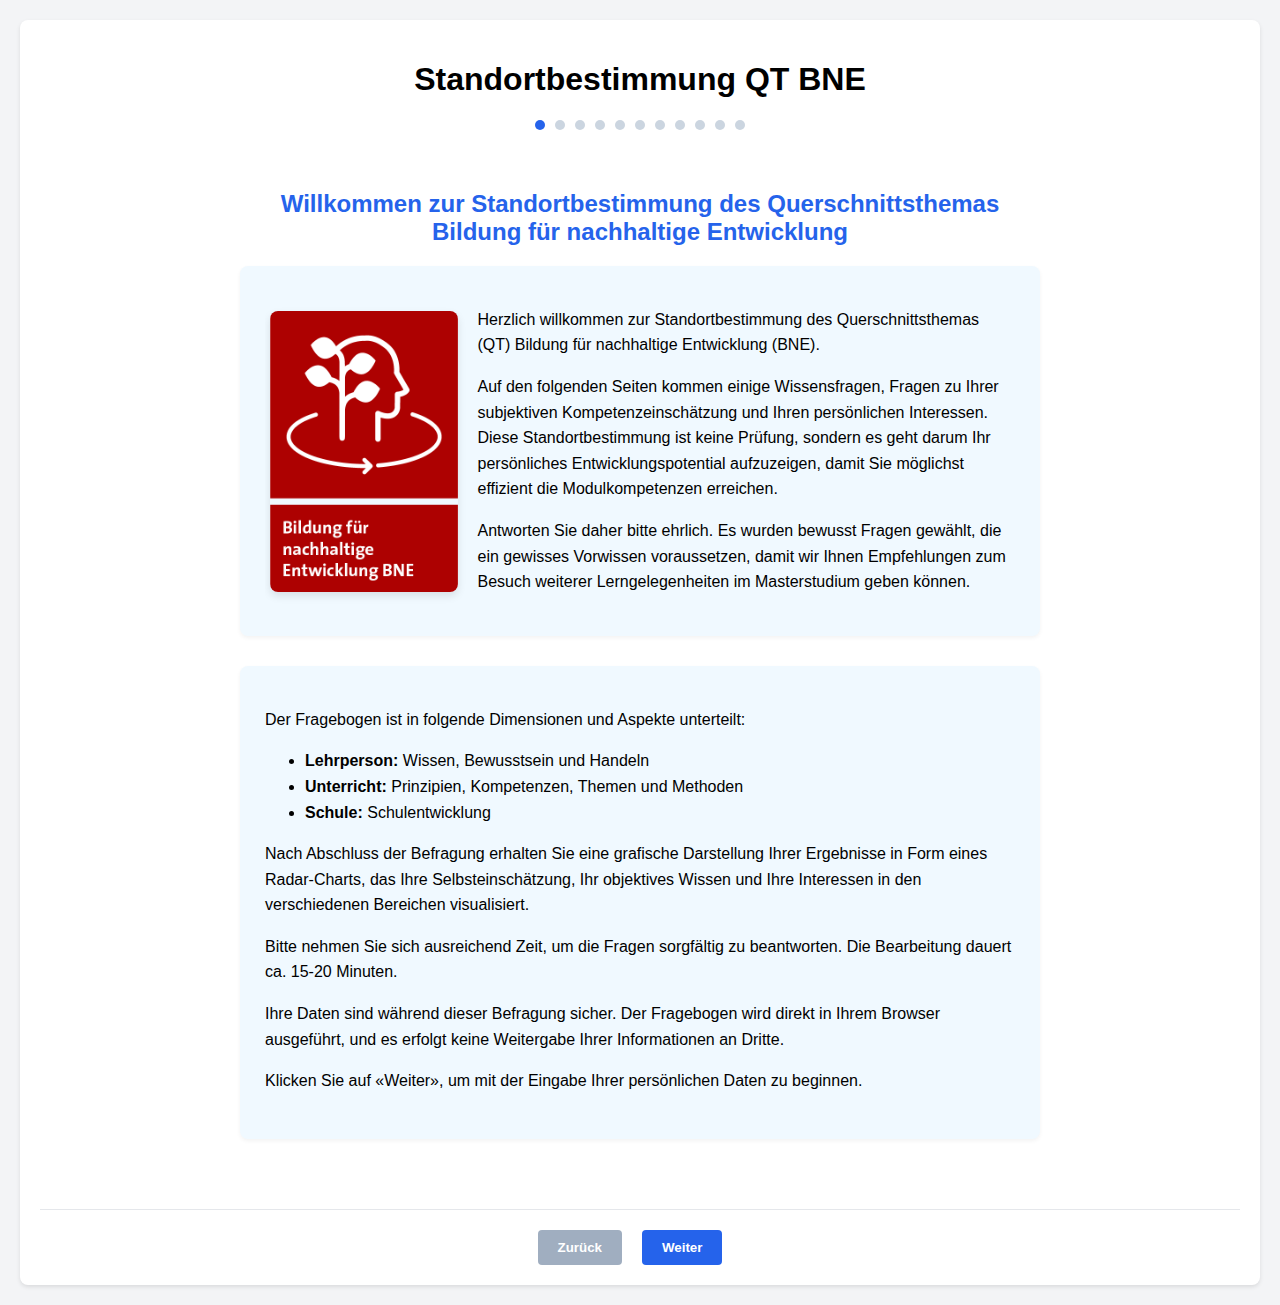
<file: index.html>
<!DOCTYPE html>
<html lang="de">
<head>
    <meta charset="UTF-8">
    <meta name="viewport" content="width=device-width, initial-scale=1.0">
    <title>Standortbestimmung QT BNE (C) ARI V1.1</title>
    <style>
        /* Grundlegende Seitengestaltung */
        body {
            font-family: Arial, sans-serif;
            margin: 0;
            padding: 20px;
            background-color: #f3f4f6;
        }
        .container {
            max-width: 1200px;
            margin: 0 auto;
            background: white;
            padding: 20px;
            border-radius: 8px;
            box-shadow: 0 2px 4px rgba(0,0,0,0.1);
        }
        
        /* Grid-Layout für verschiedene Seitenelemente */
        .grid {
            display: grid;
            grid-template-columns: 1fr;
            gap: 20px;
        }
        @media (min-width: 1500px) { /* Bei grossen Bildschirmen mehr Platz für Radar Chart */
            .results-grid {
                grid-template-columns: 1fr 2fr; 
            }
        }
        .results-columns {
            display: grid;
            grid-template-columns: 1fr 1fr;
            gap: 15px;
         }

        @media (max-width: 430px) {
            .results-columns {
                grid-template-columns: 1fr;
            }
        }
        
        /* Gestaltung der Frageelemente */
        .question-card {
            border: 1px solid #e5e7eb;
            padding: 15px;
            margin-bottom: 15px;
            border-radius: 6px;
        }
        .question-title {
            font-weight: bold;
            margin-bottom: 10px;
        }
        .meta-info {
            font-size: 0.9em;
            color: #666;
            margin-bottom: 10px;
        }
        
        /* Multiple-Choice Gestaltung */
        .mc-group {
            display: flex;
            flex-direction: column;
            gap: 8px;
        }
        .mc-option {
            display: flex;
            align-item: center;
            gap: 8px;
            padding: 8px;
            border-radius: 4px;
            cursor: pointer;
        }
        .mc-option:hover {
            background-color: #f3f4f6;
        }
        
        /* Slider-Gestaltung */
        .slider-container {
            padding: 20px 10px;
            position: relative;
        }
        .slider {
            width: 100%;
            height: 5px;
            background: #ddd;
            outline: none;
            -webkit-appearance: none;
            border-radius: 5px;
        }
        .slider::-webkit-slider-thumb {
            -webkit-appearance: none;
            width: 20px;
            height: 20px;
            background: #2563eb;
            border-radius: 50%;
            cursor: pointer;
        }
        .slider::-moz-range-thumb {
            width: 20px;
            height: 20px;
            background: #2563eb;
            border-radius: 50%;
            cursor: pointer;
            border: none;
        }
        .slider-labels {
            display: flex;
            justify-content: space-between;
            margin-top: 10px;
            font-size: 0.8em;
            color: #666;
        }
        .slider-value {
            text-align: center;
            margin-top: 10px;
            font-weight: bold;
            color: #2563eb;
        }
        
        /* Farbauswahl-Bereich für Radar-Chart */
        .color-picker-container {
            margin-top: 20px;
            margin-bottom: 20px;
            padding: 10px 15px;
            background-color: #f8fafc;
            border-radius: 8px;
            border: 1px solid #e2e8f0;
        }
        
        .color-picker-container h4 {
            margin-top: 0;
            margin-bottom: 10px;
            color: #4b5563;
            font-size: 14px;
        }
        
        .color-picker-row {
            display: flex;
            align-items: center;
            flex-wrap: wrap;
            gap: 15px;
        }
        
        .color-picker-row label {
            display: flex;
            align-items: center;
            gap: 8px;
            font-size: 12px;
            cursor: pointer;
        }
        
        .color-picker-row input[type="color"] {
            width: 30px;
            height: 30px;
            border: none;
            border-radius: 4px;
            cursor: pointer;
        }
        
        .reset-colors-btn {
            padding: 6px 12px;
            background-color: #f1f5f9;
            border: 1px solid #cbd5e1;
            border-radius: 4px;
            color: #475569;
            font-size: 14px;
            cursor: pointer;
            transition: all 0.2s;
        }
        
        .reset-colors-btn:hover {
            background-color: #e2e8f0;
        }
        #radarCanvas {
            width: 100%;
            max-width: 1000px;
            height: auto;
            image-rendering: -webkit-optimize-contrast;
            image-rendering: crisp-edges;
            -ms-interpolation-mode: nearest-neighbor;
            margin: 0 auto;
            display: block;
        }
        .legend {
            display: flex;
            justify-content: center;
            gap: 20px;
            margin-top: 16px;
        }
        .legend-item {
            display: flex;
            align-item: center;
            gap: 8px;
            font-size: 14px;
            font-weight: bold;
        }
        .legend-color {
            width: 20px;
            height: 10px;
            border-radius: 2px;
        }
        
        /* Seiten-Navigation */
        .page {
            opacity: 0;
            transition: opacity 0.3s ease-in-out;
            display: none;
        }
        .page.active {
            opacity: 1;
            display: block;
        }
        .navigation {
            display: flex;
            justify-content: center;
            gap: 20px;
            margin-top: 20px;
            padding-top: 20px;
            border-top: 1px solid #e5e7eb;
            transition: margin-top 0.3s ease; /* Sanfte Übergangsanimation */
        }
        .nav-button {
            padding: 10px 20px;
            background-color: #2563eb;
            color: white;
            border: none;
            border-radius: 4px;
            cursor: pointer;
            font-weight: bold;
        }
        .nav-button:disabled {
            background-color: #a0aec0;
            cursor: not-allowed;
        }
        
        /* Fortschrittsanzeige */
        .progress-indicator {
            display: flex;
            justify-content: center;
            margin-bottom: 20px;
        }
        .progress-dot {
            height: 10px;
            width: 10px;
            background-color: #cbd5e0;
            border-radius: 50%;
            margin: 0 5px;
        }
        .progress-dot.active {
            background-color: #2563eb;
        }
        
        /* Formularelemente */
        .form-group {
            margin-bottom: 15px;
        }
        .form-group label {
            display: block;
            margin-bottom: 5px;
            font-weight: bold;
        }
        .form-group input, .form-group select, .form-group textarea {
            width: 100%;
            padding: 8px;
            border: 1px solid #e2e8f0;
            border-radius: 4px;
            box-sizing: border-box;
        }
        
        /* Textformatierungen */
        .intro-text {
            margin-bottom: 20px;
            line-height: 1.6;
        }
        
        /* Zusammenfassungsbereiche */
        .summary-section {
            margin-bottom: 30px;
            padding: 15px;
            background-color: #f8fafc;
            border-radius: 6px;
        }
        .summary-section h3 {
            margin-top: 0;
            color: #2563eb;
        }
        .personal-data-section {
            margin-bottom: 30px;
            padding: 15px;
            background-color: #f0f9ff;
            border-radius: 6px;
        }
        .personal-data-section h3 {
            margin-top: 0;
            color: #0369a1;
        }
        .personal-data-item {
            margin-bottom: 8px;
        }
        .personal-data-label {
            font-weight: bold;
        }
        
        /* Fächerauswahl */
        .subjects-grid {
            display: grid;
            grid-template-columns: repeat(auto-fill, minmax(80px, 1fr));
            gap: 10px;
            margin-top: 10px;
        }
        .subject-item {
            display: flex;
            align-items: center;
            justify-content: center;
            background-color: #f0f9ff;
            padding: 10px 15px;
            border-radius: 6px;
            cursor: pointer;
            transition: all 0.3s ease;
            user-select: none;
            border: 1px solid #e2e8f0;
            text-align: center;
        }
        .subject-item:hover {
            background-color: #dbeafe;
            transform: translateY(-2px);
            box-shadow: 0 2px 4px rgba(0,0,0,0.1);
        }
        .subject-item.selected {
            background-color: #2563eb;
            color: white;
            border: 1px solid #1e40af;
            box-shadow: 0 2px 4px rgba(37, 99, 235, 0.3);
        }
        .subject-item.disabled {
            opacity: 0.5;
            cursor: not-allowed;
            transform: none;
            box-shadow: none;
        }
        
        /* Willkommensseite */
        .welcome-container {
            max-width: 800px;
            margin: 0 auto;
            padding: 20px;
        }
        h1 {
            text-align: center;
        }
        @media (max-width: 600px) {
            h1 {
                font-size: 1.2em;
            }
        }
        .welcome-header {
            color: #2563eb;
            margin-bottom: 20px;
            text-align: center;
        }
        @media (max-width: 600px) {
            .welcome-header {
                font-size: 1.2em;
            }
        }
        .welcome-card {
            background-color: #f0f9ff;
            border-radius: 8px;
            padding: 25px;
            box-shadow: 0 2px 4px rgba(0,0,0,0.05);
            margin-bottom: 30px;
        }
        .sdg-image {
            max-width: 100%;
            max-height: 400px;
            height: auto;
            margin: auto;
            display: block;
            padding-bottom: 20px;
        }

        /* Container für den ersten Teil des Begrüssungstextes */
        .first-intro-container {
            position: relative;
            overflow: hidden;
            line-height: 1.6; /* Verhindert Überlauf des Bildes */
        }
        
        /* Bild im Fliesstext der Begrüssungsseite */
        .welcome-image {
            float: left;
            margin: 20px 20px 8px 5px; /* Abstand oben, rechts, unten, links */
            width: 25%;
            object-fit: contain; /* Behält Seitenverhältnis bei */
            border-radius: 8px;
            box-shadow: 0 4px 8px rgba(0,0,0,0.1);
        }

        .selection-counter {
            margin-top: 10px;
            font-weight: bold;
            color: #2563eb;
        }
        
        /* Dropdown für Lerngelegenheiten */
        .custom-dropdown {
            position: relative;
            width: 100%;
            border: 1px solid #e2e8f0;
            border-radius: 4px;
            background-color: white;
        }
        .selected-options {
            padding: 10px;
            cursor: pointer;
            min-height: 24px;
            border-radius: 4px;
            display: flex;
            flex-wrap: wrap;
            gap: 5px;
        }
        .selected-options .placeholder {
            color: #a0aec0;
        }
        .selected-options:hover {
            background-color: #f8fafc;
        }
        .selected-tag {
            display: inline-flex;
            align-items: center;
            background-color: #e2e8f0;
            border-radius: 4px;
            padding: 2px 8px;
            margin-right: 2px;
            margin-bottom: 2px;
            font-size: 0.9em;
        }
        .remove-tag {
            margin-left: 5px;
            cursor: pointer;
            font-weight: bold;
            color: #718096;
        }
        .remove-tag:hover {
            color: #e53e3e;
        }
        .dropdown-options {
            position: absolute;
            width: 100%;
            max-height: 300px;
            overflow-y: auto;
            border: 1px solid #e2e8f0;
            border-top: none;
            border-radius: 0 0 4px 4px;
            background-color: white;
            z-index: 10;
            box-shadow: 0 4px 6px -1px rgba(0, 0, 0, 0.1);
            /* Dropdown standardmässig ausblenden */
            display: none;
        }
        .dropdown-option {
            padding: 10px;
            cursor: pointer;
            border-bottom: 1px solid #f7fafc;
            display: block;
            transition: all 0.2s ease;
        }
        .dropdown-option:hover {
            background-color: #f3f4f6;
        }
        .dropdown-option.selected {
            background-color: #e6f2ff;
            border-left: 3px solid #2563eb;
        }
        .dropdown-option-content {
            display: flex;
            flex-direction: column;
        }
        .dropdown-option-title {
            font-weight: bold;
            margin-bottom: 4px;
        }
        .dropdown-option-info {
            display: flex;
            justify-content: space-between;
            font-size: 0.85em;
        }
        .search-container {
            padding: 10px;
            border-bottom: 1px solid #e2e8f0;
            position: sticky;
            top: 0;
            background-color: white;
            z-index: 11;
        }
        .dropdown-search {
            width: 100%;
            padding: 8px 10px;
            border: 1px solid #e2e8f0;
            border-radius: 4px;
            font-size: 0.95em;
        }
        .option-category {
            font-size: 0.85em;
            color: #4a5568;
            display: block;
            margin-top: 2px;
        }
        .option-semester {
            font-size: 0.8em;
            color: #718096;
            display: inline-block;
            margin-top: 2px;
            background-color: #f0f9ff;
            padding: 1px 6px;
            border-radius: 4px;
        }
        .lerngelegenheiten-list {
            margin: 5px 0 0 20px;
            padding: 0;
        }
        .lerngelegenheiten-list li {
            margin-bottom: 5px;
        }
        .no-results {
            padding: 15px;
            color: #718096;
            text-align: center;
            font-style: italic;
        }
    </style>
</head>
<body>
    <div class="container">
        <h1>Standortbestimmung QT BNE</h1>
        <div class="progress-indicator" id="progressIndicator">
            <!-- Wird dynamisch gefüllt -->
        </div>
        
        <!-- Startseite -->
        <div class="page" id="page-start">
            <div class="welcome-container">
                <h2 class="welcome-header">Willkommen zur Standortbestimmung des Querschnittsthemas Bildung für nachhaltige Entwicklung</h2>                
                <div class="welcome-card">
                    <div class="first-intro-container">
                        <img src="[data-uri]" alt="BNE Logo" class="welcome-image">
                        <p>Herzlich willkommen zur Standortbestimmung des Querschnittsthemas (QT) Bildung für nachhaltige Entwicklung (BNE).</p>
                        <p>Auf den folgenden Seiten kommen einige Wissensfragen, Fragen zu Ihrer subjektiven Kompetenzeinschätzung und Ihren persönlichen Interessen. Diese Standortbestimmung ist keine Prüfung, sondern es geht darum Ihr persönliches Entwicklungspotential aufzuzeigen, damit Sie möglichst effizient die Modulkompetenzen erreichen. </p>
                        <p> Antworten Sie daher bitte ehrlich. Es wurden bewusst Fragen gewählt, die ein gewisses Vorwissen voraussetzen, damit wir Ihnen Empfehlungen zum Besuch weiterer Lerngelegenheiten im Masterstudium geben können.</p>                    
                    </div>
                </div>
                <div class="welcome-card">
                    <div class="intro-text">
                        <p>Der Fragebogen ist in folgende Dimensionen und Aspekte unterteilt:</p>                        <ul>
                            <li><strong>Lehrperson:</strong> Wissen, Bewusstsein und Handeln</li>
                            <li><strong>Unterricht:</strong> Prinzipien, Kompetenzen, Themen und Methoden</li>
                            <li><strong>Schule:</strong> Schulentwicklung</li>
                        </ul>
                        <p>Nach Abschluss der Befragung erhalten Sie eine grafische Darstellung Ihrer Ergebnisse in Form eines Radar-Charts, das Ihre Selbsteinschätzung, Ihr objektives Wissen und Ihre Interessen in den verschiedenen Bereichen visualisiert.</p>
                        <p>Bitte nehmen Sie sich ausreichend Zeit, um die Fragen sorgfältig zu beantworten. Die Bearbeitung dauert ca. 15-20 Minuten.</p>
                        <p>Ihre Daten sind während dieser Befragung sicher. Der Fragebogen wird direkt in Ihrem Browser ausgeführt, und es erfolgt keine Weitergabe Ihrer Informationen an Dritte.</p>
                        <p>Klicken Sie auf «Weiter», um mit der Eingabe Ihrer persönlichen Daten zu beginnen.</p>
                    </div>
                </div>
            </div>
        </div>
        
        <!-- Seite 1: Persönliche Daten -->
        <div class="page" id="page-0">
            <div class="intro-text">
                <p>Bitte füllen Sie zunächst Ihre persönlichen Daten aus und beantworten Sie dann die Fragen auf den folgenden Seiten.</p>
            </div>
            <div class="form-group">
                <label for="vorname">Vorname</label>
                <input type="text" id="vorname" name="vorname">
            </div>
            <div class="form-group">
                <label for="nachname">Nachname</label>
                <input type="text" id="nachname" name="nachname">
            </div>
            <div class="form-group">
                <label for="matrikelnummer">Matrikelnummer</label>
                <input type="text" id="matrikelnummer" name="matrikelnummer">
            </div>
            <div class="form-group">
                <label for="email">E-Mail-Adresse an PH</label>
                <input type="email" id="email" name="email">
            </div>
            <div class="form-group">
                <label>Studienfächer (maximal 4 Fächer auswählbar)</label>
                <div class="subjects-grid" id="subjects-container">
                    <!-- Wird dynamisch durch JavaScript gefüllt -->
                </div>
                <div class="selection-counter" id="selection-counter">Ausgewählte Fächer: 0/4</div>
            </div>
            <div class="form-group">
                <label>Besuchte Lerngelegenheiten mit QT Label BNE</label>
                <div class="custom-dropdown">
                    <div class="selected-options" id="selected-lerngelegenheiten-display" onclick="document.getElementById('lerngelegenheiten-options').style.display = document.getElementById('lerngelegenheiten-options').style.display === 'block' ? 'none' : 'block';">
                        <span class="placeholder">Bitte auswählen (Klicken zum Öffnen)...</span>
                    </div>
                    <div class="dropdown-options" id="lerngelegenheiten-options">
                        <div class="search-container">
                            <input type="text" id="lerngelegenheiten-search" placeholder="Suchen..." class="dropdown-search">
                        </div>
                        <div id="lerngelegenheiten-list">
                            <!-- Wird dynamisch mit JavaScript gefüllt -->
                        </div>
                    </div>
                </div>
            </div>
        </div>

        <!-- Fragen-Seiten werden dynamisch generiert -->
        <!-- Hier kommt pro Bereich eine eigene Seite -->
        
        <!-- Letzte Seite: Radar und Zusammenfassung -->
        <div class="page" id="page-final">
            <h2>Ihre Ergebnisse</h2>
            <p>
            Vielen Dank für die Beantwortung der Fragen. Hier ist die Zusammenfassung Ihrer Ergebnisse. Drücken Sie auf Abschliessen. Laden Sie diese bitte als pdf herunter und senden Sie das pdf bitte fristgerecht an: <mark>barbara.bamert@phbern.ch</mark><br></br>
            Fügen Sie die Ergebnisse Ihrer Standortbestimmung bitte noch in Ihr professionelles BNE-Konzept ein oder verlinken Sie es.<br></br>
            An der Standortbestimmung werden Rückmeldungen zu Spiderprofilen und Vorschläge gegeben, welche Lerngelegenheiten zu Ihrem Profil passen würden. Falls Sie eine individuelle Rückmeldung wünschen, können Sie gerne per Mail einen Beratungstermin vereinbaren.<br></br>
            </p>
            
            <div class="grid results-grid">
                <div>
                    <!-- Persönliche Daten Sektion -->
                    <div class="personal-data-section">
                        <h3>Persönliche Daten</h3>
                        <div id="personalDataSummary">
                            <!-- Wird dynamisch gefüllt -->
                        </div>
                    </div>
                    
                    <!-- Ergebnisse nach Bereichen -->
                    <div class="summary-section">
                        <h3>Ergebnisse nach Bereichen</h3>
                        <div id="resultsSummary">
                            <!-- Wird dynamisch gefüllt -->
                        </div>
                    </div>
                </div>
                
                <!-- Radar Graph Container -->
                <div class="radar-container">
                    <canvas id="radarCanvas" width="1000" height="1000"></canvas>
                    <div class="legend">
                        <div class="legend-item">
                            <svg width="30" height="15" viewBox="0 0 30 15">
                                <circle cx="15" cy="7.5" r="6" fill="rgba(37, 99, 235, 0.9)" stroke="rgba(37, 99, 235, 0.9)" stroke-width="2"/>
                            </svg>
                            <span>Subjektiv</span>
                        </div>
                        <div class="legend-item">
                            <svg width="30" height="15" viewBox="0 0 30 15">
                                <path d="M15,2 L21.9,14 L8.1,14 Z" fill="rgba(256, 256, 256, 0.9)" stroke="rgba(22, 163, 74, 0.9)" stroke-width="2"/>
                            </svg>
                            <span>Objektiv</span>
                        </div>
                        <div class="legend-item">
                            <svg width="30" height="15" viewBox="0 0 30 15">
                                <rect x="9" y="1.5" width="12" height="12" fill="rgba(220, 38, 38, 0.9)" stroke="rgba(220, 38, 38, 0.9)" stroke-width="2"/>
                            </svg>
                            <span>Interesse</span>
                        </div>
                    </div>
                    <div class="color-picker-container">
                        <h4>Farbgestaltung anpassen:</h4>
                        <div class="color-picker-row">
                            <label>
                                <input type="color" id="subjektiv-color" value="#2563eb" onchange="updateChartColors()">
                                Subjektiv
                            </label>
                            <label>
                                <input type="color" id="objektiv-color" value="#16a34a" onchange="updateChartColors()">
                                Objektiv
                            </label>
                            <label>
                                <input type="color" id="interesse-color" value="#dc2626" onchange="updateChartColors()">
                                Interesse
                            </label>
                            <button class="reset-colors-btn" onclick="resetChartColors()">Standardfarben</button>
                        </div>
                    </div>
                </div>
            </div>
        </div>

        <div class="navigation">
            <button id="prevButton" class="nav-button">Zurück</button>
            <button id="nextButton" class="nav-button">Weiter</button>
            <div class="progress-indicator" id="progressIndicator">
                <!-- Wird dynamisch gefüllt -->
            </div>
        </div>

    </div>

    <script>
        // =========================================================
        // FRAGENKATALOG - BEGINN
        // =========================================================
        // Grundlegende Konfiguration
        const MIN_WERT = 0;  // Minimaler Wert für Antworten
        const MAX_WERT = 3;  // Maximaler Wert für Antworten
        const MAX_SELECTED_SUBJECTS = 4;  // Maximale Anzahl auswählbarer Fächer
        
        // Definition der Bewertungsbereiche
        const BEREICHE = [
            "Lehrperson: Wissen", 
            "Lehrperson: Bewusstsein",
            "Lehrperson: Handeln",
            "Unterricht: Prinzipien",
            "Unterricht: Kompetenzen",
            "Unterricht: Themen",
            "Unterricht: Methoden",
            "Schule: Schulentwicklung",
        ];

        // Liste der Studienfächer (Kurzformen)
        const STUDIENFAECHER = [
            "D", "F", "M", "NT", "RZG", "WAH", "ERG", 
            "E", "BS", "BG", "TTG", "MU", "I", "RR", "L"
        ];

        // Fächerbeschreibungen für bessere Lesbarkeit
        const FACH_BESCHREIBUNGEN = {
            "D": "Deutsch",
            "F": "Französisch",
            "M": "Mathematik",
            "NT": "Natur & Technik",
            "RZG": "Räume, Zeiten, Gesellschaften",
            "WAH": "Wirtschaft, Arbeit, Haushalt",
            "ERG": "Ethik, Religionen, Gemeinschaft",
            "E": "Englisch",
            "BS": "Bewegung und Sport",
            "BG": "Bildnerisches Gestalten",
            "TTG": "Textiles und Technisches Gestalten",
            "MU": "Musik",
            "I": "Italienisch",
            "RR": "Rätoromanisch",
            "L": "Latein"
        };
        
        // Liste der verfügbaren Lerngelegenheiten
        const LERNGELEGENHEITEN = [
            {
                id: "bne_intro",
                semester: "HS",
                kategorie: "Persönliche und professionelle Entwicklung",
                titel: "Einführung BNE an der PHBern"
            },
            {
                id: "bne_lehrplan",
                semester: "HS & FS",
                kategorie: "Mikro- / Makroplanung",
                titel: "Bildung für Nachhaltige Entwicklung im Lehrplan"
            },
            {
                id: "zukunftskompetenzen",
                semester: "HS & FS",
                kategorie: "Beratung & Begleitung",
                titel: "Zukunftskompetenzen"
            },
            {
                id: "partizipativ",
                semester: "HS & FS",
                kategorie: "Zusammenarbeit & Kommunikation",
                titel: "Schule partizipativ gestalten"
            },
            {
                id: "bne_konzept",
                semester: "HS & FS",
                kategorie: "Persönliche und professionelle Entwicklung",
                titel: "Persönliches BNE-Konzept … hä?"
            },
            {
                id: "achtsamkeit",
                semester: "HS",
                kategorie: "Klassenführung",
                titel: "Sozio-emotionales Lernen & Beziehungsgestaltung – Achtsamkeit in der Schule"
            },
            {
                id: "heterogenitaet",
                semester: "HS",
                kategorie: "Klassenführung",
                titel: "Heterogenität im Klassenzimmer – mögliche Diagnosen und der Umgang damit"
            },
            {
                id: "wah_fachverstaendnis",
                semester: "HS & FS",
                kategorie: "Fachkompetenz & Mehrperspektivität WAH",
                titel: "Fach- und Bildungsverständnis WAH"
            },
            {
                id: "konsum_nachhaltigkeit",
                semester: "HS & FS",
                kategorie: "Fachkompetenz & Mehrperspektivität WAH",
                titel: "Lebensführung, Konsum und Nachhaltigkeit"
            },
            {
                id: "wirtschaft_gesellschaft",
                semester: "HS & FS",
                kategorie: "Fachkompetenz & Mehrperspektivität WAH",
                titel: "Wirtschaft und Gesellschaft"
            },
            {
                id: "rzg_fachverstaendnis",
                semester: "HS & FS",
                kategorie: "Fachkompetenz RZG",
                titel: "Fachverständnis RZG"
            },
            {
                id: "globale_herausforderungen",
                semester: "HS & FS",
                kategorie: "Fachkompetenz & Mehrperspektivität RZG",
                titel: "Globale Herausforderungen & lokal Brennpunkte"
            },
            {
                id: "alpen",
                semester: "HS & FS",
                kategorie: "Fachkompetenz & Mehrperspektivität RZG",
                titel: "Dynamische Alpen"
            },
            {
                id: "menschenrechte",
                semester: "HS & FS",
                kategorie: "Fachkompetenz & Mehrperspektivität RZG",
                titel: "Menschenrechte im Klassenzimmer"
            },
            {
                id: "kunst_zugaenge",
                semester: "FS",
                kategorie: "Mikroplanung BG / Klassenführung BG",
                titel: "Rezeptive Zugänge zur Bildenden Kunst und zu Bildwelten des Alltags"
            }
        ];

        // Definition aller Fragen des Fragebogens
        // Jede Frage hat: id, text, bereich, ebene, typ, antwortmöglichkeiten
        const FRAGEN = [
            // Lehrperson: Wissen (Nummerierung: 1x)
            {
                id: 11,
                text: "Wie gut kennen Sie sich mit den SDG aus?",
                bereich: "Lehrperson: Wissen",
                ebene: "subjektiv",
                typ: "slider",
                antworten: [
                    { text: "Keine Antwort", wert: 0 },
                    { text: "Wenig oder grundlegend", wert: 1 },
                    { text: "Fortgeschritten", wert: 2 },
                    { text: "Hohe Expertise", wert: 3 }
                ]
            },
            {
                id: 12,
                text: "Zu welcher Umsetzungsstrategie von Nachhaltigkeit passt die folgende Definition: «Weniger produzieren und konsumieren: Energie- und Materialverbrauch begrenzen. Beispiel: Vom Besitzen zum Teilen»",
                bereich: "Lehrperson: Wissen",
                ebene: "objektiv",
                typ: "mc",
                antworten: [
                    { text: "Suffizienz", wert: 3 }, // korrekte Antwort
                    { text: "Konsistenz", wert: 1 },
                    { text: "Effizienz", wert: 1 }, 
                ]
            },
            {
                id: 13,
                text: "Wie stark interessieren Sie sich für die SDG?",
                bereich: "Lehrperson: Wissen",
                ebene: "interesse",
                typ: "slider",
                antworten: [
                    { text: "Keine Antwort", wert: 0 },
                    { text: "Gering", wert: 1 },
                    { text: "Mittel", wert: 2 },
                    { text: "Hoch", wert: 3 }
                ]
            },
            {
                id: 14,
                text: "Um mein Unterricht zielorientierter gestalten zu können, möchte ich noch mehr über die Leitidee von Nachhaltiger Entwicklung und die Ziele einer BNE erfahren.",
                bereich: "Lehrperson: Wissen",
                ebene: "interesse",
                typ: "slider",
                antworten: [
                    { text: "Keine Antwort", wert: 0 },
                    { text: "Trifft eher nicht zu", wert: 1 },
                    { text: "Trifft eher zu", wert: 2 },
                    { text: "Trifft zu", wert: 3 }
                ]
            },
            {
                id: 15,
                text: "Der Lehrplan 21 bezieht sich auf das «Drei-Dimensionen-Modell der Nachhaltigen Entwicklung». Welche ist keine der drei Dimensionen?",
                bereich: "Lehrperson: Wissen",
                ebene: "objektiv",
                typ: "mc",
                antworten: [
                    { text: "Gesellschaft", wert: 1 },
                    { text: "Umwelt", wert: 1 },
                    { text: "Soziales", wert: 3 }, // korrekte Antwort
                    { text: "Wirtschaft", wert: 1 }
                ]
            },
            {
                id: 16,
                text: "Ist die Förderung einer Nachhaltigen Entwicklung in der Schweizerischen Bundesverfassung als Auftrag staatlichen Handelns festgeschrieben?",
                bereich: "Lehrperson: Wissen",
                ebene: "objektiv",
                typ: "mc",
                antworten: [
                    { text: "Ja", wert: 3 }, // korrekte Antwort
                    { text: "Nein", wert: 1 }
                ]
            },
            {
                id: 17,
                text: "Im BNE-Unterricht gibt es verschiedene normative Rahmen. Um welchen Ansatz handelt es sich bei: Vermittlung von Expertenwissen, Förderung nachhaltigen Verhaltens und Lernen für eine nachhaltige Entwicklung?",
                bereich: "Lehrperson: Wissen",
                ebene: "objektiv",
                typ: "mc",
                antworten: [
                    { text: "Instrumenteller Ansatz", wert: 3 }, // korrekte Antwort
                    { text: "Emanzipatorischer Ansatz", wert: 1 },
                    { text: "Transformativer Ansatz", wert: 1 }
                ]
            },
            {
                id: 18,
                text: "Im BNE-Unterricht gibt es verschiedene normative Rahmen. Um welchen Ansatz handelt es sich bei: Widersprüche (dialektisch) überwinden, nicht-Vorhersehbarkeit, Emotionen, Lernen durch nachhaltige Entwicklung?",
                bereich: "Lehrperson: Wissen",
                ebene: "objektiv",
                typ: "mc",
                antworten: [
                    { text: "Instrumenteller Ansatz", wert: 1 },
                    { text: "Emanzipatorischer Ansatz", wert: 1 },
                    { text: "Transformativer Ansatz", wert: 3 } // korrekte Antwort
                ]
            },
            {
                id: 19,
                text: "Welche Gefahr besteht primär bei einem emanzipatorischen Ansatz im BNE-Unterricht?",
                bereich: "Lehrperson: Wissen",
                ebene: "objektiv",
                typ: "mc",
                antworten: [
                    { text: "Gefahr der Indoktrination", wert: 1 },
                    { text: "Gefahr des Zeitmangels", wert: 3 } // korrekte Antwort
                ]
            },
            // Lehrperson: Bewusstsein (Nummerierung: 2x)
            {
                id: 21,
                text: "Ich fühle mich sicher, wie ich im BNE-Unterricht meinen Standpunkt und meine Meinung vertreten darf und kann.",
                bereich: "Lehrperson: Bewusstsein",
                ebene: "subjektiv",
                typ: "slider",
                antworten: [
                    { text: "Keine Antwort", wert: 0 },
                    { text: "Trifft nicht zu", wert: 1 },
                    { text: "Trifft eher zu", wert: 2 },
                    { text: "Trifft zu", wert: 3 }
                ]
            },
            {
                id: 22,
                text: "Ich möchte mehr über den Beutelsbacher Konsens erfahren und mich mit der Umsetzung von BNE im Unterricht auseinandersetzen",
                bereich: "Lehrperson: Bewusstsein",
                ebene: "interesse",
                typ: "slider",
                antworten: [
                    { text: "Keine Antwort", wert: 0 },
                    { text: "Trifft eher nicht zu", wert: 1 },
                    { text: "Trifft eher zu", wert: 2 },
                    { text: "Trifft sehr zu", wert: 3 }
                ]
            },
            {
                id: 23,
                text: "Der Beutelsbacher Konsens besagt, dass sich Lehrpersonen im Unterricht nicht zu politisch heiklen Themen äussern sollten.",
                bereich: "Lehrperson: Bewusstsein",
                ebene: "objektiv",
                typ: "mc",
                antworten: [
                    { text: "Richtig", wert: 1 },
                    { text: "Falsch", wert: 3 }, // korrekte Antwort
                    { text: "Teilweise richtig", wert: 1 },
                ]
            },
            {
                id: 24,
                text: "Ich kann mich gut zu den Zielen einer (B)NE positionieren und habe eine klare Haltung zu dem aktuellen Diskurs.",
                bereich: "Lehrperson: Bewusstsein",
                ebene: "subjektiv",
                typ: "slider",
                antworten: [
                    { text: "Keine Antwort", wert: 0 },
                    { text: "Trifft nicht zu", wert: 1 },
                    { text: "Trifft eher zu", wert: 2 },
                    { text: "Trifft zu", wert: 3 }
                ]
            },
            {
                id: 25,
                text: "Ich fühle mich noch nicht sicher, wie ich im BNE-Unterricht meinen Standpunkt und meine Meinung vertreten kann. Ich möchte deshalb noch mehr darüber erfahren, was im BNE-Unterricht erwünscht, und was verboten ist.",
                bereich: "Lehrperson: Bewusstsein",
                ebene: "interesse",
                typ: "slider",
                antworten: [
                    { text: "Keine Antwort", wert: 0 },
                    { text: "Trifft nicht zu", wert: 1 },
                    { text: "Trifft teilweise zu", wert: 2 },
                    { text: "Trifft zu", wert: 3 }
                ]
            },

            // Lehrperson: Handeln (Nummerierung: 3x)
            {
                id: 31,
                text: "Wie stark beschäftigt Sie die Frage, wie Ihr Handeln als Lehrperson das Lernen der Schüler*innen in Bezug auf BNE beeinflusst?",
                bereich: "Lehrperson: Handeln",
                ebene: "subjektiv",
                typ: "slider",
                antworten: [
                    { text: "Keine Antwort", wert: 0 },
                    { text: "Wenig", wert: 1 },
                    { text: "Mittel", wert: 2 },
                    { text: "Stark", wert: 3 }
                ]
            },
            {
                id: 32,
                text: "Die lernförderlichen Gelegenheiten werden im Rahmen der Agenda 2030 zusammen mit den Schlüsselkompetenzen einer BNE als wichtig erachtet.",
                bereich: "Lehrperson: Handeln",
                ebene: "objektiv",
                typ: "mc",
                antworten: [
                    { text: "Richtig", wert: 3 }, // korrekte Antwort
                    { text: "Falsch", wert: 1 }, 
                   
                ]
            },
            {
                id: 33,
                text: "Der Whole Institution Approach (WIA) zeigt Möglichkeiten auf, wie BNE in der Schule ohne Einbezug von ausserschulischen Akteur:innen umgesetzt werden kann.",
                bereich: "Lehrperson: Handeln",
                ebene: "objektiv",
                typ: "mc",
                antworten: [
                    { text: "Richtig", wert: 1 }, 
                    { text: "Falsch", wert: 3 }, // korrekte Antwort
                   
                ]
            },
            {
                id: 35,
                text: "Inwiefern haben Sie BNE bereits in Ihrem Unterricht / in Ihren Praktika integrieren können?",
                bereich: "Lehrperson: Handeln",
                ebene: "subjektiv",
                typ: "slider",
                antworten: [
                    { text: "Keine Antwort", wert: 0 },
                    { text: "Gar nicht", wert: 1 },
                    { text: "Ein bisschen", wert: 2 },
                    { text: "Stark", wert: 3 }
                ]
            },
            {
                id: 36,
                text: "Um mein eigenes Rollen- und Funktionsverständnis in Zusammenhang mit nachhaltiger Entwicklung und BNE als Lehrperson zu definieren, möchte ich mich mit entsprechenden Konzepten auseinandersetzen.",
                bereich: "Lehrperson: Handeln",
                ebene: "interesse",
                typ: "slider",
                antworten: [
                    { text: "Keine Antwort", wert: 0 },
                    { text: "Stimme eher nicht zu", wert: 1 },
                    { text: "Stimme teilweise zu", wert: 2 },
                    { text: "Stimme zu", wert: 3 }
                ]
            },

            // Unterricht: Prinzipien (Nummerierung: 4x)
            {
                id: 41,
                text: "Ich kenne bereits viele BNE-relevante Prinzipien, die ich im Unterricht umsetzen kann.",
                bereich: "Unterricht: Prinzipien",
                ebene: "subjektiv",
                typ: "slider",
                antworten: [
                    { text: "Keine Antwort", wert: 0 },
                    { text: "Trifft nicht zu", wert: 1 },
                    { text: "Trifft teilweise zu", wert: 2 },
                    { text: "Trifft zu", wert: 3 }
                ]
            },
            {
                id: 42,
                text: "Aktualitätsbezug ist als eines von drei didaktischen BNE-Prinzipen im Lehrplan 21 verankert. Ist die Aussage korrekt?",
                bereich: "Unterricht: Prinzipien",
                ebene: "objektiv",
                typ: "mc",
                antworten: [
                    { text: "Ja", wert: 1 },
                    { text: "Nein", wert: 3 } // korrekte Antwort
                ]
            },
            {
                id: 43,
                text: "«Im Unterricht werden eigene und kollektive Denkweisen und Werte aufgespürt und miteinander verglichen.» Um welches pädagogische Prinzip von éducation21 handelt es sich?",
                bereich: "Unterricht: Prinzipien",
                ebene: "objektiv",
                typ: "mc",
                antworten: [
                    { text: "Wertereflexion und Handlungsorientierung", wert: 3 }, // korrekte Antwort
                    { text: "Chancengerechtigkeit", wert: 1 },
                    { text: "Partizipation und Empowerment", wert: 1 }
                ]
            },
            {
                id: 44,
                text: "«Nachhaltige Entwicklung ist ein optimistischer Ansatz, der sich an einer positiven Zukunft orientiert.» Um welches pädagogische Prinzip von éducation21 handelt es sich?",
                bereich: "Unterricht: Prinzipien",
                ebene: "objektiv",
                typ: "mc",
                antworten: [
                    { text: "Visionsorientierung", wert: 3 }, // korrekte Antwort
                    { text: "Vernetztes Denken", wert: 1 },
                    { text: "Partizipation und Empowerment", wert: 1 }
                ]
            },
            {
                id: 45,
                text: "Um die BNE-Prinzipien noch besser verstehen zu können, möchte ich mich vertiefter mit diesen befassen.",
                bereich: "Unterricht: Prinzipien",
                ebene: "interesse",
                typ: "slider",
                antworten: [
                    { text: "Keine Antwort", wert: 0 },
                    { text: "Stimme eher nicht zu", wert: 1 },
                    { text: "Stimme teilweise zu", wert: 2 },
                    { text: "Stimme zu", wert: 3 }
                ]
            },

            // Unterricht: Kompetenzen (Nummerierung: 5x)
            {
                id: 51,
                text: "Wie gut können Sie BNE-Kompetenzen in Ihrem Unterricht fördern?",
                bereich: "Unterricht: Kompetenzen",
                ebene: "subjektiv",
                typ: "slider",
                antworten: [
                    { text: "Keine Antwort", wert: 0 },
                    { text: "Grundlegend", wert: 1 },
                    { text: "Gut", wert: 2 },
                    { text: "Sehr gut", wert: 3 }
                ]
            },
            {
                id: 52,
                text: "Die von éducation21 formulierten Kompetenzen können den DeSeCo-Schlüsselkompetenzen zugeordnet werden. Zu welcher Kategorie gehören Verantwortung, Werte und Handeln?",
                bereich: "Unterricht: Kompetenzen",
                ebene: "objektiv",
                typ: "mc",
                antworten: [
                    { text: "Interaktive Verwendung von Medien und Tools", wert: 1 },
                    { text: "Interagieren in heterogenen Gruppen", wert: 1 },
                    { text: "Eigenständiges Handeln", wert: 3 } // korrekte Antwort
                ]
            },
            {
                id: 53,
                text: "Im Lehrplan 21 sind spezifische BNE-Kompetenzen ausformuliert.",
                bereich: "Unterricht: Kompetenzen",
                ebene: "objektiv",
                typ: "mc",
                antworten: [
                    { text: "Ja", wert: 1 },
                    { text: "Nein, nur über fächerübergreifende Querverweise", wert: 3 }, // korrekte Antwort
                    { text: "Nein, überhaupt nicht", wert: 1 }
                ]
            },
            {
                id: 54,
                text: "Wie gut kennen Sie sich mit den BNE-Kompetenzen aus?",
                bereich: "Unterricht: Kompetenzen",
                ebene: "subjektiv",
                typ: "slider",
                antworten: [
                    { text: "Keine Antwort", wert: 0 },
                    { text: "Wenig Kenntnisse", wert: 1 },
                    { text: "Mittlere Kompetenzen", wert: 2 },
                    { text: "Hohe Kompetenzen", wert: 3 }
                ]
            },
            {
                id: 55,
                text: "Um welche BNE-Kompetenz nach éducation21 handelt es sich: «Sich als Teil der Welt erfahren (Sich selbst, die soziale und natürliche Umwelt ganzheitlich und im globalen Kontext wahrnehmen)»?",
                bereich: "Unterricht: Kompetenzen",
                ebene: "objektiv",
                typ: "mc",
                antworten: [
                    { text: "Verantwortung", wert: 3 }, // korrekte Antwort
                    { text: "Partizipation", wert: 1 },
                    { text: "Kooperation", wert: 1 }
                ]
            },
            {
                id: 56,
                text: "Um meinen Unterricht kompetenzorientiert gestalten zu können, möchte ich mich noch vertiefter mit den BNE-Kompetenzen auseinandersetzen.",
                bereich: "Unterricht: Kompetenzen",
                ebene: "interesse",
                typ: "slider",
                antworten: [
                    { text: "Keine Antwort", wert: 0 },
                    { text: "Stimme eher nicht zu", wert: 1 },
                    { text: "Stimme teilweise zu", wert: 2 },
                    { text: "Stimme zu", wert: 3 }
                ]
            },
            {
                id: 57,
                text: "Wie schätzen Sie Ihre Kompetenzen im Bereich der BNE im Unterricht ein?",
                bereich: "Unterricht: Kompetenzen",
                ebene: "subjektiv",
                typ: "slider",
                antworten: [
                    { text: "Keine Antwort", wert: 0 },
                    { text: "Wenig Kenntnisse", wert: 1 },
                    { text: "Mittlere Kompetenzen", wert: 2 },
                    { text: "Hohe Kompetenzen", wert: 3 }
                ]
            },
            {
                id: 58,
                text: "Die Kompetenz zur integrierten Problemlösung (Schlüsselkompetenzen für BNE im Rahmen der Agenda 2030) beinhaltet die Fähigkeit die eigenen Werte, Wahrnehmungen und Handlungen zu reflektieren.",
                bereich: "Unterricht: Kompetenzen",
                ebene: "objektiv",
                typ: "mc",
                antworten: [
                    { text: "Ja", wert: 1 }, 
                    { text: "Nein", wert: 3 }, // korrekte Antwort
                 
                ]
            },

            // Unterricht: Themen (Nummerierung: 6x)
            {
                id: 61,
                text: "Wie gut kennen Sie die fächerübergreifenden Themen zu nachhaltiger Entwicklung im Lehrplan 21?",
                bereich: "Unterricht: Themen",
                ebene: "subjektiv",
                typ: "slider",
                antworten: [
                    { text: "Keine Antwort", wert: 0 },
                    { text: "Wenig", wert: 1 },
                    { text: "Gut", wert: 2 },
                    { text: "Sehr gut", wert: 3 }
                ]
            },
            {
                id: 62,
                text: "Im Lehrplan 21 ist das Thema \"Geschlechter und Gleichstellung\" kein fächerübergreifendes Thema im Kontext Bildung für nachhaltige Entwicklung.",
                bereich: "Unterricht: Themen",
                ebene: "objektiv",
                typ: "mc",
                antworten: [
                    { text: "Richtig", wert: 1 },
                    { text: "Falsch", wert: 3 } // korrekte Antwort
                ]
            },
            {
                id: 63,
                text: "Im Lehrplan 21 werden sieben fächerübergreifende Themen unter der Leitidee Nachhaltiger Entwicklung aufgeführt.",
                bereich: "Unterricht: Themen",
                ebene: "objektiv",
                typ: "mc",
                antworten: [
                    { text: "Richtig", wert: 3 }, // korrekte Antwort
                    { text: "Falsch", wert: 1 }
                ]
            },
            {
                id: 64,
                text: "Wie interessiert sind Sie daran, sich mit fächerübergreifenden Themen zur nachhaltigen Entwicklung auseinanderzusetzen?",
                bereich: "Unterricht: Themen",
                ebene: "interesse",
                typ: "slider",
                antworten: [
                    { text: "Keine Antwort", wert: 0 },
                    { text: "Wenig interessiert", wert: 1 },
                    { text: "Interessiert", wert: 2 },
                    { text: "sehr interessiert", wert: 3 }
                ]
            },
            {
                id: 65,
                text: "Im Lehrplan 21 finden sich zusätzlich zu den fächerübergreifenden Themen bei den fachspezifischen Kompetenzen noch BNE-Verweise.",
                bereich: "Unterricht: Themen",
                ebene: "objektiv",
                typ: "mc",
                antworten: [
                    { text: "Nein", wert: 1 },
                    { text: "Ja", wert: 3 } // korrekte Antwort
                ]
            },
            {
                id: 66,
                text: "Ich kann mir vorstellen auch weitere Themen interdisziplinär in meinen Fächern zu behandeln.",
                bereich: "Unterricht: Themen",
                ebene: "subjektiv",
                typ: "slider",
                antworten: [
                    { text: "Keine Antwort", wert: 0 },
                    { text: "Wenig interessiert", wert: 1 },
                    { text: "Interessiert", wert: 2 },
                    { text: "Sehr interessiert", wert: 3 }
                ]
            },

            // Unterricht: Methoden (Nummerierung: 7x)
            {
                id: 71,
                text: "Wie gut beherrschen Sie unterschiedliche Methoden zur Förderung von BNE im Unterricht?",
                bereich: "Unterricht: Methoden",
                ebene: "subjektiv",
                typ: "slider",
                antworten: [
                    { text: "Keine Antwort", wert: 0 },
                    { text: "Grundlegend", wert: 1 },
                    { text: "Gut", wert: 2 },
                    { text: "Sehr gut", wert: 3 }
                ]
            },
            {
                id: 72,
                text: "Für die Förderung von kreativen Lösungsansätzen bei Nachhaltigkeitsproblemen eignet sich im Kontext von BNE die Methode Design Thinking.",
                bereich: "Unterricht: Methoden",
                ebene: "objektiv",
                typ: "mc",
                antworten: [
                    { text: "Ja", wert: 3 }, // korrekte Antwort
                    { text: "Nein", wert: 1 }
                ]
            },
            {
                id: 73,
                text: "Schüler*innen setzen sich mit einem moralischen Dilemma auseinander und beschreiben ihre Gefühle. Welcher Unterrichtszugang trifft am besten zu?",
                bereich: "Unterricht: Methoden",
                ebene: "objektiv",
                typ: "mc",
                antworten: [
                    { text: "Transformatives Lernen", wert: 3 }, // korrekte Antwort
                    { text: "Entdeckendes Lernen", wert: 1 },
                    { text: "Situatives Lernen", wert: 1 }
                ]
            },
            {
                id: 74,
                text: "Wie interessiert sind Sie daran, diese Unterrichtsmethoden für BNE in Ihrem Unterricht umzusetzen?",
                bereich: "Unterricht: Methoden",
                ebene: "interesse",
                typ: "slider",
                antworten: [
                    { text: "Keine Antwort", wert: 0 },
                    { text: "Wenig interessiert", wert: 1 },
                    { text: "Interessiert", wert: 2 },
                    { text: "sehr interessiert", wert: 3 }
                ]
            },
            {
                id: 75,
                text: "Das problembasierte Lernen ist eine Methode der Zukunftswerkstatt.",
                bereich: "Unterricht: Methoden",
                ebene: "objektiv",
                typ: "mc",
                antworten: [
                    { text: "Ja", wert: 1 }, 
                    { text: "Nein", wert: 3 }, // korrekte Antwort
                ]
            },

            // Schule: Schulentwicklung (Nummerierung: 8x)
            {
                id: 81,
                text: "Welche der untenstehenden Massnahmen ist für den Whole Institution Approach <mark> nicht </mark> von zentraler Bedeutung?",
                bereich: "Schule: Schulentwicklung",
                ebene: "objektiv",
                typ: "mc",
                antworten: [
                    { text: "Fächerübergreifende Projekte", wert: 1 },
                    { text: "Politische Einstellung von Lehrpersonen", wert: 3 }, // korrekte Antwort
                    { text: "Partizipative Schulkultur", wert: 1 },
                ]
            },
            {
                id: 82,
                text: "Das wichtigste Anliegen des Whole Institution Approaches ist es, dass alle Lehrpersonen BNE in ihrem Unterricht umsetzen.",
                bereich: "Schule: Schulentwicklung",
                ebene: "objektiv",
                typ: "mc",
                antworten: [
                    { text: "Ja", wert: 3 }, // korrekte Antwort
                    { text: "Nein", wert: 1 }
                ]
            },
            {
                id: 83,
                text: "Wie gut verstehen Sie das Konzept des Whole Institution Approach für die Umsetzung von BNE?",
                bereich: "Schule: Schulentwicklung",
                ebene: "subjektiv",
                typ: "slider",
                antworten: [
                    { text: "Keine Antwort", wert: 0 },
                    { text: "Grundlegend", wert: 1 },
                    { text: "Gut", wert: 2 },
                    { text: "Sehr gut", wert: 3 }
                ]
            },
            {
                id: 84,
                text: "Wie interessiert sind Sie an der Umsetzung von BNE im schulischen Kontext als angehende Lehrperson?",
                bereich: "Schule: Schulentwicklung",
                ebene: "interesse",
                typ: "slider",
                antworten: [
                    { text: "Keine Antwort", wert: 0 },
                    { text: "Wenig interessiert", wert: 1 },
                    { text: "Interessiert", wert: 2 },
                    { text: "sehr interessiert", wert: 3 }
                ]
            }
    
        ];
        // =========================================================
        // FRAGENKATALOG - ENDE
        // =========================================================

        // Globale Zustandsvariablen
        let antworten = {};  // Speichert alle Antworten
        let personalData = {};  // Speichert persönliche Daten
        let currentPage = 0;  // Aktuelle Seite
        let pages = [];  // Liste aller Seiten
        let selectedSubjects = [];  // Ausgewählte Studienfächer
        let selectedLerngelegenheiten = [];  // Ausgewählte Lerngelegenheiten
        
        // Handler für Lerngelegenheit-Auswahl
        function handleLerngelegenheitSelection(lgId) {
            // Toggle Auswahl: Hinzufügen falls nicht vorhanden, entfernen falls vorhanden
            if (selectedLerngelegenheiten.includes(lgId)) {
                selectedLerngelegenheiten = selectedLerngelegenheiten.filter(id => id !== lgId);
            } else {
                selectedLerngelegenheiten.push(lgId);
            }
            
            // Element-Stil aktualisieren
            const element = document.querySelector(`.dropdown-option[data-id="${lgId}"]`);
            if (element) {
                if (selectedLerngelegenheiten.includes(lgId)) {
                    element.classList.add('selected');
                } else {
                    element.classList.remove('selected');
                }
            }
            
            // Ausgewählte Elemente anzeigen
            updateSelectedLerngelegenheitenDisplay();
        }
        
        // Funktion zum Aktualisieren der Anzeige der ausgewählten Lerngelegenheiten
        function updateSelectedLerngelegenheitenDisplay() {
            const display = document.getElementById('selected-lerngelegenheiten-display');
            if (!display) return;
            
            // Zeige Platzhalter, wenn keine Lerngelegenheiten ausgewählt sind
            if (selectedLerngelegenheiten.length === 0) {
                display.innerHTML = '<span class="placeholder">Bitte auswählen (Klicken zum Öffnen)...</span>';
                return;
            }
            
            // Generiere Tags für ausgewählte Lerngelegenheiten
            display.innerHTML = selectedLerngelegenheiten.map(id => {
                const lg = LERNGELEGENHEITEN.find(item => item.id === id);
                if (!lg) return '';
                
                return `<span class="selected-tag">${lg.titel} <span class="remove-tag" onclick="removeLerngelegenheit('${id}')">×</span></span>`;
            }).join('');
        }
        
        // Funktion zum Entfernen einer Lerngelegenheit
        function removeLerngelegenheit(id) {
            event.stopPropagation(); // Verhindert, dass das Dropdown sich schliesst
            
            // Aus der Auswahl entfernen
            selectedLerngelegenheiten = selectedLerngelegenheiten.filter(item => item !== id);
            
            // Element-Stil aktualisieren
            const element = document.querySelector(`.dropdown-option[data-id="${id}"]`);
            if (element) {
                element.classList.remove('selected');
            }
            
            // Anzeige aktualisieren
            updateSelectedLerngelegenheitenDisplay();
        }
        
        // Seiten nach Bereichen erstellen
        function initPages() {
            // Startseite und persönliche Daten-Seite sind bereits im HTML vorhanden
            
            // Gruppiere Fragen nach Bereichen für bessere Organisation
            const bereicheFragen = BEREICHE.reduce((acc, bereich) => {
                acc[bereich] = FRAGEN.filter(frage => frage.bereich === bereich);
                return acc;
            }, {});
            
            // Erstelle für jeden Bereich eine eigene Fragensei
            let pageIndex = 1; // Start bei 1, weil 0 bereits persönliche Daten sind
            BEREICHE.forEach(bereich => {
                const pageId = `page-${pageIndex}`;
                pages.push(pageId);
                
                // Erstelle Container für diesen Bereich
                const pageDiv = document.createElement('div');
                pageDiv.className = 'page';
                pageDiv.id = pageId;
                
                // Titel für den Bereich
                const bereichTitel = document.createElement('h2');
                bereichTitel.textContent = bereich;
                pageDiv.appendChild(bereichTitel);
                
                // Fragen für diesen Bereich hinzufügen
                const bereichContainer = document.createElement('div');
                bereichContainer.id = `bereich-${pageIndex}`;
                pageDiv.appendChild(bereichContainer);
                
                // Füge die Seite zum Dokument hinzu
                document.querySelector('.container').insertBefore(pageDiv, document.getElementById('page-final'));
                
                pageIndex++;
            });
            
            // Final-Seite als letzte Seite hinzufügen
            pages.push('page-final');
            
            // Fortschrittsanzeige erstellen
            updateProgressIndicator();
        }

        // Fortschrittsanzeige aktualisieren
        function updateProgressIndicator() {
            const progressContainer = document.getElementById('progressIndicator');
            progressContainer.innerHTML = '';
            
            const totalPages = pages.length + 2; // +1 für Startseite, +1 für persönliche Daten
            
            // Erstelle einen Punkt für jede Seite im Fortschrittsbalken
            for (let i = 0; i < totalPages; i++) {
                const dot = document.createElement('div');
                dot.className = 'progress-dot';
                // Markiere den aktuellen Punkt
                if (i === currentPage) {
                    dot.classList.add('active');
                }
                progressContainer.appendChild(dot);
            }
        }

        // Fragen für den aktuellen Bereich rendern
        function renderFragen() {
            // Keine Fragen auf der Start-, persönlichen Daten- und Ergebnisseite
            if (currentPage === 0 || currentPage === 1 || currentPage === pages.length + 1) {
                return; 
            }
            
            const bereichIndex = currentPage - 2; // -2 wegen Start- und persönlicher Daten-Seite
            const bereich = BEREICHE[bereichIndex];
            const bereichContainer = document.getElementById(`bereich-${currentPage - 1}`);
            
            // Fragen für diesen Bereich filtern
            const bereichFragen = FRAGEN.filter(frage => frage.bereich === bereich);
            
            // HTML für alle Fragen des Bereichs erstellen
            bereichContainer.innerHTML = bereichFragen.map(frage => {
                if (frage.typ === 'slider') {
                    return `
                        <div class="question-card">
                            <div class="question-title">${frage.text}</div>
                            <div class="meta-info">
                                Ebene: ${frage.ebene}
                            </div>
                            <div class="slider-container">
                                <input 
                                    type="range" 
                                    min="${MIN_WERT}" 
                                    max="${MAX_WERT}" 
                                    step="1"
                                    value="${antworten[frage.id] || MIN_WERT}"
                                    onchange="handleAntwort(${frage.id}, parseInt(this.value))"
                                    oninput="this.nextElementSibling.nextElementSibling.textContent = this.value"
                                    class="slider"
                                >
                                <div class="slider-labels">
                                    ${frage.antworten.map(antwort => `
                                        <span>${antwort.text}</span>
                                    `).join('')}
                                </div>
                                <div class="slider-value">${antworten[frage.id] || MIN_WERT}</div>
                            </div>
                        </div>
                    `;
                } else {
                    return `
                        <div class="question-card">
                            <div class="question-title">${frage.text}</div>
                            <div class="meta-info">
                                Ebene: ${frage.ebene}
                            </div>
                            <div class="mc-group">
                                ${frage.antworten.map((antwort, idx) => `
                                    <label class="mc-option">
                                        <input 
                                            type="radio" 
                                            name="frage-${frage.id}" 
                                            value="${antwort.wert}"
                                            ${antworten[frage.id] === antwort.wert ? 'checked' : ''}
                                            onchange="handleAntwort(${frage.id}, ${antwort.wert})"
                                        >
                                        ${antwort.text}
                                    </label>
                                `).join('')}
                            </div>
                        </div>
                    `;
                }
            }).join('');
        }

        // Sammeln der persönlichen Daten aus dem Formular
        function collectPersonalData() {
            personalData = {
                vorname: document.getElementById('vorname').value,
                nachname: document.getElementById('nachname').value,
                matrikelnummer: document.getElementById('matrikelnummer').value,
                email: document.getElementById('email').value,
                studienfaecher: selectedSubjects,
                lerngelegenheiten: selectedLerngelegenheiten.map(id => {
                    const lg = LERNGELEGENHEITEN.find(item => item.id === id);
                    return lg ? `${lg.titel} (${lg.kategorie}, ${lg.semester})` : id;
                })
            };
        }

        // Anzeigen der persönlichen Daten auf der Ergebnisseite
        function renderPersonalData() {
            const container = document.getElementById('personalDataSummary');
            
            // Überprüfen, ob persönliche Daten vorhanden sind
            const hasData = Object.values(personalData).some(value => 
                Array.isArray(value) ? value.length > 0 : (value && value.trim && value.trim() !== '')
            );
            
            if (!hasData) {
                container.innerHTML = '<p>Keine persönlichen Daten angegeben.</p>';
                return;
            }
            
            // Beschriftungen für die persönlichen Daten
            const labels = {
                vorname: 'Vorname',
                nachname: 'Nachname',
                matrikelnummer: 'Matrikelnummer',
                email: 'E-Mail',
                studienfaecher: 'Studienfächer',
                lerngelegenheiten: 'Besuchte Lerngelegenheiten'
            };
            
            // HTML für die Datenfelder generieren
            let html = '';
            for (const [key, value] of Object.entries(personalData)) {
                // Spezialbehandlung für Studienfächer-Array
                if (key === 'studienfaecher' && Array.isArray(value) && value.length > 0) {
                    const faecherMitBeschreibung = value.map(fach => 
                        `${fach} (${FACH_BESCHREIBUNGEN[fach] || fach})`
                    );
                    html += `
                        <div class="personal-data-item">
                            <span class="personal-data-label">${labels[key]}:</span> 
                            ${faecherMitBeschreibung.join(', ')}
                        </div>
                    `;
                }
                // Spezialbehandlung für Lerngelegenheiten-Array
                else if (key === 'lerngelegenheiten' && Array.isArray(value) && value.length > 0) {
                    html += `
                        <div class="personal-data-item">
                            <span class="personal-data-label">${labels[key]}:</span>
                            <ul class="lerngelegenheiten-list">
                                ${value.map(item => `<li>${item}</li>`).join('')}
                            </ul>
                        </div>
                    `;
                }
                // Normale Textfelder
                else if (key !== 'studienfaecher' && key !== 'lerngelegenheiten' && 
                         value && (!Array.isArray(value) && value.trim !== undefined && value.trim() !== '')) {
                    html += `
                        <div class="personal-data-item">
                            <span class="personal-data-label">${labels[key]}:</span> 
                            ${value}
                        </div>
                    `;
                }
            }
            
            container.innerHTML = html;
        }

        // Ergebniszusammenfassung anzeigen
        function renderResultsSummary() {
            const resultContainer = document.getElementById('resultsSummary');
            
            // Ergebnisse für jeden Bereich berechnen
            const bereichErgebnisse = BEREICHE.map(bereich => {
                const bereichFragen = FRAGEN.filter(frage => frage.bereich === bereich);
                const ebenen = ['subjektiv', 'objektiv', 'interesse'];
                
                // Für jede Ebene Durchschnittswerte berechnen
                const ebenenWerte = ebenen.map(ebene => {
                    const ebenenFragen = bereichFragen.filter(frage => frage.ebene === ebene);
                    const beantworteteFragen = ebenenFragen.filter(frage => antworten[frage.id] !== undefined);
                    
                    if (beantworteteFragen.length === 0) return 0;
                    
                    const summe = beantworteteFragen.reduce((sum, frage) => sum + antworten[frage.id], 0);
                    return (summe / beantworteteFragen.length).toFixed(1);
                });
                
                // HTML für einen Bereich generieren
                return `
                    <div style="margin-bottom: 10px; font-size: 0.8em;">
                        <strong>${bereich}</strong>
                        <ul style="margin-top: 5px;">
                            <li>Subjektiv: ${ebenenWerte[0]}</li>
                            <li>Objektiv: ${ebenenWerte[1]}</li>
                            <li>Interesse: ${ebenenWerte[2]}</li>
                        </ul>
                    </div>
                `;
            });
            
            // Bereiche in zwei Spalten aufteilen für übersichtlicheres Layout
            const mitte = Math.ceil(bereichErgebnisse.length / 2);
            const ergebnisseLinks = bereichErgebnisse.slice(0, mitte).join('');
            const ergebnisseRechts = bereichErgebnisse.slice(mitte).join('');
            
            // HTML für zwei Spalten erzeugen
            const html = `
                <div class="results-columns">
                    <div class="results-column">${ergebnisseLinks}</div>
                    <div class="results-column">${ergebnisseRechts}</div>
                </div>
            `;
            
            resultContainer.innerHTML = bereichErgebnisse.length > 0 ? html : '<p>Keine Daten vorhanden.</p>';
        }

        // Canvas-Initialisierung für den Radar-Chart
        function setupCanvas(canvas) {
            // Setze Canvas auf Grösse mit guter Auflösung für scharfe Darstellung
            canvas.width = 1600;
            canvas.height = 1600;
            
            // Setze Display-Grösse via CSS für responsive Darstellung
            canvas.style.width = '100%';
            canvas.style.height = 'auto';
            canvas.style.maxWidth = '1000px';
            
            const ctx = canvas.getContext('2d');
            
            // Aktiviere Anti-Aliasing für glattere Linien
            ctx.imageSmoothingEnabled = true;
            ctx.imageSmoothingQuality = 'high';
            
            return ctx;
        }

        // Antwort-Handler für Fragebeantwortung
        function handleAntwort(fragenId, wert) {
            antworten[fragenId] = wert;
        }

        // Handler für Fachauswahl
        function handleSubjectSelection(event) {
            const subject = event.target.getAttribute('data-subject');
            const isSelected = selectedSubjects.includes(subject);
            
            if (isSelected) {
                // Entferne Fach aus der Auswahl
                selectedSubjects = selectedSubjects.filter(s => s !== subject);
                event.target.classList.remove('selected');
            } else {
                // Füge Fach zur Auswahl hinzu, wenn maximale Anzahl nicht erreicht
                if (selectedSubjects.length < MAX_SELECTED_SUBJECTS) {
                    selectedSubjects.push(subject);
                    event.target.classList.add('selected');
                }
            }
            
            // Zähler aktualisieren
            updateSubjectCounter();
            
            // Alle Fächer aktivieren/deaktivieren basierend auf der Auswahlanzahl
            updateSubjectAvailability();
        }

        // Zähler für ausgewählte Fächer aktualisieren
        function updateSubjectCounter() {
            const counter = document.getElementById('selection-counter');
            counter.textContent = `Ausgewählte Fächer: ${selectedSubjects.length}/${MAX_SELECTED_SUBJECTS}`;
        }

        // Verfügbarkeit der Fächer aktualisieren (Deaktivieren, wenn maximale Anzahl erreicht)
        function updateSubjectAvailability() {
            const maxReached = selectedSubjects.length >= MAX_SELECTED_SUBJECTS;
            
            document.querySelectorAll('.subject-item').forEach(item => {
                const subject = item.getAttribute('data-subject');
                const isSelected = selectedSubjects.includes(subject);
                
                if (maxReached && !isSelected) {
                    item.classList.add('disabled');
                } else {
                    item.classList.remove('disabled');
                }
            });
        }

        // Erstellen der Studienfächer-Buttons
        function renderSubjectsSelection() {
            const container = document.getElementById('subjects-container');
            if (!container) return;
            
            // Generiere HTML für alle verfügbaren Fächer
            container.innerHTML = STUDIENFAECHER.map(fach => `
                <div class="subject-item" data-subject="${fach}" onclick="handleSubjectSelection(event)">
                    ${fach}
                </div>
            `).join('');
            
            // Bereits ausgewählte Fächer markieren
            selectedSubjects.forEach(fach => {
                const element = container.querySelector(`[data-subject="${fach}"]`);
                if (element) {
                    element.classList.add('selected');
                }
            });
            
            // Verfügbarkeit aktualisieren
            updateSubjectAvailability();
            
            // Zähler aktualisieren
            updateSubjectCounter();
        }

        // Radar-Chart zeichnen 
        function drawRadar() {
            const canvas = document.getElementById('radarCanvas');
            const ctx = setupCanvas(canvas);

            // Aktuelle Farbeinstellungen auslesen
            const subjektivColor = document.getElementById('subjektiv-color').value;
            const objektivColor = document.getElementById('objektiv-color').value;
            const interesseColor = document.getElementById('interesse-color').value;
            
            // Alpha-Werte für Füllfarben erstellen (20% Deckkraft)
            const getTransparentColor = (hexColor) => {
                // Konvertiere hex zu rgb und füge Alpha-Wert hinzu
                const r = parseInt(hexColor.substring(1,3), 16);
                const g = parseInt(hexColor.substring(3,5), 16);
                const b = parseInt(hexColor.substring(5,7), 16);
                return `rgba(${r}, ${g}, ${b}, 0.2)`;
            };

            // Berechne das Zentrum und den Radius basierend auf den Canvas-Dimensionen
            const width = canvas.width;
            const height = canvas.height;
            const centerX = width / 2;
            const centerY = height / 2;
            const radius = Math.min(width, height) * 0.35; // 35% des Canvas-Radius verwenden
            
            // Canvas löschen für Neuzeichnung
            ctx.clearRect(0, 0, width, height);

            // Berechne Winkel zwischen Achsen basierend auf Anzahl der Bereiche
            const anzahlBereiche = BEREICHE.length;
            const winkel = (2 * Math.PI) / anzahlBereiche;

            // Hilfsfunktion zum Zeichnen der verschiedenen Marker
            function drawMarker(x, y, type, color) {
                ctx.fillStyle = color;
                ctx.strokeStyle = color;
                ctx.lineWidth = 4;
                
                switch(type) {
                    case 'circle': // Kreis für subjektive Werte
                        ctx.beginPath();
                        ctx.arc(x, y, 8, 0, 2 * Math.PI);
                        //ctx.fill();
                        ctx.stroke();
                        break;
                    case 'triangle': // Dreieck für objektive Werte
                        ctx.beginPath();
                        ctx.moveTo(x, y - 8);
                        ctx.lineTo(x + 9.2, y + 8);
                        ctx.lineTo(x - 9.2, y + 8);
                        ctx.closePath();
                        //ctx.fill();
                        ctx.stroke();
                        break;
                    case 'square': // Quadrat für Interesse-Werte
                        ctx.beginPath();
                        ctx.rect(x - 6, y - 6, 12, 12);
                        //ctx.fill();
                        ctx.stroke();
                        break;
                }
            }

            // Konzentrische Kreise für die Werteskala zeichnen
            for (let r = 1; r <= 3; r++) {
                ctx.beginPath();
                ctx.strokeStyle = '#d1d5db';
                ctx.lineWidth = 1;
                
                // Berechne den aktuellen Radius (von innen nach aussen)
                const currentRadius = radius * (r / 3);
                
                // Zeichne einen Kreis mit dem aktuellen Radius
                ctx.arc(centerX, centerY, currentRadius, 0, 2 * Math.PI);
                ctx.stroke();
            }

            // Achsenlinien vom Zentrum zu den äusseren Punkten
            ctx.beginPath();
            ctx.strokeStyle = '#d1d5db';
            ctx.lineWidth = 1;
            for (let i = 0; i < anzahlBereiche; i++) {
                const angle = i * winkel - Math.PI / 2; // Starte bei -90° (oben)
                const x = centerX + radius * Math.cos(angle);
                const y = centerY + radius * Math.sin(angle);
                ctx.moveTo(centerX, centerY);
                ctx.lineTo(x, y);
            }
            ctx.stroke();

            // Beschriftungen der Achsen
            ctx.font = 'bold 30px Arial';
            ctx.fillStyle = '#000';
            
            BEREICHE.forEach((bereich, i) => {
                const angle = i * winkel - Math.PI / 2;
                const labelRadius = radius + 30; // Abstand für die Beschriftungen
                let x = centerX + labelRadius * Math.cos(angle);
                let y = centerY + labelRadius * Math.sin(angle);
                
                // Text an die Achsenausrichtung anpassen
                if (Math.cos(angle) < -0.1) {
                    ctx.textAlign = 'right';
                } else if (Math.cos(angle) > 0.1) {
                    ctx.textAlign = 'left';
                } else {
                    ctx.textAlign = 'center';
                }
                
                // Vertikale Anpassungen
                if (Math.sin(angle) > 0.9) {
                    y += 10; // unten
                } else if (Math.sin(angle) < -0.9) {
                    y -= 5; // oben
                }
                
                // Text in zwei Zeilen aufteilen
                const lines = splitBereichLabel(bereich);
                
                // Erste Zeile (kleiner Abstand nach oben)
                ctx.font = 'bold 30px Arial';
                ctx.fillText(lines[0], x, y - 15);
                
                // Zweite Zeile (kleiner Abstand nach unten)
                ctx.font = '30px Arial';
                ctx.fillText(lines[1], x, y + 15);
            });
            // Zurücksetzen des textAlign
            ctx.textAlign = 'left';

            // Daten aggregieren und normalisieren
            const aggregierteWerte = BEREICHE.reduce((acc, bereich) => {
                acc[bereich] = {
                    subjektiv: [],
                    objektiv: [],
                    interesse: []
                };
                return acc;
            }, {});

            // Sortiere Antworten nach Bereichen und Ebenen
            Object.entries(antworten).forEach(([fragenId, wert]) => {
                const frage = FRAGEN.find(f => f.id === parseInt(fragenId));
                if (frage) {
                    aggregierteWerte[frage.bereich][frage.ebene].push(wert);
                }
            });

            // Berechne Durchschnittswerte für jede Kategorie
            const chartData = BEREICHE.map(bereich => ({
                bereich,
                subjektiv: durchschnitt(aggregierteWerte[bereich].subjektiv),
                objektiv: durchschnitt(aggregierteWerte[bereich].objektiv),
                interesse: durchschnitt(aggregierteWerte[bereich].interesse)
            }));

            // Definition der Ebenen mit ihren Eigenschaften und den ausgewählten Farben
            const ebenen = [
                { name: 'subjektiv', farbe: [getTransparentColor(subjektivColor), subjektivColor], marker: 'circle' },
                { name: 'objektiv', farbe: [getTransparentColor(objektivColor), objektivColor], marker: 'triangle' },
                { name: 'interesse', farbe: [getTransparentColor(interesseColor), interesseColor], marker: 'square' }
            ];

            // Zeichne die Datenpunkte und Verbindungslinien für jede Ebene
            ebenen.forEach((ebene) => {
                const punkte = chartData.map((data, i) => {
                    const normalisierterWert = data[ebene.name] / 3; // Werte auf 0-1 normalisieren
                    const angle = i * winkel - Math.PI / 2;
                    return {
                        x: centerX + ((radius * normalisierterWert)) * Math.cos(angle),
                        y: centerY + ((radius * normalisierterWert)) * Math.sin(angle)
                    };
                });

                // Zeichne die Verbindungslinien und Fläche
                ctx.beginPath();
                ctx.fillStyle = ebene.farbe[0]; // Transparente Füllfarbe
                ctx.strokeStyle = ebene.farbe[1]; // Linienfarbe
                ctx.lineWidth = 8; // Dickere Linie für bessere Sichtbarkeit
                ctx.lineCap = 'round'; // Abgerundete Linienenden
                ctx.lineJoin = 'round'; // Abgerundete Verbindungspunkte

                // Verbinde die Punkte zu einer geschlossenen Form
                punkte.forEach((punkt, i) => {
                    if (i === 0) {
                        ctx.moveTo(punkt.x, punkt.y);
                    } else {
                        ctx.lineTo(punkt.x, punkt.y);
                    }
                });
                ctx.lineTo(punkte[0].x, punkte[0].y); // Schliesse die Form
                ctx.closePath();
                ctx.fill();
                ctx.stroke();

                // Zeichne die Marker an den Datenpunkten
                punkte.forEach(punkt => {
                    drawMarker(punkt.x, punkt.y, ebene.marker, ebene.farbe[1]);
                });
            });
            
            // Auch die Farben in der Legende aktualisieren
            updateLegendColors(subjektivColor, objektivColor, interesseColor);
        }
        
        // Funktion zum Aktualisieren der Farben in der Legende
        function updateLegendColors(subjektivColor, objektivColor, interesseColor) {
            // Finde alle SVG-Elemente in der Legende
            const legendItems = document.querySelectorAll('.legend-item svg');
            
            // Aktualisiere die Farben der SVG-Elemente
            if (legendItems.length >= 3) {
                // Subjektiv (Kreis)
                const subjektivSVG = legendItems[0].querySelector('circle');
                if (subjektivSVG) {
                    subjektivSVG.setAttribute('fill', '#fff'); //anstatt subjektivColor
                    subjektivSVG.setAttribute('stroke', subjektivColor);
                }
                
                // Objektiv (Dreieck)
                const objektivSVG = legendItems[1].querySelector('path');
                if (objektivSVG) {
                    objektivSVG.setAttribute('fill', '#fff');
                    objektivSVG.setAttribute('stroke', objektivColor);
                }
                
                // Interesse (Rechteck)
                const interesseSVG = legendItems[2].querySelector('rect');
                if (interesseSVG) {
                    interesseSVG.setAttribute('fill', '#fff');
                    interesseSVG.setAttribute('stroke', interesseColor);
                }
            }
        }
        
        // Funktion zum Aktualisieren der Farben und Neuzeichnen des Charts
        function updateChartColors() {
            drawRadar(); // Chart mit aktuellen Farben neu zeichnen
        }
        
        // Funktion zum Zurücksetzen der Farben auf die Standardwerte
        function resetChartColors() {
            // Standard-Farben setzen
            document.getElementById('subjektiv-color').value = '#2563eb';
            document.getElementById('objektiv-color').value = '#16a34a';
            document.getElementById('interesse-color').value = '#dc2626';
            
            // Chart neu zeichnen
            drawRadar();
        }

        // Hilfsfunktion: Durchschnitt berechnen
        function durchschnitt(werte) {
            if (werte.length === 0) return MIN_WERT;
            return werte.reduce((a, b) => a + b, 0) / werte.length;
        }
        
        // Hilfsfunktion: Bereichsnamen in zwei Zeilen aufteilen
        function splitBereichLabel(text) {
            // Aufteilen bei ": " (z.B. "Lehrperson: Wissen" wird zu ["LP:", "Wissen"])
            const match = text.match(/^([^:]+):\s*(.+)$/);
            if (match) {
                return [match[1] + ":", match[2]];
            }
            
            // Fallback: Teile nach dem ersten Wort
            const words = text.split(" ");
            if (words.length > 1) {
                return [words[0], words.slice(1).join(" ")];
            }
            
            // Wenn keine Aufteilung möglich ist
            return [text, ""];
        }

// Hauptfunktion für den Seitenwechsel
function goToPage(pageIndex) {
    // Verstecke aktuelle Seite
    const activePage = document.querySelector('.page.active');
    
    // Sammle persönliche Daten, wenn wir von Persönliche Daten-Seite weitergehen
    if (currentPage === 1 && pageIndex > 1) {
        collectPersonalData();
    }
    
    if (activePage) {
        // Überblendeffekt starten
        activePage.style.opacity = '0';
        
        // Warten, bis der Überblendeffekt abgeschlossen ist
        setTimeout(() => {
            activePage.classList.remove('active');
            
            // Aktuelle Seite aktualisieren und neue Seite anzeigen
            currentPage = pageIndex;
            activateAndInitializePage(pageIndex);
            
            // UI-Elemente aktualisieren
            updateUIElements();
            
            // Nach oben scrollen
            window.scrollTo({
                top: 0,
                left: 0,
                behavior: 'smooth'
            });
        }, 500); // Verzögerung = Überblendzeit
    } else {
        // Direkter Wechsel ohne Überblendung
        currentPage = pageIndex;
        activateAndInitializePage(pageIndex);
        updateUIElements();
    }
}

// Aktivieren und Initialisieren der neuen Seite
function activateAndInitializePage(pageIndex) {
    let newActivePage = null;
    
    // Seite basierend auf dem Index ermitteln und initialisieren
    if (pageIndex === 0) {
        newActivePage = document.getElementById('page-start');
    }
    else if (pageIndex === 1) {
        newActivePage = document.getElementById('page-0');
        initializePersonalDataPage();
    } 
    else if (pageIndex === pages.length + 1) {
        newActivePage = document.getElementById('page-final');
        initializeResultsPage();
    } 
    else {
        newActivePage = document.getElementById(pages[pageIndex - 2]);
        renderFragen();
    }
    
    // Seite aktivieren und Einblendeffekt starten
    if (newActivePage) {
        newActivePage.classList.add('active');
        newActivePage.style.opacity = '0';
        setTimeout(() => {
            newActivePage.style.opacity = '1';
        }, 50);
    }
}

// UI-Elemente aktualisieren (Navigation, Buttons, Fortschritt)
function updateUIElements() {
    // Navigation-Abstand anpassen
    const navigationElement = document.querySelector('.navigation');
    if (navigationElement) {
        navigationElement.style.marginTop = currentPage === 1 ? '300px' : '20px';
    }
    
    // Navigation-Buttons aktualisieren
    document.getElementById('prevButton').disabled = currentPage === 0;
    document.getElementById('nextButton').textContent = 
        currentPage === pages.length + 1 ? 'Abschliessen' : 'Weiter';
    
    // Fortschrittsanzeige aktualisieren
    updateProgressIndicator();
}

// Initialisierung der persönlichen Daten-Seite
function initializePersonalDataPage() {
    renderSubjectsSelection();
    
    // Lerngelegenheiten-Liste initialisieren
    const container = document.getElementById('lerngelegenheiten-list');
    if (container) {
        // Alle verfügbaren Lerngelegenheiten anzeigen
        container.innerHTML = LERNGELEGENHEITEN.map(lg => `
            <div class="dropdown-option ${selectedLerngelegenheiten.includes(lg.id) ? 'selected' : ''}" 
                 data-id="${lg.id}" 
                 onclick="handleLerngelegenheitSelection('${lg.id}')">
                <div class="dropdown-option-content">
                    <div class="dropdown-option-title">${lg.titel}</div>
                    <div class="dropdown-option-info">
                        <span class="option-category">${lg.kategorie}</span>
                        <span class="option-semester">${lg.semester}</span>
                    </div>
                </div>
            </div>
        `).join('');
        
        // Suchfunktion für Lerngelegenheiten einrichten
        const searchInput = document.getElementById('lerngelegenheiten-search');
        if (searchInput) {
            searchInput.addEventListener('input', function() {
                const searchTerm = this.value.toLowerCase();
                const options = document.querySelectorAll('#lerngelegenheiten-list .dropdown-option');
                let hasResults = false;
                
                options.forEach(option => {
                    const text = option.textContent.toLowerCase();
                    if (text.includes(searchTerm)) {
                        option.style.display = 'block';
                        hasResults = true;
                    } else {
                        option.style.display = 'none';
                    }
                });
                
                // "Keine Ergebnisse" Hinweis
                const noResultsElement = document.getElementById('no-results');
                if (!hasResults) {
                    if (!noResultsElement) {
                        const noResults = document.createElement('div');
                        noResults.id = 'no-results';
                        noResults.className = 'no-results';
                        noResults.textContent = 'Keine Ergebnisse gefunden';
                        document.getElementById('lerngelegenheiten-list').appendChild(noResults);
                    }
                } else if (noResultsElement) {
                    noResultsElement.remove();
                }
            });
        }
        
        // Bereits ausgewählte Optionen anzeigen
        updateSelectedLerngelegenheitenDisplay();
    }
}

// Initialisierung der Ergebnisseite
function initializeResultsPage() {
    renderPersonalData();
    renderResultsSummary();
    
    // Verzögerung zum Zeichnen des Radar-Diagramms
    setTimeout(() => {
        try {
            drawRadar();
        } catch (e) {
            console.error("Fehler beim Zeichnen des Radar-Charts:", e);
        }
    }, 100);
}

// Event-Listener für Navigation-Buttons
document.getElementById('prevButton').addEventListener('click', () => {
    if (currentPage > 0) {
        goToPage(currentPage - 1);
    }
});

document.getElementById('nextButton').addEventListener('click', () => {
    if (currentPage < pages.length + 1) {
        goToPage(currentPage + 1);
        // Nach oben scrollen (bereits in goToPage integriert)
    } else {
        // Formular abschliessen und Druck-Dialog öffnen
        window.print();
    }
});


        // Event-Listener für Navigation-Buttons
        document.getElementById('prevButton').addEventListener('click', () => {
            if (currentPage > 0) {
                goToPage(currentPage - 1);
            }
        });

        document.getElementById('nextButton').addEventListener('click', () => {
            if (currentPage < pages.length + 1) {
                goToPage(currentPage + 1);
                // Ändere diesen Code im nextButton Event-Listener
                window.scrollTo({
                    top: 0,
                    left: 0,
                    behavior: 'smooth'
                });
            } else {
                // Formular abschliessen und Druck-Dialog öffnen
                window.print();
            }
        });

        // Responsive Canvas-Anpassung bei Fenstergrössen-Änderung
        window.addEventListener('resize', () => {
            if (currentPage === pages.length + 1) {
                drawRadar(); // Radar-Chart neu zeichnen bei Grössenänderung
            }
        });

        // Initialisierung der Anwendung
        function init() {
            initPages();
            
            // Erste Seite laden (Startseite)
            goToPage(0);
        }

        // Starte die Anwendung nach dem vollständigen Laden des DOM
        document.addEventListener('DOMContentLoaded', function() {
            init();
            
            // Globale Funktionen für Event-Handler bereitstellen
            window.handleAntwort = handleAntwort;
            window.handleSubjectSelection = handleSubjectSelection;
            window.handleLerngelegenheitSelection = handleLerngelegenheitSelection;
            window.updateSelectedLerngelegenheitenDisplay = updateSelectedLerngelegenheitenDisplay;
            window.removeLerngelegenheit = removeLerngelegenheit;
        });
    </script>
</body>
</html>
</file>
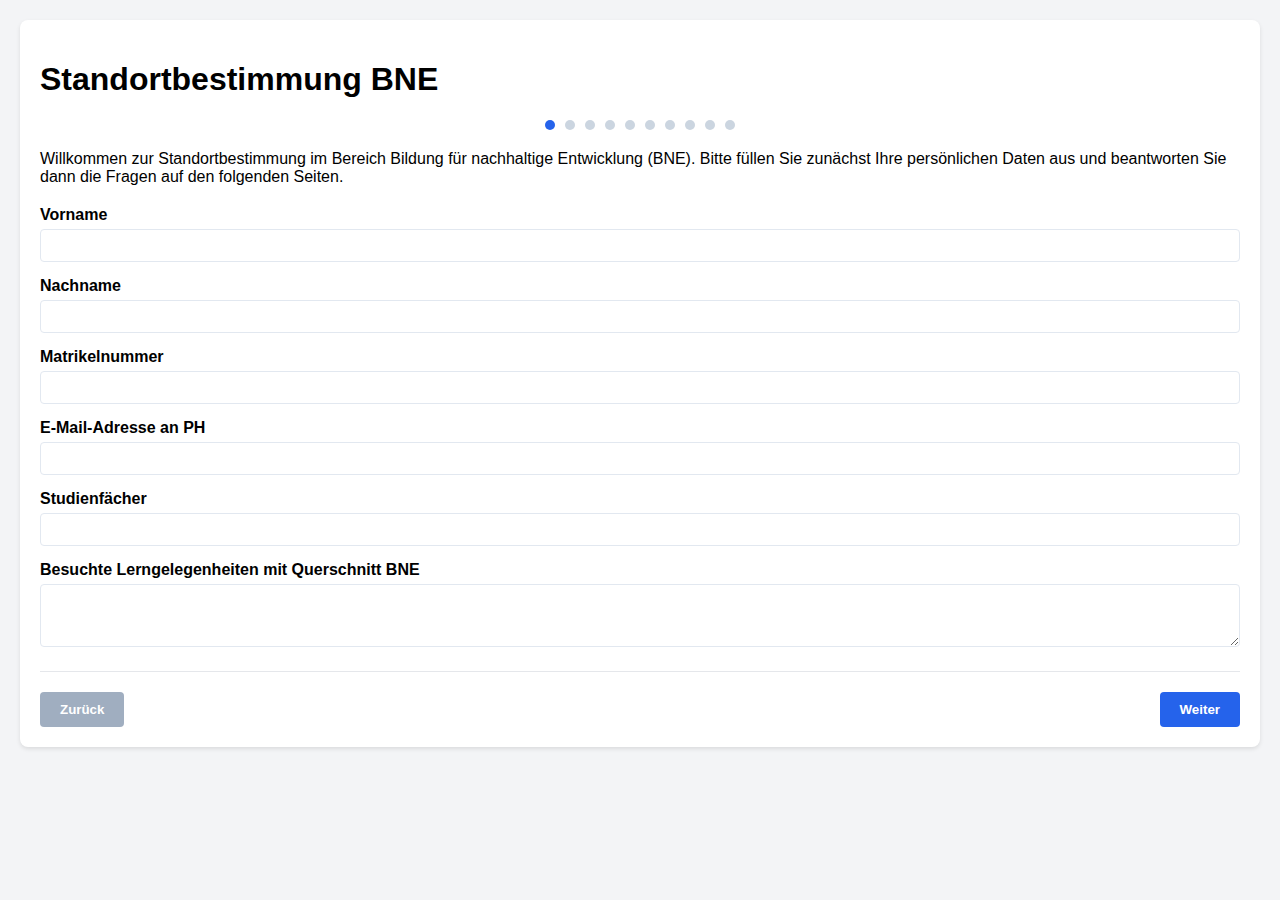
<file: Archiv/index.html>
<!DOCTYPE html>
<html lang="de">
<head>
    <meta charset="UTF-8">
    <meta name="viewport" content="width=device-width, initial-scale=1.0">
    <title>Kompetenzradar BNE</title>
    <style>
        body {
            font-family: Arial, sans-serif;
            margin: 0;
            padding: 20px;
            background-color: #f3f4f6;
        }
        .container {
            max-width: 1200px;
            margin: 0 auto;
            background: white;
            padding: 20px;
            border-radius: 8px;
            box-shadow: 0 2px 4px rgba(0,0,0,0.1);
        }
        .grid {
            display: grid;
            grid-template-columns: 1fr;
            gap: 20px;
        }
        @media (min-width: 1500px) { /* Bei grossen Bildschirmen mehr Platz für Radar Chart */
            .results-grid {
                grid-template-columns: 1fr 2fr; 
            }
        }
        .results-columns {
            display: grid;
            grid-template-columns: 1fr 1fr;
            gap: 15px;
         }

        @media (max-width: 600px) {
            .results-columns {
                grid-template-columns: 1fr;
    }
}
        .question-card {
            border: 1px solid #e5e7eb;
            padding: 15px;
            margin-bottom: 15px;
            border-radius: 6px;
        }
        .question-title {
            font-weight: bold;
            margin-bottom: 10px;
        }
        .meta-info {
            font-size: 0.9em;
            color: #666;
            margin-bottom: 10px;
        }
        .mc-group {
            display: flex;
            flex-direction: column;
            gap: 8px;
        }
        .mc-option {
            display: flex;
            align-items: center;
            gap: 8px;
            padding: 8px;
            border-radius: 4px;
            cursor: pointer;
        }
        .mc-option:hover {
            background-color: #f3f4f6;
        }
        .slider-container {
            padding: 20px 10px;
            position: relative;
        }
        .slider {
            width: 100%;
            height: 5px;
            background: #ddd;
            outline: none;
            -webkit-appearance: none;
            border-radius: 5px;
        }
        .slider::-webkit-slider-thumb {
            -webkit-appearance: none;
            width: 20px;
            height: 20px;
            background: #2563eb;
            border-radius: 50%;
            cursor: pointer;
        }
        .slider::-moz-range-thumb {
            width: 20px;
            height: 20px;
            background: #2563eb;
            border-radius: 50%;
            cursor: pointer;
            border: none;
        }
        .slider-labels {
            display: flex;
            justify-content: space-between;
            margin-top: 10px;
            font-size: 0.8em;
            color: #666;
        }
        .slider-value {
            text-align: center;
            margin-top: 10px;
            font-weight: bold;
            color: #2563eb;
        }
        .radar-container {
            display: flex;
            flex-direction: column;
            align-items: center;
            justify-content: center;
            width: 100%;
            height: 100%;
        }
        #radarCanvas {
            width: 100%;
            max-width: 1000px;
            height: auto;
            image-rendering: -webkit-optimize-contrast;
            image-rendering: crisp-edges;
            -ms-interpolation-mode: nearest-neighbor;
            margin: 0 auto;
            display: block;
        }
        .legend {
            display: flex;
            justify-content: center;
            gap: 20px;
            margin-top: 16px;
        }
        .legend-item {
            display: flex;
            align-items: center;
            gap: 8px;
            font-size: 14px;
            font-weight: bold;
        }
        .legend-color {
            width: 20px;
            height: 10px;
            border-radius: 2px;
        }
        .page {
            display: none;
        }
        .page.active {
            display: block;
        }
        .navigation {
            display: flex;
            justify-content: space-between;
            margin-top: 20px;
            padding-top: 20px;
            border-top: 1px solid #e5e7eb;
        }
        .nav-button {
            padding: 10px 20px;
            background-color: #2563eb;
            color: white;
            border: none;
            border-radius: 4px;
            cursor: pointer;
            font-weight: bold;
        }
        .nav-button:disabled {
            background-color: #a0aec0;
            cursor: not-allowed;
        }
        .progress-indicator {
            display: flex;
            justify-content: center;
            margin-bottom: 20px;
        }
        .progress-dot {
            height: 10px;
            width: 10px;
            background-color: #cbd5e0;
            border-radius: 50%;
            margin: 0 5px;
        }
        .progress-dot.active {
            background-color: #2563eb;
        }
        .form-group {
            margin-bottom: 15px;
        }
        .form-group label {
            display: block;
            margin-bottom: 5px;
            font-weight: bold;
        }
        .form-group input, .form-group select, .form-group textarea {
            width: 100%;
            padding: 8px;
            border: 1px solid #e2e8f0;
            border-radius: 4px;
            box-sizing: border-box;
        }
        .intro-text {
            margin-bottom: 20px;
        }
        .summary-section {
            margin-bottom: 30px;
            padding: 15px;
            background-color: #f8fafc;
            border-radius: 6px;
        }
        .summary-section h3 {
            margin-top: 0;
            color: #2563eb;
        }
        .personal-data-section {
            margin-bottom: 30px;
            padding: 15px;
            background-color: #f0f9ff;
            border-radius: 6px;
        }
        .personal-data-section h3 {
            margin-top: 0;
            color: #0369a1;
        }
        .personal-data-item {
            margin-bottom: 8px;
        }
        .personal-data-label {
            font-weight: bold;
        }
    </style>
</head>
<body>
    <div class="container">
        <h1>Standortbestimmung BNE</h1>
        <div class="progress-indicator" id="progressIndicator">
            <!-- Wird dynamisch gefüllt -->
        </div>
        
        <!-- Seite 1: Persönliche Daten -->
        <div class="page" id="page-0">
            <div class="intro-text">
                <p>Willkommen zur Standortbestimmung im Bereich Bildung für nachhaltige Entwicklung (BNE). 
                   Bitte füllen Sie zunächst Ihre persönlichen Daten aus und beantworten Sie dann die Fragen auf den folgenden Seiten.</p>
            </div>
            <div class="form-group">
                <label for="vorname">Vorname</label>
                <input type="text" id="vorname" name="vorname">
            </div>
            <div class="form-group">
                <label for="nachname">Nachname</label>
                <input type="text" id="nachname" name="nachname">
            </div>
            <div class="form-group">
                <label for="matrikelnummer">Matrikelnummer</label>
                <input type="text" id="matrikelnummer" name="matrikelnummer">
            </div>
            <div class="form-group">
                <label for="email">E-Mail-Adresse an PH</label>
                <input type="email" id="email" name="email">
            </div>
            <div class="form-group">
                <label for="studienfach">Studienfächer</label>
                <input type="text" id="studienfach" name="studienfach">
            </div>
            <div class="form-group">
                <label for="lerngelegenheiten">Besuchte Lerngelegenheiten mit Querschnitt BNE</label>
                <textarea id="lerngelegenheiten" name="lerngelegenheiten" rows="3"></textarea>
            </div>
        </div>

        <!-- Fragen-Seiten werden dynamisch generiert -->
        <!-- Hier kommt pro Bereich eine eigene Seite -->
        
        <!-- Letzte Seite: Radar und Zusammenfassung -->
        <div class="page" id="page-final">
            <h2>Ihre Ergebnisse</h2>
            <p>Vielen Dank für die Beantwortung der Fragen. Hier ist die Zusammenfassung Ihrer Ergebnisse:</p>
            
            <div class="grid results-grid">
                <div>
                    <!-- Persönliche Daten Sektion -->
                    <div class="personal-data-section">
                        <h3>Persönliche Daten</h3>
                        <div id="personalDataSummary">
                            <!-- Wird dynamisch gefüllt -->
                        </div>
                    </div>
                    
                    <!-- Ergebnisse nach Bereichen -->
                    <div class="summary-section">
                        <h3>Ergebnisse nach Bereichen</h3>
                        <div id="resultsSummary">
                            <!-- Wird dynamisch gefüllt -->
                        </div>
                    </div>
                </div>
                
                <!-- Radar Graph Container -->
                <div class="radar-container">
                    <canvas id="radarCanvas" width="1000" height="1000"></canvas>
                    <div class="legend">
                        <div class="legend-item">
                            <svg width="30" height="15" viewBox="0 0 30 15">
                                <circle cx="15" cy="7.5" r="6" fill="rgba(37, 99, 235, 0.9)" stroke="rgba(37, 99, 235, 0.9)" stroke-width="2"/>
                            </svg>
                            <span>Subjektiv</span>
                        </div>
                        <div class="legend-item">
                            <svg width="30" height="15" viewBox="0 0 30 15">
                                <path d="M15,2 L22,12 L8,12 Z" fill="rgba(22, 163, 74, 0.9)" stroke="rgba(22, 163, 74, 0.9)" stroke-width="2"/>
                            </svg>
                            <span>Objektiv</span>
                        </div>
                        <div class="legend-item">
                            <svg width="30" height="15" viewBox="0 0 30 15">
                                <rect x="9" y="1.5" width="12" height="12" fill="rgba(220, 38, 38, 0.9)" stroke="rgba(220, 38, 38, 0.9)" stroke-width="2"/>
                            </svg>
                            <span>Interesse</span>
                        </div>
                    </div>
                </div>
            </div>
        </div>
        
        <div class="navigation">
            <button id="prevButton" class="nav-button">Zurück</button>
            <button id="nextButton" class="nav-button">Weiter</button>
        </div>
    </div>

    <script>
        // Konfiguration
        const MIN_WERT = 1;
        const MAX_WERT = 3;
        
        const BEREICHE = [
            "LP: Wissen",
            "LP: Bewusstsein",
            "LP: Handeln",
            "U: Prinzipien",
            "U: Kompetenzen",
            "U: Themen",
            "U: Methoden",
            "S: Schulentwicklung",
        ];

        const FRAGEN = [
            // LP: Wissen Nummerierung: 1x
            {
                id: 11,
                text: "Wie gut kennen Sie sich mit den SDG aus?",
                bereich: "LP: Wissen",
                ebene: "subjektiv",
                typ: "slider",
                antworten: [
                    { text: "Wenig oder grundlegend", wert: 1 },
                    { text: "Fortgeschritten", wert: 2 },
                    { text: "Hohe Expertise", wert: 3 }
                ]
            },
            {
                id: 12,
                text: "Zu welcher Umsetzungsstrategie von Nachhaltigkeit passt die folgende Definition: «Weniger produzieren und konsumieren: Energie- und Materialverbrauch begrenzen. Beispiel: Vom Besitzen zum Teilen»",
                bereich: "LP: Wissen",
                ebene: "objektiv",
                typ: "mc",
                antworten: [
                    { text: "Suffizienz", wert: 3 }, // korrekte Antwort
                    { text: "Konsistenz", wert: 1 },
                    { text: "Effizienz", wert: 1 }, 
                ]
            },
            {
                id: 13,
                text: "Wie stark interessieren Sie sich für die SDG?",
                bereich: "LP: Wissen",
                ebene: "interesse",
                typ: "slider",
                antworten: [
                    { text: "Gering", wert: 1 },
                    { text: "Mittel", wert: 2 },
                    { text: "Hoch", wert: 3 }
                ]
            },
            {
                id: 14,
                text: "Um mein Unterricht zielorientierter gestalten zu können, möchte ich noch mehr über die Leitidee von Nachhaltiger Entwicklung und die Ziele einer BNE erfahren.",
                bereich: "LP: Wissen",
                ebene: "interesse",
                typ: "slider",
                antworten: [
                    { text: "trifft eher nicht zu", wert: 1 },
                    { text: "trifft eher zu", wert: 2 },
                    { text: "trifft zu", wert: 3 }
                ]
            },
            {
                id: 15,
                text: "Wie schätzen Sie Ihre Kompetenzen im Bereich der BNE im Unterricht ein?",
                bereich: "LP: Wissen",
                ebene: "subjektiv",
                typ: "slider",
                antworten: [
                    { text: "wenig Kenntnisse", wert: 1 },
                    { text: "mittlere Kompetenzen", wert: 2 },
                    { text: "hohe Kompetenzen", wert: 3 }
                ]
            },
            {
                id: 16,
                text: "Der Lehrplan 21 bezieht sich auf das «Drei-Dimensionen-Modell der Nachhaltigen Entwicklung». Welche ist keine der drei Dimensionen?",
                bereich: "LP: Wissen",
                ebene: "objektiv",
                typ: "mc",
                antworten: [
                    { text: "Gesellschaft", wert: 1 },
                    { text: "Umwelt", wert: 1 },
                    { text: "Soziales", wert: 3 }, // korrekte Antwort
                    { text: "Wirtschaft", wert: 1 }
                ]
            },
            {
                id: 17,
                text: "Zu welcher Umsetzungsstrategie von Nachhaltigkeit passt folgendes Beispiel: «Eine Glühbirne wird mit LED ersetzt.»",
                bereich: "LP: Wissen",
                ebene: "objektiv",
                typ: "mc",
                antworten: [
                    { text: "Suffizienz", wert: 1 },
                    { text: "Konsistenz", wert: 1 },
                    { text: "Effizienz", wert: 3 }, // korrekte Antwort
                ]
            },
            {
                id: 18,
                text: "Ist die Förderung einer Nachhaltigen Entwicklung in der Schweizerischen Bundesverfassung als Auftrag staatlichen Handelns festgeschrieben?",
                bereich: "LP: Wissen",
                ebene: "objektiv",
                typ: "mc",
                antworten: [
                    { text: "Ja", wert: 3 }, // korrekte Antwort
                    { text: "Nein", wert: 1 }
                ]
            },
            // LP: Bewusstsein id 2x
            {
                id: 21,
                text: "Ich fühle mich sicher, wie ich im BNE-Unterricht meinen Standpunkt und meine Meinung vertreten darf und kann.",
                bereich: "LP: Bewusstsein",
                ebene: "subjektiv",
                typ: "slider",
                antworten: [
                    { text: "trifft nicht zu", wert: 1 },
                    { text: "trifft eher zu", wert: 2 },
                    { text: "trifft zu", wert: 3 }
                ]
            },
            {
                id: 22,
                text: "Ich möchte mehr über den Beutelsbacher Konsens erfahren und mich mit der Umsetzung von BNE im Unterricht auseinandersetzen",
                bereich: "LP: Bewusstsein",
                ebene: "interesse",
                typ: "slider",
                antworten: [
                    { text: "trifft eher nicht zu", wert: 1 },
                    { text: "trifft eher zu", wert: 2 },
                    { text: "trifft sehr zu", wert: 3 }
                ]
            },
            {
                id: 23,
                text: "Der Beutelsbacher Konsens besagt, dass sich Lehrpersonen im Unterricht nicht zu politisch heiklen Themen äussern sollten.",
                bereich: "LP: Bewusstsein",
                ebene: "objektiv",
                typ: "mc",
                antworten: [
                    { text: "richtig", wert: 1 },
                    { text: "falsch", wert: 3 }, // korrekte Antwort
                    { text: "teilweise richtig", wert: 1 },
                ]
            },
            {
                id: 25,
                text: "Ich fühle mich noch nicht sicher, wie ich im BNE-Unterricht meinen Standpunkt und meine Meinung vertreten kann. Ich möchte deshalb noch mehr darüber erfahren, was im BNE-Unterricht erwünscht, und was verboten ist.",
                bereich: "LP: Bewusstsein",
                ebene: "interesse",
                typ: "slider",
                antworten: [
                    { text: "trifft nicht zu", wert: 1 },
                    { text: "trifft teilweise zu", wert: 2 },
                    { text: "trifft zu", wert: 3 }
                ]
            },

            // LP: Handeln id 3x
            {
                id: 31,
                text: "Wie stark beschäftigt Sie die Frage, wie Ihr Handeln als Lehrperson das Lernen der Schüler*innen in Bezug auf BNE beeinflusst?",
                bereich: "LP: Handeln",
                ebene: "subjektiv",
                typ: "slider",
                antworten: [
                    { text: "Wenig", wert: 1 },
                    { text: "Mittel", wert: 2 },
                    { text: "Stark", wert: 3 }
                ]
            },
            {
                id: 32,
                text: "Im BNE-Unterricht gibt es verschiedene normative Rahmen. Um welchen Ansatz handelt es sich bei: Vermittlung von Expertenwissen, Förderung nachhaltigen Verhaltens und Lernen für eine nachhaltige Entwicklung?",
                bereich: "LP: Handeln",
                ebene: "objektiv",
                typ: "mc",
                antworten: [
                    { text: "Instrumenteller Ansatz", wert: 3 }, // korrekte Antwort
                    { text: "Emanzipatorischer Ansatz", wert: 1 },
                    { text: "Transformativer Ansatz", wert: 1 }
                ]
            },
            {
                id: 33,
                text: "Im BNE-Unterricht gibt es verschiedene normative Rahmen. Um welchen Ansatz handelt es sich bei: Widersprüche (dialektisch) überwinden, nicht-Vorhersehbarkeit, Emotionen, Lernen durch nachhaltige Entwicklung?",
                bereich: "LP: Handeln",
                ebene: "objektiv",
                typ: "mc",
                antworten: [
                    { text: "Instrumenteller Ansatz", wert: 1 },
                    { text: "Emanzipatorischer Ansatz", wert: 1 },
                    { text: "Transformativer Ansatz", wert: 3 } // korrekte Antwort
                ]
            },
            {
                id: 34,
                text: "Im BNE-Unterricht gibt es verschiedene normative Rahmen. Um welchen Ansatz handelt es sich bei: Befähigung zu Kritik und Reflexion, Unsicherheiten, Widersprüche; Lernen als nachhaltige Entwicklung?",
                bereich: "LP: Handeln",
                ebene: "objektiv",
                typ: "mc",
                antworten: [
                    { text: "Instrumenteller Ansatz", wert: 1 },
                    { text: "Emanzipatorischer Ansatz", wert: 3 }, // korrekte Antwort
                    { text: "Transformativer Ansatz", wert: 1 }
                ]
            },
            {
                id: 35,
                text: "Welche Gefahr besteht primär bei einem instrumentellen Ansatz im BNE-Unterricht?",
                bereich: "LP: Handeln",
                ebene: "objektiv",
                typ: "mc",
                antworten: [
                    { text: "Gefahr der Indoktrination", wert: 3 }, // korrekte Antwort
                    { text: "Gefahr des Zeitmangels", wert: 1 }
                ]
            },
            {
                id: 36,
                text: "Welche Gefahr besteht primär bei einem emanzipatorischen Ansatz im BNE-Unterricht?",
                bereich: "LP: Handeln",
                ebene: "objektiv",
                typ: "mc",
                antworten: [
                    { text: "Gefahr der Indoktrination", wert: 1 },
                    { text: "Gefahr des Zeitmangels", wert: 3 } // korrekte Antwort
                ]
            },
            {
                id: 37,
                text: "Um mein eigenes Rollen- und Funktionsverständnis in Zusammenhang mit nachhaltiger Entwicklung und BNE als Lehrperson zu definieren, möchte ich mich mit entsprechenden Konzepten auseinandersetzen.",
                bereich: "LP: Handeln",
                ebene: "interesse",
                typ: "slider",
                antworten: [
                    { text: "stimme eher nicht zu", wert: 1 },
                    { text: "stimme teilweise zu", wert: 2 },
                    { text: "stimme zu", wert: 3 }
                ]
            },

            // U: Prinzipien id 4x
            {
                id: 41,
                text: "Ich besitze bereits ein breites Repertoire an Prinzipien, die ich im BNE-Unterricht umsetzen kann.",
                bereich: "U: Prinzipien",
                ebene: "subjektiv",
                typ: "slider",
                antworten: [
                    { text: "trifft nicht zu", wert: 1 },
                    { text: "trifft teilweise zu", wert: 2 },
                    { text: "trifft zu", wert: 3 }
                ]
            },
            {
                id: 42,
                text: "Aktualitätsbezug ist als eines von drei didaktischen BNE-Prinzipen im Lehrplan 21 verankert. Ist die Aussage korrekt?",
                bereich: "U: Prinzipien",
                ebene: "objektiv",
                typ: "mc",
                antworten: [
                    { text: "Ja", wert: 1 },
                    { text: "Nein", wert: 3 } // korrekte Antwort
                ]
            },
            {
                id: 43,
                text: "«Im Unterricht werden eigene und kollektive Denkweisen und Werte aufgespürt und miteinander verglichen.» Um welches Prinzip handelt es sich?",
                bereich: "U: Prinzipien",
                ebene: "objektiv",
                typ: "mc",
                antworten: [
                    { text: "Wertereflexion und Handlungsorientierung", wert: 3 }, // korrekte Antwort
                    { text: "Chancengerechtigkeit", wert: 1 },
                    { text: "Partizipation und Empowerment", wert: 1 }
                ]
            },
            {
                id: 44,
                text: "«Nachhaltige Entwicklung ist ein optimistischer Ansatz, der sich an einer positiven Zukunft orientiert.» Um welches Prinzip handelt es sich?",
                bereich: "U: Prinzipien",
                ebene: "objektiv",
                typ: "mc",
                antworten: [
                    { text: "Visionsorientierung", wert: 3 }, // korrekte Antwort
                    { text: "Vernetztes Denken", wert: 1 },
                    { text: "Partizipation und Empowerment", wert: 1 }
                ]
            },
            {
                id: 45,
                text: "Um die BNE-Prinzipien noch besser verstehen zu können, möchte ich mich noch vertiefter mit diesen befassen.",
                bereich: "U: Prinzipien",
                ebene: "interesse",
                typ: "slider",
                antworten: [
                    { text: "stimme eher nicht zu", wert: 1 },
                    { text: "stimme teilweise zu", wert: 2 },
                    { text: "stimme zu", wert: 3 }
                ]
            },

            // U: Kompetenzen id 5x
            {
                id: 51,
                text: "Wie gut können Sie BNE-Kompetenzen in Ihrem Unterricht fördern?",
                bereich: "U: Kompetenzen",
                ebene: "subjektiv",
                typ: "slider",
                antworten: [
                    { text: "Grundlegend", wert: 1 },
                    { text: "Gut", wert: 2 },
                    { text: "Sehr gut", wert: 3 }
                ]
            },
            {
                id: 52,
                text: "Die von éducation21 formulierten Kompetenzen können den DeSeCo-Schlüsselkompetenzen zugeordnet werden. Zu welcher Kategorie gehören Wissen, Systeme, Antizipation und Kreativität?",
                bereich: "U: Kompetenzen",
                ebene: "objektiv",
                typ: "mc",
                antworten: [
                    { text: "Interaktive Verwendung von Medien und Tools", wert: 3 }, // korrekte Antwort
                    { text: "Interagieren in heterogenen Gruppen", wert: 1 },
                    { text: "Eigenständiges Handeln", wert: 1 }
                ]
            },
            {
                id: 53,
                text: "Die von éducation21 formulierten Kompetenzen können den DeSeCo-Schlüsselkompetenzen zugeordnet werden. Zu welcher Kategorie gehören Perspektive, Kooperation und Partizipation?",
                bereich: "U: Kompetenzen",
                ebene: "objektiv",
                typ: "mc",
                antworten: [
                    { text: "Interaktive Verwendung von Medien und Tools", wert: 1 },
                    { text: "Interagieren in heterogenen Gruppen", wert: 3 }, // korrekte Antwort
                    { text: "Eigenständiges Handeln", wert: 1 }
                ]
            },
            {
                id: 54,
                text: "Die von éducation21 formulierten Kompetenzen können den DeSeCo-Schlüsselkompetenzen zugeordnet werden. Zu welcher Kategorie gehören Verantwortung, Werte und Handeln?",
                bereich: "U: Kompetenzen",
                ebene: "objektiv",
                typ: "mc",
                antworten: [
                    { text: "Interaktive Verwendung von Medien und Tools", wert: 1 },
                    { text: "Interagieren in heterogenen Gruppen", wert: 1 },
                    { text: "Eigenständiges Handeln", wert: 3 } // korrekte Antwort
                ]
            },
            {
                id: 55,
                text: "Im Lehrplan 21 sind spezifische BNE-Kompetenzen ausformuliert.",
                bereich: "U: Kompetenzen",
                ebene: "objektiv",
                typ: "mc",
                antworten: [
                    { text: "Ja", wert: 1 },
                    { text: "Nein, nur über fächerübergreifende Querverweise", wert: 3 }, // korrekte Antwort
                    { text: "Nein, überhaupt nicht", wert: 1 }
                ]
            },
            {
                id: 56,
                text: "Um welche Kompetenz handelt es sich: «Sich als Teil der Welt erfahren (Sich selbst, die soziale und natürliche Umwelt ganzheitlich und im globalen Kontext wahrnehmen)»?",
                bereich: "U: Kompetenzen",
                ebene: "objektiv",
                typ: "mc",
                antworten: [
                    { text: "Verantwortung", wert: 3 }, // korrekte Antwort
                    { text: "Partizipation", wert: 1 },
                    { text: "Kooperation", wert: 1 }
                ]
            },
            {
                id: 57,
                text: "Um welche Kompetenz handelt es sich: «Vorausschauend denken und handeln (Zukunftsvisionen entwickeln, sie in Bezug zur Realität und zu aktuellen Entwicklungsrichtungen setzen)»?",
                bereich: "U: Kompetenzen",
                ebene: "objektiv",
                typ: "mc",
                antworten: [
                    { text: "Systeme", wert: 1 },
                    { text: "Antizipation", wert: 3 }, // korrekte Antwort
                    { text: "Kreativität", wert: 1 }
                ]
            },
            {
                id: 58,
                text: "Um meinen Unterricht kompetenzorientiert gestalten zu können, möchte ich mich noch vertiefter mit den BNE-Kompetenzen auseinandersetzen.",
                bereich: "U: Kompetenzen",
                ebene: "interesse",
                typ: "slider",
                antworten: [
                    { text: "stimme eher nicht zu", wert: 1 },
                    { text: "stimme teilweise zu", wert: 2 },
                    { text: "stimme zu", wert: 3 }
                ]
            },

            // U: Themen id 6x
            {
                id: 61,
                text: "Wie gut kennen Sie die fächerübergreifenden Themen zu nachhaltiger Entwicklung im Lehrplan 21?",
                bereich: "U: Themen",
                ebene: "subjektiv",
                typ: "slider",
                antworten: [
                    { text: "Wenig", wert: 1 },
                    { text: "Gut", wert: 2 },
                    { text: "Sehr gut", wert: 3 }
                ]
            },
            {
                id: 62,
                text: "Im Lehrplan 21 ist das Thema \"Geschlechter und Gleichstellung\" kein fächerübergreifendes Thema im Kontext Bildung für nachhaltige Entwicklung.",
                bereich: "U: Themen",
                ebene: "objektiv",
                typ: "mc",
                antworten: [
                    { text: "Richtig", wert: 1 },
                    { text: "Falsch", wert: 3 } // korrekte Antwort
                ]
            },
            {
                id: 63,
                text: "Im Lehrplan 21 werden sieben fächerübergreifende Themen unter der Leitidee Nachhaltiger Entwicklung aufgeführt.",
                bereich: "U: Themen",
                ebene: "objektiv",
                typ: "mc",
                antworten: [
                    { text: "Richtig", wert: 3 }, // korrekte Antwort
                    { text: "Falsch", wert: 1 }
                ]
            },
            {
                id: 64,
                text: "Wie interessiert sind Sie daran, sich mit fächerübergreifenden Themen zur nachhaltigen Entwicklung auseinanderzusetzen?",
                bereich: "U: Themen",
                ebene: "interesse",
                typ: "slider",
                antworten: [
                    { text: "wenig interessiert", wert: 1 },
                    { text: "interessiert", wert: 2 },
                    { text: "sehr interessiert", wert: 3 }
                ]
            },

            // U: Methoden id 7x
            {
                id: 71,
                text: "Wie gut beherrschen Sie unterschiedliche Methoden zur Förderung von BNE im Unterricht?",
                bereich: "U: Methoden",
                ebene: "subjektiv",
                typ: "slider",
                antworten: [
                    { text: "Grundlegend", wert: 1 },
                    { text: "Gut", wert: 2 },
                    { text: "Sehr gut", wert: 3 }
                ]
            },
            {
                id: 72,
                text: "Für die Förderung von kreativen Lösungsansätzen bei Nachhaltigkeitsproblemen eignet sich im Kontext von BNE die Methode Design Thinking.",
                bereich: "U: Methoden",
                ebene: "objektiv",
                typ: "mc",
                antworten: [
                    { text: "Ja", wert: 3 }, // korrekte Antwort
                    { text: "Nein", wert: 1 }
                ]
            },
            {
                id: 73,
                text: "Schüler*innen setzen sich mit einem moralischen Dilemma auseinander und beschreiben ihre Gefühle. Welcher Unterrichtszugang trifft am besten zu?",
                bereich: "U: Methoden",
                ebene: "objektiv",
                typ: "mc",
                antworten: [
                    { text: "Transformatives Lernen", wert: 3 }, // korrekte Antwort
                    { text: "Entdeckendes Lernen", wert: 1 },
                    { text: "Situatives Lernen", wert: 1 }
                ]
            },
            {
                id: 74,
                text: "Wie interessiert sind Sie daran, diese Unterrichtsmethoden für BNE in Ihrem Unterricht umzusetzen?",
                bereich: "U: Methoden",
                ebene: "interesse",
                typ: "slider",
                antworten: [
                    { text: "wenig interessiert", wert: 1 },
                    { text: "interessiert", wert: 2 },
                    { text: "sehr interessiert", wert: 3 }
                ]
            },

            // S: Schulentwicklung id 8x
            {
                id: 81,
                text: "Welche der untenstehenden Massnahmen ist für den Whole Institution Approach **nicht** von zentraler Bedeutung?",
                bereich: "S: Schulentwicklung",
                ebene: "objektiv",
                typ: "mc",
                antworten: [
                    { text: "Fächerübergreifende Projekte", wert: 1 },
                    { text: "Politische Einstellung von Lehrpersonen", wert: 3 }, // korrekte Antwort
                    { text: "Partizipative Schulkultur", wert: 1 },
                ]
            },
            {
                id: 82,
                text: "Das wichtigste Anliegen des Whole Institution Approaches ist es, dass alle Lehrpersonen BNE in ihrem Unterricht umsetzen.",
                bereich: "S: Schulentwicklung",
                ebene: "objektiv",
                typ: "mc",
                antworten: [
                    { text: "Ja", wert: 3 }, // korrekte Antwort
                    { text: "Nein", wert: 1 }
                ]
            },
            {
                id: 83,
                text: "Wie gut verstehen Sie das Konzept des Whole Institution Approach für die Umsetzung von BNE?",
                bereich: "S: Schulentwicklung",
                ebene: "subjektiv",
                typ: "slider",
                antworten: [
                    { text: "Grundlegend", wert: 1 },
                    { text: "Gut", wert: 2 },
                    { text: "Sehr gut", wert: 3 }
                ]
            },
            {
                id: 84,
                text: "Wie interessiert sind Sie an der Umsetzung von BNE im schulischen Kontext als angehende Lehrperson?",
                bereich: "S: Schulentwicklung",
                ebene: "interesse",
                typ: "slider",
                antworten: [
                    { text: "wenig interessiert", wert: 1 },
                    { text: "interessiert", wert: 2 },
                    { text: "sehr interessiert", wert: 3 }
                ]
            }
        ];

        // Globaler State für Antworten und aktuelle Seite
        let antworten = {};
        let personalData = {};
        let currentPage = 0;
        let pages = [];

        // Seiten nach Bereichen erstellen
        function initPages() {
            // Persönliche Daten-Seite ist bereits vorhanden (page-0)
            
            // Gruppiere Fragen nach Bereichen
            const bereicheFragen = BEREICHE.reduce((acc, bereich) => {
                acc[bereich] = FRAGEN.filter(frage => frage.bereich === bereich);
                return acc;
            }, {});
            
            // Erstelle für jeden Bereich eine Seite
            let pageIndex = 1;
            BEREICHE.forEach(bereich => {
                const pageId = `page-${pageIndex}`;
                pages.push(pageId);
                
                // Erstelle Container für diesen Bereich
                const pageDiv = document.createElement('div');
                pageDiv.className = 'page';
                pageDiv.id = pageId;
                
                // Titel für den Bereich
                const bereichTitel = document.createElement('h2');
                bereichTitel.textContent = bereich;
                pageDiv.appendChild(bereichTitel);
                
                // Fragen für diesen Bereich hinzufügen
                const bereichContainer = document.createElement('div');
                bereichContainer.id = `bereich-${pageIndex}`;
                pageDiv.appendChild(bereichContainer);
                
                // Füge die Seite zum Dokument hinzu
                document.querySelector('.container').insertBefore(pageDiv, document.getElementById('page-final'));
                
                pageIndex++;
            });
            
            // Final-Seite hinzufügen
            pages.push('page-final');
            
            // Fortschrittsanzeige erstellen
            updateProgressIndicator();
        }

        // Fortschrittsanzeige aktualisieren
        function updateProgressIndicator() {
            const progressContainer = document.getElementById('progressIndicator');
            progressContainer.innerHTML = '';
            
            const totalPages = pages.length + 1; // +1 für die persönliche Daten-Seite
            
            for (let i = 0; i < totalPages; i++) {
                const dot = document.createElement('div');
                dot.className = 'progress-dot';
                if (i === currentPage) {
                    dot.classList.add('active');
                }
                progressContainer.appendChild(dot);
            }
        }

        // Fragen für den aktuellen Bereich rendern
        function renderFragen() {
            if (currentPage === 0 || currentPage === pages.length) {
                return; // Keine Fragen auf der ersten und letzten Seite
            }
            
            const bereichIndex = currentPage - 1; // -1 weil erste Seite persönliche Daten ist
            const bereich = BEREICHE[bereichIndex];
            const bereichContainer = document.getElementById(`bereich-${currentPage}`);
            
            // Fragen für diesen Bereich filtern
            const bereichFragen = FRAGEN.filter(frage => frage.bereich === bereich);
            
            bereichContainer.innerHTML = bereichFragen.map(frage => {
                if (frage.typ === 'slider') {
                    return `
                        <div class="question-card">
                            <div class="question-title">${frage.text}</div>
                            <div class="meta-info">
                                Ebene: ${frage.ebene}
                            </div>
                            <div class="slider-container">
                                <input 
                                    type="range" 
                                    min="${MIN_WERT}" 
                                    max="${MAX_WERT}" 
                                    step="1"
                                    value="${antworten[frage.id] || MIN_WERT}"
                                    onchange="handleAntwort(${frage.id}, parseInt(this.value))"
                                    oninput="this.nextElementSibling.nextElementSibling.textContent = this.value"
                                    class="slider"
                                >
                                <div class="slider-labels">
                                    ${frage.antworten.map(antwort => `
                                        <span>${antwort.text}</span>
                                    `).join('')}
                                </div>
                                <div class="slider-value">${antworten[frage.id] || MIN_WERT}</div>
                            </div>
                        </div>
                    `;
                } else {
                    return `
                        <div class="question-card">
                            <div class="question-title">${frage.text}</div>
                            <div class="meta-info">
                                Ebene: ${frage.ebene}
                            </div>
                            <div class="mc-group">
                                ${frage.antworten.map((antwort, idx) => `
                                    <label class="mc-option">
                                        <input 
                                            type="radio" 
                                            name="frage-${frage.id}" 
                                            value="${antwort.wert}"
                                            ${antworten[frage.id] === antwort.wert ? 'checked' : ''}
                                            onchange="handleAntwort(${frage.id}, ${antwort.wert})"
                                        >
                                        ${antwort.text}
                                    </label>
                                `).join('')}
                            </div>
                        </div>
                    `;
                }
            }).join('');
        }

        // Sammeln der persönlichen Daten
        function collectPersonalData() {
            personalData = {
                vorname: document.getElementById('vorname').value,
                nachname: document.getElementById('nachname').value,
                matrikelnummer: document.getElementById('matrikelnummer').value,
                email: document.getElementById('email').value,
                studienfach: document.getElementById('studienfach').value,
                lerngelegenheiten: document.getElementById('lerngelegenheiten').value
            };
        }

        // Anzeigen der persönlichen Daten auf der Ergebnisseite
        function renderPersonalData() {
            const container = document.getElementById('personalDataSummary');
            
            // Überprüfen, ob persönliche Daten vorhanden sind
            const hasData = Object.values(personalData).some(value => value.trim() !== '');
            
            if (!hasData) {
                container.innerHTML = '<p>Keine persönlichen Daten angegeben.</p>';
                return;
            }
            
            const labels = {
                vorname: 'Vorname',
                nachname: 'Nachname',
                matrikelnummer: 'Matrikelnummer',
                email: 'E-Mail',
                studienfach: 'Studienfächer',
                lerngelegenheiten: 'Besuchte Lerngelegenheiten'
            };
            
            let html = '';
            for (const [key, value] of Object.entries(personalData)) {
                if (value.trim() !== '') {
                    html += `
                        <div class="personal-data-item">
                            <span class="personal-data-label">${labels[key]}:</span> 
                            ${value}
                        </div>
                    `;
                }
            }
            
            container.innerHTML = html;
        }

        // Ergebniszusammenfassung anzeigen

function renderResultsSummary() {
    const resultContainer = document.getElementById('resultsSummary');
    
    // Ergebnisse für jeden Bereich erstellen
    const bereichErgebnisse = BEREICHE.map(bereich => {
        const bereichFragen = FRAGEN.filter(frage => frage.bereich === bereich);
        const ebenen = ['subjektiv', 'objektiv', 'interesse'];
        
        const ebenenWerte = ebenen.map(ebene => {
            const ebenenFragen = bereichFragen.filter(frage => frage.ebene === ebene);
            const beantworteteFragen = ebenenFragen.filter(frage => antworten[frage.id] !== undefined);
            
            if (beantworteteFragen.length === 0) return 0;
            
            const summe = beantworteteFragen.reduce((sum, frage) => sum + antworten[frage.id], 0);
            return (summe / beantworteteFragen.length).toFixed(1);
        });
        
        return `
            <div style="margin-bottom: 10px;">
                <strong>${bereich}</strong>
                <ul style="margin-top: 5px;">
                    <li>Subjektiv: ${ebenenWerte[0]}</li>
                    <li>Objektiv: ${ebenenWerte[1]}</li>
                    <li>Interesse: ${ebenenWerte[2]}</li>
                </ul>
            </div>
        `;
    });
    
    // Bereiche in zwei Spalten aufteilen
    const mitte = Math.ceil(bereichErgebnisse.length / 2);
    const ergebnisseLinks = bereichErgebnisse.slice(0, mitte).join('');
    const ergebnisseRechts = bereichErgebnisse.slice(mitte).join('');
    
    // HTML für zwei Spalten erzeugen
    const html = `
        <div class="results-columns">
            <div class="results-column">${ergebnisseLinks}</div>
            <div class="results-column">${ergebnisseRechts}</div>
        </div>
    `;
    
    resultContainer.innerHTML = bereichErgebnisse.length > 0 ? html : '<p>Keine Daten vorhanden.</p>';
}

        // Verbesserte Canvas-Initialisierung für den Radar-Chart
        function setupCanvas(canvas) {
            // Setze Canvas auf eine vernünftige Größe mit guter Auflösung
            canvas.width = 1600;
            canvas.height = 1600;
            
            // Setze Display-Größe via CSS
            canvas.style.width = '100%';
            canvas.style.height = 'auto';
            canvas.style.maxWidth = '1000px';
            
            const ctx = canvas.getContext('2d');
            
            // Aktiviere Anti-Aliasing für glattere Linien
            ctx.imageSmoothingEnabled = true;
            ctx.imageSmoothingQuality = 'high';
            
            return ctx;
        }

        // Antwort Handler
        function handleAntwort(fragenId, wert) {
            antworten[fragenId] = wert;
        }

        // Radar-Chart zeichnen mit verbesserter Initialisierung
        function drawRadar() {
            const canvas = document.getElementById('radarCanvas');
            const ctx = setupCanvas(canvas);

            // Berechne das Zentrum und den Radius basierend auf den tatsächlichen Canvas-Dimensionen
            const width = canvas.width;
            const height = canvas.height;
            const centerX = width / 2;
            const centerY = height / 2;
            const radius = Math.min(width, height) * 0.35; // 35% des Canvas-Radius verwenden
            
            // Canvas löschen
            ctx.clearRect(0, 0, width, height);

            const anzahlBereiche = BEREICHE.length;
            const winkel = (2 * Math.PI) / anzahlBereiche;

            // Hilfsfunktion zum Zeichnen der verschiedenen Marker
            function drawMarker(x, y, type, color) {
                ctx.fillStyle = color;
                ctx.strokeStyle = color;
                ctx.lineWidth = 2;
                
                switch(type) {
                    case 'circle':
                        ctx.beginPath();
                        ctx.arc(x, y, 8, 0, 2 * Math.PI);
                        ctx.fill();
                        ctx.stroke();
                        break;
                    case 'triangle':
                        ctx.beginPath();
                        ctx.moveTo(x, y - 8);
                        ctx.lineTo(x + 8, y + 8);
                        ctx.lineTo(x - 8, y + 8);
                        ctx.closePath();
                        ctx.fill();
                        ctx.stroke();
                        break;
                    case 'square':
                        ctx.beginPath();
                        ctx.rect(x - 6, y - 6, 12, 12);
                        ctx.fill();
                        ctx.stroke();
                        break;
                }
            }

            // Konzentrische Kreise für die drei Radien
            for (let r = 1; r <= 3; r++) {
                ctx.beginPath();
                ctx.strokeStyle = '#d1d5db';
                ctx.lineWidth = 1;
                
                // Berechne den aktuellen Radius (von innen nach außen)
                const currentRadius = radius * (r / 3);
                
                // Zeichne einen Kreis mit dem aktuellen Radius
                ctx.arc(centerX, centerY, currentRadius, 0, 2 * Math.PI);
                ctx.stroke();
                
                // Füge Beschriftung für den Radius hinzu (1, 2, 3) mit 4 ausgeschaltet, sonst 0.
                if (r > 4) {
                    ctx.fillStyle = '#9ca3af';
                    ctx.font = '16px Arial';
                    ctx.textAlign = 'center';
                    ctx.fillText(r.toString(), centerX + 5, centerY - currentRadius + 16);
                }
            }

            // Achsenlinien vom Zentrum zu den äußeren Punkten
            ctx.beginPath();
            ctx.strokeStyle = '#d1d5db';
            ctx.lineWidth = 1;
            for (let i = 0; i < anzahlBereiche; i++) {
                const angle = i * winkel - Math.PI / 2;
                const x = centerX + radius * Math.cos(angle);
                const y = centerY + radius * Math.sin(angle);
                ctx.moveTo(centerX, centerY);
                ctx.lineTo(x, y);
            }
            ctx.stroke();

            // Beschriftungen
            ctx.font = 'bold 30px Arial';
            ctx.fillStyle = '#000';
            
            BEREICHE.forEach((bereich, i) => {
                const angle = i * winkel - Math.PI / 2;
                const labelRadius = radius + 30; // Abstand für die Beschriftungen
                let x = centerX + labelRadius * Math.cos(angle);
                let y = centerY + labelRadius * Math.sin(angle);
                
                // Text an die Achsenausrichtung anpassen
                if (Math.cos(angle) < -0.1) {
                    ctx.textAlign = 'right';
                } else if (Math.cos(angle) > 0.1) {
                    ctx.textAlign = 'left';
                } else {
                    ctx.textAlign = 'center';
                }
                
                // Vertikale Anpassungen
                if (Math.sin(angle) > 0.9) {
                    y += 10; // unten
                } else if (Math.sin(angle) < -0.9) {
                    y -= 5; // oben
                }
                
                ctx.fillText(bereich, x, y);
            });
            
            // Zurücksetzen des textAlign
            ctx.textAlign = 'left';

            // Daten aggregieren und normalisieren
            const aggregierteWerte = BEREICHE.reduce((acc, bereich) => {
                acc[bereich] = {
                    subjektiv: [],
                    objektiv: [],
                    interesse: []
                };
                return acc;
            }, {});

            Object.entries(antworten).forEach(([fragenId, wert]) => {
                const frage = FRAGEN.find(f => f.id === parseInt(fragenId));
                if (frage) {
                    aggregierteWerte[frage.bereich][frage.ebene].push(wert);
                }
            });

            const chartData = BEREICHE.map(bereich => ({
                bereich,
                subjektiv: Math.max(1, durchschnitt(aggregierteWerte[bereich].subjektiv)),
                objektiv: Math.max(1, durchschnitt(aggregierteWerte[bereich].objektiv)),
                interesse: Math.max(1, durchschnitt(aggregierteWerte[bereich].interesse))
            }));

            // Definition der Ebenen mit ihren Eigenschaften
            const ebenen = [
                { name: 'subjektiv', farbe: ['rgba(37, 99, 235, 0.2)', 'rgba(37, 99, 235, 0.9)'], marker: 'circle' },
                { name: 'objektiv', farbe: ['rgba(22, 163, 74, 0.2)', 'rgba(22, 163, 74, 0.9)'], marker: 'triangle' },
                { name: 'interesse', farbe: ['rgba(220, 38, 38, 0.2)', 'rgba(220, 38, 38, 0.9)'], marker: 'square' }
            ];

            // Zeichne die Datenpunkte und Verbindungslinien
            ebenen.forEach((ebene) => {
                const punkte = chartData.map((data, i) => {
                    // Umrechnung der Werte (1-3) auf einen Skalenfaktor (0-1)
                    const normalisierterWert = (data[ebene.name] - 1) / 2;
                    const angle = i * winkel - Math.PI / 2;
                    return {
                        x: centerX + (radius * normalisierterWert) * Math.cos(angle),
                        y: centerY + (radius * normalisierterWert) * Math.sin(angle)
                    };
                });

                // Zeichne die Verbindungslinien
                ctx.beginPath();
                ctx.fillStyle = ebene.farbe[0];
                ctx.strokeStyle = ebene.farbe[1];
                ctx.lineWidth = 2;

                punkte.forEach((punkt, i) => {
                    if (i === 0) {
                        ctx.moveTo(punkt.x, punkt.y);
                    } else {
                        ctx.lineTo(punkt.x, punkt.y);
                    }
                });
                ctx.lineTo(punkte[0].x, punkte[0].y);
                ctx.closePath();
                ctx.fill();
                ctx.stroke();

                // Zeichne die Marker an den Datenpunkten
                punkte.forEach(punkt => {
                    drawMarker(punkt.x, punkt.y, ebene.marker, ebene.farbe[1]);
                });
            });
        }

        // Hilfsfunktion: Durchschnitt berechnen
        function durchschnitt(werte) {
            if (werte.length === 0) return MIN_WERT;
            return werte.reduce((a, b) => a + b, 0) / werte.length;
        }

        // Seiten-Navigation
        function goToPage(pageIndex) {
            // Verstecke aktuelle Seite
            const activePage = document.querySelector('.page.active');
            if (activePage) {
                activePage.classList.remove('active');
            }
            
            // Sammle persönliche Daten, wenn von Seite 0 weiternavigiert wird
            if (currentPage === 0 && pageIndex > 0) {
                collectPersonalData();
            }
            
            // Zeige neue Seite
            currentPage = pageIndex;
            
            // Für die persönliche Daten-Seite
            if (currentPage === 0) {
                document.getElementById('page-0').classList.add('active');
            } 
            // Für die Ergebnisseite
            else if (currentPage === pages.length) {
                renderPersonalData();
                renderResultsSummary();
                document.getElementById('page-final').classList.add('active');
                
                // Verzögerung zum Zeichnen des Radar-Diagramms
                setTimeout(() => {
                    try {
                        drawRadar();
                        console.log("Radar-Chart erfolgreich gezeichnet");
                    } catch (e) {
                        console.error("Fehler beim Zeichnen des Radar-Charts:", e);
                    }
                }, 100);
            } 
            // Für die Frageseiten
            else {
                renderFragen();
                document.getElementById(pages[currentPage - 1]).classList.add('active');
            }
            
            // Navigation-Buttons aktualisieren
            document.getElementById('prevButton').disabled = currentPage === 0;
            document.getElementById('nextButton').textContent = currentPage === pages.length ? 'Abschliessen' : 'Weiter';
            
            // Fortschrittsanzeige aktualisieren
            updateProgressIndicator();
        }

        // Event-Listener für Navigation
        document.getElementById('prevButton').addEventListener('click', () => {
            if (currentPage > 0) {
                goToPage(currentPage - 1);
            }
        });

        document.getElementById('nextButton').addEventListener('click', () => {
            if (currentPage < pages.length) {
                goToPage(currentPage + 1);
            } else {
                // Formular abschliessen - hier könnten Daten gespeichert/gesendet werden

                window.print();
                window.open('mailto:BNE@example.com?subject=subject&body=Bitte das als PDF gespeicherte Ergebnis anhängen und einschicken');
                alert('Standortbestimmung abgeschlossen!');
            }
        });

        // Responsive Canvas
        window.addEventListener('resize', () => {
            if (currentPage === pages.length) {
                drawRadar();
            }
        });

        // Initialisierung
        function init() {
            initPages();
            goToPage(0);
        }

        // Globale Funktion für Event-Handler
        window.handleAntwort = handleAntwort;

        // Starte die Anwendung
        init();
    </script>
</body>
</html>
</file>
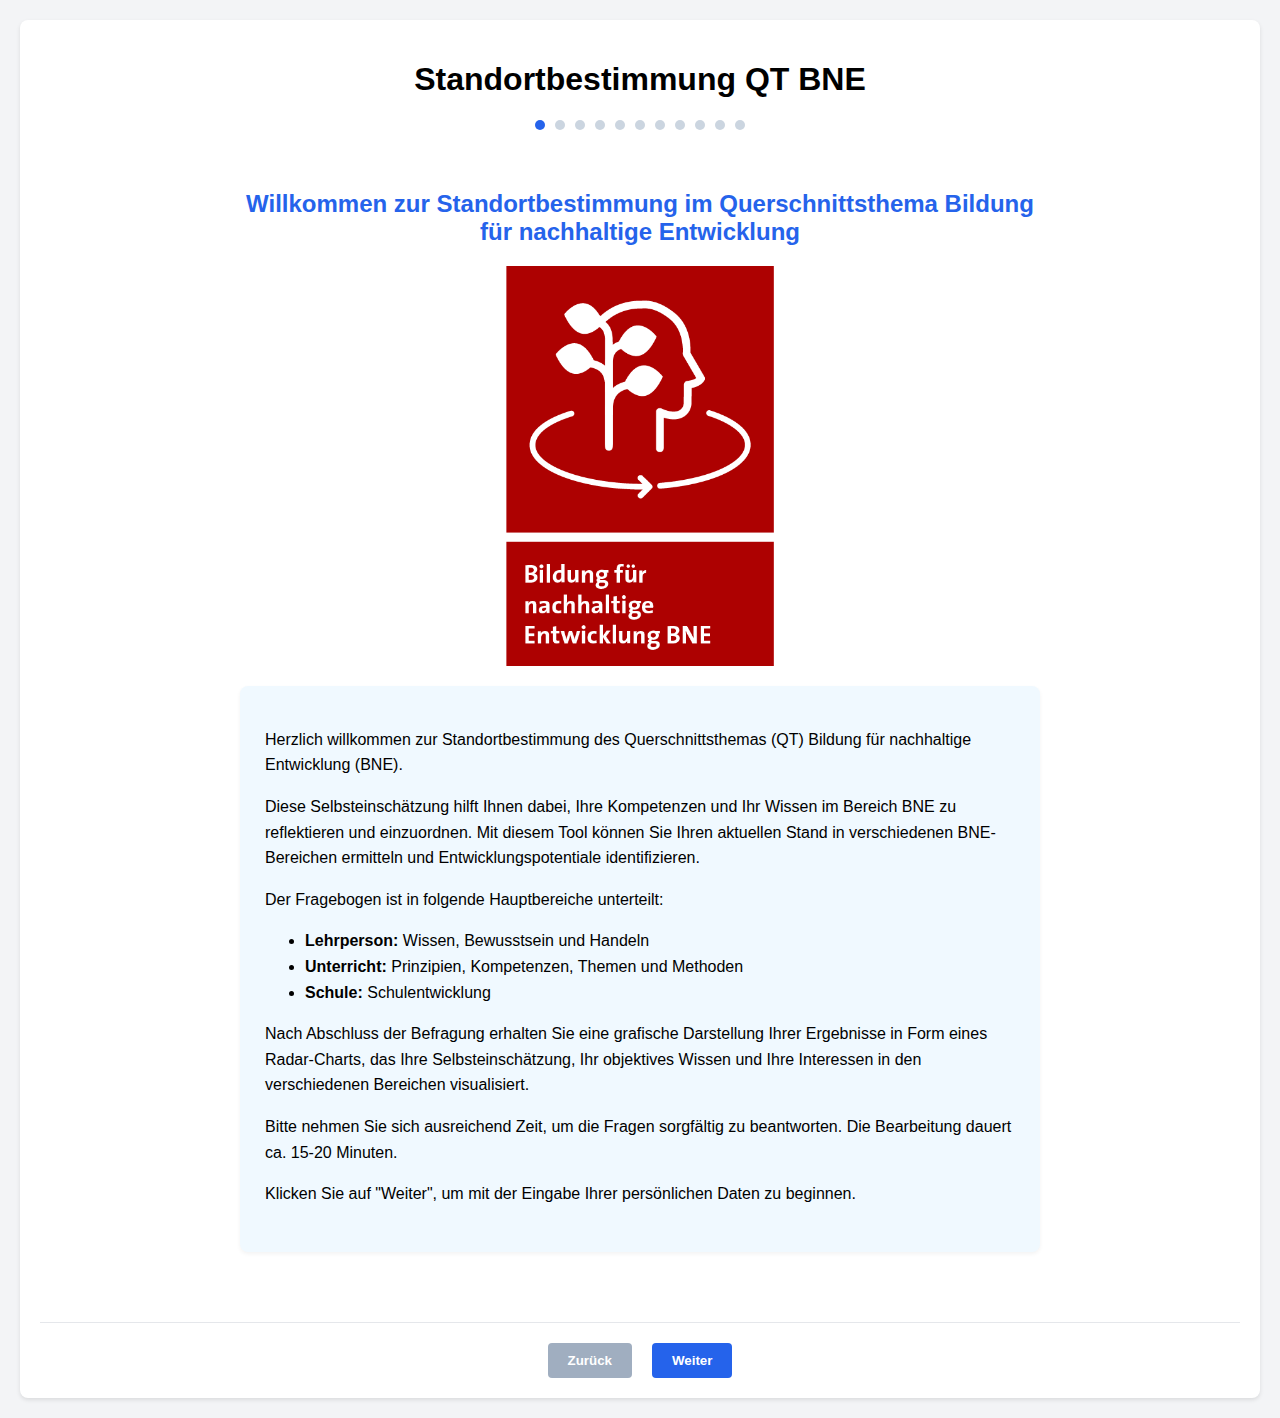
<file: src/index.html>
<!DOCTYPE html>
<html lang="de">
<head>
    <meta charset="UTF-8">
    <meta name="viewport" content="width=device-width, initial-scale=1.0">
    <title>Kompetenzradar BNE</title>
    <link rel="stylesheet" type="text/css" href="style.css">

</head>
<body>
    <div class="container">
        <h1>Standortbestimmung QT BNE</h1>
        <div class="progress-indicator" id="progressIndicator">
            <!-- Wird dynamisch gefüllt -->
        </div>
        
        <!-- Startseite -->
        <div class="page" id="page-start">
            <div class="welcome-container">
                <h2 class="welcome-header">Willkommen zur Standortbestimmung im Querschnittsthema Bildung für nachhaltige Entwicklung</h2>
                <div>
                <!-- BNE Image - Base64 encoded -->
                <img src="[data-uri]" alt="Sustainable Development Goals" class="sdg-image">
                </div>
                
                <div class="welcome-card">
                    <div class="intro-text">
                        <p>Herzlich willkommen zur Standortbestimmung des Querschnittsthemas (QT) Bildung für nachhaltige Entwicklung (BNE).</p>
                        <p>Diese Selbsteinschätzung hilft Ihnen dabei, Ihre Kompetenzen und Ihr Wissen im Bereich BNE zu reflektieren und einzuordnen. Mit diesem Tool können Sie Ihren aktuellen Stand in verschiedenen BNE-Bereichen ermitteln und Entwicklungspotentiale identifizieren.</p>
                        <p>Der Fragebogen ist in folgende Hauptbereiche unterteilt:</p>
                        <ul>
                            <li><strong>Lehrperson:</strong> Wissen, Bewusstsein und Handeln</li>
                            <li><strong>Unterricht:</strong> Prinzipien, Kompetenzen, Themen und Methoden</li>
                            <li><strong>Schule:</strong> Schulentwicklung</li>
                        </ul>
                        <p>Nach Abschluss der Befragung erhalten Sie eine grafische Darstellung Ihrer Ergebnisse in Form eines Radar-Charts, das Ihre Selbsteinschätzung, Ihr objektives Wissen und Ihre Interessen in den verschiedenen Bereichen visualisiert.</p>
                        <p>Bitte nehmen Sie sich ausreichend Zeit, um die Fragen sorgfältig zu beantworten. Die Bearbeitung dauert ca. 15-20 Minuten.</p>
                        <p>Klicken Sie auf "Weiter", um mit der Eingabe Ihrer persönlichen Daten zu beginnen.</p>
                    </div>
                </div>
            </div>
        </div>
        
        <!-- Seite 1: Persönliche Daten -->
        <div class="page" id="page-0">
            <div class="intro-text">
                <p>Bitte füllen Sie zunächst Ihre persönlichen Daten aus und beantworten Sie dann die Fragen auf den folgenden Seiten.</p>
            </div>
            <div class="form-group">
                <label for="vorname">Vorname</label>
                <input type="text" id="vorname" name="vorname">
            </div>
            <div class="form-group">
                <label for="nachname">Nachname</label>
                <input type="text" id="nachname" name="nachname">
            </div>
            <div class="form-group">
                <label for="matrikelnummer">Matrikelnummer</label>
                <input type="text" id="matrikelnummer" name="matrikelnummer">
            </div>
            <div class="form-group">
                <label for="email">E-Mail-Adresse an PH</label>
                <input type="email" id="email" name="email">
            </div>
            <div class="form-group">
                <label>Studienfächer (maximal 4 Fächer auswählbar)</label>
                <div class="subjects-grid" id="subjects-container">
                    <!-- Wird dynamisch durch JavaScript gefüllt -->
                </div>
                <div class="selection-counter" id="selection-counter">Ausgewählte Fächer: 0/4</div>
            </div>
            <div class="form-group">
                <label>Besuchte Lerngelegenheiten mit QT Label BNE</label>
                <div class="custom-dropdown">
                    <div class="selected-options" id="selected-lerngelegenheiten-display" onclick="document.getElementById('lerngelegenheiten-options').style.display = document.getElementById('lerngelegenheiten-options').style.display === 'block' ? 'none' : 'block';">
                        <span class="placeholder">Bitte auswählen (Klicken zum Öffnen)...</span>
                    </div>
                    <div class="dropdown-options" id="lerngelegenheiten-options">
                        <div class="search-container">
                            <input type="text" id="lerngelegenheiten-search" placeholder="Suchen..." class="dropdown-search">
                        </div>
                        <div id="lerngelegenheiten-list">
                            <!-- Wird dynamisch mit JavaScript gefüllt -->
                        </div>
                    </div>
                </div>
            </div>
        </div>

        <!-- Fragen-Seiten werden dynamisch generiert -->
        <!-- Hier kommt pro Bereich eine eigene Seite -->
        
        <!-- Letzte Seite: Radar und Zusammenfassung -->
        <div class="page" id="page-final">
            <h2>Ihre Ergebnisse</h2>
            <p>
            Vielen Dank für die Beantwortung der Fragen. Hier ist die Zusammenfassung Ihrer Ergebnisse. Drücken Sie auf Abschliessen. Laden Sie diese bitte als pdf herunter und senden Sie das pdf bitte fristgerecht an: <mark>barbara.bamert@phbern.ch</mark><br></br>
            Fügen Sie die Ergebnisse Ihrer Standortbestimmung bitte noch in Ihr professionelles BNE-Konzept ein oder verlinken Sie es.<br></br>
            An der Standortbestimmung werden Rückmeldungen zu Spiderprofilen und Vorschläge gegeben, welche Lerngelegenheiten zu Ihrem Profil passen würden. Falls Sie eine individuelle Rückmeldung wünschen, können Sie gerne per Mail einen Beratungstermin vereinbaren.<br></br>

            </p>
            
            <div class="grid results-grid">
                <div>
                    <!-- Persönliche Daten Sektion -->
                    <div class="personal-data-section">
                        <h3>Persönliche Daten</h3>
                        <div id="personalDataSummary">
                            <!-- Wird dynamisch gefüllt -->
                        </div>
                    </div>
                    
                    <!-- Ergebnisse nach Bereichen -->
                    <div class="summary-section">
                        <h3>Ergebnisse nach Bereichen</h3>
                        <div id="resultsSummary">
                            <!-- Wird dynamisch gefüllt -->
                        </div>
                    </div>
                </div>
                
                <!-- Radar Graph Container -->
                <div class="radar-container">
                    <canvas id="radarCanvas" width="1000" height="1000"></canvas>
                    <div class="legend">
                        <div class="legend-item">
                            <svg width="30" height="15" viewBox="0 0 30 15">
                                <circle cx="15" cy="7.5" r="6" fill="rgba(37, 99, 235, 0.9)" stroke="rgba(37, 99, 235, 0.9)" stroke-width="2"/>
                            </svg>
                            <span>Subjektiv</span>
                        </div>
                        <div class="legend-item">
                            <svg width="30" height="15" viewBox="0 0 30 15">
                                <path d="M15,2 L22,12 L8,12 Z" fill="rgba(22, 163, 74, 0.9)" stroke="rgba(22, 163, 74, 0.9)" stroke-width="2"/>
                            </svg>
                            <span>Objektiv</span>
                        </div>
                        <div class="legend-item">
                            <svg width="30" height="15" viewBox="0 0 30 15">
                                <rect x="9" y="1.5" width="12" height="12" fill="rgba(220, 38, 38, 0.9)" stroke="rgba(220, 38, 38, 0.9)" stroke-width="2"/>
                            </svg>
                            <span>Interesse</span>
                        </div>
                    </div>
                </div>
            </div>
        </div>
        
        <div class="navigation">
            <button id="prevButton" class="nav-button">Zurück</button>
            <button id="nextButton" class="nav-button">Weiter</button>
        </div>
    </div>

    <script type="module" src="main.js"></script>
</body>
</html>
</file>
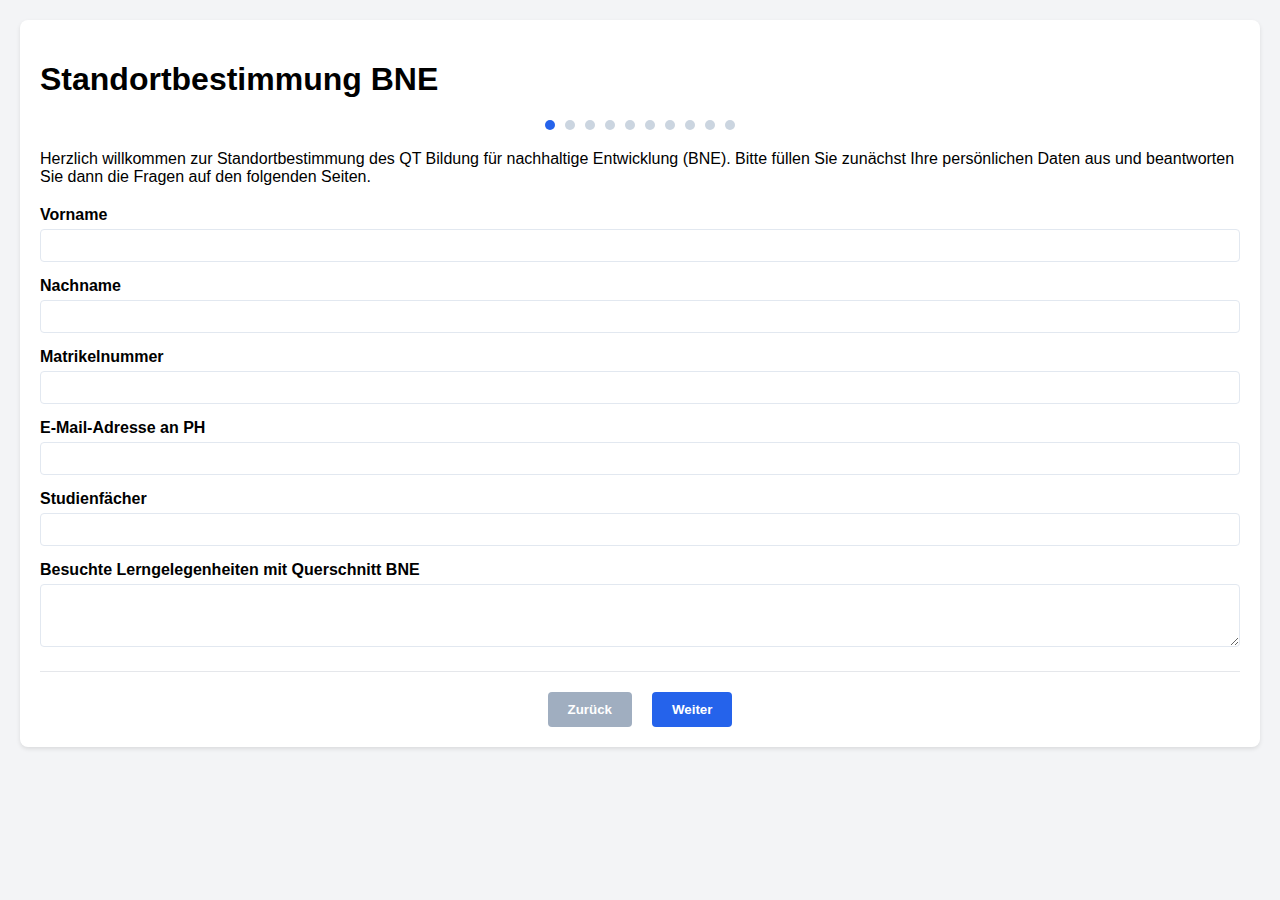
<file: index claude II.html>
<!DOCTYPE html>
<html lang="de">
<head>
    <meta charset="UTF-8">
    <meta name="viewport" content="width=device-width, initial-scale=1.0">
    <title>Kompetenzradar BNE</title>
    <style>
        body {
            font-family: Arial, sans-serif;
            margin: 0;
            padding: 20px;
            background-color: #f3f4f6;
        }
        .container {
            max-width: 1200px;
            margin: 0 auto;
            background: white;
            padding: 20px;
            border-radius: 8px;
            box-shadow: 0 2px 4px rgba(0,0,0,0.1);
        }
        .grid {
            display: grid;
            grid-template-columns: 1fr;
            gap: 20px;
        }
        @media (min-width: 1500px) { /* Bei grossen Bildschirmen mehr Platz für Radar Chart */
            .results-grid {
                grid-template-columns: 1fr 2fr; 
            }
        }
        .results-columns {
            display: grid;
            grid-template-columns: 1fr 1fr;
            gap: 15px;
         }

        @media (max-width: 600px) {
            .results-columns {
                grid-template-columns: 1fr;
    }
}
        .question-card {
            border: 1px solid #e5e7eb;
            padding: 15px;
            margin-bottom: 15px;
            border-radius: 6px;
        }
        .question-title {
            font-weight: bold;
            margin-bottom: 10px;
        }
        .meta-info {
            font-size: 0.9em;
            color: #666;
            margin-bottom: 10px;
        }
        .mc-group {
            display: flex;
            flex-direction: column;
            gap: 8px;
        }
        .mc-option {
            display: flex;
            align-item: center;
            gap: 8px;
            padding: 8px;
            border-radius: 4px;
            cursor: pointer;
        }
        .mc-option:hover {
            background-color: #f3f4f6;
        }
        .slider-container {
            padding: 20px 10px;
            position: relative;
        }
        .slider {
            width: 100%;
            height: 5px;
            background: #ddd;
            outline: none;
            -webkit-appearance: none;
            border-radius: 5px;
        }
        .slider::-webkit-slider-thumb {
            -webkit-appearance: none;
            width: 20px;
            height: 20px;
            background: #2563eb;
            border-radius: 50%;
            cursor: pointer;
        }
        .slider::-moz-range-thumb {
            width: 20px;
            height: 20px;
            background: #2563eb;
            border-radius: 50%;
            cursor: pointer;
            border: none;
        }
        .slider-labels {
            display: flex;
            justify-content: space-between;
            margin-top: 10px;
            font-size: 0.8em;
            color: #666;
        }
        .slider-value {
            text-align: center;
            margin-top: 10px;
            font-weight: bold;
            color: #2563eb;
        }
        .radar-container {
            display: flex;
            flex-direction: column;
            align-item: center;
            justify-content: center;
            width: 100%;
            height: 100%;
        }
        #radarCanvas {
            width: 100%;
            max-width: 1000px;
            height: auto;
            image-rendering: -webkit-optimize-contrast;
            image-rendering: crisp-edges;
            -ms-interpolation-mode: nearest-neighbor;
            margin: 0 auto;
            display: block;
        }
        .legend {
            display: flex;
            justify-content: center;
            gap: 20px;
            margin-top: 16px;
        }
        .legend-item {
            display: flex;
            align-item: center;
            gap: 8px;
            font-size: 14px;
            font-weight: bold;
        }
        .legend-color {
            width: 20px;
            height: 10px;
            border-radius: 2px;
        }
        .page {
            display: none;
        }
        .page.active {
            display: block;
        }
        .navigation {
            display: flex;
            justify-content: center;
            gap: 20px;
            margin-top: 20px;
            padding-top: 20px;
            border-top: 1px solid #e5e7eb;
        }
        .nav-button {
            padding: 10px 20px;
            background-color: #2563eb;
            color: white;
            border: none;
            border-radius: 4px;
            cursor: pointer;
            font-weight: bold;
        }
        .nav-button:disabled {
            background-color: #a0aec0;
            cursor: not-allowed;
        }
        .progress-indicator {
            display: flex;
            justify-content: center;
            margin-bottom: 20px;
        }
        .progress-dot {
            height: 10px;
            width: 10px;
            background-color: #cbd5e0;
            border-radius: 50%;
            margin: 0 5px;
        }
        .progress-dot.active {
            background-color: #2563eb;
        }
        .form-group {
            margin-bottom: 15px;
        }
        .form-group label {
            display: block;
            margin-bottom: 5px;
            font-weight: bold;
        }
        .form-group input, .form-group select, .form-group textarea {
            width: 100%;
            padding: 8px;
            border: 1px solid #e2e8f0;
            border-radius: 4px;
            box-sizing: border-box;
        }
        .intro-text {
            margin-bottom: 20px;
        }
        .summary-section {
            margin-bottom: 30px;
            padding: 15px;
            background-color: #f8fafc;
            border-radius: 6px;
        }
        .summary-section h3 {
            margin-top: 0;
            color: #2563eb;
        }
        .personal-data-section {
            margin-bottom: 30px;
            padding: 15px;
            background-color: #f0f9ff;
            border-radius: 6px;
        }
        .personal-data-section h3 {
            margin-top: 0;
            color: #0369a1;
        }
        .personal-data-item {
            margin-bottom: 8px;
        }
        .personal-data-label {
            font-weight: bold;
        }
    </style>
</head>
<body>
    <div class="container">
        <h1>Standortbestimmung BNE</h1>
        <div class="progress-indicator" id="progressIndicator">
            <!-- Wird dynamisch gefüllt -->
        </div>
        
        <!-- Seite 1: Persönliche Daten -->
        <div class="page" id="page-0">
            <div class="intro-text">
                <p>Herzlich willkommen zur Standortbestimmung des QT Bildung für nachhaltige Entwicklung (BNE). 
                   Bitte füllen Sie zunächst Ihre persönlichen Daten aus und beantworten Sie dann die Fragen auf den folgenden Seiten.</p>
            </div>
            <div class="form-group">
                <label for="vorname">Vorname</label>
                <input type="text" id="vorname" name="vorname">
            </div>
            <div class="form-group">
                <label for="nachname">Nachname</label>
                <input type="text" id="nachname" name="nachname">
            </div>
            <div class="form-group">
                <label for="matrikelnummer">Matrikelnummer</label>
                <input type="text" id="matrikelnummer" name="matrikelnummer">
            </div>
            <div class="form-group">
                <label for="email">E-Mail-Adresse an PH</label>
                <input type="email" id="email" name="email">
            </div>
            <div class="form-group">
                <label for="studienfach">Studienfächer</label>
                <input type="text" id="studienfach" name="studienfach">
            </div>
            <div class="form-group">
                <label for="lerngelegenheiten">Besuchte Lerngelegenheiten mit Querschnitt BNE</label>
                <textarea id="lerngelegenheiten" name="lerngelegenheiten" rows="3"></textarea>
            </div>
        </div>

        <!-- Fragen-Seiten werden dynamisch generiert -->
        <!-- Hier kommt pro Bereich eine eigene Seite -->
        
        <!-- Letzte Seite: Radar und Zusammenfassung -->
        <div class="page" id="page-final">
            <h2>Ihre Ergebnisse</h2>
            <p>
            Vielen Dank für die Beantwortung der Fragen. Hier ist die Zusammenfassung Ihrer Ergebnisse. Drücken Sie auf Abschliessen. Laden Sie diese bitte als pdf herunter und senden Sie das pdf bitte fristgerecht an: barbara.bamert@phbern.ch<br></br>
            Fügen Sie die Ergebnisse Ihrer Standortbestimmung bitte noch in Ihr professionelles BNE-Konzept ein oder verlinken Sie es.<br></br>
            An der Standortbestimmung werden Rückmeldungen zu Spiderprofilen und Vorschläge gegeben, welche Lerngelegenheiten zu Ihrem Profil passen würden. Falls Sie eine individuelle Rückmeldung wünschen, können Sie gerne per Mail einen Beratungstermin vereinbaren.<br></br>

            </p>
            
            <div class="grid results-grid">
                <div>
                    <!-- Persönliche Daten Sektion -->
                    <div class="personal-data-section">
                        <h3>Persönliche Daten</h3>
                        <div id="personalDataSummary">
                            <!-- Wird dynamisch gefüllt -->
                        </div>
                    </div>
                    
                    <!-- Ergebnisse nach Bereichen -->
                    <div class="summary-section">
                        <h3>Ergebnisse nach Bereichen</h3>
                        <div id="resultsSummary">
                            <!-- Wird dynamisch gefüllt -->
                        </div>
                    </div>
                </div>
                
                <!-- Radar Graph Container -->
                <div class="radar-container">
                    <canvas id="radarCanvas" width="1000" height="1000"></canvas>
                    <div class="legend">
                        <div class="legend-item">
                            <svg width="30" height="15" viewBox="0 0 30 15">
                                <circle cx="15" cy="7.5" r="6" fill="rgba(37, 99, 235, 0.9)" stroke="rgba(37, 99, 235, 0.9)" stroke-width="2"/>
                            </svg>
                            <span>Subjektiv</span>
                        </div>
                        <div class="legend-item">
                            <svg width="30" height="15" viewBox="0 0 30 15">
                                <path d="M15,2 L22,12 L8,12 Z" fill="rgba(22, 163, 74, 0.9)" stroke="rgba(22, 163, 74, 0.9)" stroke-width="2"/>
                            </svg>
                            <span>Objektiv</span>
                        </div>
                        <div class="legend-item">
                            <svg width="30" height="15" viewBox="0 0 30 15">
                                <rect x="9" y="1.5" width="12" height="12" fill="rgba(220, 38, 38, 0.9)" stroke="rgba(220, 38, 38, 0.9)" stroke-width="2"/>
                            </svg>
                            <span>Interesse</span>
                        </div>
                    </div>
                </div>
            </div>
        </div>
        
        <div class="navigation">
            <button id="prevButton" class="nav-button">Zurück</button>
            <button id="nextButton" class="nav-button">Weiter</button>
        </div>
    </div>

    <script>
        // =========================================================
        // FRAGENKATALOG - BEGINN
        // =========================================================
        // Anleitung zum Hinzufügen oder Bearbeiten von Fragen:
        // 1. Jede Frage hat eine eindeutige ID
        // 2. Die ID folgt dem Schema: <Bereichsnummer><laufende Nummer>
        //    z.B. 11, 12, 13 für Fragen im ersten Bereich
        // 3. Struktur jeder Frage:
        //    - id: Eindeutige Nummer der Frage
        //    - text: Der Fragetext
        //    - bereich: Einer der Bereiche aus der BEREICHE-Konstante
        //    - ebene: "subjektiv", "objektiv" oder "interesse"
        //    - typ: "slider" oder "mc" (Multiple Choice)
        //    - antworten: Array mit Antwortmöglichkeiten
        //      * text: Beschreibung der Antwort
        //      * wert: Punktwert (0-3)
        
        // Konfiguration
        const MIN_WERT = 0;
        const MAX_WERT = 3;
        
        const BEREICHE = [
            "Lehrperson: Wissen", 
            "Lehrperson: Bewusstsein",
            "Lehrperson: Handeln",
            "Unterricht: Prinzipien",
            "Unterricht: Kompetenzen",
            "Unterricht: Themen",
            "Unterricht: Methoden",
            "Schule: Schulentwicklung",
        ];

        const FRAGEN = [
            // Lehrperson: Wissen Nummerierung: 1x
            {
                id: 11,
                text: "Wie gut kennen Sie sich mit den SDG aus?",
                bereich: "Lehrperson: Wissen",
                ebene: "subjektiv",
                typ: "slider",
                antworten: [
                    { text: "Keine Antwort", wert: 0 },
                    { text: "Wenig oder grundlegend", wert: 1 },
                    { text: "Fortgeschritten", wert: 2 },
                    { text: "Hohe Expertise", wert: 3 }
                ]
            },
            {
                id: 12,
                text: "Zu welcher Umsetzungsstrategie von Nachhaltigkeit passt die folgende Definition: «Weniger produzieren und konsumieren: Energie- und Materialverbrauch begrenzen. Beispiel: Vom Besitzen zum Teilen»",
                bereich: "Lehrperson: Wissen",
                ebene: "objektiv",
                typ: "mc",
                antworten: [
                    { text: "Suffizienz", wert: 3 }, // korrekte Antwort
                    { text: "Konsistenz", wert: 1 },
                    { text: "Effizienz", wert: 1 }, 
                ]
            },
            {
                id: 13,
                text: "Wie stark interessieren Sie sich für die SDG?",
                bereich: "Lehrperson: Wissen",
                ebene: "interesse",
                typ: "slider",
                antworten: [
                    { text: "Keine Antwort", wert: 0 },
                    { text: "Gering", wert: 1 },
                    { text: "Mittel", wert: 2 },
                    { text: "Hoch", wert: 3 }
                ]
            },
            {
                id: 14,
                text: "Um mein Unterricht zielorientierter gestalten zu können, möchte ich noch mehr über die Leitidee von Nachhaltiger Entwicklung und die Ziele einer BNE erfahren.",
                bereich: "Lehrperson: Wissen",
                ebene: "interesse",
                typ: "slider",
                antworten: [
                    { text: "Keine Antwort", wert: 0 },
                    { text: "trifft eher nicht zu", wert: 1 },
                    { text: "trifft eher zu", wert: 2 },
                    { text: "trifft zu", wert: 3 }
                ]
            },
            {
                id: 15,
                text: "Der Lehrplan 21 bezieht sich auf das «Drei-Dimensionen-Modell der Nachhaltigen Entwicklung». Welche ist keine der drei Dimensionen?",
                bereich: "LP: Wissen",
                ebene: "objektiv",
                typ: "mc",
                antworten: [
                    { text: "Gesellschaft", wert: 1 },
                    { text: "Umwelt", wert: 1 },
                    { text: "Soziales", wert: 3 }, // korrekte Antwort
                    { text: "Wirtschaft", wert: 1 }
                ]
            },
            {
                id: 16,
                text: "Ist die Förderung einer Nachhaltigen Entwicklung in der Schweizerischen Bundesverfassung als Auftrag staatlichen Handelns festgeschrieben?",
                bereich: "LP: Wissen",
                ebene: "objektiv",
                typ: "mc",
                antworten: [
                    { text: "Ja", wert: 3 }, // korrekte Antwort
                    { text: "Nein", wert: 1 }
                ]
            },
            {
                id: 17,
                text: "Im BNE-Unterricht gibt es verschiedene normative Rahmen. Um welchen Ansatz handelt es sich bei: Vermittlung von Expertenwissen, Förderung nachhaltigen Verhaltens und Lernen für eine nachhaltige Entwicklung?",
                bereich: "LP: Wissen",
                ebene: "objektiv",
                typ: "mc",
                antworten: [
                    { text: "Instrumenteller Ansatz", wert: 3 }, // korrekte Antwort
                    { text: "Emanzipatorischer Ansatz", wert: 1 },
                    { text: "Transformativer Ansatz", wert: 1 }
                ]
            },
            {
                id: 18,
                text: "Im BNE-Unterricht gibt es verschiedene normative Rahmen. Um welchen Ansatz handelt es sich bei: Widersprüche (dialektisch) überwinden, nicht-Vorhersehbarkeit, Emotionen, Lernen durch nachhaltige Entwicklung?",
                bereich: "LP: Wisssen",
                ebene: "objektiv",
                typ: "mc",
                antworten: [
                    { text: "Instrumenteller Ansatz", wert: 1 },
                    { text: "Emanzipatorischer Ansatz", wert: 1 },
                    { text: "Transformativer Ansatz", wert: 3 } // korrekte Antwort
                ]
            },
            {
                id: 19,
                text: "Welche Gefahr besteht primär bei einem emanzipatorischen Ansatz im BNE-Unterricht?",
                bereich: "LP: Wissen",
                ebene: "objektiv",
                typ: "mc",
                antworten: [
                    { text: "Gefahr der Indoktrination", wert: 1 },
                    { text: "Gefahr des Zeitmangels", wert: 3 } // korrekte Antwort
                ]
            },
            // Lehrperson: Bewusstsein id 2x
            {
                id: 21,
                text: "Ich fühle mich sicher, wie ich im BNE-Unterricht meinen Standpunkt und meine Meinung vertreten darf und kann.",
                bereich: "Lehrperson: Bewusstsein",
                ebene: "subjektiv",
                typ: "slider",
                antworten: [
                    { text: "trifft nicht zu", wert: 1 },
                    { text: "trifft eher zu", wert: 2 },
                    { text: "trifft zu", wert: 3 }
                ]
            },
            {
                id: 22,
                text: "Ich möchte mehr über den Beutelsbacher Konsens erfahren und mich mit der Umsetzung von BNE im Unterricht auseinandersetzen",
                bereich: "Lehrperson: Bewusstsein",
                ebene: "interesse",
                typ: "slider",
                antworten: [
                    { text: "trifft eher nicht zu", wert: 1 },
                    { text: "trifft eher zu", wert: 2 },
                    { text: "trifft sehr zu", wert: 3 }
                ]
            },
            {
                id: 23,
                text: "Der Beutelsbacher Konsens besagt, dass sich Lehrpersonen im Unterricht nicht zu politisch heiklen Themen äussern sollten.",
                bereich: "Lehrperson: Bewusstsein",
                ebene: "objektiv",
                typ: "mc",
                antworten: [
                    { text: "richtig", wert: 1 },
                    { text: "falsch", wert: 3 }, // korrekte Antwort
                    { text: "teilweise richtig", wert: 1 },
                ]
            },
            {
                id: 24,
                text: "Ich kann mich gut zu den Zielen einer (B)NE positionieren und habe eine klare Haltung zu dem aktuellen Diskurs.",
                bereich: "LP: Bewusstsein",
                ebene: "subjektiv",
                typ: "slider",
                antworten: [
                    { text: "trifft nicht zu", wert: 1 },
                    { text: "trifft eher zu", wert: 2 },
                    { text: "trifft zu", wert: 3 }
                ]
            },
            {
                id: 25,
                text: "Ich fühle mich noch nicht sicher, wie ich im BNE-Unterricht meinen Standpunkt und meine Meinung vertreten kann. Ich möchte deshalb noch mehr darüber erfahren, was im BNE-Unterricht erwünscht, und was verboten ist.",
                bereich: "Lehrperson: Bewusstsein",
                ebene: "interesse",
                typ: "slider",
                antworten: [
                    { text: "Keine Antwort", wert: 0 },
                    { text: "trifft nicht zu", wert: 1 },
                    { text: "trifft teilweise zu", wert: 2 },
                    { text: "trifft zu", wert: 3 }
                ]
            },

            // Lehrperson: Handeln id 3x
            {
                id: 31,
                text: "Wie stark beschäftigt Sie die Frage, wie Ihr Handeln als Lehrperson das Lernen der Schüler*innen in Bezug auf BNE beeinflusst?",
                bereich: "Lehrperson: Handeln",
                ebene: "subjektiv",
                typ: "slider",
                antworten: [
                    { text: "Keine Antwort", wert: 0 },
                    { text: "Wenig", wert: 1 },
                    { text: "Mittel", wert: 2 },
                    { text: "Stark", wert: 3 }
                ]
            },
            {
                id: 32,
                text: "Die lernförderlichen Gelegenheiten werden im Rahmen der Agenda 2030 zusammen mit den Schlüsselkompetenzen einer BNE als wichtig erachtet.",
                bereich: "LP: Handeln",
                ebene: "objektiv",
                typ: "mc",
                antworten: [
                    { text: "richtig", wert: 3 }, // korrekte Antwort
                    { text: "falsch", wert: 1 }, 
                   
                ]
            },
            {
                id: 33,
                text: "Der Whole Institution Approach (WIA) zeigt Möglichkeiten auf, wie BNE in der Schule ohne Einbezug von ausserschulischen Akteur:innen umgesetzt werden kann.",
                bereich: "LP: Handeln",
                ebene: "objektiv",
                typ: "mc",
                antworten: [
                    { text: "richtig", wert: 1 }, 
                    { text: "falsch", wert: 3 }, // korrekte Antwort
                   
                ]
            },
            {
                id: 35,
                text: "Inwiefern haben Sie BNE bereits in Ihrem Unterricht / in Ihren Praktika integrieren können?",
                bereich: "LP: Handeln",
                ebene: "subjektiv",
                typ: "slider",
                antworten: [
                    { text: "Keine Antwort", wert: 0 },
                    { text: "Gar nicht", wert: 1 },
                    { text: "Ein bisschen", wert: 2 },
                    { text: "Stark", wert: 3 }
                ]
            },
            {
                id: 36,
                text: "Um mein eigenes Rollen- und Funktionsverständnis in Zusammenhang mit nachhaltiger Entwicklung und BNE als Lehrperson zu definieren, möchte ich mich mit entsprechenden Konzepten auseinandersetzen.",
                bereich: "Lehrperson: Handeln",
                ebene: "interesse",
                typ: "slider",
                antworten: [
                    { text: "Keine Antwort", wert: 0 },
                    { text: "stimme eher nicht zu", wert: 1 },
                    { text: "stimme teilweise zu", wert: 2 },
                    { text: "stimme zu", wert: 3 }
                ]
            },

            // Unterricht: Prinzipien id 4x
            {
                id: 41,
                text: "Ich kenne bereits viele BNE-relevante Prinzipien, die ich im Unterricht umsetzen kann.",
                bereich: "Unterricht: Prinzipien",
                ebene: "subjektiv",
                typ: "slider",
                antworten: [
                    { text: "Keine Antwort", wert: 0 },
                    { text: "trifft nicht zu", wert: 1 },
                    { text: "trifft teilweise zu", wert: 2 },
                    { text: "trifft zu", wert: 3 }
                ]
            },
            {
                id: 42,
                text: "Aktualitätsbezug ist als eines von drei didaktischen BNE-Prinzipen im Lehrplan 21 verankert. Ist die Aussage korrekt?",
                bereich: "Unterricht: Prinzipien",
                ebene: "objektiv",
                typ: "mc",
                antworten: [
                    { text: "Ja", wert: 1 },
                    { text: "Nein", wert: 3 } // korrekte Antwort
                ]
            },
            {
                id: 43,
                text: "«Im Unterricht werden eigene und kollektive Denkweisen und Werte aufgespürt und miteinander verglichen.» Um welches pädagogische Prinzip von éducation21 handelt es sich?",
                bereich: "Unterricht: Prinzipien",
                ebene: "objektiv",
                typ: "mc",
                antworten: [
                    { text: "Wertereflexion und Handlungsorientierung", wert: 3 }, // korrekte Antwort
                    { text: "Chancengerechtigkeit", wert: 1 },
                    { text: "Partizipation und Empowerment", wert: 1 }
                ]
            },
            {
                id: 44,
                text: "«Nachhaltige Entwicklung ist ein optimistischer Ansatz, der sich an einer positiven Zukunft orientiert.» Um welches pädagogische Prinzip von éducation21 handelt es sich?",
                bereich: "Unterricht: Prinzipien",
                ebene: "objektiv",
                typ: "mc",
                antworten: [
                    { text: "Visionsorientierung", wert: 3 }, // korrekte Antwort
                    { text: "Vernetztes Denken", wert: 1 },
                    { text: "Partizipation und Empowerment", wert: 1 }
                ]
            },
            {
                id: 45,
                text: "Um die BNE-Prinzipien noch besser verstehen zu können, möchte ich mich vertiefter mit diesen befassen.",
                bereich: "Unterricht: Prinzipien",
                ebene: "interesse",
                typ: "slider",
                antworten: [
                    { text: "Keine Antwort", wert: 0 },
                    { text: "stimme eher nicht zu", wert: 1 },
                    { text: "stimme teilweise zu", wert: 2 },
                    { text: "stimme zu", wert: 3 }
                ]
            },

            // Unterricht: Kompetenzen id 5x
            {
                id: 51,
                text: "Wie gut können Sie BNE-Kompetenzen in Ihrem Unterricht fördern?",
                bereich: "Unterricht: Kompetenzen",
                ebene: "subjektiv",
                typ: "slider",
                antworten: [
                    { text: "Keine Antwort", wert: 0 },
                    { text: "Grundlegend", wert: 1 },
                    { text: "Gut", wert: 2 },
                    { text: "Sehr gut", wert: 3 }
                ]
            },
            {
                id: 52,
                text: "Die von éducation21 formulierten Kompetenzen können den DeSeCo-Schlüsselkompetenzen zugeordnet werden. Zu welcher Kategorie gehören Verantwortung, Werte und Handeln?",
                bereich: "U: Kompetenzen",
                ebene: "objektiv",
                typ: "mc",
                antworten: [
                    { text: "Interaktive Verwendung von Medien und Tools", wert: 1 },
                    { text: "Interagieren in heterogenen Gruppen", wert: 1 },
                    { text: "Eigenständiges Handeln", wert: 3 } // korrekte Antwort
                ]
            },
            {
                id: 53,
                text: "Im Lehrplan 21 sind spezifische BNE-Kompetenzen ausformuliert.",
                bereich: "U: Kompetenzen",
                ebene: "objektiv",
                typ: "mc",
                antworten: [
                    { text: "Ja", wert: 1 },
                    { text: "Nein, nur über fächerübergreifende Querverweise", wert: 3 }, // korrekte Antwort
                    { text: "Nein, überhaupt nicht", wert: 1 }
                ]
            },
            {
                id: 54,
                text: "Wie gut kennen Sie sich mit den BNE-Kompetenzen aus?",
                bereich: "U: Kompetenzen",
                ebene: "subjektiv",
                typ: "slider",
                antworten: [
                    { text: "Keine Antwort", wert: 0 },
                    { text: "wenig Kenntnisse", wert: 1 },
                    { text: "mittlere Kompetenzen", wert: 2 },
                    { text: "hohe Kompetenzen", wert: 3 }
                ]
            },
            {
                id: 55,
                text: "Um welche BNE-Kompetenz nach éducation21 handelt es sich: «Sich als Teil der Welt erfahren (Sich selbst, die soziale und natürliche Umwelt ganzheitlich und im globalen Kontext wahrnehmen)»?",
                bereich: "U: Kompetenzen",
                ebene: "objektiv",
                typ: "mc",
                antworten: [
                    { text: "Verantwortung", wert: 3 }, // korrekte Antwort
                    { text: "Partizipation", wert: 1 },
                    { text: "Kooperation", wert: 1 }
                ]
            },
            {
                id: 56,
                text: "Um meinen Unterricht kompetenzorientiert gestalten zu können, möchte ich mich noch vertiefter mit den BNE-Kompetenzen auseinandersetzen.",
                bereich: "U: Kompetenzen",
                ebene: "interesse",
                typ: "slider",
                antworten: [
                    { text: "Keine Antwort", wert: 0 },
                    { text: "stimme eher nicht zu", wert: 1 },
                    { text: "stimme teilweise zu", wert: 2 },
                    { text: "stimme zu", wert: 3 }
                ]
            },
            {
                id: 57,
                text: "Wie schätzen Sie Ihre Kompetenzen im Bereich der BNE im Unterricht ein?",
                bereich: "U: Kompetenzen",
                ebene: "subjektiv",
                typ: "slider",
                antworten: [
                    { text: "Keine Antwort", wert: 0 },
                    { text: "wenig Kenntnisse", wert: 1 },
                    { text: "mittlere Kompetenzen", wert: 2 },
                    { text: "hohe Kompetenzen", wert: 3 }
                ]
            },
            {
                id: 58,
                text: "Die Kompetenz zur integrierten Problemlösung (Schlüsselkompetenzen für BNE im Rahmen der Agenda 2030) beinhaltet die Fähigkeit die eigenen Werte, Wahrnehmungen und Handlungen zu reflektieren.",
                bereich: "U: Kompetenzen",
                ebene: "objektiv",
                typ: "mc",
                antworten: [
                    { text: "Ja", wert: 1 }, 
                    { text: "Nein", wert: 3 }, // korrekte Antwort
                 
                ]
            },

            // Unterricht: Themen id 6x
            {
                id: 61,
                text: "Wie gut kennen Sie die fächerübergreifenden Themen zu nachhaltiger Entwicklung im Lehrplan 21?",
                bereich: "Unterricht: Themen",
                ebene: "subjektiv",
                typ: "slider",
                antworten: [
                    { text: "Keine Antwort", wert: 0 },
                    { text: "Wenig", wert: 1 },
                    { text: "Gut", wert: 2 },
                    { text: "Sehr gut", wert: 3 }
                ]
            },
            {
                id: 62,
                text: "Im Lehrplan 21 ist das Thema \"Geschlechter und Gleichstellung\" kein fächerübergreifendes Thema im Kontext Bildung für nachhaltige Entwicklung.",
                bereich: "Unterricht: Themen",
                ebene: "objektiv",
                typ: "mc",
                antworten: [
                    { text: "Richtig", wert: 1 },
                    { text: "Falsch", wert: 3 } // korrekte Antwort
                ]
            },
            {
                id: 63,
                text: "Im Lehrplan 21 werden sieben fächerübergreifende Themen unter der Leitidee Nachhaltiger Entwicklung aufgeführt.",
                bereich: "Unterricht: Themen",
                ebene: "objektiv",
                typ: "mc",
                antworten: [
                    { text: "Richtig", wert: 3 }, // korrekte Antwort
                    { text: "Falsch", wert: 1 }
                ]
            },
            {
                id: 64,
                text: "Wie interessiert sind Sie daran, sich mit fächerübergreifenden Themen zur nachhaltigen Entwicklung auseinanderzusetzen?",
                bereich: "Unterricht: Themen",
                ebene: "interesse",
                typ: "slider",
                antworten: [
                    { text: "Keine Antwort", wert: 0 },
                    { text: "wenig interessiert", wert: 1 },
                    { text: "interessiert", wert: 2 },
                    { text: "sehr interessiert", wert: 3 }
                ]
            },
            {
                id: 65,
                text: "Im Lehrplan 21 finden sich zusätzlich zu den fächerübergreifenden Themen bei den fachspezifischen Kompetenzen noch BNE-Verweise.",
                bereich: "U: Themen",
                ebene: "objektiv",
                typ: "mc",
                antworten: [
                    { text: "Nein", wert: 1 },
                    { text: "Ja", wert: 3 } // korrekte Antwort
                ]
            },
            {
                id: 66,
                text: "Ich kann mir vorstellen auch weitere Themen interdisziplinär in meinen Fächern zu behandeln.",
                bereich: "U: Themen",
                ebene: "subjektiv",
                typ: "slider",
                antworten: [
                    { text: "Keine Antwort", wert: 0 },
                    { text: "Wenig interessiert", wert: 1 },
                    { text: "Interessiert", wert: 2 },
                    { text: "Sehr interessiert", wert: 3 }
                ]
            },

            // Unterricht: Methoden id 7x
            {
                id: 71,
                text: "Wie gut beherrschen Sie unterschiedliche Methoden zur Förderung von BNE im Unterricht?",
                bereich: "Unterricht: Methoden",
                ebene: "subjektiv",
                typ: "slider",
                antworten: [
                    { text: "Keine Antwort", wert: 0 },
                    { text: "Grundlegend", wert: 1 },
                    { text: "Gut", wert: 2 },
                    { text: "Sehr gut", wert: 3 }
                ]
            },
            {
                id: 72,
                text: "Für die Förderung von kreativen Lösungsansätzen bei Nachhaltigkeitsproblemen eignet sich im Kontext von BNE die Methode Design Thinking.",
                bereich: "Unterricht: Methoden",
                ebene: "objektiv",
                typ: "mc",
                antworten: [
                    { text: "Ja", wert: 3 }, // korrekte Antwort
                    { text: "Nein", wert: 1 }
                ]
            },
            {
                id: 73,
                text: "Schüler*innen setzen sich mit einem moralischen Dilemma auseinander und beschreiben ihre Gefühle. Welcher Unterrichtszugang trifft am besten zu?",
                bereich: "Unterricht: Methoden",
                ebene: "objektiv",
                typ: "mc",
                antworten: [
                    { text: "Transformatives Lernen", wert: 3 }, // korrekte Antwort
                    { text: "Entdeckendes Lernen", wert: 1 },
                    { text: "Situatives Lernen", wert: 1 }
                ]
            },
            {
                id: 74,
                text: "Wie interessiert sind Sie daran, diese Unterrichtsmethoden für BNE in Ihrem Unterricht umzusetzen?",
                bereich: "Unterricht: Methoden",
                ebene: "interesse",
                typ: "slider",
                antworten: [
                    { text: "Keine Antwort", wert: 0 },
                    { text: "wenig interessiert", wert: 1 },
                    { text: "interessiert", wert: 2 },
                    { text: "sehr interessiert", wert: 3 }
                ]
            },
            {
                id: 75,
                text: "Das problembasierte Lernen ist eine Methode der Zukunftswerkstatt.",
                bereich: "U: Methoden",
                ebene: "objektiv",
                typ: "mc",
                antworten: [
                    { text: "Ja", wert: 1 }, 
                    { text: "Nein", wert: 3 }, // korrekte Antwort
                ]
            },

            // Schule: Schulentwicklung id 8x
            {
                id: 81,
                text: "Welche der untenstehenden Massnahmen ist für den Whole Institution Approach **nicht** von zentraler Bedeutung?",
                bereich: "Schule: Schulentwicklung",
                ebene: "objektiv",
                typ: "mc",
                antworten: [
                    { text: "Fächerübergreifende Projekte", wert: 1 },
                    { text: "Politische Einstellung von Lehrpersonen", wert: 3 }, // korrekte Antwort
                    { text: "Partizipative Schulkultur", wert: 1 },
                ]
            },
            {
                id: 82,
                text: "Das wichtigste Anliegen des Whole Institution Approaches ist es, dass alle Lehrpersonen BNE in ihrem Unterricht umsetzen.",
                bereich: "Schule: Schulentwicklung",
                ebene: "objektiv",
                typ: "mc",
                antworten: [
                    { text: "Ja", wert: 3 }, // korrekte Antwort
                    { text: "Nein", wert: 1 }
                ]
            },
            {
                id: 83,
                text: "Wie gut verstehen Sie das Konzept des Whole Institution Approach für die Umsetzung von BNE?",
                bereich: "Schule: Schulentwicklung",
                ebene: "subjektiv",
                typ: "slider",
                antworten: [
                    { text: "Keine Antwort", wert: 0 },
                    { text: "Grundlegend", wert: 1 },
                    { text: "Gut", wert: 2 },
                    { text: "Sehr gut", wert: 3 }
                ]
            },
            {
                id: 84,
                text: "Wie interessiert sind Sie an der Umsetzung von BNE im schulischen Kontext als angehende Lehrperson?",
                bereich: "Schule: Schulentwicklung",
                ebene: "interesse",
                typ: "slider",
                antworten: [
                    { text: "Keine Antwort", wert: 0 },
                    { text: "wenig interessiert", wert: 1 },
                    { text: "interessiert", wert: 2 },
                    { text: "sehr interessiert", wert: 3 }
                ]
            }
    
        ];

        // =========================================================
        // FRAGENKATALOG - ENDE
        // =========================================================

        // Globaler State für Antworten und aktuelle Seite
        let antworten = {};
        let personalData = {};
        let currentPage = 0;
        let pages = [];

        // Seiten nach Bereichen erstellen
        function initPages() {
            // Persönliche Daten-Seite ist bereits vorhanden (page-0)
            
            // Gruppiere Fragen nach Bereichen
            const bereicheFragen = BEREICHE.reduce((acc, bereich) => {
                acc[bereich] = FRAGEN.filter(frage => frage.bereich === bereich);
                return acc;
            }, {});
            
            // Erstelle für jeden Bereich eine Seite
            let pageIndex = 1;
            BEREICHE.forEach(bereich => {
                const pageId = `page-${pageIndex}`;
                pages.push(pageId);
                
                // Erstelle Container für diesen Bereich
                const pageDiv = document.createElement('div');
                pageDiv.className = 'page';
                pageDiv.id = pageId;
                
                // Titel für den Bereich
                const bereichTitel = document.createElement('h2');
                bereichTitel.textContent = bereich;
                pageDiv.appendChild(bereichTitel);
                
                // Fragen für diesen Bereich hinzufügen
                const bereichContainer = document.createElement('div');
                bereichContainer.id = `bereich-${pageIndex}`;
                pageDiv.appendChild(bereichContainer);
                
                // Füge die Seite zum Dokument hinzu
                document.querySelector('.container').insertBefore(pageDiv, document.getElementById('page-final'));
                
                pageIndex++;
            });
            
            // Final-Seite hinzufügen
            pages.push('page-final');
            
            // Fortschrittsanzeige erstellen
            updateProgressIndicator();
        }

        // Fortschrittsanzeige aktualisieren
        function updateProgressIndicator() {
            const progressContainer = document.getElementById('progressIndicator');
            progressContainer.innerHTML = '';
            
            const totalPages = pages.length + 1; // +1 für die persönliche Daten-Seite
            
            for (let i = 0; i < totalPages; i++) {
                const dot = document.createElement('div');
                dot.className = 'progress-dot';
                if (i === currentPage) {
                    dot.classList.add('active');
                }
                progressContainer.appendChild(dot);
            }
        }

        // Fragen für den aktuellen Bereich rendern
        function renderFragen() {
            if (currentPage === 0 || currentPage === pages.length) {
                return; // Keine Fragen auf der ersten und letzten Seite
            }
            
            const bereichIndex = currentPage - 1; // -1 weil erste Seite persönliche Daten ist
            const bereich = BEREICHE[bereichIndex];
            const bereichContainer = document.getElementById(`bereich-${currentPage}`);
            
            // Fragen für diesen Bereich filtern
            const bereichFragen = FRAGEN.filter(frage => frage.bereich === bereich);
            
            bereichContainer.innerHTML = bereichFragen.map(frage => {
                if (frage.typ === 'slider') {
                    return `
                        <div class="question-card">
                            <div class="question-title">${frage.text}</div>
                            <div class="meta-info">
                                Ebene: ${frage.ebene}
                            </div>
                            <div class="slider-container">
                                <input 
                                    type="range" 
                                    min="${MIN_WERT}" 
                                    max="${MAX_WERT}" 
                                    step="1"
                                    value="${antworten[frage.id] || MIN_WERT}"
                                    onchange="handleAntwort(${frage.id}, parseInt(this.value))"
                                    oninput="this.nextElementSibling.nextElementSibling.textContent = this.value"
                                    class="slider"
                                >
                                <div class="slider-labels">
                                    ${frage.antworten.map(antwort => `
                                        <span>${antwort.text}</span>
                                    `).join('')}
                                </div>
                                <div class="slider-value">${antworten[frage.id] || MIN_WERT}</div>
                            </div>
                        </div>
                    `;
                } else {
                    return `
                        <div class="question-card">
                            <div class="question-title">${frage.text}</div>
                            <div class="meta-info">
                                Ebene: ${frage.ebene}
                            </div>
                            <div class="mc-group">
                                ${frage.antworten.map((antwort, idx) => `
                                    <label class="mc-option">
                                        <input 
                                            type="radio" 
                                            name="frage-${frage.id}" 
                                            value="${antwort.wert}"
                                            ${antworten[frage.id] === antwort.wert ? 'checked' : ''}
                                            onchange="handleAntwort(${frage.id}, ${antwort.wert})"
                                        >
                                        ${antwort.text}
                                    </label>
                                `).join('')}
                            </div>
                        </div>
                    `;
                }
            }).join('');
        }

        // Sammeln der persönlichen Daten
        function collectPersonalData() {
            personalData = {
                vorname: document.getElementById('vorname').value,
                nachname: document.getElementById('nachname').value,
                matrikelnummer: document.getElementById('matrikelnummer').value,
                email: document.getElementById('email').value,
                studienfach: document.getElementById('studienfach').value,
                lerngelegenheiten: document.getElementById('lerngelegenheiten').value
            };
        }

        // Anzeigen der persönlichen Daten auf der Ergebnisseite
        function renderPersonalData() {
            const container = document.getElementById('personalDataSummary');
            
            // Überprüfen, ob persönliche Daten vorhanden sind
            const hasData = Object.values(personalData).some(value => value.trim() !== '');
            
            if (!hasData) {
                container.innerHTML = '<p>Keine persönlichen Daten angegeben.</p>';
                return;
            }
            
            const labels = {
                vorname: 'Vorname',
                nachname: 'Nachname',
                matrikelnummer: 'Matrikelnummer',
                email: 'E-Mail',
                studienfach: 'Studienfächer',
                lerngelegenheiten: 'Besuchte Lerngelegenheiten'
            };
            
            let html = '';
            for (const [key, value] of Object.entries(personalData)) {
                if (value.trim() !== '') {
                    html += `
                        <div class="personal-data-item">
                            <span class="personal-data-label">${labels[key]}:</span> 
                            ${value}
                        </div>
                    `;
                }
            }
            
            container.innerHTML = html;
        }

// Ergebniszusammenfassung anzeigen
function renderResultsSummary() {
    const resultContainer = document.getElementById('resultsSummary');
    
    // Ergebnisse für jeden Bereich erstellen
    const bereichErgebnisse = BEREICHE.map(bereich => {
        const bereichFragen = FRAGEN.filter(frage => frage.bereich === bereich);
        const ebenen = ['subjektiv', 'objektiv', 'interesse'];
        
        const ebenenWerte = ebenen.map(ebene => {
            const ebenenFragen = bereichFragen.filter(frage => frage.ebene === ebene);
            const beantworteteFragen = ebenenFragen.filter(frage => antworten[frage.id] !== undefined);
            
            if (beantworteteFragen.length === 0) return 0;
            
            const summe = beantworteteFragen.reduce((sum, frage) => sum + antworten[frage.id], 0);
            return (summe / beantworteteFragen.length).toFixed(1);
        });
        
        return `
            <div style="margin-bottom: 10px;">
                <strong>${bereich}</strong>
                <ul style="margin-top: 5px;">
                    <li>Subjektiv: ${ebenenWerte[0]}</li>
                    <li>Objektiv: ${ebenenWerte[1]}</li>
                    <li>Interesse: ${ebenenWerte[2]}</li>
                </ul>
            </div>
        `;
    });
    
    // Bereiche in zwei Spalten aufteilen
    const mitte = Math.ceil(bereichErgebnisse.length / 2);
    const ergebnisseLinks = bereichErgebnisse.slice(0, mitte).join('');
    const ergebnisseRechts = bereichErgebnisse.slice(mitte).join('');
    
    // HTML für zwei Spalten erzeugen
    const html = `
        <div class="results-columns">
            <div class="results-column">${ergebnisseLinks}</div>
            <div class="results-column">${ergebnisseRechts}</div>
        </div>
    `;
    
    resultContainer.innerHTML = bereichErgebnisse.length > 0 ? html : '<p>Keine Daten vorhanden.</p>';
}

        //Canvas-Initialisierung für den Radar-Chart
        function setupCanvas(canvas) {
            // Setze Canvas auf Grösse mit guter Auflösung
            canvas.width = 1600;
            canvas.height = 1600;
            
            // Setze Display-Grösse via CSS
            canvas.style.width = '100%';
            canvas.style.height = 'auto';
            canvas.style.maxWidth = '1000px';
            
            const ctx = canvas.getContext('2d');
            
            // Aktiviere Anti-Aliasing für glattere Linien
            ctx.imageSmoothingEnabled = true;
            ctx.imageSmoothingQuality = 'high';
            
            return ctx;
        }

        // Antwort Handler
        function handleAntwort(fragenId, wert) {
            antworten[fragenId] = wert;
        }

        // Radar-Chart zeichnen 
        function drawRadar() {
            const canvas = document.getElementById('radarCanvas');
            const ctx = setupCanvas(canvas);

            // Berechne das Zentrum und den Radius basierend auf den tatsächlichen Canvas-Dimensionen
            const width = canvas.width;
            const height = canvas.height;
            const centerX = width / 2;
            const centerY = height / 2;
            const radius = Math.min(width, height) * 0.35; // xx% des Canvas-Radius verwenden
            
            // Canvas löschen
            ctx.clearRect(0, 0, width, height);

            const anzahlBereiche = BEREICHE.length;
            const winkel = (2 * Math.PI) / anzahlBereiche;

            // Hilfsfunktion zum Zeichnen der verschiedenen Marker
            function drawMarker(x, y, type, color) {
                ctx.fillStyle = color;
                ctx.strokeStyle = color;
                ctx.lineWidth = 2;
                
                switch(type) {
                    case 'circle':
                        ctx.beginPath();
                        ctx.arc(x, y, 8, 0, 2 * Math.PI);
                        ctx.fill();
                        ctx.stroke();
                        break;
                    case 'triangle':
                        ctx.beginPath();
                        ctx.moveTo(x, y - 8);
                        ctx.lineTo(x + 8, y + 8);
                        ctx.lineTo(x - 8, y + 8);
                        ctx.closePath();
                        ctx.fill();
                        ctx.stroke();
                        break;
                    case 'square':
                        ctx.beginPath();
                        ctx.rect(x - 6, y - 6, 12, 12);
                        ctx.fill();
                        ctx.stroke();
                        break;
                }
            }

            // Konzentrische Kreise für die drei Radien
            for (let r = 1; r <= 3; r++) {
                ctx.beginPath();
                ctx.strokeStyle = '#d1d5db';
                ctx.lineWidth = 1;
                
                // Berechne den aktuellen Radius (von innen nach aussen)
                const currentRadius = radius * (r / 3);
                
                // Zeichne einen Kreis mit dem aktuellen Radius
                ctx.arc(centerX, centerY, currentRadius, 0, 2 * Math.PI);
                ctx.stroke();
                
                /* Füge Beschriftung für den Radius hinzu (1, 2, 3)
                if (r > 0) {
                    ctx.fillStyle = '#9ca3af';
                    ctx.font = '16px Arial';
                    ctx.textAlign = 'center';
                    ctx.fillText(r.toString(), centerX + 5, centerY - currentRadius + 16);
                }
                */
            }

            // Achsenlinien vom Zentrum zu den äusseren Punkten
            ctx.beginPath();
            ctx.strokeStyle = '#d1d5db';
            ctx.lineWidth = 1;
            for (let i = 0; i < anzahlBereiche; i++) {
                const angle = i * winkel - Math.PI / 2;
                const x = centerX + radius * Math.cos(angle);
                const y = centerY + radius * Math.sin(angle);
                ctx.moveTo(centerX, centerY);
                ctx.lineTo(x, y);
            }
            ctx.stroke();

            // Beschriftungen
            ctx.font = 'bold 30px Arial';
            ctx.fillStyle = '#000';
            
            BEREICHE.forEach((bereich, i) => {
                const angle = i * winkel - Math.PI / 2;
                const labelRadius = radius + 30; // Abstand für die Beschriftungen
                let x = centerX + labelRadius * Math.cos(angle);
                let y = centerY + labelRadius * Math.sin(angle);
                
                // Text an die Achsenausrichtung anpassen
                if (Math.cos(angle) < -0.1) {
                    ctx.textAlign = 'right';
                } else if (Math.cos(angle) > 0.1) {
                    ctx.textAlign = 'left';
                } else {
                    ctx.textAlign = 'center';
                }
                
                // Vertikale Anpassungen
                if (Math.sin(angle) > 0.9) {
                    y += 10; // unten
                } else if (Math.sin(angle) < -0.9) {
                    y -= 5; // oben
                }
                
                // Text in zwei Zeilen aufteilen
                const lines = splitBereichLabel(bereich);
                
                // Erste Zeile (kleiner Abstand nach oben)
                ctx.font = 'bold 30px Arial';
                ctx.fillText(lines[0], x, y - 15);
                
                // Zweite Zeile (kleiner Abstand nach unten)
                ctx.font = '30px Arial';
                ctx.fillText(lines[1], x, y + 15);
            });
            // Zurücksetzen des textAlign
            ctx.textAlign = 'left';

            // Daten aggregieren und normalisieren
            const aggregierteWerte = BEREICHE.reduce((acc, bereich) => {
                acc[bereich] = {
                    subjektiv: [],
                    objektiv: [],
                    interesse: []
                };
                return acc;
            }, {});

            Object.entries(antworten).forEach(([fragenId, wert]) => {
                const frage = FRAGEN.find(f => f.id === parseInt(fragenId));
                if (frage) {
                    aggregierteWerte[frage.bereich][frage.ebene].push(wert);
                }
            });

            // ÄNDERUNG 1: Entfernung des Math.max(1, durchschnitt(...)) 
            const chartData = BEREICHE.map(bereich => ({
                bereich,
                subjektiv: durchschnitt(aggregierteWerte[bereich].subjektiv),
                objektiv: durchschnitt(aggregierteWerte[bereich].objektiv),
                interesse: durchschnitt(aggregierteWerte[bereich].interesse)
            }));

            // Definition der Ebenen mit ihren Eigenschaften
            const ebenen = [
                { name: 'subjektiv', farbe: ['rgba(37, 99, 235, 0.2)', 'rgba(37, 99, 235, 0.9)'], marker: 'circle' },
                { name: 'objektiv', farbe: ['rgba(22, 163, 74, 0.2)', 'rgba(22, 163, 74, 0.9)'], marker: 'triangle' },
                { name: 'interesse', farbe: ['rgba(220, 38, 38, 0.2)', 'rgba(220, 38, 38, 0.9)'], marker: 'square' }
            ];

            // Zeichne die Datenpunkte und Verbindungslinien
            ebenen.forEach((ebene) => {
                const punkte = chartData.map((data, i) => {
                    // ÄNDERUNG 2: Anpassung der Normalisierung, damit 0 im Zentrum angezeigt wird
                    const normalisierterWert = data[ebene.name] / 3;
                    const angle = i * winkel - Math.PI / 2;
                    return {
                        x: centerX + ((radius * normalisierterWert)) * Math.cos(angle),
                        y: centerY + ((radius * normalisierterWert)) * Math.sin(angle)
                    };
                });

                // Zeichne die Verbindungslinien
                ctx.beginPath();
                ctx.fillStyle = ebene.farbe[0];
                ctx.strokeStyle = ebene.farbe[1];
                ctx.lineWidth = 2;

                punkte.forEach((punkt, i) => {
                    if (i === 0) {
                        ctx.moveTo(punkt.x, punkt.y);
                    } else {
                        ctx.lineTo(punkt.x, punkt.y);
                    }
                });
                ctx.lineTo(punkte[0].x, punkte[0].y);
                ctx.closePath();
                ctx.fill();
                ctx.stroke();

                // Zeichne die Marker an den Datenpunkten
                punkte.forEach(punkt => {
                    drawMarker(punkt.x, punkt.y, ebene.marker, ebene.farbe[1]);
                });
            });
        }

        // Hilfsfunktion: Durchschnitt berechnen
        function durchschnitt(werte) {
            if (werte.length === 0) return MIN_WERT;
            return werte.reduce((a, b) => a + b, 0) / werte.length;
        }
        
        // Hilfsfunktion: Bereichsnamen in zwei Zeilen aufteilen
        function splitBereichLabel(text) {
            // Aufteilen bei ": " (z.B. "Lehrperson: Wissen" wird zu ["LP:", "Wissen"])
            const match = text.match(/^([^:]+):\s*(.+)$/);
            if (match) {
                return [match[1] + ":", match[2]];
            }
            
            // Fallback: Teile nach dem ersten Wort
            const words = text.split(" ");
            if (words.length > 1) {
                return [words[0], words.slice(1).join(" ")];
            }
            
            // Wenn keine Aufteilung möglich ist
            return [text, ""];
        }

        // Seiten-Navigation
        function goToPage(pageIndex) {
            // Verstecke aktuelle Seite
            const activePage = document.querySelector('.page.active');
            if (activePage) {
                activePage.classList.remove('active');
            }
            
            // Sammle persönliche Daten, wenn von Seite 0 weiternavigiert wird
            if (currentPage === 0 && pageIndex > 0) {
                collectPersonalData();
            }
            
            // Zeige neue Seite
            currentPage = pageIndex;
            
            // Für die persönliche Daten-Seite
            if (currentPage === 0) {
                document.getElementById('page-0').classList.add('active');
            } 
            // Für die Ergebnisseite
            else if (currentPage === pages.length) {
                renderPersonalData();
                renderResultsSummary();
                document.getElementById('page-final').classList.add('active');
                
                // Verzögerung zum Zeichnen des Radar-Diagramms
                setTimeout(() => {
                    try {
                        drawRadar();
                        console.log("Radar-Chart erfolgreich gezeichnet");
                    } catch (e) {
                        console.error("Fehler beim Zeichnen des Radar-Charts:", e);
                    }
                }, 100);
            } 
            // Für die Frageseiten
            else {
                renderFragen();
                document.getElementById(pages[currentPage - 1]).classList.add('active');
            }
            
            // Navigation-Buttons aktualisieren
            document.getElementById('prevButton').disabled = currentPage === 0;
            document.getElementById('nextButton').textContent = currentPage === pages.length ? 'Abschliessen' : 'Weiter';
            
            // Fortschrittsanzeige aktualisieren
            updateProgressIndicator();
        }

        // Event-Listener für Navigation
        document.getElementById('prevButton').addEventListener('click', () => {
            if (currentPage > 0) {
                goToPage(currentPage - 1);
            }
        });

        document.getElementById('nextButton').addEventListener('click', () => {
            if (currentPage < pages.length) {
                goToPage(currentPage + 1);
            } else {
                // Formular abschliessen - hier könnten Daten gespeichert/gesendet werden

                window.print();
                //window.open('mailto:BNE@example.com?subject=subject&body=Bitte das als PDF gespeicherte Ergebnis anhängen und einschicken');
                //alert('Standortbestimmung abgeschlossen!');
            }
        });

        // Responsive Canvas
        window.addEventListener('resize', () => {
            if (currentPage === pages.length) {
                drawRadar();
            }
        });

        // Initialisierung
        function init() {
            initPages();
            goToPage(0);
        }

        // Globale Funktion für Event-Handler
        window.handleAntwort = handleAntwort;

        // Starte die Anwendung
        init();
    </script>
</body>
</html>
</file>
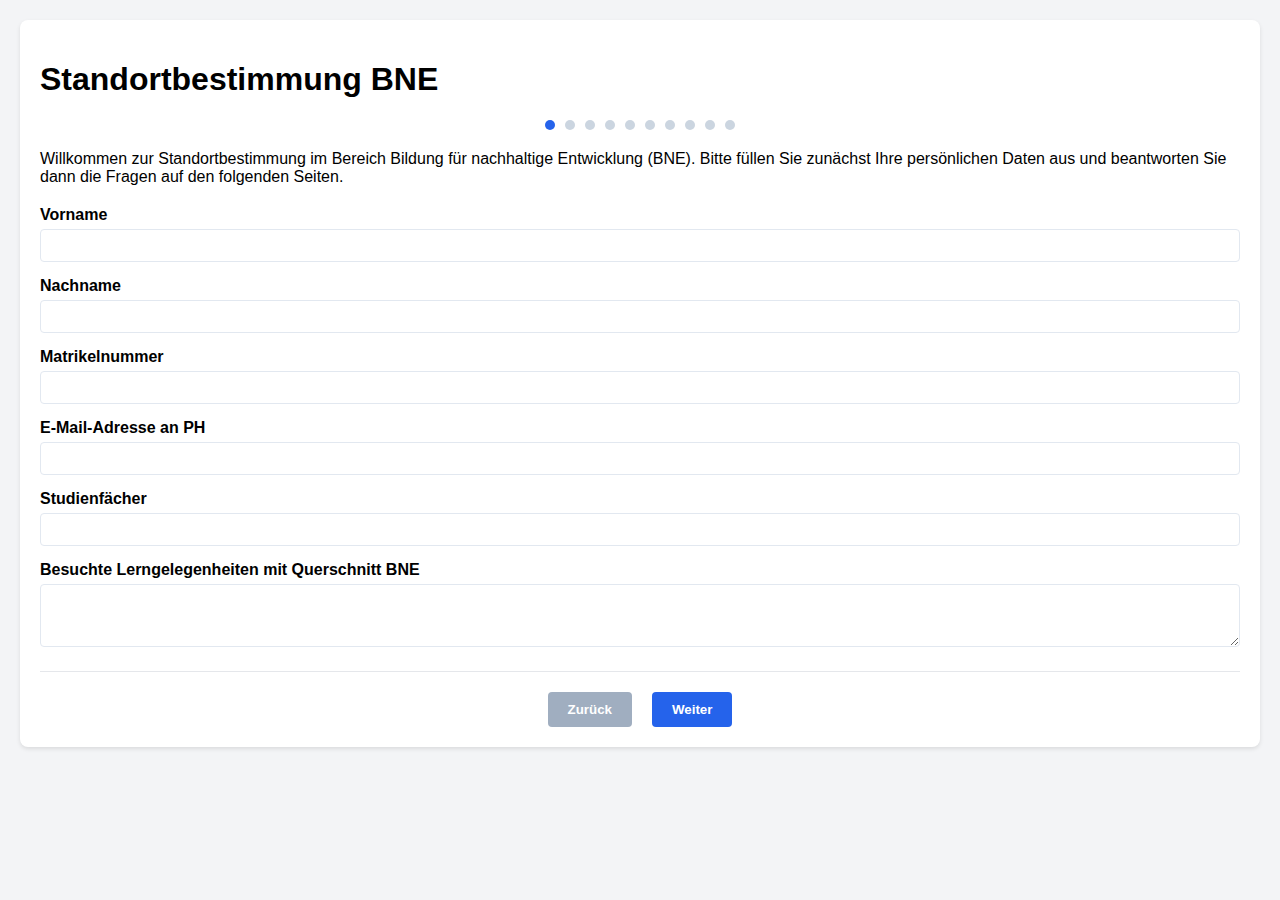
<file: index claude.html>
<!DOCTYPE html>
<html lang="de">
<head>
    <meta charset="UTF-8">
    <meta name="viewport" content="width=device-width, initial-scale=1.0">
    <title>Kompetenzradar BNE</title>
    <style>
        body {
            font-family: Arial, sans-serif;
            margin: 0;
            padding: 20px;
            background-color: #f3f4f6;
        }
        .container {
            max-width: 1200px;
            margin: 0 auto;
            background: white;
            padding: 20px;
            border-radius: 8px;
            box-shadow: 0 2px 4px rgba(0,0,0,0.1);
        }
        .grid {
            display: grid;
            grid-template-columns: 1fr;
            gap: 20px;
        }
        @media (min-width: 1500px) { /* Bei grossen Bildschirmen mehr Platz für Radar Chart */
            .results-grid {
                grid-template-columns: 1fr 2fr; 
            }
        }
        .results-columns {
            display: grid;
            grid-template-columns: 1fr 1fr;
            gap: 15px;
         }

        @media (max-width: 600px) {
            .results-columns {
                grid-template-columns: 1fr;
    }
}
        .question-card {
            border: 1px solid #e5e7eb;
            padding: 15px;
            margin-bottom: 15px;
            border-radius: 6px;
        }
        .question-title {
            font-weight: bold;
            margin-bottom: 10px;
        }
        .meta-info {
            font-size: 0.9em;
            color: #666;
            margin-bottom: 10px;
        }
        .mc-group {
            display: flex;
            flex-direction: column;
            gap: 8px;
        }
        .mc-option {
            display: flex;
            align-items: center;
            gap: 8px;
            padding: 8px;
            border-radius: 4px;
            cursor: pointer;
        }
        .mc-option:hover {
            background-color: #f3f4f6;
        }
        .slider-container {
            padding: 20px 10px;
            position: relative;
        }
        .slider {
            width: 100%;
            height: 5px;
            background: #ddd;
            outline: none;
            -webkit-appearance: none;
            border-radius: 5px;
        }
        .slider::-webkit-slider-thumb {
            -webkit-appearance: none;
            width: 20px;
            height: 20px;
            background: #2563eb;
            border-radius: 50%;
            cursor: pointer;
        }
        .slider::-moz-range-thumb {
            width: 20px;
            height: 20px;
            background: #2563eb;
            border-radius: 50%;
            cursor: pointer;
            border: none;
        }
        .slider-labels {
            display: flex;
            justify-content: space-between;
            margin-top: 10px;
            font-size: 0.8em;
            color: #666;
        }
        .slider-value {
            text-align: center;
            margin-top: 10px;
            font-weight: bold;
            color: #2563eb;
        }
        .radar-container {
            display: flex;
            flex-direction: column;
            align-items: center;
            justify-content: center;
            width: 100%;
            height: 100%;
        }
        #radarCanvas {
            width: 100%;
            max-width: 1000px;
            height: auto;
            image-rendering: -webkit-optimize-contrast;
            image-rendering: crisp-edges;
            -ms-interpolation-mode: nearest-neighbor;
            margin: 0 auto;
            display: block;
        }
        .legend {
            display: flex;
            justify-content: center;
            gap: 20px;
            margin-top: 16px;
        }
        .legend-item {
            display: flex;
            align-items: center;
            gap: 8px;
            font-size: 14px;
            font-weight: bold;
        }
        .legend-color {
            width: 20px;
            height: 10px;
            border-radius: 2px;
        }
        .page {
            display: none;
        }
        .page.active {
            display: block;
        }
        .navigation {
            display: flex;
            justify-content: center;
            gap: 20px;
            margin-top: 20px;
            padding-top: 20px;
            border-top: 1px solid #e5e7eb;
        }
        .nav-button {
            padding: 10px 20px;
            background-color: #2563eb;
            color: white;
            border: none;
            border-radius: 4px;
            cursor: pointer;
            font-weight: bold;
        }
        .nav-button:disabled {
            background-color: #a0aec0;
            cursor: not-allowed;
        }
        .progress-indicator {
            display: flex;
            justify-content: center;
            margin-bottom: 20px;
        }
        .progress-dot {
            height: 10px;
            width: 10px;
            background-color: #cbd5e0;
            border-radius: 50%;
            margin: 0 5px;
        }
        .progress-dot.active {
            background-color: #2563eb;
        }
        .form-group {
            margin-bottom: 15px;
        }
        .form-group label {
            display: block;
            margin-bottom: 5px;
            font-weight: bold;
        }
        .form-group input, .form-group select, .form-group textarea {
            width: 100%;
            padding: 8px;
            border: 1px solid #e2e8f0;
            border-radius: 4px;
            box-sizing: border-box;
        }
        .intro-text {
            margin-bottom: 20px;
        }
        .summary-section {
            margin-bottom: 30px;
            padding: 15px;
            background-color: #f8fafc;
            border-radius: 6px;
        }
        .summary-section h3 {
            margin-top: 0;
            color: #2563eb;
        }
        .personal-data-section {
            margin-bottom: 30px;
            padding: 15px;
            background-color: #f0f9ff;
            border-radius: 6px;
        }
        .personal-data-section h3 {
            margin-top: 0;
            color: #0369a1;
        }
        .personal-data-item {
            margin-bottom: 8px;
        }
        .personal-data-label {
            font-weight: bold;
        }
    </style>
</head>
<body>
    <div class="container">
        <h1>Standortbestimmung BNE</h1>
        <div class="progress-indicator" id="progressIndicator">
            <!-- Wird dynamisch gefüllt -->
        </div>
        
        <!-- Seite 1: Persönliche Daten -->
        <div class="page" id="page-0">
            <div class="intro-text">
                <p>Willkommen zur Standortbestimmung im Bereich Bildung für nachhaltige Entwicklung (BNE). 
                   Bitte füllen Sie zunächst Ihre persönlichen Daten aus und beantworten Sie dann die Fragen auf den folgenden Seiten.</p>
            </div>
            <div class="form-group">
                <label for="vorname">Vorname</label>
                <input type="text" id="vorname" name="vorname">
            </div>
            <div class="form-group">
                <label for="nachname">Nachname</label>
                <input type="text" id="nachname" name="nachname">
            </div>
            <div class="form-group">
                <label for="matrikelnummer">Matrikelnummer</label>
                <input type="text" id="matrikelnummer" name="matrikelnummer">
            </div>
            <div class="form-group">
                <label for="email">E-Mail-Adresse an PH</label>
                <input type="email" id="email" name="email">
            </div>
            <div class="form-group">
                <label for="studienfach">Studienfächer</label>
                <input type="text" id="studienfach" name="studienfach">
            </div>
            <div class="form-group">
                <label for="lerngelegenheiten">Besuchte Lerngelegenheiten mit Querschnitt BNE</label>
                <textarea id="lerngelegenheiten" name="lerngelegenheiten" rows="3"></textarea>
            </div>
        </div>

        <!-- Fragen-Seiten werden dynamisch generiert -->
        <!-- Hier kommt pro Bereich eine eigene Seite -->
        
        <!-- Letzte Seite: Radar und Zusammenfassung -->
        <div class="page" id="page-final">
            <h2>Ihre Ergebnisse</h2>
            <p>Vielen Dank für die Beantwortung der Fragen. Hier ist die Zusammenfassung Ihrer Ergebnisse:</p>
            
            <div class="grid results-grid">
                <div>
                    <!-- Persönliche Daten Sektion -->
                    <div class="personal-data-section">
                        <h3>Persönliche Daten</h3>
                        <div id="personalDataSummary">
                            <!-- Wird dynamisch gefüllt -->
                        </div>
                    </div>
                    
                    <!-- Ergebnisse nach Bereichen -->
                    <div class="summary-section">
                        <h3>Ergebnisse nach Bereichen</h3>
                        <div id="resultsSummary">
                            <!-- Wird dynamisch gefüllt -->
                        </div>
                    </div>
                </div>
                
                <!-- Radar Graph Container -->
                <div class="radar-container">
                    <canvas id="radarCanvas" width="1000" height="1000"></canvas>
                    <div class="legend">
                        <div class="legend-item">
                            <svg width="30" height="15" viewBox="0 0 30 15">
                                <circle cx="15" cy="7.5" r="6" fill="rgba(37, 99, 235, 0.9)" stroke="rgba(37, 99, 235, 0.9)" stroke-width="2"/>
                            </svg>
                            <span>Subjektiv</span>
                        </div>
                        <div class="legend-item">
                            <svg width="30" height="15" viewBox="0 0 30 15">
                                <path d="M15,2 L22,12 L8,12 Z" fill="rgba(22, 163, 74, 0.9)" stroke="rgba(22, 163, 74, 0.9)" stroke-width="2"/>
                            </svg>
                            <span>Objektiv</span>
                        </div>
                        <div class="legend-item">
                            <svg width="30" height="15" viewBox="0 0 30 15">
                                <rect x="9" y="1.5" width="12" height="12" fill="rgba(220, 38, 38, 0.9)" stroke="rgba(220, 38, 38, 0.9)" stroke-width="2"/>
                            </svg>
                            <span>Interesse</span>
                        </div>
                    </div>
                </div>
            </div>
        </div>
        
        <div class="navigation">
            <button id="prevButton" class="nav-button">Zurück</button>
            <button id="nextButton" class="nav-button">Weiter</button>
        </div>
    </div>

    <script>
        // =========================================================
        // FRAGENKATALOG - BEGINN
        // =========================================================
        // Anleitung zum Hinzufügen oder Bearbeiten von Fragen:
        // 1. Jede Frage hat eine eindeutige ID
        // 2. Die ID folgt dem Schema: <Bereichsnummer><laufende Nummer>
        //    z.B. 11, 12, 13 für Fragen im ersten Bereich
        // 3. Struktur jeder Frage:
        //    - id: Eindeutige Nummer der Frage
        //    - text: Der Fragetext
        //    - bereich: Einer der Bereiche aus der BEREICHE-Konstante
        //    - ebene: "subjektiv", "objektiv" oder "interesse"
        //    - typ: "slider" oder "mc" (Multiple Choice)
        //    - antworten: Array mit Antwortmöglichkeiten
        //      * text: Beschreibung der Antwort
        //      * wert: Punktwert (1-3)
        
        // Konfiguration
        const MIN_WERT = 0;
        const MAX_WERT = 3;
        
        const BEREICHE = [
            "LP: Wissen",
            "LP: Bewusstsein",
            "LP: Handeln",
            "U: Prinzipien",
            "U: Kompetenzen",
            "U: Themen",
            "U: Methoden",
            "S: Schulentwicklung",
        ];

        const FRAGEN = [
            // LP: Wissen Nummerierung: 1x
            {
                id: 11,
                text: "Wie gut kennen Sie sich mit den SDG aus?",
                bereich: "LP: Wissen",
                ebene: "subjektiv",
                typ: "slider",
                antworten: [
                    { text: "Keine Angabe", wert: 0 },
                    { text: "Wenig oder grundlegend", wert: 1 },
                    { text: "Fortgeschritten", wert: 2 },
                    { text: "Hohe Expertise", wert: 3 }
                ]
            },
            {
                id: 12,
                text: "Zu welcher Umsetzungsstrategie von Nachhaltigkeit passt die folgende Definition: «Weniger produzieren und konsumieren: Energie- und Materialverbrauch begrenzen. Beispiel: Vom Besitzen zum Teilen»",
                bereich: "LP: Wissen",
                ebene: "objektiv",
                typ: "mc",
                antworten: [
                    { text: "Suffizienz", wert: 3 }, // korrekte Antwort
                    { text: "Konsistenz", wert: 1 },
                    { text: "Effizienz", wert: 1 }, 
                ]
            },
            {
                id: 13,
                text: "Wie stark interessieren Sie sich für die SDG?",
                bereich: "LP: Wissen",
                ebene: "interesse",
                typ: "slider",
                antworten: [
                    { text: "Gering", wert: 1 },
                    { text: "Mittel", wert: 2 },
                    { text: "Hoch", wert: 3 }
                ]
            },
            {
                id: 14,
                text: "Um mein Unterricht zielorientierter gestalten zu können, möchte ich noch mehr über die Leitidee von Nachhaltiger Entwicklung und die Ziele einer BNE erfahren.",
                bereich: "LP: Wissen",
                ebene: "interesse",
                typ: "slider",
                antworten: [
                    { text: "trifft eher nicht zu", wert: 1 },
                    { text: "trifft eher zu", wert: 2 },
                    { text: "trifft zu", wert: 3 }
                ]
            },
            {
                id: 15,
                text: "Wie schätzen Sie Ihre Kompetenzen im Bereich der BNE im Unterricht ein?",
                bereich: "LP: Wissen",
                ebene: "subjektiv",
                typ: "slider",
                antworten: [
                    { text: "wenig Kenntnisse", wert: 1 },
                    { text: "mittlere Kompetenzen", wert: 2 },
                    { text: "hohe Kompetenzen", wert: 3 }
                ]
            },
            {
                id: 16,
                text: "Der Lehrplan 21 bezieht sich auf das «Drei-Dimensionen-Modell der Nachhaltigen Entwicklung». Welche ist keine der drei Dimensionen?",
                bereich: "LP: Wissen",
                ebene: "objektiv",
                typ: "mc",
                antworten: [
                    { text: "Gesellschaft", wert: 1 },
                    { text: "Umwelt", wert: 1 },
                    { text: "Soziales", wert: 3 }, // korrekte Antwort
                    { text: "Wirtschaft", wert: 1 }
                ]
            },
            {
                id: 17,
                text: "Zu welcher Umsetzungsstrategie von Nachhaltigkeit passt folgendes Beispiel: «Eine Glühbirne wird mit LED ersetzt.»",
                bereich: "LP: Wissen",
                ebene: "objektiv",
                typ: "mc",
                antworten: [
                    { text: "Suffizienz", wert: 1 },
                    { text: "Konsistenz", wert: 1 },
                    { text: "Effizienz", wert: 3 }, // korrekte Antwort
                ]
            },
            {
                id: 18,
                text: "Ist die Förderung einer Nachhaltigen Entwicklung in der Schweizerischen Bundesverfassung als Auftrag staatlichen Handelns festgeschrieben?",
                bereich: "LP: Wissen",
                ebene: "objektiv",
                typ: "mc",
                antworten: [
                    { text: "Ja", wert: 3 }, // korrekte Antwort
                    { text: "Nein", wert: 1 }
                ]
            },
            // LP: Bewusstsein id 2x
            {
                id: 21,
                text: "Ich fühle mich sicher, wie ich im BNE-Unterricht meinen Standpunkt und meine Meinung vertreten darf und kann.",
                bereich: "LP: Bewusstsein",
                ebene: "subjektiv",
                typ: "slider",
                antworten: [
                    { text: "trifft nicht zu", wert: 1 },
                    { text: "trifft eher zu", wert: 2 },
                    { text: "trifft zu", wert: 3 }
                ]
            },
            {
                id: 22,
                text: "Ich möchte mehr über den Beutelsbacher Konsens erfahren und mich mit der Umsetzung von BNE im Unterricht auseinandersetzen",
                bereich: "LP: Bewusstsein",
                ebene: "interesse",
                typ: "slider",
                antworten: [
                    { text: "trifft eher nicht zu", wert: 1 },
                    { text: "trifft eher zu", wert: 2 },
                    { text: "trifft sehr zu", wert: 3 }
                ]
            },
            {
                id: 23,
                text: "Der Beutelsbacher Konsens besagt, dass sich Lehrpersonen im Unterricht nicht zu politisch heiklen Themen äussern sollten.",
                bereich: "LP: Bewusstsein",
                ebene: "objektiv",
                typ: "mc",
                antworten: [
                    { text: "richtig", wert: 1 },
                    { text: "falsch", wert: 3 }, // korrekte Antwort
                    { text: "teilweise richtig", wert: 1 },
                ]
            },
            {
                id: 25,
                text: "Ich fühle mich noch nicht sicher, wie ich im BNE-Unterricht meinen Standpunkt und meine Meinung vertreten kann. Ich möchte deshalb noch mehr darüber erfahren, was im BNE-Unterricht erwünscht, und was verboten ist.",
                bereich: "LP: Bewusstsein",
                ebene: "interesse",
                typ: "slider",
                antworten: [
                    { text: "trifft nicht zu", wert: 1 },
                    { text: "trifft teilweise zu", wert: 2 },
                    { text: "trifft zu", wert: 3 }
                ]
            },

            // LP: Handeln id 3x
            {
                id: 31,
                text: "Wie stark beschäftigt Sie die Frage, wie Ihr Handeln als Lehrperson das Lernen der Schüler*innen in Bezug auf BNE beeinflusst?",
                bereich: "LP: Handeln",
                ebene: "subjektiv",
                typ: "slider",
                antworten: [
                    { text: "Wenig", wert: 1 },
                    { text: "Mittel", wert: 2 },
                    { text: "Stark", wert: 3 }
                ]
            },
            {
                id: 32,
                text: "Im BNE-Unterricht gibt es verschiedene normative Rahmen. Um welchen Ansatz handelt es sich bei: Vermittlung von Expertenwissen, Förderung nachhaltigen Verhaltens und Lernen für eine nachhaltige Entwicklung?",
                bereich: "LP: Handeln",
                ebene: "objektiv",
                typ: "mc",
                antworten: [
                    { text: "Instrumenteller Ansatz", wert: 3 }, // korrekte Antwort
                    { text: "Emanzipatorischer Ansatz", wert: 1 },
                    { text: "Transformativer Ansatz", wert: 1 }
                ]
            },
            {
                id: 33,
                text: "Im BNE-Unterricht gibt es verschiedene normative Rahmen. Um welchen Ansatz handelt es sich bei: Widersprüche (dialektisch) überwinden, nicht-Vorhersehbarkeit, Emotionen, Lernen durch nachhaltige Entwicklung?",
                bereich: "LP: Handeln",
                ebene: "objektiv",
                typ: "mc",
                antworten: [
                    { text: "Instrumenteller Ansatz", wert: 1 },
                    { text: "Emanzipatorischer Ansatz", wert: 1 },
                    { text: "Transformativer Ansatz", wert: 3 } // korrekte Antwort
                ]
            },
            {
                id: 34,
                text: "Im BNE-Unterricht gibt es verschiedene normative Rahmen. Um welchen Ansatz handelt es sich bei: Befähigung zu Kritik und Reflexion, Unsicherheiten, Widersprüche; Lernen als nachhaltige Entwicklung?",
                bereich: "LP: Handeln",
                ebene: "objektiv",
                typ: "mc",
                antworten: [
                    { text: "Instrumenteller Ansatz", wert: 1 },
                    { text: "Emanzipatorischer Ansatz", wert: 3 }, // korrekte Antwort
                    { text: "Transformativer Ansatz", wert: 1 }
                ]
            },
            {
                id: 35,
                text: "Welche Gefahr besteht primär bei einem instrumentellen Ansatz im BNE-Unterricht?",
                bereich: "LP: Handeln",
                ebene: "objektiv",
                typ: "mc",
                antworten: [
                    { text: "Gefahr der Indoktrination", wert: 3 }, // korrekte Antwort
                    { text: "Gefahr des Zeitmangels", wert: 1 }
                ]
            },
            {
                id: 36,
                text: "Welche Gefahr besteht primär bei einem emanzipatorischen Ansatz im BNE-Unterricht?",
                bereich: "LP: Handeln",
                ebene: "objektiv",
                typ: "mc",
                antworten: [
                    { text: "Gefahr der Indoktrination", wert: 1 },
                    { text: "Gefahr des Zeitmangels", wert: 3 } // korrekte Antwort
                ]
            },
            {
                id: 37,
                text: "Um mein eigenes Rollen- und Funktionsverständnis in Zusammenhang mit nachhaltiger Entwicklung und BNE als Lehrperson zu definieren, möchte ich mich mit entsprechenden Konzepten auseinandersetzen.",
                bereich: "LP: Handeln",
                ebene: "interesse",
                typ: "slider",
                antworten: [
                    { text: "stimme eher nicht zu", wert: 1 },
                    { text: "stimme teilweise zu", wert: 2 },
                    { text: "stimme zu", wert: 3 }
                ]
            },

            // U: Prinzipien id 4x
            {
                id: 41,
                text: "Ich besitze bereits ein breites Repertoire an Prinzipien, die ich im BNE-Unterricht umsetzen kann.",
                bereich: "U: Prinzipien",
                ebene: "subjektiv",
                typ: "slider",
                antworten: [
                    { text: "trifft nicht zu", wert: 1 },
                    { text: "trifft teilweise zu", wert: 2 },
                    { text: "trifft zu", wert: 3 }
                ]
            },
            {
                id: 42,
                text: "Aktualitätsbezug ist als eines von drei didaktischen BNE-Prinzipen im Lehrplan 21 verankert. Ist die Aussage korrekt?",
                bereich: "U: Prinzipien",
                ebene: "objektiv",
                typ: "mc",
                antworten: [
                    { text: "Ja", wert: 1 },
                    { text: "Nein", wert: 3 } // korrekte Antwort
                ]
            },
            {
                id: 43,
                text: "«Im Unterricht werden eigene und kollektive Denkweisen und Werte aufgespürt und miteinander verglichen.» Um welches Prinzip handelt es sich?",
                bereich: "U: Prinzipien",
                ebene: "objektiv",
                typ: "mc",
                antworten: [
                    { text: "Wertereflexion und Handlungsorientierung", wert: 3 }, // korrekte Antwort
                    { text: "Chancengerechtigkeit", wert: 1 },
                    { text: "Partizipation und Empowerment", wert: 1 }
                ]
            },
            {
                id: 44,
                text: "«Nachhaltige Entwicklung ist ein optimistischer Ansatz, der sich an einer positiven Zukunft orientiert.» Um welches Prinzip handelt es sich?",
                bereich: "U: Prinzipien",
                ebene: "objektiv",
                typ: "mc",
                antworten: [
                    { text: "Visionsorientierung", wert: 3 }, // korrekte Antwort
                    { text: "Vernetztes Denken", wert: 1 },
                    { text: "Partizipation und Empowerment", wert: 1 }
                ]
            },
            {
                id: 45,
                text: "Um die BNE-Prinzipien noch besser verstehen zu können, möchte ich mich noch vertiefter mit diesen befassen.",
                bereich: "U: Prinzipien",
                ebene: "interesse",
                typ: "slider",
                antworten: [
                    { text: "stimme eher nicht zu", wert: 1 },
                    { text: "stimme teilweise zu", wert: 2 },
                    { text: "stimme zu", wert: 3 }
                ]
            },

            // U: Kompetenzen id 5x
            {
                id: 51,
                text: "Wie gut können Sie BNE-Kompetenzen in Ihrem Unterricht fördern?",
                bereich: "U: Kompetenzen",
                ebene: "subjektiv",
                typ: "slider",
                antworten: [
                    { text: "Grundlegend", wert: 1 },
                    { text: "Gut", wert: 2 },
                    { text: "Sehr gut", wert: 3 }
                ]
            },
            {
                id: 52,
                text: "Die von éducation21 formulierten Kompetenzen können den DeSeCo-Schlüsselkompetenzen zugeordnet werden. Zu welcher Kategorie gehören Wissen, Systeme, Antizipation und Kreativität?",
                bereich: "U: Kompetenzen",
                ebene: "objektiv",
                typ: "mc",
                antworten: [
                    { text: "Interaktive Verwendung von Medien und Tools", wert: 3 }, // korrekte Antwort
                    { text: "Interagieren in heterogenen Gruppen", wert: 1 },
                    { text: "Eigenständiges Handeln", wert: 1 }
                ]
            },
            {
                id: 53,
                text: "Die von éducation21 formulierten Kompetenzen können den DeSeCo-Schlüsselkompetenzen zugeordnet werden. Zu welcher Kategorie gehören Perspektive, Kooperation und Partizipation?",
                bereich: "U: Kompetenzen",
                ebene: "objektiv",
                typ: "mc",
                antworten: [
                    { text: "Interaktive Verwendung von Medien und Tools", wert: 1 },
                    { text: "Interagieren in heterogenen Gruppen", wert: 3 }, // korrekte Antwort
                    { text: "Eigenständiges Handeln", wert: 1 }
                ]
            },
            {
                id: 54,
                text: "Die von éducation21 formulierten Kompetenzen können den DeSeCo-Schlüsselkompetenzen zugeordnet werden. Zu welcher Kategorie gehören Verantwortung, Werte und Handeln?",
                bereich: "U: Kompetenzen",
                ebene: "objektiv",
                typ: "mc",
                antworten: [
                    { text: "Interaktive Verwendung von Medien und Tools", wert: 1 },
                    { text: "Interagieren in heterogenen Gruppen", wert: 1 },
                    { text: "Eigenständiges Handeln", wert: 3 } // korrekte Antwort
                ]
            },
            {
                id: 55,
                text: "Im Lehrplan 21 sind spezifische BNE-Kompetenzen ausformuliert.",
                bereich: "U: Kompetenzen",
                ebene: "objektiv",
                typ: "mc",
                antworten: [
                    { text: "Ja", wert: 1 },
                    { text: "Nein, nur über fächerübergreifende Querverweise", wert: 3 }, // korrekte Antwort
                    { text: "Nein, überhaupt nicht", wert: 1 }
                ]
            },
            {
                id: 56,
                text: "Um welche Kompetenz handelt es sich: «Sich als Teil der Welt erfahren (Sich selbst, die soziale und natürliche Umwelt ganzheitlich und im globalen Kontext wahrnehmen)»?",
                bereich: "U: Kompetenzen",
                ebene: "objektiv",
                typ: "mc",
                antworten: [
                    { text: "Verantwortung", wert: 3 }, // korrekte Antwort
                    { text: "Partizipation", wert: 1 },
                    { text: "Kooperation", wert: 1 }
                ]
            },
            {
                id: 57,
                text: "Um welche Kompetenz handelt es sich: «Vorausschauend denken und handeln (Zukunftsvisionen entwickeln, sie in Bezug zur Realität und zu aktuellen Entwicklungsrichtungen setzen)»?",
                bereich: "U: Kompetenzen",
                ebene: "objektiv",
                typ: "mc",
                antworten: [
                    { text: "Systeme", wert: 1 },
                    { text: "Antizipation", wert: 3 }, // korrekte Antwort
                    { text: "Kreativität", wert: 1 }
                ]
            },
            {
                id: 58,
                text: "Um meinen Unterricht kompetenzorientiert gestalten zu können, möchte ich mich noch vertiefter mit den BNE-Kompetenzen auseinandersetzen.",
                bereich: "U: Kompetenzen",
                ebene: "interesse",
                typ: "slider",
                antworten: [
                    { text: "stimme eher nicht zu", wert: 1 },
                    { text: "stimme teilweise zu", wert: 2 },
                    { text: "stimme zu", wert: 3 }
                ]
            },

            // U: Themen id 6x
            {
                id: 61,
                text: "Wie gut kennen Sie die fächerübergreifenden Themen zu nachhaltiger Entwicklung im Lehrplan 21?",
                bereich: "U: Themen",
                ebene: "subjektiv",
                typ: "slider",
                antworten: [
                    { text: "Wenig", wert: 1 },
                    { text: "Gut", wert: 2 },
                    { text: "Sehr gut", wert: 3 }
                ]
            },
            {
                id: 62,
                text: "Im Lehrplan 21 ist das Thema \"Geschlechter und Gleichstellung\" kein fächerübergreifendes Thema im Kontext Bildung für nachhaltige Entwicklung.",
                bereich: "U: Themen",
                ebene: "objektiv",
                typ: "mc",
                antworten: [
                    { text: "Richtig", wert: 1 },
                    { text: "Falsch", wert: 3 } // korrekte Antwort
                ]
            },
            {
                id: 63,
                text: "Im Lehrplan 21 werden sieben fächerübergreifende Themen unter der Leitidee Nachhaltiger Entwicklung aufgeführt.",
                bereich: "U: Themen",
                ebene: "objektiv",
                typ: "mc",
                antworten: [
                    { text: "Richtig", wert: 3 }, // korrekte Antwort
                    { text: "Falsch", wert: 1 }
                ]
            },
            {
                id: 64,
                text: "Wie interessiert sind Sie daran, sich mit fächerübergreifenden Themen zur nachhaltigen Entwicklung auseinanderzusetzen?",
                bereich: "U: Themen",
                ebene: "interesse",
                typ: "slider",
                antworten: [
                    { text: "wenig interessiert", wert: 1 },
                    { text: "interessiert", wert: 2 },
                    { text: "sehr interessiert", wert: 3 }
                ]
            },

            // U: Methoden id 7x
            {
                id: 71,
                text: "Wie gut beherrschen Sie unterschiedliche Methoden zur Förderung von BNE im Unterricht?",
                bereich: "U: Methoden",
                ebene: "subjektiv",
                typ: "slider",
                antworten: [
                    { text: "Grundlegend", wert: 1 },
                    { text: "Gut", wert: 2 },
                    { text: "Sehr gut", wert: 3 }
                ]
            },
            {
                id: 72,
                text: "Für die Förderung von kreativen Lösungsansätzen bei Nachhaltigkeitsproblemen eignet sich im Kontext von BNE die Methode Design Thinking.",
                bereich: "U: Methoden",
                ebene: "objektiv",
                typ: "mc",
                antworten: [
                    { text: "Ja", wert: 3 }, // korrekte Antwort
                    { text: "Nein", wert: 1 }
                ]
            },
            {
                id: 73,
                text: "Schüler*innen setzen sich mit einem moralischen Dilemma auseinander und beschreiben ihre Gefühle. Welcher Unterrichtszugang trifft am besten zu?",
                bereich: "U: Methoden",
                ebene: "objektiv",
                typ: "mc",
                antworten: [
                    { text: "Transformatives Lernen", wert: 3 }, // korrekte Antwort
                    { text: "Entdeckendes Lernen", wert: 1 },
                    { text: "Situatives Lernen", wert: 1 }
                ]
            },
            {
                id: 74,
                text: "Wie interessiert sind Sie daran, diese Unterrichtsmethoden für BNE in Ihrem Unterricht umzusetzen?",
                bereich: "U: Methoden",
                ebene: "interesse",
                typ: "slider",
                antworten: [
                    { text: "wenig interessiert", wert: 1 },
                    { text: "interessiert", wert: 2 },
                    { text: "sehr interessiert", wert: 3 }
                ]
            },

            // S: Schulentwicklung id 8x
            {
                id: 81,
                text: "Welche der untenstehenden Massnahmen ist für den Whole Institution Approach **nicht** von zentraler Bedeutung?",
                bereich: "S: Schulentwicklung",
                ebene: "objektiv",
                typ: "mc",
                antworten: [
                    { text: "Fächerübergreifende Projekte", wert: 1 },
                    { text: "Politische Einstellung von Lehrpersonen", wert: 3 }, // korrekte Antwort
                    { text: "Partizipative Schulkultur", wert: 1 },
                ]
            },
            {
                id: 82,
                text: "Das wichtigste Anliegen des Whole Institution Approaches ist es, dass alle Lehrpersonen BNE in ihrem Unterricht umsetzen.",
                bereich: "S: Schulentwicklung",
                ebene: "objektiv",
                typ: "mc",
                antworten: [
                    { text: "Ja", wert: 3 }, // korrekte Antwort
                    { text: "Nein", wert: 1 }
                ]
            },
            {
                id: 83,
                text: "Wie gut verstehen Sie das Konzept des Whole Institution Approach für die Umsetzung von BNE?",
                bereich: "S: Schulentwicklung",
                ebene: "subjektiv",
                typ: "slider",
                antworten: [
                    { text: "Grundlegend", wert: 1 },
                    { text: "Gut", wert: 2 },
                    { text: "Sehr gut", wert: 3 }
                ]
            },
            {
                id: 84,
                text: "Wie interessiert sind Sie an der Umsetzung von BNE im schulischen Kontext als angehende Lehrperson?",
                bereich: "S: Schulentwicklung",
                ebene: "interesse",
                typ: "slider",
                antworten: [
                    { text: "wenig interessiert", wert: 1 },
                    { text: "interessiert", wert: 2 },
                    { text: "sehr interessiert", wert: 3 }
                ]
            }
        ];
        // =========================================================
        // FRAGENKATALOG - ENDE
        // =========================================================

        // Globaler State für Antworten und aktuelle Seite
        let antworten = {};
        let personalData = {};
        let currentPage = 0;
        let pages = [];

        // Seiten nach Bereichen erstellen
        function initPages() {
            // Persönliche Daten-Seite ist bereits vorhanden (page-0)
            
            // Gruppiere Fragen nach Bereichen
            const bereicheFragen = BEREICHE.reduce((acc, bereich) => {
                acc[bereich] = FRAGEN.filter(frage => frage.bereich === bereich);
                return acc;
            }, {});
            
            // Erstelle für jeden Bereich eine Seite
            let pageIndex = 1;
            BEREICHE.forEach(bereich => {
                const pageId = `page-${pageIndex}`;
                pages.push(pageId);
                
                // Erstelle Container für diesen Bereich
                const pageDiv = document.createElement('div');
                pageDiv.className = 'page';
                pageDiv.id = pageId;
                
                // Titel für den Bereich
                const bereichTitel = document.createElement('h2');
                bereichTitel.textContent = bereich;
                pageDiv.appendChild(bereichTitel);
                
                // Fragen für diesen Bereich hinzufügen
                const bereichContainer = document.createElement('div');
                bereichContainer.id = `bereich-${pageIndex}`;
                pageDiv.appendChild(bereichContainer);
                
                // Füge die Seite zum Dokument hinzu
                document.querySelector('.container').insertBefore(pageDiv, document.getElementById('page-final'));
                
                pageIndex++;
            });
            
            // Final-Seite hinzufügen
            pages.push('page-final');
            
            // Fortschrittsanzeige erstellen
            updateProgressIndicator();
        }

        // Fortschrittsanzeige aktualisieren
        function updateProgressIndicator() {
            const progressContainer = document.getElementById('progressIndicator');
            progressContainer.innerHTML = '';
            
            const totalPages = pages.length + 1; // +1 für die persönliche Daten-Seite
            
            for (let i = 0; i < totalPages; i++) {
                const dot = document.createElement('div');
                dot.className = 'progress-dot';
                if (i === currentPage) {
                    dot.classList.add('active');
                }
                progressContainer.appendChild(dot);
            }
        }

        // Fragen für den aktuellen Bereich rendern
        function renderFragen() {
            if (currentPage === 0 || currentPage === pages.length) {
                return; // Keine Fragen auf der ersten und letzten Seite
            }
            
            const bereichIndex = currentPage - 1; // -1 weil erste Seite persönliche Daten ist
            const bereich = BEREICHE[bereichIndex];
            const bereichContainer = document.getElementById(`bereich-${currentPage}`);
            
            // Fragen für diesen Bereich filtern
            const bereichFragen = FRAGEN.filter(frage => frage.bereich === bereich);
            
            bereichContainer.innerHTML = bereichFragen.map(frage => {
                if (frage.typ === 'slider') {
                    return `
                        <div class="question-card">
                            <div class="question-title">${frage.text}</div>
                            <div class="meta-info">
                                Ebene: ${frage.ebene}
                            </div>
                            <div class="slider-container">
                                <input 
                                    type="range" 
                                    min="${MIN_WERT}" 
                                    max="${MAX_WERT}" 
                                    step="1"
                                    value="${antworten[frage.id] || MIN_WERT}"
                                    onchange="handleAntwort(${frage.id}, parseInt(this.value))"
                                    oninput="this.nextElementSibling.nextElementSibling.textContent = this.value"
                                    class="slider"
                                >
                                <div class="slider-labels">
                                    ${frage.antworten.map(antwort => `
                                        <span>${antwort.text}</span>
                                    `).join('')}
                                </div>
                                <div class="slider-value">${antworten[frage.id] || MIN_WERT}</div>
                            </div>
                        </div>
                    `;
                } else {
                    return `
                        <div class="question-card">
                            <div class="question-title">${frage.text}</div>
                            <div class="meta-info">
                                Ebene: ${frage.ebene}
                            </div>
                            <div class="mc-group">
                                ${frage.antworten.map((antwort, idx) => `
                                    <label class="mc-option">
                                        <input 
                                            type="radio" 
                                            name="frage-${frage.id}" 
                                            value="${antwort.wert}"
                                            ${antworten[frage.id] === antwort.wert ? 'checked' : ''}
                                            onchange="handleAntwort(${frage.id}, ${antwort.wert})"
                                        >
                                        ${antwort.text}
                                    </label>
                                `).join('')}
                            </div>
                        </div>
                    `;
                }
            }).join('');
        }

        // Sammeln der persönlichen Daten
        function collectPersonalData() {
            personalData = {
                vorname: document.getElementById('vorname').value,
                nachname: document.getElementById('nachname').value,
                matrikelnummer: document.getElementById('matrikelnummer').value,
                email: document.getElementById('email').value,
                studienfach: document.getElementById('studienfach').value,
                lerngelegenheiten: document.getElementById('lerngelegenheiten').value
            };
        }

        // Anzeigen der persönlichen Daten auf der Ergebnisseite
        function renderPersonalData() {
            const container = document.getElementById('personalDataSummary');
            
            // Überprüfen, ob persönliche Daten vorhanden sind
            const hasData = Object.values(personalData).some(value => value.trim() !== '');
            
            if (!hasData) {
                container.innerHTML = '<p>Keine persönlichen Daten angegeben.</p>';
                return;
            }
            
            const labels = {
                vorname: 'Vorname',
                nachname: 'Nachname',
                matrikelnummer: 'Matrikelnummer',
                email: 'E-Mail',
                studienfach: 'Studienfächer',
                lerngelegenheiten: 'Besuchte Lerngelegenheiten'
            };
            
            let html = '';
            for (const [key, value] of Object.entries(personalData)) {
                if (value.trim() !== '') {
                    html += `
                        <div class="personal-data-item">
                            <span class="personal-data-label">${labels[key]}:</span> 
                            ${value}
                        </div>
                    `;
                }
            }
            
            container.innerHTML = html;
        }

// Ergebniszusammenfassung anzeigen
function renderResultsSummary() {
    const resultContainer = document.getElementById('resultsSummary');
    
    // Ergebnisse für jeden Bereich erstellen
    const bereichErgebnisse = BEREICHE.map(bereich => {
        const bereichFragen = FRAGEN.filter(frage => frage.bereich === bereich);
        const ebenen = ['subjektiv', 'objektiv', 'interesse'];
        
        const ebenenWerte = ebenen.map(ebene => {
            const ebenenFragen = bereichFragen.filter(frage => frage.ebene === ebene);
            const beantworteteFragen = ebenenFragen.filter(frage => antworten[frage.id] !== undefined);
            
            if (beantworteteFragen.length === 0) return 0;
            
            const summe = beantworteteFragen.reduce((sum, frage) => sum + antworten[frage.id], 0);
            return (summe / beantworteteFragen.length).toFixed(1);
        });
        
        return `
            <div style="margin-bottom: 10px;">
                <strong>${bereich}</strong>
                <ul style="margin-top: 5px;">
                    <li>Subjektiv: ${ebenenWerte[0]}</li>
                    <li>Objektiv: ${ebenenWerte[1]}</li>
                    <li>Interesse: ${ebenenWerte[2]}</li>
                </ul>
            </div>
        `;
    });
    
    // Bereiche in zwei Spalten aufteilen
    const mitte = Math.ceil(bereichErgebnisse.length / 2);
    const ergebnisseLinks = bereichErgebnisse.slice(0, mitte).join('');
    const ergebnisseRechts = bereichErgebnisse.slice(mitte).join('');
    
    // HTML für zwei Spalten erzeugen
    const html = `
        <div class="results-columns">
            <div class="results-column">${ergebnisseLinks}</div>
            <div class="results-column">${ergebnisseRechts}</div>
        </div>
    `;
    
    resultContainer.innerHTML = bereichErgebnisse.length > 0 ? html : '<p>Keine Daten vorhanden.</p>';
}

        //Canvas-Initialisierung für den Radar-Chart
        function setupCanvas(canvas) {
            // Setze Canvas auf Größe mit guter Auflösung
            canvas.width = 1600;
            canvas.height = 1600;
            
            // Setze Display-Größe via CSS
            canvas.style.width = '100%';
            canvas.style.height = 'auto';
            canvas.style.maxWidth = '1000px';
            
            const ctx = canvas.getContext('2d');
            
            // Aktiviere Anti-Aliasing für glattere Linien
            ctx.imageSmoothingEnabled = true;
            ctx.imageSmoothingQuality = 'high';
            
            return ctx;
        }

        // Antwort Handler
        function handleAntwort(fragenId, wert) {
            antworten[fragenId] = wert;
        }

        // Radar-Chart zeichnen 
        function drawRadar() {
            const canvas = document.getElementById('radarCanvas');
            const ctx = setupCanvas(canvas);

            // Berechne das Zentrum und den Radius basierend auf den tatsächlichen Canvas-Dimensionen
            const width = canvas.width;
            const height = canvas.height;
            const centerX = width / 2;
            const centerY = height / 2;
            const radius = Math.min(width, height) * 0.35; // xx% des Canvas-Radius verwenden
            
            // Canvas löschen
            ctx.clearRect(0, 0, width, height);

            const anzahlBereiche = BEREICHE.length;
            const winkel = (2 * Math.PI) / anzahlBereiche;

            // Hilfsfunktion zum Zeichnen der verschiedenen Marker
            function drawMarker(x, y, type, color) {
                ctx.fillStyle = color;
                ctx.strokeStyle = color;
                ctx.lineWidth = 2;
                
                switch(type) {
                    case 'circle':
                        ctx.beginPath();
                        ctx.arc(x, y, 8, 0, 2 * Math.PI);
                        ctx.fill();
                        ctx.stroke();
                        break;
                    case 'triangle':
                        ctx.beginPath();
                        ctx.moveTo(x, y - 8);
                        ctx.lineTo(x + 8, y + 8);
                        ctx.lineTo(x - 8, y + 8);
                        ctx.closePath();
                        ctx.fill();
                        ctx.stroke();
                        break;
                    case 'square':
                        ctx.beginPath();
                        ctx.rect(x - 6, y - 6, 12, 12);
                        ctx.fill();
                        ctx.stroke();
                        break;
                }
            }

            // Konzentrische Kreise für die drei Radien
            for (let r = 1; r <= 3; r++) {
                ctx.beginPath();
                ctx.strokeStyle = '#d1d5db';
                ctx.lineWidth = 1;
                
                // Berechne den aktuellen Radius (von innen nach außen)
                const currentRadius = radius * (r / 3);
                
                // Zeichne einen Kreis mit dem aktuellen Radius
                ctx.arc(centerX, centerY, currentRadius, 0, 2 * Math.PI);
                ctx.stroke();
                
                /* Füge Beschriftung für den Radius hinzu (1, 2, 3)
                if (r > 0) {
                    ctx.fillStyle = '#9ca3af';
                    ctx.font = '16px Arial';
                    ctx.textAlign = 'center';
                    ctx.fillText(r.toString(), centerX + 5, centerY - currentRadius + 16);
                }
                */
            }

            // Achsenlinien vom Zentrum zu den äußeren Punkten
            ctx.beginPath();
            ctx.strokeStyle = '#d1d5db';
            ctx.lineWidth = 1;
            for (let i = 0; i < anzahlBereiche; i++) {
                const angle = i * winkel - Math.PI / 2;
                const x = centerX + radius * Math.cos(angle);
                const y = centerY + radius * Math.sin(angle);
                ctx.moveTo(centerX, centerY);
                ctx.lineTo(x, y);
            }
            ctx.stroke();

            // Beschriftungen
            ctx.font = 'bold 30px Arial';
            ctx.fillStyle = '#000';
            
            BEREICHE.forEach((bereich, i) => {
                const angle = i * winkel - Math.PI / 2;
                const labelRadius = radius + 30; // Abstand für die Beschriftungen
                let x = centerX + labelRadius * Math.cos(angle);
                let y = centerY + labelRadius * Math.sin(angle);
                
                // Text an die Achsenausrichtung anpassen
                if (Math.cos(angle) < -0.1) {
                    ctx.textAlign = 'right';
                } else if (Math.cos(angle) > 0.1) {
                    ctx.textAlign = 'left';
                } else {
                    ctx.textAlign = 'center';
                }
                
                // Vertikale Anpassungen
                if (Math.sin(angle) > 0.9) {
                    y += 10; // unten
                } else if (Math.sin(angle) < -0.9) {
                    y -= 5; // oben
                }
                
                ctx.fillText(bereich, x, y);
            });
            
            // Zurücksetzen des textAlign
            ctx.textAlign = 'left';

            // Daten aggregieren und normalisieren
            const aggregierteWerte = BEREICHE.reduce((acc, bereich) => {
                acc[bereich] = {
                    subjektiv: [],
                    objektiv: [],
                    interesse: []
                };
                return acc;
            }, {});

            Object.entries(antworten).forEach(([fragenId, wert]) => {
                const frage = FRAGEN.find(f => f.id === parseInt(fragenId));
                if (frage) {
                    aggregierteWerte[frage.bereich][frage.ebene].push(wert);
                }
            });

            const chartData = BEREICHE.map(bereich => ({
                bereich,
                subjektiv: Math.max(1, durchschnitt(aggregierteWerte[bereich].subjektiv)),
                objektiv: Math.max(1, durchschnitt(aggregierteWerte[bereich].objektiv)),
                interesse: Math.max(1, durchschnitt(aggregierteWerte[bereich].interesse))
            }));

            // Definition der Ebenen mit ihren Eigenschaften
            const ebenen = [
                { name: 'subjektiv', farbe: ['rgba(37, 99, 235, 0.2)', 'rgba(37, 99, 235, 0.9)'], marker: 'circle' },
                { name: 'objektiv', farbe: ['rgba(22, 163, 74, 0.2)', 'rgba(22, 163, 74, 0.9)'], marker: 'triangle' },
                { name: 'interesse', farbe: ['rgba(220, 38, 38, 0.2)', 'rgba(220, 38, 38, 0.9)'], marker: 'square' }
            ];

            // Zeichne die Datenpunkte und Verbindungslinien
            ebenen.forEach((ebene) => {
                const punkte = chartData.map((data, i) => {
                    // Umrechnung der Werte (1-3) auf einen Skalenfaktor (0-1)
                    const normalisierterWert = (data[ebene.name]-1) / 3; //hier einstellen, damit nicht alles bei 0 ist. (alt: (data[ebene.name] - 1) / 3)
                    const angle = i * winkel - Math.PI / 2;
                    return {
                        x: centerX + ((radius * normalisierterWert)) * Math.cos(angle),
                        y: centerY + ((radius * normalisierterWert)) * Math.sin(angle)
                    };
                });

                // Zeichne die Verbindungslinien
                ctx.beginPath();
                ctx.fillStyle = ebene.farbe[0];
                ctx.strokeStyle = ebene.farbe[1];
                ctx.lineWidth = 2;

                punkte.forEach((punkt, i) => {
                    if (i === 0) {
                        ctx.moveTo(punkt.x, punkt.y);
                    } else {
                        ctx.lineTo(punkt.x, punkt.y);
                    }
                });
                ctx.lineTo(punkte[0].x, punkte[0].y);
                ctx.closePath();
                ctx.fill();
                ctx.stroke();

                // Zeichne die Marker an den Datenpunkten
                punkte.forEach(punkt => {
                    drawMarker(punkt.x, punkt.y, ebene.marker, ebene.farbe[1]);
                });
            });
        }

        // Hilfsfunktion: Durchschnitt berechnen
        function durchschnitt(werte) {
            if (werte.length === 0) return MIN_WERT;
            return werte.reduce((a, b) => a + b, 0) / werte.length;
        }

        // Seiten-Navigation
        function goToPage(pageIndex) {
            // Verstecke aktuelle Seite
            const activePage = document.querySelector('.page.active');
            if (activePage) {
                activePage.classList.remove('active');
            }
            
            // Sammle persönliche Daten, wenn von Seite 0 weiternavigiert wird
            if (currentPage === 0 && pageIndex > 0) {
                collectPersonalData();
            }
            
            // Zeige neue Seite
            currentPage = pageIndex;
            
            // Für die persönliche Daten-Seite
            if (currentPage === 0) {
                document.getElementById('page-0').classList.add('active');
            } 
            // Für die Ergebnisseite
            else if (currentPage === pages.length) {
                renderPersonalData();
                renderResultsSummary();
                document.getElementById('page-final').classList.add('active');
                
                // Verzögerung zum Zeichnen des Radar-Diagramms
                setTimeout(() => {
                    try {
                        drawRadar();
                        console.log("Radar-Chart erfolgreich gezeichnet");
                    } catch (e) {
                        console.error("Fehler beim Zeichnen des Radar-Charts:", e);
                    }
                }, 100);
            } 
            // Für die Frageseiten
            else {
                renderFragen();
                document.getElementById(pages[currentPage - 1]).classList.add('active');
            }
            
            // Navigation-Buttons aktualisieren
            document.getElementById('prevButton').disabled = currentPage === 0;
            document.getElementById('nextButton').textContent = currentPage === pages.length ? 'Abschliessen' : 'Weiter';
            
            // Fortschrittsanzeige aktualisieren
            updateProgressIndicator();
        }

        // Event-Listener für Navigation
        document.getElementById('prevButton').addEventListener('click', () => {
            if (currentPage > 0) {
                goToPage(currentPage - 1);
            }
        });

        document.getElementById('nextButton').addEventListener('click', () => {
            if (currentPage < pages.length) {
                goToPage(currentPage + 1);
            } else {
                // Formular abschliessen - hier könnten Daten gespeichert/gesendet werden

                window.print();
                window.open('mailto:BNE@example.com?subject=subject&body=Bitte das als PDF gespeicherte Ergebnis anhängen und einschicken');
                alert('Standortbestimmung abgeschlossen!');
            }
        });

        // Responsive Canvas
        window.addEventListener('resize', () => {
            if (currentPage === pages.length) {
                drawRadar();
            }
        });

        // Initialisierung
        function init() {
            initPages();
            goToPage(0);
        }

        // Globale Funktion für Event-Handler
        window.handleAntwort = handleAntwort;

        // Starte die Anwendung
        init();
    </script>
</body>
</html>
</file>
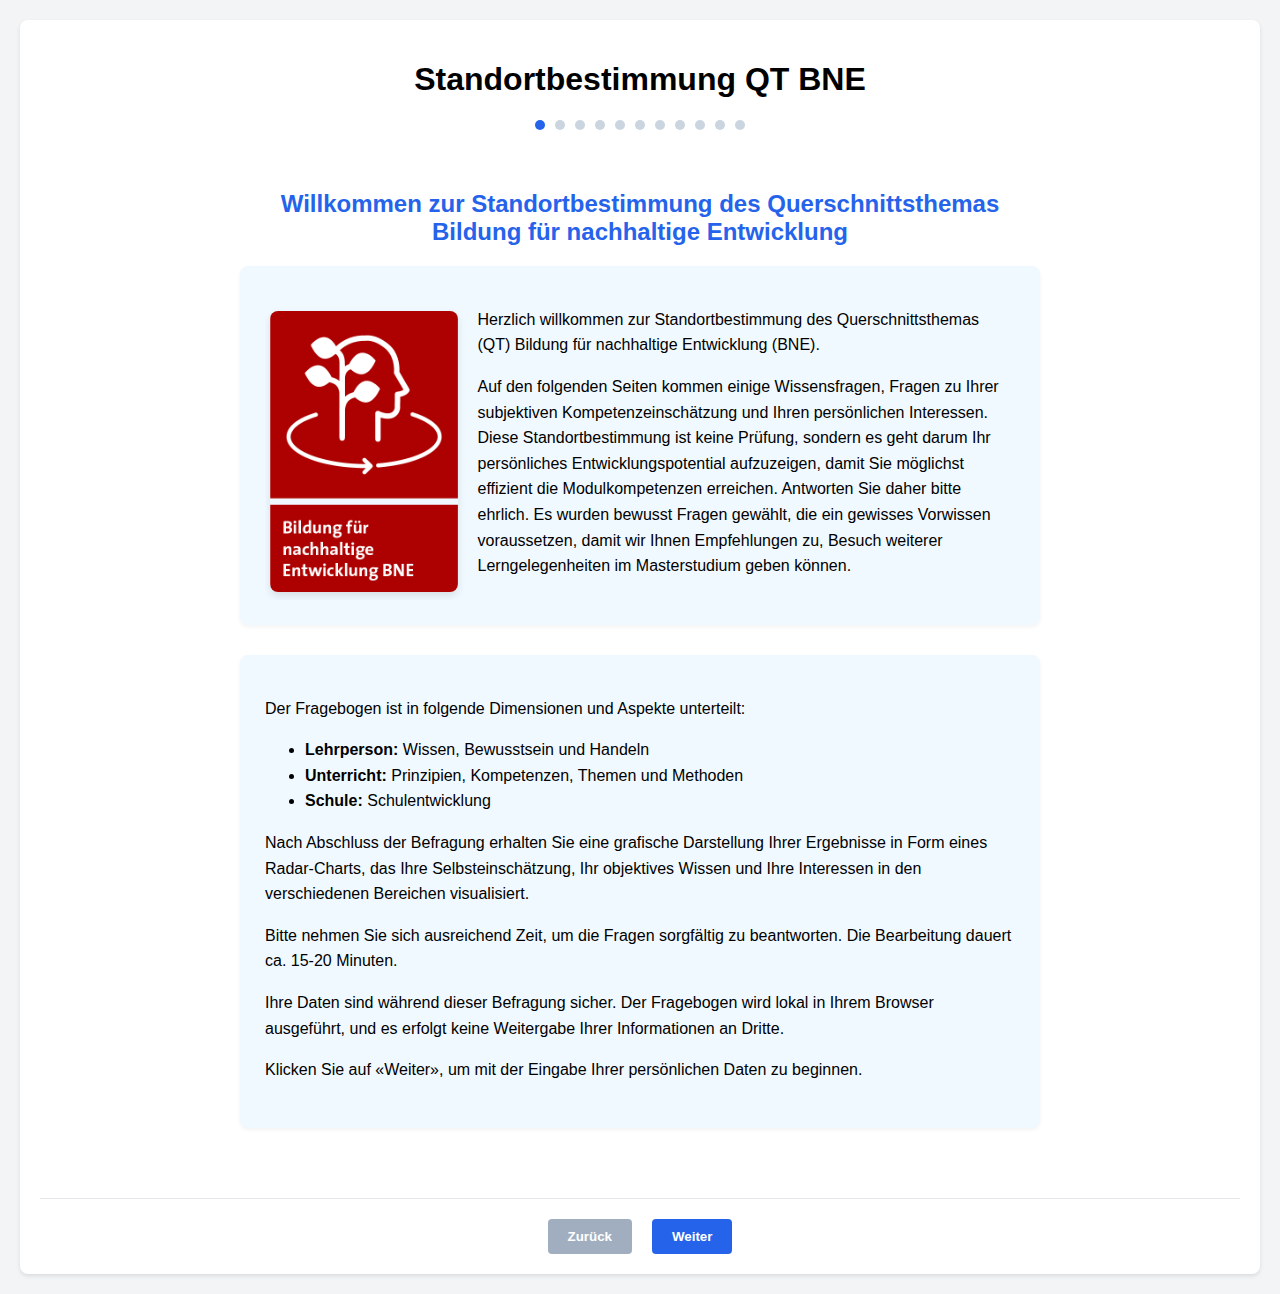
<file: index dev.html>
<!DOCTYPE html>
<html lang="de">
<head>
    <meta charset="UTF-8">
    <meta name="viewport" content="width=device-width, initial-scale=1.0">
    <title>Standortbestimmung QT BNE (C) ARI V1.1</title>
    <style>
        /* Grundlegende Seitengestaltung */
        body {
            font-family: Arial, sans-serif;
            margin: 0;
            padding: 20px;
            background-color: #f3f4f6;
        }
        .container {
            max-width: 1200px;
            margin: 0 auto;
            background: white;
            padding: 20px;
            border-radius: 8px;
            box-shadow: 0 2px 4px rgba(0,0,0,0.1);
        }
        
        /* Grid-Layout für verschiedene Seitenelemente */
        .grid {
            display: grid;
            grid-template-columns: 1fr;
            gap: 20px;
        }
        @media (min-width: 1500px) { /* Bei grossen Bildschirmen mehr Platz für Radar Chart */
            .results-grid {
                grid-template-columns: 1fr 2fr; 
            }
        }
        .results-columns {
            display: grid;
            grid-template-columns: 1fr 1fr;
            gap: 15px;
         }

        @media (max-width: 430px) {
            .results-columns {
                grid-template-columns: 1fr;
            }
        }
        
        /* Gestaltung der Frageelemente */
        .question-card {
            border: 1px solid #e5e7eb;
            padding: 15px;
            margin-bottom: 15px;
            border-radius: 6px;
        }
        .question-title {
            font-weight: bold;
            margin-bottom: 10px;
        }
        .meta-info {
            font-size: 0.9em;
            color: #666;
            margin-bottom: 10px;
        }
        
        /* Multiple-Choice Gestaltung */
        .mc-group {
            display: flex;
            flex-direction: column;
            gap: 8px;
        }
        .mc-option {
            display: flex;
            align-item: center;
            gap: 8px;
            padding: 8px;
            border-radius: 4px;
            cursor: pointer;
        }
        .mc-option:hover {
            background-color: #f3f4f6;
        }
        
        /* Slider-Gestaltung */
        .slider-container {
            padding: 20px 10px;
            position: relative;
        }
        .slider {
            width: 100%;
            height: 5px;
            background: #ddd;
            outline: none;
            -webkit-appearance: none;
            border-radius: 5px;
        }
        .slider::-webkit-slider-thumb {
            -webkit-appearance: none;
            width: 20px;
            height: 20px;
            background: #2563eb;
            border-radius: 50%;
            cursor: pointer;
        }
        .slider::-moz-range-thumb {
            width: 20px;
            height: 20px;
            background: #2563eb;
            border-radius: 50%;
            cursor: pointer;
            border: none;
        }
        .slider-labels {
            display: flex;
            justify-content: space-between;
            margin-top: 10px;
            font-size: 0.8em;
            color: #666;
        }
        .slider-value {
            text-align: center;
            margin-top: 10px;
            font-weight: bold;
            color: #2563eb;
        }
        
        /* Farbauswahl-Bereich für Radar-Chart */
        .color-picker-container {
            margin-top: 20px;
            margin-bottom: 20px;
            padding: 10px 15px;
            background-color: #f8fafc;
            border-radius: 8px;
            border: 1px solid #e2e8f0;
        }
        
        .color-picker-container h4 {
            margin-top: 0;
            margin-bottom: 10px;
            color: #4b5563;
            font-size: 14px;
        }
        
        .color-picker-row {
            display: flex;
            align-items: center;
            flex-wrap: wrap;
            gap: 15px;
        }
        
        .color-picker-row label {
            display: flex;
            align-items: center;
            gap: 8px;
            font-size: 12px;
            cursor: pointer;
        }
        
        .color-picker-row input[type="color"] {
            width: 30px;
            height: 30px;
            border: none;
            border-radius: 4px;
            cursor: pointer;
        }
        
        .reset-colors-btn {
            padding: 6px 12px;
            background-color: #f1f5f9;
            border: 1px solid #cbd5e1;
            border-radius: 4px;
            color: #475569;
            font-size: 14px;
            cursor: pointer;
            transition: all 0.2s;
        }
        
        .reset-colors-btn:hover {
            background-color: #e2e8f0;
        }
        #radarCanvas {
            width: 100%;
            max-width: 1000px;
            height: auto;
            image-rendering: -webkit-optimize-contrast;
            image-rendering: crisp-edges;
            -ms-interpolation-mode: nearest-neighbor;
            margin: 0 auto;
            display: block;
        }
        .legend {
            display: flex;
            justify-content: center;
            gap: 20px;
            margin-top: 16px;
        }
        .legend-item {
            display: flex;
            align-item: center;
            gap: 8px;
            font-size: 14px;
            font-weight: bold;
        }
        .legend-color {
            width: 20px;
            height: 10px;
            border-radius: 2px;
        }
        
        /* Seiten-Navigation */
        .page {
            opacity: 0;
            transition: opacity 0.3s ease-in-out;
            display: none;
        }
        .page.active {
            opacity: 1;
            display: block;
        }
        .navigation {
            display: flex;
            justify-content: center;
            gap: 20px;
            margin-top: 20px;
            padding-top: 20px;
            border-top: 1px solid #e5e7eb;
            transition: margin-top 0.3s ease; /* Sanfte Übergangsanimation */
        }
        .nav-button {
            padding: 10px 20px;
            background-color: #2563eb;
            color: white;
            border: none;
            border-radius: 4px;
            cursor: pointer;
            font-weight: bold;
        }
        .nav-button:disabled {
            background-color: #a0aec0;
            cursor: not-allowed;
        }
        
        /* Fortschrittsanzeige */
        .progress-indicator {
            display: flex;
            justify-content: center;
            margin-bottom: 20px;
        }
        .progress-dot {
            height: 10px;
            width: 10px;
            background-color: #cbd5e0;
            border-radius: 50%;
            margin: 0 5px;
        }
        .progress-dot.active {
            background-color: #2563eb;
        }
        
        /* Formularelemente */
        .form-group {
            margin-bottom: 15px;
        }
        .form-group label {
            display: block;
            margin-bottom: 5px;
            font-weight: bold;
        }
        .form-group input, .form-group select, .form-group textarea {
            width: 100%;
            padding: 8px;
            border: 1px solid #e2e8f0;
            border-radius: 4px;
            box-sizing: border-box;
        }
        
        /* Textformatierungen */
        .intro-text {
            margin-bottom: 20px;
            line-height: 1.6;
        }
        
        /* Zusammenfassungsbereiche */
        .summary-section {
            margin-bottom: 30px;
            padding: 15px;
            background-color: #f8fafc;
            border-radius: 6px;
        }
        .summary-section h3 {
            margin-top: 0;
            color: #2563eb;
        }
        .personal-data-section {
            margin-bottom: 30px;
            padding: 15px;
            background-color: #f0f9ff;
            border-radius: 6px;
        }
        .personal-data-section h3 {
            margin-top: 0;
            color: #0369a1;
        }
        .personal-data-item {
            margin-bottom: 8px;
        }
        .personal-data-label {
            font-weight: bold;
        }
        
        /* Fächerauswahl */
        .subjects-grid {
            display: grid;
            grid-template-columns: repeat(auto-fill, minmax(80px, 1fr));
            gap: 10px;
            margin-top: 10px;
        }
        .subject-item {
            display: flex;
            align-items: center;
            justify-content: center;
            background-color: #f0f9ff;
            padding: 10px 15px;
            border-radius: 6px;
            cursor: pointer;
            transition: all 0.3s ease;
            user-select: none;
            border: 1px solid #e2e8f0;
            text-align: center;
        }
        .subject-item:hover {
            background-color: #dbeafe;
            transform: translateY(-2px);
            box-shadow: 0 2px 4px rgba(0,0,0,0.1);
        }
        .subject-item.selected {
            background-color: #2563eb;
            color: white;
            border: 1px solid #1e40af;
            box-shadow: 0 2px 4px rgba(37, 99, 235, 0.3);
        }
        .subject-item.disabled {
            opacity: 0.5;
            cursor: not-allowed;
            transform: none;
            box-shadow: none;
        }
        
        /* Willkommensseite */
        .welcome-container {
            max-width: 800px;
            margin: 0 auto;
            padding: 20px;
        }
        h1 {
            text-align: center;
        }
        @media (max-width: 600px) {
            h1 {
                font-size: 1.2em;
            }
        }
        .welcome-header {
            color: #2563eb;
            margin-bottom: 20px;
            text-align: center;
        }
        @media (max-width: 600px) {
            .welcome-header {
                font-size: 1.2em;
            }
        }
        .welcome-card {
            background-color: #f0f9ff;
            border-radius: 8px;
            padding: 25px;
            box-shadow: 0 2px 4px rgba(0,0,0,0.05);
            margin-bottom: 30px;
        }
        .sdg-image {
            max-width: 100%;
            max-height: 400px;
            height: auto;
            margin: auto;
            display: block;
            padding-bottom: 20px;
        }

        /* Container für den ersten Teil des Begrüssungstextes */
        .first-intro-container {
            position: relative;
            overflow: hidden;
            line-height: 1.6; /* Verhindert Überlauf des Bildes */
        }
        
        /* Bild im Fliesstext der Begrüssungsseite */
        .welcome-image {
            float: left;
            margin: 20px 20px 8px 5px; /* Abstand oben, rechts, unten, links */
            width: 25%;
            object-fit: contain; /* Behält Seitenverhältnis bei */
            border-radius: 8px;
            box-shadow: 0 4px 8px rgba(0,0,0,0.1);
        }

        .selection-counter {
            margin-top: 10px;
            font-weight: bold;
            color: #2563eb;
        }
        
        /* Dropdown für Lerngelegenheiten */
        .custom-dropdown {
            position: relative;
            width: 100%;
            border: 1px solid #e2e8f0;
            border-radius: 4px;
            background-color: white;
        }
        .selected-options {
            padding: 10px;
            cursor: pointer;
            min-height: 24px;
            border-radius: 4px;
            display: flex;
            flex-wrap: wrap;
            gap: 5px;
        }
        .selected-options .placeholder {
            color: #a0aec0;
        }
        .selected-options:hover {
            background-color: #f8fafc;
        }
        .selected-tag {
            display: inline-flex;
            align-items: center;
            background-color: #e2e8f0;
            border-radius: 4px;
            padding: 2px 8px;
            margin-right: 2px;
            margin-bottom: 2px;
            font-size: 0.9em;
        }
        .remove-tag {
            margin-left: 5px;
            cursor: pointer;
            font-weight: bold;
            color: #718096;
        }
        .remove-tag:hover {
            color: #e53e3e;
        }
        .dropdown-options {
            position: absolute;
            width: 100%;
            max-height: 300px;
            overflow-y: auto;
            border: 1px solid #e2e8f0;
            border-top: none;
            border-radius: 0 0 4px 4px;
            background-color: white;
            z-index: 10;
            box-shadow: 0 4px 6px -1px rgba(0, 0, 0, 0.1);
            /* Dropdown standardmässig ausblenden */
            display: none;
        }
        .dropdown-option {
            padding: 10px;
            cursor: pointer;
            border-bottom: 1px solid #f7fafc;
            display: block;
            transition: all 0.2s ease;
        }
        .dropdown-option:hover {
            background-color: #f3f4f6;
        }
        .dropdown-option.selected {
            background-color: #e6f2ff;
            border-left: 3px solid #2563eb;
        }
        .dropdown-option-content {
            display: flex;
            flex-direction: column;
        }
        .dropdown-option-title {
            font-weight: bold;
            margin-bottom: 4px;
        }
        .dropdown-option-info {
            display: flex;
            justify-content: space-between;
            font-size: 0.85em;
        }
        .search-container {
            padding: 10px;
            border-bottom: 1px solid #e2e8f0;
            position: sticky;
            top: 0;
            background-color: white;
            z-index: 11;
        }
        .dropdown-search {
            width: 100%;
            padding: 8px 10px;
            border: 1px solid #e2e8f0;
            border-radius: 4px;
            font-size: 0.95em;
        }
        .option-category {
            font-size: 0.85em;
            color: #4a5568;
            display: block;
            margin-top: 2px;
        }
        .option-semester {
            font-size: 0.8em;
            color: #718096;
            display: inline-block;
            margin-top: 2px;
            background-color: #f0f9ff;
            padding: 1px 6px;
            border-radius: 4px;
        }
        .lerngelegenheiten-list {
            margin: 5px 0 0 20px;
            padding: 0;
        }
        .lerngelegenheiten-list li {
            margin-bottom: 5px;
        }
        .no-results {
            padding: 15px;
            color: #718096;
            text-align: center;
            font-style: italic;
        }
    </style>
</head>
<body>
    <div class="container">
        <h1>Standortbestimmung QT BNE</h1>
        <div class="progress-indicator" id="progressIndicator">
            <!-- Wird dynamisch gefüllt -->
        </div>
        
        <!-- Startseite -->
        <div class="page" id="page-start">
            <div class="welcome-container">
                <h2 class="welcome-header">Willkommen zur Standortbestimmung des Querschnittsthemas Bildung für nachhaltige Entwicklung</h2>                
                <div class="welcome-card">
                    <div class="first-intro-container">
                        <img src="[data-uri]" alt="BNE Logo" class="welcome-image">
                        <p>Herzlich willkommen zur Standortbestimmung des Querschnittsthemas (QT) Bildung für nachhaltige Entwicklung (BNE).</p>
                        <p>Auf den folgenden Seiten kommen einige Wissensfragen, Fragen zu Ihrer subjektiven Kompetenzeinschätzung und Ihren persönlichen Interessen. Diese Standortbestimmung ist keine Prüfung, sondern es geht darum Ihr persönliches Entwicklungspotential aufzuzeigen, damit Sie möglichst effizient die Modulkompetenzen erreichen. Antworten Sie daher bitte ehrlich. Es wurden bewusst Fragen gewählt, die ein gewisses Vorwissen voraussetzen, damit wir Ihnen Empfehlungen zu, Besuch weiterer Lerngelegenheiten im Masterstudium geben können.</p>                    
                    </div>
                </div>
                <div class="welcome-card">
                    <div class="intro-text">
                        <p>Der Fragebogen ist in folgende Dimensionen und Aspekte unterteilt:</p>                        <ul>
                            <li><strong>Lehrperson:</strong> Wissen, Bewusstsein und Handeln</li>
                            <li><strong>Unterricht:</strong> Prinzipien, Kompetenzen, Themen und Methoden</li>
                            <li><strong>Schule:</strong> Schulentwicklung</li>
                        </ul>
                        <p>Nach Abschluss der Befragung erhalten Sie eine grafische Darstellung Ihrer Ergebnisse in Form eines Radar-Charts, das Ihre Selbsteinschätzung, Ihr objektives Wissen und Ihre Interessen in den verschiedenen Bereichen visualisiert.</p>
                        <p>Bitte nehmen Sie sich ausreichend Zeit, um die Fragen sorgfältig zu beantworten. Die Bearbeitung dauert ca. 15-20 Minuten.</p>
                        <p>Ihre Daten sind während dieser Befragung sicher. Der Fragebogen wird lokal in Ihrem Browser ausgeführt, und es erfolgt keine Weitergabe Ihrer Informationen an Dritte.</p>
                        <p>Klicken Sie auf «Weiter», um mit der Eingabe Ihrer persönlichen Daten zu beginnen.</p>
                    </div>
                </div>
            </div>
        </div>
        
        <!-- Seite 1: Persönliche Daten -->
        <div class="page" id="page-0">
            <div class="intro-text">
                <p>Bitte füllen Sie zunächst Ihre persönlichen Daten aus und beantworten Sie dann die Fragen auf den folgenden Seiten.</p>
            </div>
            <div class="form-group">
                <label for="vorname">Vorname</label>
                <input type="text" id="vorname" name="vorname">
            </div>
            <div class="form-group">
                <label for="nachname">Nachname</label>
                <input type="text" id="nachname" name="nachname">
            </div>
            <div class="form-group">
                <label for="matrikelnummer">Matrikelnummer</label>
                <input type="text" id="matrikelnummer" name="matrikelnummer">
            </div>
            <div class="form-group">
                <label for="email">E-Mail-Adresse an PH</label>
                <input type="email" id="email" name="email">
            </div>
            <div class="form-group">
                <label>Studienfächer (maximal 4 Fächer auswählbar)</label>
                <div class="subjects-grid" id="subjects-container">
                    <!-- Wird dynamisch durch JavaScript gefüllt -->
                </div>
                <div class="selection-counter" id="selection-counter">Ausgewählte Fächer: 0/4</div>
            </div>
            <div class="form-group">
                <label>Besuchte Lerngelegenheiten mit QT Label BNE</label>
                <div class="custom-dropdown">
                    <div class="selected-options" id="selected-lerngelegenheiten-display" onclick="document.getElementById('lerngelegenheiten-options').style.display = document.getElementById('lerngelegenheiten-options').style.display === 'block' ? 'none' : 'block';">
                        <span class="placeholder">Bitte auswählen (Klicken zum Öffnen)...</span>
                    </div>
                    <div class="dropdown-options" id="lerngelegenheiten-options">
                        <div class="search-container">
                            <input type="text" id="lerngelegenheiten-search" placeholder="Suchen..." class="dropdown-search">
                        </div>
                        <div id="lerngelegenheiten-list">
                            <!-- Wird dynamisch mit JavaScript gefüllt -->
                        </div>
                    </div>
                </div>
            </div>
        </div>

        <!-- Fragen-Seiten werden dynamisch generiert -->
        <!-- Hier kommt pro Bereich eine eigene Seite -->
        
        <!-- Letzte Seite: Radar und Zusammenfassung -->
        <div class="page" id="page-final">
            <h2>Ihre Ergebnisse</h2>
            <p>
            Vielen Dank für die Beantwortung der Fragen. Hier ist die Zusammenfassung Ihrer Ergebnisse. Drücken Sie auf Abschliessen. Laden Sie diese bitte als pdf herunter und senden Sie das pdf bitte fristgerecht an: <mark>barbara.bamert@phbern.ch</mark><br></br>
            Fügen Sie die Ergebnisse Ihrer Standortbestimmung bitte noch in Ihr professionelles BNE-Konzept ein oder verlinken Sie es.<br></br>
            An der Standortbestimmung werden Rückmeldungen zu Spiderprofilen und Vorschläge gegeben, welche Lerngelegenheiten zu Ihrem Profil passen würden. Falls Sie eine individuelle Rückmeldung wünschen, können Sie gerne per Mail einen Beratungstermin vereinbaren.<br></br>
            </p>
            
            <div class="grid results-grid">
                <div>
                    <!-- Persönliche Daten Sektion -->
                    <div class="personal-data-section">
                        <h3>Persönliche Daten</h3>
                        <div id="personalDataSummary">
                            <!-- Wird dynamisch gefüllt -->
                        </div>
                    </div>
                    
                    <!-- Ergebnisse nach Bereichen -->
                    <div class="summary-section">
                        <h3>Ergebnisse nach Bereichen</h3>
                        <div id="resultsSummary">
                            <!-- Wird dynamisch gefüllt -->
                        </div>
                    </div>
                </div>
                
                <!-- Radar Graph Container -->
                <div class="radar-container">
                    <canvas id="radarCanvas" width="1000" height="1000"></canvas>
                    <div class="legend">
                        <div class="legend-item">
                            <svg width="30" height="15" viewBox="0 0 30 15">
                                <path d="M15,2 L21.9,14 L8.1,14 Z" fill="rgba(256, 256, 256, 0.1)" stroke="rgba(22, 163, 74, 0.9)" stroke-width="2"/>
                            </svg>
                            <span>Objektiv</span>
                        </div>
                        <div class="legend-item">
                            <svg width="30" height="15" viewBox="0 0 30 15">
                                <circle cx="15" cy="7.5" r="6" fill="rgba(37, 99, 235, 0.1)" stroke="rgba(37, 99, 235, 0.9)" stroke-width="2"/>
                            </svg>
                            <span>Subjektiv</span>
                        </div>
                        <div class="legend-item">
                            <svg width="30" height="15" viewBox="0 0 30 15">
                                <rect x="9" y="1.5" width="12" height="12" fill="rgba(220, 38, 38, 0.1)" stroke="rgba(220, 38, 38, 0.9)" stroke-width="2"/>
                            </svg>
                            <span>Interesse</span>
                        </div>
                    </div>
                    <div class="color-picker-container">
                        <h4>Farbgestaltung anpassen:</h4>
                        <div class="color-picker-row">
                            <label>
                                <input type="color" id="objektiv-color" value="#16a34a" onchange="updateChartColors()">
                                Objektiv
                            </label>
                            <label>
                                <input type="color" id="subjektiv-color" value="#2563eb" onchange="updateChartColors()">
                                Subjektiv
                            </label>
                            <label>
                                <input type="color" id="interesse-color" value="#dc2626" onchange="updateChartColors()">
                                Interesse
                            </label>
                            <button class="reset-colors-btn" onclick="resetChartColors()">Standardfarben</button>
                        </div>
                    </div>
                </div>
            </div>
        </div>

        <div class="navigation">
            <button id="prevButton" class="nav-button">Zurück</button>
            <button id="nextButton" class="nav-button">Weiter</button>
        </div>

    </div>

    <script>
        // =========================================================
        // FRAGENKATALOG - BEGINN
        // =========================================================
        // Grundlegende Konfiguration
        const MIN_WERT = 0;  // Minimaler Wert für Antworten
        const MAX_WERT = 3;  // Maximaler Wert für Antworten
        const MAX_SELECTED_SUBJECTS = 4;  // Maximale Anzahl auswählbarer Fächer
        
        // Definition der Bewertungsbereiche
        const BEREICHE = [
            "Lehrperson: Wissen", 
            "Lehrperson: Bewusstsein",
            "Lehrperson: Handeln",
            "Unterricht: Prinzipien",
            "Unterricht: Kompetenzen",
            "Unterricht: Themen",
            "Unterricht: Methoden",
            "Schule: Schulentwicklung",
        ];

        // Liste der Studienfächer (Kurzformen)
        const STUDIENFAECHER = [
            "D", "F", "M", "NT", "RZG", "WAH", "ERG", 
            "E", "BS", "BG", "TTG", "MU", "I", "RR", "L"
        ];

        // Fächerbeschreibungen für bessere Lesbarkeit
        const FACH_BESCHREIBUNGEN = {
            "D": "Deutsch",
            "F": "Französisch",
            "M": "Mathematik",
            "NT": "Natur & Technik",
            "RZG": "Räume, Zeiten, Gesellschaften",
            "WAH": "Wirtschaft, Arbeit, Haushalt",
            "ERG": "Ethik, Religionen, Gemeinschaft",
            "E": "Englisch",
            "BS": "Bewegung und Sport",
            "BG": "Bildnerisches Gestalten",
            "TTG": "Textiles und Technisches Gestalten",
            "MU": "Musik",
            "I": "Italienisch",
            "RR": "Rätoromanisch",
            "L": "Latein"
        };
        
        // Liste der verfügbaren Lerngelegenheiten
        const LERNGELEGENHEITEN = [
            {
                id: "bne_intro",
                semester: "HS",
                kategorie: "Persönliche und professionelle Entwicklung",
                titel: "Einführung BNE an der PHBern"
            },
            {
                id: "bne_lehrplan",
                semester: "HS & FS",
                kategorie: "Mikro- / Makroplanung",
                titel: "Bildung für Nachhaltige Entwicklung im Lehrplan"
            },
            {
                id: "zukunftskompetenzen",
                semester: "HS & FS",
                kategorie: "Beratung & Begleitung",
                titel: "Zukunftskompetenzen"
            },
            {
                id: "partizipativ",
                semester: "HS & FS",
                kategorie: "Zusammenarbeit & Kommunikation",
                titel: "Schule partizipativ gestalten"
            },
            {
                id: "bne_konzept",
                semester: "HS & FS",
                kategorie: "Persönliche und professionelle Entwicklung",
                titel: "Persönliches BNE-Konzept … hä?"
            },
            {
                id: "achtsamkeit",
                semester: "HS",
                kategorie: "Klassenführung",
                titel: "Sozio-emotionales Lernen & Beziehungsgestaltung – Achtsamkeit in der Schule"
            },
            {
                id: "heterogenitaet",
                semester: "HS",
                kategorie: "Klassenführung",
                titel: "Heterogenität im Klassenzimmer – mögliche Diagnosen und der Umgang damit"
            },
            {
                id: "wah_fachverstaendnis",
                semester: "HS & FS",
                kategorie: "Fachkompetenz & Mehrperspektivität WAH",
                titel: "Fach- und Bildungsverständnis WAH"
            },
            {
                id: "konsum_nachhaltigkeit",
                semester: "HS & FS",
                kategorie: "Fachkompetenz & Mehrperspektivität WAH",
                titel: "Lebensführung, Konsum und Nachhaltigkeit"
            },
            {
                id: "wirtschaft_gesellschaft",
                semester: "HS & FS",
                kategorie: "Fachkompetenz & Mehrperspektivität WAH",
                titel: "Wirtschaft und Gesellschaft"
            },
            {
                id: "rzg_fachverstaendnis",
                semester: "HS & FS",
                kategorie: "Fachkompetenz RZG",
                titel: "Fachverständnis RZG"
            },
            {
                id: "globale_herausforderungen",
                semester: "HS & FS",
                kategorie: "Fachkompetenz & Mehrperspektivität RZG",
                titel: "Globale Herausforderungen & lokal Brennpunkte"
            },
            {
                id: "alpen",
                semester: "HS & FS",
                kategorie: "Fachkompetenz & Mehrperspektivität RZG",
                titel: "Dynamische Alpen"
            },
            {
                id: "menschenrechte",
                semester: "HS & FS",
                kategorie: "Fachkompetenz & Mehrperspektivität RZG",
                titel: "Menschenrechte im Klassenzimmer"
            },
            {
                id: "kunst_zugaenge",
                semester: "FS",
                kategorie: "Mikroplanung BG / Klassenführung BG",
                titel: "Rezeptive Zugänge zur Bildenden Kunst und zu Bildwelten des Alltags"
            }
        ];

        // Definition aller Fragen des Fragebogens
        // Jede Frage hat: id, text, bereich, ebene, typ, antwortmöglichkeiten
        const FRAGEN = [
            // Lehrperson: Wissen (Nummerierung: 1x)
            {
                id: 11,
                text: "Wie gut kennen Sie sich mit den SDG aus?",
                bereich: "Lehrperson: Wissen",
                ebene: "subjektiv",
                typ: "slider",
                antworten: [
                    { text: "Keine Antwort", wert: 0 },
                    { text: "Wenig oder grundlegend", wert: 1 },
                    { text: "Fortgeschritten", wert: 2 },
                    { text: "Hohe Expertise", wert: 3 }
                ]
            },
            {
                id: 12,
                text: "Zu welcher Umsetzungsstrategie von Nachhaltigkeit passt die folgende Definition: «Weniger produzieren und konsumieren: Energie- und Materialverbrauch begrenzen. Beispiel: Vom Besitzen zum Teilen»",
                bereich: "Lehrperson: Wissen",
                ebene: "objektiv",
                typ: "mc",
                antworten: [
                    { text: "Suffizienz", wert: 3 }, // korrekte Antwort
                    { text: "Konsistenz", wert: 1 },
                    { text: "Effizienz", wert: 1 }, 
                ]
            },
            {
                id: 13,
                text: "Wie stark interessieren Sie sich für die SDG?",
                bereich: "Lehrperson: Wissen",
                ebene: "interesse",
                typ: "slider",
                antworten: [
                    { text: "Keine Antwort", wert: 0 },
                    { text: "Gering", wert: 1 },
                    { text: "Mittel", wert: 2 },
                    { text: "Hoch", wert: 3 }
                ]
            },
            {
                id: 14,
                text: "Um mein Unterricht zielorientierter gestalten zu können, möchte ich noch mehr über die Leitidee von Nachhaltiger Entwicklung und die Ziele einer BNE erfahren.",
                bereich: "Lehrperson: Wissen",
                ebene: "interesse",
                typ: "slider",
                antworten: [
                    { text: "Keine Antwort", wert: 0 },
                    { text: "Trifft eher nicht zu", wert: 1 },
                    { text: "Trifft eher zu", wert: 2 },
                    { text: "Trifft zu", wert: 3 }
                ]
            },
            {
                id: 15,
                text: "Der Lehrplan 21 bezieht sich auf das «Drei-Dimensionen-Modell der Nachhaltigen Entwicklung». Welche ist keine der drei Dimensionen?",
                bereich: "Lehrperson: Wissen",
                ebene: "objektiv",
                typ: "mc",
                antworten: [
                    { text: "Gesellschaft", wert: 1 },
                    { text: "Umwelt", wert: 1 },
                    { text: "Soziales", wert: 3 }, // korrekte Antwort
                    { text: "Wirtschaft", wert: 1 }
                ]
            },
            {
                id: 16,
                text: "Ist die Förderung einer Nachhaltigen Entwicklung in der Schweizerischen Bundesverfassung als Auftrag staatlichen Handelns festgeschrieben?",
                bereich: "Lehrperson: Wissen",
                ebene: "objektiv",
                typ: "mc",
                antworten: [
                    { text: "Ja", wert: 3 }, // korrekte Antwort
                    { text: "Nein", wert: 1 }
                ]
            },
            {
                id: 17,
                text: "Im BNE-Unterricht gibt es verschiedene normative Rahmen. Um welchen Ansatz handelt es sich bei: Vermittlung von Expertenwissen, Förderung nachhaltigen Verhaltens und Lernen für eine nachhaltige Entwicklung?",
                bereich: "Lehrperson: Wissen",
                ebene: "objektiv",
                typ: "mc",
                antworten: [
                    { text: "Instrumenteller Ansatz", wert: 3 }, // korrekte Antwort
                    { text: "Emanzipatorischer Ansatz", wert: 1 },
                    { text: "Transformativer Ansatz", wert: 1 }
                ]
            },
            {
                id: 18,
                text: "Im BNE-Unterricht gibt es verschiedene normative Rahmen. Um welchen Ansatz handelt es sich bei: Widersprüche (dialektisch) überwinden, nicht-Vorhersehbarkeit, Emotionen, Lernen durch nachhaltige Entwicklung?",
                bereich: "Lehrperson: Wissen",
                ebene: "objektiv",
                typ: "mc",
                antworten: [
                    { text: "Instrumenteller Ansatz", wert: 1 },
                    { text: "Emanzipatorischer Ansatz", wert: 1 },
                    { text: "Transformativer Ansatz", wert: 3 } // korrekte Antwort
                ]
            },
            {
                id: 19,
                text: "Welche Gefahr besteht primär bei einem emanzipatorischen Ansatz im BNE-Unterricht?",
                bereich: "Lehrperson: Wissen",
                ebene: "objektiv",
                typ: "mc",
                antworten: [
                    { text: "Gefahr der Indoktrination", wert: 1 },
                    { text: "Gefahr des Zeitmangels", wert: 3 } // korrekte Antwort
                ]
            },
            // Lehrperson: Bewusstsein (Nummerierung: 2x)
            {
                id: 21,
                text: "Ich fühle mich sicher, wie ich im BNE-Unterricht meinen Standpunkt und meine Meinung vertreten darf und kann.",
                bereich: "Lehrperson: Bewusstsein",
                ebene: "subjektiv",
                typ: "slider",
                antworten: [
                    { text: "Keine Antwort", wert: 0 },
                    { text: "Trifft nicht zu", wert: 1 },
                    { text: "Trifft eher zu", wert: 2 },
                    { text: "Trifft zu", wert: 3 }
                ]
            },
            {
                id: 22,
                text: "Ich möchte mehr über den Beutelsbacher Konsens erfahren und mich mit der Umsetzung von BNE im Unterricht auseinandersetzen",
                bereich: "Lehrperson: Bewusstsein",
                ebene: "interesse",
                typ: "slider",
                antworten: [
                    { text: "Keine Antwort", wert: 0 },
                    { text: "Trifft eher nicht zu", wert: 1 },
                    { text: "Trifft eher zu", wert: 2 },
                    { text: "Trifft sehr zu", wert: 3 }
                ]
            },
            {
                id: 23,
                text: "Der Beutelsbacher Konsens besagt, dass sich Lehrpersonen im Unterricht nicht zu politisch heiklen Themen äussern sollten.",
                bereich: "Lehrperson: Bewusstsein",
                ebene: "objektiv",
                typ: "mc",
                antworten: [
                    { text: "Richtig", wert: 1 },
                    { text: "Falsch", wert: 3 }, // korrekte Antwort
                    { text: "Teilweise richtig", wert: 1 },
                ]
            },
            {
                id: 24,
                text: "Ich kann mich gut zu den Zielen einer (B)NE positionieren und habe eine klare Haltung zu dem aktuellen Diskurs.",
                bereich: "Lehrperson: Bewusstsein",
                ebene: "subjektiv",
                typ: "slider",
                antworten: [
                    { text: "Keine Antwort", wert: 0 },
                    { text: "Trifft nicht zu", wert: 1 },
                    { text: "Trifft eher zu", wert: 2 },
                    { text: "Trifft zu", wert: 3 }
                ]
            },
            {
                id: 25,
                text: "Ich fühle mich noch nicht sicher, wie ich im BNE-Unterricht meinen Standpunkt und meine Meinung vertreten kann. Ich möchte deshalb noch mehr darüber erfahren, was im BNE-Unterricht erwünscht, und was verboten ist.",
                bereich: "Lehrperson: Bewusstsein",
                ebene: "interesse",
                typ: "slider",
                antworten: [
                    { text: "Keine Antwort", wert: 0 },
                    { text: "Trifft nicht zu", wert: 1 },
                    { text: "Trifft teilweise zu", wert: 2 },
                    { text: "Trifft zu", wert: 3 }
                ]
            },

            // Lehrperson: Handeln (Nummerierung: 3x)
            {
                id: 31,
                text: "Wie stark beschäftigt Sie die Frage, wie Ihr Handeln als Lehrperson das Lernen der Schüler*innen in Bezug auf BNE beeinflusst?",
                bereich: "Lehrperson: Handeln",
                ebene: "subjektiv",
                typ: "slider",
                antworten: [
                    { text: "Keine Antwort", wert: 0 },
                    { text: "Wenig", wert: 1 },
                    { text: "Mittel", wert: 2 },
                    { text: "Stark", wert: 3 }
                ]
            },
            {
                id: 32,
                text: "Die lernförderlichen Gelegenheiten werden im Rahmen der Agenda 2030 zusammen mit den Schlüsselkompetenzen einer BNE als wichtig erachtet.",
                bereich: "Lehrperson: Handeln",
                ebene: "objektiv",
                typ: "mc",
                antworten: [
                    { text: "Richtig", wert: 3 }, // korrekte Antwort
                    { text: "Falsch", wert: 1 }, 
                   
                ]
            },
            {
                id: 33,
                text: "Der Whole Institution Approach (WIA) zeigt Möglichkeiten auf, wie BNE in der Schule ohne Einbezug von ausserschulischen Akteur:innen umgesetzt werden kann.",
                bereich: "Lehrperson: Handeln",
                ebene: "objektiv",
                typ: "mc",
                antworten: [
                    { text: "Richtig", wert: 1 }, 
                    { text: "Falsch", wert: 3 }, // korrekte Antwort
                   
                ]
            },
            {
                id: 35,
                text: "Inwiefern haben Sie BNE bereits in Ihrem Unterricht / in Ihren Praktika integrieren können?",
                bereich: "Lehrperson: Handeln",
                ebene: "subjektiv",
                typ: "slider",
                antworten: [
                    { text: "Keine Antwort", wert: 0 },
                    { text: "Gar nicht", wert: 1 },
                    { text: "Ein bisschen", wert: 2 },
                    { text: "Stark", wert: 3 }
                ]
            },
            {
                id: 36,
                text: "Um mein eigenes Rollen- und Funktionsverständnis in Zusammenhang mit nachhaltiger Entwicklung und BNE als Lehrperson zu definieren, möchte ich mich mit entsprechenden Konzepten auseinandersetzen.",
                bereich: "Lehrperson: Handeln",
                ebene: "interesse",
                typ: "slider",
                antworten: [
                    { text: "Keine Antwort", wert: 0 },
                    { text: "Stimme eher nicht zu", wert: 1 },
                    { text: "Stimme teilweise zu", wert: 2 },
                    { text: "Stimme zu", wert: 3 }
                ]
            },

            // Unterricht: Prinzipien (Nummerierung: 4x)
            {
                id: 41,
                text: "Ich kenne bereits viele BNE-relevante Prinzipien, die ich im Unterricht umsetzen kann.",
                bereich: "Unterricht: Prinzipien",
                ebene: "subjektiv",
                typ: "slider",
                antworten: [
                    { text: "Keine Antwort", wert: 0 },
                    { text: "Trifft nicht zu", wert: 1 },
                    { text: "Trifft teilweise zu", wert: 2 },
                    { text: "Trifft zu", wert: 3 }
                ]
            },
            {
                id: 42,
                text: "Aktualitätsbezug ist als eines von drei didaktischen BNE-Prinzipen im Lehrplan 21 verankert. Ist die Aussage korrekt?",
                bereich: "Unterricht: Prinzipien",
                ebene: "objektiv",
                typ: "mc",
                antworten: [
                    { text: "Ja", wert: 1 },
                    { text: "Nein", wert: 3 } // korrekte Antwort
                ]
            },
            {
                id: 43,
                text: "«Im Unterricht werden eigene und kollektive Denkweisen und Werte aufgespürt und miteinander verglichen.» Um welches pädagogische Prinzip von éducation21 handelt es sich?",
                bereich: "Unterricht: Prinzipien",
                ebene: "objektiv",
                typ: "mc",
                antworten: [
                    { text: "Wertereflexion und Handlungsorientierung", wert: 3 }, // korrekte Antwort
                    { text: "Chancengerechtigkeit", wert: 1 },
                    { text: "Partizipation und Empowerment", wert: 1 }
                ]
            },
            {
                id: 44,
                text: "«Nachhaltige Entwicklung ist ein optimistischer Ansatz, der sich an einer positiven Zukunft orientiert.» Um welches pädagogische Prinzip von éducation21 handelt es sich?",
                bereich: "Unterricht: Prinzipien",
                ebene: "objektiv",
                typ: "mc",
                antworten: [
                    { text: "Visionsorientierung", wert: 3 }, // korrekte Antwort
                    { text: "Vernetztes Denken", wert: 1 },
                    { text: "Partizipation und Empowerment", wert: 1 }
                ]
            },
            {
                id: 45,
                text: "Um die BNE-Prinzipien noch besser verstehen zu können, möchte ich mich vertiefter mit diesen befassen.",
                bereich: "Unterricht: Prinzipien",
                ebene: "interesse",
                typ: "slider",
                antworten: [
                    { text: "Keine Antwort", wert: 0 },
                    { text: "Stimme eher nicht zu", wert: 1 },
                    { text: "Stimme teilweise zu", wert: 2 },
                    { text: "Stimme zu", wert: 3 }
                ]
            },

            // Unterricht: Kompetenzen (Nummerierung: 5x)
            {
                id: 51,
                text: "Wie gut können Sie BNE-Kompetenzen in Ihrem Unterricht fördern?",
                bereich: "Unterricht: Kompetenzen",
                ebene: "subjektiv",
                typ: "slider",
                antworten: [
                    { text: "Keine Antwort", wert: 0 },
                    { text: "Grundlegend", wert: 1 },
                    { text: "Gut", wert: 2 },
                    { text: "Sehr gut", wert: 3 }
                ]
            },
            {
                id: 52,
                text: "Die von éducation21 formulierten Kompetenzen können den DeSeCo-Schlüsselkompetenzen zugeordnet werden. Zu welcher Kategorie gehören Verantwortung, Werte und Handeln?",
                bereich: "Unterricht: Kompetenzen",
                ebene: "objektiv",
                typ: "mc",
                antworten: [
                    { text: "Interaktive Verwendung von Medien und Tools", wert: 1 },
                    { text: "Interagieren in heterogenen Gruppen", wert: 1 },
                    { text: "Eigenständiges Handeln", wert: 3 } // korrekte Antwort
                ]
            },
            {
                id: 53,
                text: "Im Lehrplan 21 sind spezifische BNE-Kompetenzen ausformuliert.",
                bereich: "Unterricht: Kompetenzen",
                ebene: "objektiv",
                typ: "mc",
                antworten: [
                    { text: "Ja", wert: 1 },
                    { text: "Nein, nur über fächerübergreifende Querverweise", wert: 3 }, // korrekte Antwort
                    { text: "Nein, überhaupt nicht", wert: 1 }
                ]
            },
            {
                id: 54,
                text: "Wie gut kennen Sie sich mit den BNE-Kompetenzen aus?",
                bereich: "Unterricht: Kompetenzen",
                ebene: "subjektiv",
                typ: "slider",
                antworten: [
                    { text: "Keine Antwort", wert: 0 },
                    { text: "Wenig Kenntnisse", wert: 1 },
                    { text: "Mittlere Kompetenzen", wert: 2 },
                    { text: "Hohe Kompetenzen", wert: 3 }
                ]
            },
            {
                id: 55,
                text: "Um welche BNE-Kompetenz nach éducation21 handelt es sich: «Sich als Teil der Welt erfahren (Sich selbst, die soziale und natürliche Umwelt ganzheitlich und im globalen Kontext wahrnehmen)»?",
                bereich: "Unterricht: Kompetenzen",
                ebene: "objektiv",
                typ: "mc",
                antworten: [
                    { text: "Verantwortung", wert: 3 }, // korrekte Antwort
                    { text: "Partizipation", wert: 1 },
                    { text: "Kooperation", wert: 1 }
                ]
            },
            {
                id: 56,
                text: "Um meinen Unterricht kompetenzorientiert gestalten zu können, möchte ich mich noch vertiefter mit den BNE-Kompetenzen auseinandersetzen.",
                bereich: "Unterricht: Kompetenzen",
                ebene: "interesse",
                typ: "slider",
                antworten: [
                    { text: "Keine Antwort", wert: 0 },
                    { text: "Stimme eher nicht zu", wert: 1 },
                    { text: "Stimme teilweise zu", wert: 2 },
                    { text: "Stimme zu", wert: 3 }
                ]
            },
            {
                id: 57,
                text: "Wie schätzen Sie Ihre Kompetenzen im Bereich der BNE im Unterricht ein?",
                bereich: "Unterricht: Kompetenzen",
                ebene: "subjektiv",
                typ: "slider",
                antworten: [
                    { text: "Keine Antwort", wert: 0 },
                    { text: "Wenig Kenntnisse", wert: 1 },
                    { text: "Mittlere Kompetenzen", wert: 2 },
                    { text: "Hohe Kompetenzen", wert: 3 }
                ]
            },
            {
                id: 58,
                text: "Die Kompetenz zur integrierten Problemlösung (Schlüsselkompetenzen für BNE im Rahmen der Agenda 2030) beinhaltet die Fähigkeit die eigenen Werte, Wahrnehmungen und Handlungen zu reflektieren.",
                bereich: "Unterricht: Kompetenzen",
                ebene: "objektiv",
                typ: "mc",
                antworten: [
                    { text: "Ja", wert: 1 }, 
                    { text: "Nein", wert: 3 }, // korrekte Antwort
                 
                ]
            },

            // Unterricht: Themen (Nummerierung: 6x)
            {
                id: 61,
                text: "Wie gut kennen Sie die fächerübergreifenden Themen zu nachhaltiger Entwicklung im Lehrplan 21?",
                bereich: "Unterricht: Themen",
                ebene: "subjektiv",
                typ: "slider",
                antworten: [
                    { text: "Keine Antwort", wert: 0 },
                    { text: "Wenig", wert: 1 },
                    { text: "Gut", wert: 2 },
                    { text: "Sehr gut", wert: 3 }
                ]
            },
            {
                id: 62,
                text: "Im Lehrplan 21 ist das Thema \"Geschlechter und Gleichstellung\" kein fächerübergreifendes Thema im Kontext Bildung für nachhaltige Entwicklung.",
                bereich: "Unterricht: Themen",
                ebene: "objektiv",
                typ: "mc",
                antworten: [
                    { text: "Richtig", wert: 1 },
                    { text: "Falsch", wert: 3 } // korrekte Antwort
                ]
            },
            {
                id: 63,
                text: "Im Lehrplan 21 werden sieben fächerübergreifende Themen unter der Leitidee Nachhaltiger Entwicklung aufgeführt.",
                bereich: "Unterricht: Themen",
                ebene: "objektiv",
                typ: "mc",
                antworten: [
                    { text: "Richtig", wert: 3 }, // korrekte Antwort
                    { text: "Falsch", wert: 1 }
                ]
            },
            {
                id: 64,
                text: "Wie interessiert sind Sie daran, sich mit fächerübergreifenden Themen zur nachhaltigen Entwicklung auseinanderzusetzen?",
                bereich: "Unterricht: Themen",
                ebene: "interesse",
                typ: "slider",
                antworten: [
                    { text: "Keine Antwort", wert: 0 },
                    { text: "Wenig interessiert", wert: 1 },
                    { text: "Interessiert", wert: 2 },
                    { text: "sehr interessiert", wert: 3 }
                ]
            },
            {
                id: 65,
                text: "Im Lehrplan 21 finden sich zusätzlich zu den fächerübergreifenden Themen bei den fachspezifischen Kompetenzen noch BNE-Verweise.",
                bereich: "Unterricht: Themen",
                ebene: "objektiv",
                typ: "mc",
                antworten: [
                    { text: "Nein", wert: 1 },
                    { text: "Ja", wert: 3 } // korrekte Antwort
                ]
            },
            {
                id: 66,
                text: "Ich kann mir vorstellen auch weitere Themen interdisziplinär in meinen Fächern zu behandeln.",
                bereich: "Unterricht: Themen",
                ebene: "subjektiv",
                typ: "slider",
                antworten: [
                    { text: "Keine Antwort", wert: 0 },
                    { text: "Wenig interessiert", wert: 1 },
                    { text: "Interessiert", wert: 2 },
                    { text: "Sehr interessiert", wert: 3 }
                ]
            },

            // Unterricht: Methoden (Nummerierung: 7x)
            {
                id: 71,
                text: "Wie gut beherrschen Sie unterschiedliche Methoden zur Förderung von BNE im Unterricht?",
                bereich: "Unterricht: Methoden",
                ebene: "subjektiv",
                typ: "slider",
                antworten: [
                    { text: "Keine Antwort", wert: 0 },
                    { text: "Grundlegend", wert: 1 },
                    { text: "Gut", wert: 2 },
                    { text: "Sehr gut", wert: 3 }
                ]
            },
            {
                id: 72,
                text: "Für die Förderung von kreativen Lösungsansätzen bei Nachhaltigkeitsproblemen eignet sich im Kontext von BNE die Methode Design Thinking.",
                bereich: "Unterricht: Methoden",
                ebene: "objektiv",
                typ: "mc",
                antworten: [
                    { text: "Ja", wert: 3 }, // korrekte Antwort
                    { text: "Nein", wert: 1 }
                ]
            },
            {
                id: 73,
                text: "Schüler*innen setzen sich mit einem moralischen Dilemma auseinander und beschreiben ihre Gefühle. Welcher Unterrichtszugang trifft am besten zu?",
                bereich: "Unterricht: Methoden",
                ebene: "objektiv",
                typ: "mc",
                antworten: [
                    { text: "Transformatives Lernen", wert: 3 }, // korrekte Antwort
                    { text: "Entdeckendes Lernen", wert: 1 },
                    { text: "Situatives Lernen", wert: 1 }
                ]
            },
            {
                id: 74,
                text: "Wie interessiert sind Sie daran, diese Unterrichtsmethoden für BNE in Ihrem Unterricht umzusetzen?",
                bereich: "Unterricht: Methoden",
                ebene: "interesse",
                typ: "slider",
                antworten: [
                    { text: "Keine Antwort", wert: 0 },
                    { text: "Wenig interessiert", wert: 1 },
                    { text: "Interessiert", wert: 2 },
                    { text: "sehr interessiert", wert: 3 }
                ]
            },
            {
                id: 75,
                text: "Das problembasierte Lernen ist eine Methode der Zukunftswerkstatt.",
                bereich: "Unterricht: Methoden",
                ebene: "objektiv",
                typ: "mc",
                antworten: [
                    { text: "Ja", wert: 1 }, 
                    { text: "Nein", wert: 3 }, // korrekte Antwort
                ]
            },

            // Schule: Schulentwicklung (Nummerierung: 8x)
            {
                id: 81,
                text: "Welche der untenstehenden Massnahmen ist für den Whole Institution Approach <mark> nicht </mark> von zentraler Bedeutung?",
                bereich: "Schule: Schulentwicklung",
                ebene: "objektiv",
                typ: "mc",
                antworten: [
                    { text: "Fächerübergreifende Projekte", wert: 1 },
                    { text: "Politische Einstellung von Lehrpersonen", wert: 3 }, // korrekte Antwort
                    { text: "Partizipative Schulkultur", wert: 1 },
                ]
            },
            {
                id: 82,
                text: "Das wichtigste Anliegen des Whole Institution Approaches ist es, dass alle Lehrpersonen BNE in ihrem Unterricht umsetzen.",
                bereich: "Schule: Schulentwicklung",
                ebene: "objektiv",
                typ: "mc",
                antworten: [
                    { text: "Ja", wert: 3 }, // korrekte Antwort
                    { text: "Nein", wert: 1 }
                ]
            },
            {
                id: 83,
                text: "Wie gut verstehen Sie das Konzept des Whole Institution Approach für die Umsetzung von BNE?",
                bereich: "Schule: Schulentwicklung",
                ebene: "subjektiv",
                typ: "slider",
                antworten: [
                    { text: "Keine Antwort", wert: 0 },
                    { text: "Grundlegend", wert: 1 },
                    { text: "Gut", wert: 2 },
                    { text: "Sehr gut", wert: 3 }
                ]
            },
            {
                id: 84,
                text: "Wie interessiert sind Sie an der Umsetzung von BNE im schulischen Kontext als angehende Lehrperson?",
                bereich: "Schule: Schulentwicklung",
                ebene: "interesse",
                typ: "slider",
                antworten: [
                    { text: "Keine Antwort", wert: 0 },
                    { text: "Wenig interessiert", wert: 1 },
                    { text: "Interessiert", wert: 2 },
                    { text: "sehr interessiert", wert: 3 }
                ]
            }
    
        ];
        // =========================================================
        // FRAGENKATALOG - ENDE
        // =========================================================

        // Globale Zustandsvariablen
        let antworten = {};  // Speichert alle Antworten
        let personalData = {};  // Speichert persönliche Daten
        let currentPage = 0;  // Aktuelle Seite
        let pages = [];  // Liste aller Seiten
        let selectedSubjects = [];  // Ausgewählte Studienfächer
        let selectedLerngelegenheiten = [];  // Ausgewählte Lerngelegenheiten
        
        // Handler für Lerngelegenheit-Auswahl
        function handleLerngelegenheitSelection(lgId) {
            // Toggle Auswahl: Hinzufügen falls nicht vorhanden, entfernen falls vorhanden
            if (selectedLerngelegenheiten.includes(lgId)) {
                selectedLerngelegenheiten = selectedLerngelegenheiten.filter(id => id !== lgId);
            } else {
                selectedLerngelegenheiten.push(lgId);
            }
            
            // Element-Stil aktualisieren
            const element = document.querySelector(`.dropdown-option[data-id="${lgId}"]`);
            if (element) {
                if (selectedLerngelegenheiten.includes(lgId)) {
                    element.classList.add('selected');
                } else {
                    element.classList.remove('selected');
                }
            }
            
            // Ausgewählte Elemente anzeigen
            updateSelectedLerngelegenheitenDisplay();
        }
        
        // Funktion zum Aktualisieren der Anzeige der ausgewählten Lerngelegenheiten
        function updateSelectedLerngelegenheitenDisplay() {
            const display = document.getElementById('selected-lerngelegenheiten-display');
            if (!display) return;
            
            // Zeige Platzhalter, wenn keine Lerngelegenheiten ausgewählt sind
            if (selectedLerngelegenheiten.length === 0) {
                display.innerHTML = '<span class="placeholder">Bitte auswählen (Klicken zum Öffnen)...</span>';
                return;
            }
            
            // Generiere Tags für ausgewählte Lerngelegenheiten
            display.innerHTML = selectedLerngelegenheiten.map(id => {
                const lg = LERNGELEGENHEITEN.find(item => item.id === id);
                if (!lg) return '';
                
                return `<span class="selected-tag">${lg.titel} <span class="remove-tag" onclick="removeLerngelegenheit('${id}')">×</span></span>`;
            }).join('');
        }
        
        // Funktion zum Entfernen einer Lerngelegenheit
        function removeLerngelegenheit(id) {
            event.stopPropagation(); // Verhindert, dass das Dropdown sich schliesst
            
            // Aus der Auswahl entfernen
            selectedLerngelegenheiten = selectedLerngelegenheiten.filter(item => item !== id);
            
            // Element-Stil aktualisieren
            const element = document.querySelector(`.dropdown-option[data-id="${id}"]`);
            if (element) {
                element.classList.remove('selected');
            }
            
            // Anzeige aktualisieren
            updateSelectedLerngelegenheitenDisplay();
        }
        
        // Seiten nach Bereichen erstellen
        function initPages() {
            // Startseite und persönliche Daten-Seite sind bereits im HTML vorhanden
            
            // Gruppiere Fragen nach Bereichen für bessere Organisation
            const bereicheFragen = BEREICHE.reduce((acc, bereich) => {
                acc[bereich] = FRAGEN.filter(frage => frage.bereich === bereich);
                return acc;
            }, {});
            
            // Erstelle für jeden Bereich eine eigene Fragensei
            let pageIndex = 1; // Start bei 1, weil 0 bereits persönliche Daten sind
            BEREICHE.forEach(bereich => {
                const pageId = `page-${pageIndex}`;
                pages.push(pageId);
                
                // Erstelle Container für diesen Bereich
                const pageDiv = document.createElement('div');
                pageDiv.className = 'page';
                pageDiv.id = pageId;
                
                // Titel für den Bereich
                const bereichTitel = document.createElement('h2');
                bereichTitel.textContent = bereich;
                pageDiv.appendChild(bereichTitel);
                
                // Fragen für diesen Bereich hinzufügen
                const bereichContainer = document.createElement('div');
                bereichContainer.id = `bereich-${pageIndex}`;
                pageDiv.appendChild(bereichContainer);
                
                // Füge die Seite zum Dokument hinzu
                document.querySelector('.container').insertBefore(pageDiv, document.getElementById('page-final'));
                
                pageIndex++;
            });
            
            // Final-Seite als letzte Seite hinzufügen
            pages.push('page-final');
            
            // Fortschrittsanzeige erstellen
            updateProgressIndicator();
        }

        // Fortschrittsanzeige aktualisieren
        function updateProgressIndicator() {
            const progressContainer = document.getElementById('progressIndicator');
            progressContainer.innerHTML = '';
            
            const totalPages = pages.length + 2; // +1 für Startseite, +1 für persönliche Daten
            
            // Erstelle einen Punkt für jede Seite im Fortschrittsbalken
            for (let i = 0; i < totalPages; i++) {
                const dot = document.createElement('div');
                dot.className = 'progress-dot';
                // Markiere den aktuellen Punkt
                if (i === currentPage) {
                    dot.classList.add('active');
                }
                progressContainer.appendChild(dot);
            }
        }

        // Fragen für den aktuellen Bereich rendern
        function renderFragen() {
            // Keine Fragen auf der Start-, persönlichen Daten- und Ergebnisseite
            if (currentPage === 0 || currentPage === 1 || currentPage === pages.length + 1) {
                return; 
            }
            
            const bereichIndex = currentPage - 2; // -2 wegen Start- und persönlicher Daten-Seite
            const bereich = BEREICHE[bereichIndex];
            const bereichContainer = document.getElementById(`bereich-${currentPage - 1}`);
            
            // Fragen für diesen Bereich filtern
            const bereichFragen = FRAGEN.filter(frage => frage.bereich === bereich);
            
            // HTML für alle Fragen des Bereichs erstellen
            bereichContainer.innerHTML = bereichFragen.map(frage => {
                if (frage.typ === 'slider') {
                    return `
                        <div class="question-card">
                            <div class="question-title">${frage.text}</div>
                            <div class="meta-info">
                                Ebene: ${frage.ebene}
                            </div>
                            <div class="slider-container">
                                <input 
                                    type="range" 
                                    min="${MIN_WERT}" 
                                    max="${MAX_WERT}" 
                                    step="1"
                                    value="${antworten[frage.id] || MIN_WERT}"
                                    onchange="handleAntwort(${frage.id}, parseInt(this.value))"
                                    oninput="this.nextElementSibling.nextElementSibling.textContent = this.value"
                                    class="slider"
                                >
                                <div class="slider-labels">
                                    ${frage.antworten.map(antwort => `
                                        <span>${antwort.text}</span>
                                    `).join('')}
                                </div>
                                <div class="slider-value">${antworten[frage.id] || MIN_WERT}</div>
                            </div>
                        </div>
                    `;
                } else {
                    return `
                        <div class="question-card">
                            <div class="question-title">${frage.text}</div>
                            <div class="meta-info">
                                Ebene: ${frage.ebene}
                            </div>
                            <div class="mc-group">
                                ${frage.antworten.map((antwort, idx) => `
                                    <label class="mc-option">
                                        <input 
                                            type="radio" 
                                            name="frage-${frage.id}" 
                                            value="${antwort.wert}"
                                            ${antworten[frage.id] === antwort.wert ? 'checked' : ''}
                                            onchange="handleAntwort(${frage.id}, ${antwort.wert})"
                                        >
                                        ${antwort.text}
                                    </label>
                                `).join('')}
                            </div>
                        </div>
                    `;
                }
            }).join('');
        }

        // Sammeln der persönlichen Daten aus dem Formular
        function collectPersonalData() {
            personalData = {
                vorname: document.getElementById('vorname').value,
                nachname: document.getElementById('nachname').value,
                matrikelnummer: document.getElementById('matrikelnummer').value,
                email: document.getElementById('email').value,
                studienfaecher: selectedSubjects,
                lerngelegenheiten: selectedLerngelegenheiten.map(id => {
                    const lg = LERNGELEGENHEITEN.find(item => item.id === id);
                    return lg ? `${lg.titel} (${lg.kategorie}, ${lg.semester})` : id;
                })
            };
        }

        // Anzeigen der persönlichen Daten auf der Ergebnisseite
        function renderPersonalData() {
            const container = document.getElementById('personalDataSummary');
            
            // Überprüfen, ob persönliche Daten vorhanden sind
            const hasData = Object.values(personalData).some(value => 
                Array.isArray(value) ? value.length > 0 : (value && value.trim && value.trim() !== '')
            );
            
            if (!hasData) {
                container.innerHTML = '<p>Keine persönlichen Daten angegeben.</p>';
                return;
            }
            
            // Beschriftungen für die persönlichen Daten
            const labels = {
                vorname: 'Vorname',
                nachname: 'Nachname',
                matrikelnummer: 'Matrikelnummer',
                email: 'E-Mail',
                studienfaecher: 'Studienfächer',
                lerngelegenheiten: 'Besuchte Lerngelegenheiten'
            };
            
            // HTML für die Datenfelder generieren
            let html = '';
            for (const [key, value] of Object.entries(personalData)) {
                // Spezialbehandlung für Studienfächer-Array
                if (key === 'studienfaecher' && Array.isArray(value) && value.length > 0) {
                    const faecherMitBeschreibung = value.map(fach => 
                        `${fach} (${FACH_BESCHREIBUNGEN[fach] || fach})`
                    );
                    html += `
                        <div class="personal-data-item">
                            <span class="personal-data-label">${labels[key]}:</span> 
                            ${faecherMitBeschreibung.join(', ')}
                        </div>
                    `;
                }
                // Spezialbehandlung für Lerngelegenheiten-Array
                else if (key === 'lerngelegenheiten' && Array.isArray(value) && value.length > 0) {
                    html += `
                        <div class="personal-data-item">
                            <span class="personal-data-label">${labels[key]}:</span>
                            <ul class="lerngelegenheiten-list">
                                ${value.map(item => `<li>${item}</li>`).join('')}
                            </ul>
                        </div>
                    `;
                }
                // Normale Textfelder
                else if (key !== 'studienfaecher' && key !== 'lerngelegenheiten' && 
                         value && (!Array.isArray(value) && value.trim !== undefined && value.trim() !== '')) {
                    html += `
                        <div class="personal-data-item">
                            <span class="personal-data-label">${labels[key]}:</span> 
                            ${value}
                        </div>
                    `;
                }
            }
            
            container.innerHTML = html;
        }

        // Ergebniszusammenfassung anzeigen
        function renderResultsSummary() {
            const resultContainer = document.getElementById('resultsSummary');
            
            // Ergebnisse für jeden Bereich berechnen
            const bereichErgebnisse = BEREICHE.map(bereich => {
                const bereichFragen = FRAGEN.filter(frage => frage.bereich === bereich);
                const ebenen = ['objektiv', 'subjektiv', 'interesse'];
                
                // Für jede Ebene Durchschnittswerte berechnen
                const ebenenWerte = ebenen.map(ebene => {
                    const ebenenFragen = bereichFragen.filter(frage => frage.ebene === ebene);
                    const beantworteteFragen = ebenenFragen.filter(frage => antworten[frage.id] !== undefined);
                    
                    if (beantworteteFragen.length === 0) return 0;
                    
                    const summe = beantworteteFragen.reduce((sum, frage) => sum + antworten[frage.id], 0);
                    return (summe / beantworteteFragen.length).toFixed(1);
                });
                
                // HTML für einen Bereich generieren
                return `
                    <div style="margin-bottom: 10px; font-size: 0.8em;">
                        <strong>${bereich}</strong>
                        <ul style="margin-top: 5px;">
                            <li>Objektiv: ${ebenenWerte[0]}</li>
                            <li>Subjektiv: ${ebenenWerte[1]}</li>
                            <li>Interesse: ${ebenenWerte[2]}</li>
                        </ul>
                    </div>
                `;
            });
            
            // Bereiche in zwei Spalten aufteilen für übersichtlicheres Layout
            const mitte = Math.ceil(bereichErgebnisse.length / 2);
            const ergebnisseLinks = bereichErgebnisse.slice(0, mitte).join('');
            const ergebnisseRechts = bereichErgebnisse.slice(mitte).join('');
            
            // HTML für zwei Spalten erzeugen
            const html = `
                <div class="results-columns">
                    <div class="results-column">${ergebnisseLinks}</div>
                    <div class="results-column">${ergebnisseRechts}</div>
                </div>
            `;
            
            resultContainer.innerHTML = bereichErgebnisse.length > 0 ? html : '<p>Keine Daten vorhanden.</p>';
        }

        // Canvas-Initialisierung für den Radar-Chart
        function setupCanvas(canvas) {
            // Setze Canvas auf Grösse mit guter Auflösung für scharfe Darstellung
            canvas.width = 1600;
            canvas.height = 1600;
            
            // Setze Display-Grösse via CSS für responsive Darstellung
            canvas.style.width = '100%';
            canvas.style.height = 'auto';
            canvas.style.maxWidth = '1000px';
            
            const ctx = canvas.getContext('2d');
            
            // Aktiviere Anti-Aliasing für glattere Linien
            ctx.imageSmoothingEnabled = true;
            ctx.imageSmoothingQuality = 'high';
            
            return ctx;
        }

        // Antwort-Handler für Fragebeantwortung
        function handleAntwort(fragenId, wert) {
            antworten[fragenId] = wert;
        }

        // Handler für Fachauswahl
        function handleSubjectSelection(event) {
            const subject = event.target.getAttribute('data-subject');
            const isSelected = selectedSubjects.includes(subject);
            
            if (isSelected) {
                // Entferne Fach aus der Auswahl
                selectedSubjects = selectedSubjects.filter(s => s !== subject);
                event.target.classList.remove('selected');
            } else {
                // Füge Fach zur Auswahl hinzu, wenn maximale Anzahl nicht erreicht
                if (selectedSubjects.length < MAX_SELECTED_SUBJECTS) {
                    selectedSubjects.push(subject);
                    event.target.classList.add('selected');
                }
            }
            
            // Zähler aktualisieren
            updateSubjectCounter();
            
            // Alle Fächer aktivieren/deaktivieren basierend auf der Auswahlanzahl
            updateSubjectAvailability();
        }

        // Zähler für ausgewählte Fächer aktualisieren
        function updateSubjectCounter() {
            const counter = document.getElementById('selection-counter');
            counter.textContent = `Ausgewählte Fächer: ${selectedSubjects.length}/${MAX_SELECTED_SUBJECTS}`;
        }

        // Verfügbarkeit der Fächer aktualisieren (Deaktivieren, wenn maximale Anzahl erreicht)
        function updateSubjectAvailability() {
            const maxReached = selectedSubjects.length >= MAX_SELECTED_SUBJECTS;
            
            document.querySelectorAll('.subject-item').forEach(item => {
                const subject = item.getAttribute('data-subject');
                const isSelected = selectedSubjects.includes(subject);
                
                if (maxReached && !isSelected) {
                    item.classList.add('disabled');
                } else {
                    item.classList.remove('disabled');
                }
            });
        }

        // Erstellen der Studienfächer-Buttons
        function renderSubjectsSelection() {
            const container = document.getElementById('subjects-container');
            if (!container) return;
            
            // Generiere HTML für alle verfügbaren Fächer
            container.innerHTML = STUDIENFAECHER.map(fach => `
                <div class="subject-item" data-subject="${fach}" onclick="handleSubjectSelection(event)">
                    ${fach}
                </div>
            `).join('');
            
            // Bereits ausgewählte Fächer markieren
            selectedSubjects.forEach(fach => {
                const element = container.querySelector(`[data-subject="${fach}"]`);
                if (element) {
                    element.classList.add('selected');
                }
            });
            
            // Verfügbarkeit aktualisieren
            updateSubjectAvailability();
            
            // Zähler aktualisieren
            updateSubjectCounter();
        }

        // Radar-Chart zeichnen 
        function drawRadar() {
            const canvas = document.getElementById('radarCanvas');
            const ctx = setupCanvas(canvas);

            // Aktuelle Farbeinstellungen auslesen
            const objektivColor = document.getElementById('objektiv-color').value;
            const subjektivColor = document.getElementById('subjektiv-color').value;
            const interesseColor = document.getElementById('interesse-color').value;
            
            // Alpha-Werte für Füllfarben erstellen (20% Deckkraft)
            const getTransparentColor = (hexColor) => {
                // Konvertiere hex zu rgb und füge Alpha-Wert hinzu
                const r = parseInt(hexColor.substring(1,3), 16);
                const g = parseInt(hexColor.substring(3,5), 16);
                const b = parseInt(hexColor.substring(5,7), 16);
                return `rgba(${r}, ${g}, ${b}, 0.2)`;
            };

            // Berechne das Zentrum und den Radius basierend auf den Canvas-Dimensionen
            const width = canvas.width;
            const height = canvas.height;
            const centerX = width / 2;
            const centerY = height / 2;
            const radius = Math.min(width, height) * 0.35; // 35% des Canvas-Radius verwenden
            
            // Canvas löschen für Neuzeichnung
            ctx.clearRect(0, 0, width, height);

            // Berechne Winkel zwischen Achsen basierend auf Anzahl der Bereiche
            const anzahlBereiche = BEREICHE.length;
            const winkel = (2 * Math.PI) / anzahlBereiche;

            // Hilfsfunktion zum Zeichnen der verschiedenen Marker
            function drawMarker(x, y, type, color) {
                ctx.fillStyle = color;
                ctx.strokeStyle = color;
                ctx.lineWidth = 4;
                
                switch(type) {
                    case 'triangle': // Dreieck für objektive Werte
                        ctx.beginPath();
                        ctx.moveTo(x, y - 8);
                        ctx.lineTo(x + 9.2, y + 8);
                        ctx.lineTo(x - 9.2, y + 8);
                        ctx.closePath();
                        //ctx.fill();
                        ctx.stroke();
                        break;
                    case 'circle': // Kreis für subjektive Werte
                        ctx.beginPath();
                        ctx.arc(x, y, 8, 0, 2 * Math.PI);
                        //ctx.fill();
                        ctx.stroke();
                        break;
                    case 'square': // Quadrat für Interesse-Werte
                        ctx.beginPath();
                        ctx.rect(x - 6, y - 6, 12, 12);
                        //ctx.fill();
                        ctx.stroke();
                        break;
                }
            }

            // Konzentrische Kreise für die Werteskala zeichnen
            for (let r = 1; r <= 3; r++) {
                ctx.beginPath();
                ctx.strokeStyle = '#d1d5db';
                ctx.lineWidth = 1;
                
                // Berechne den aktuellen Radius (von innen nach aussen)
                const currentRadius = radius * (r / 3);
                
                // Zeichne einen Kreis mit dem aktuellen Radius
                ctx.arc(centerX, centerY, currentRadius, 0, 2 * Math.PI);
                ctx.stroke();
            }

            // Achsenlinien vom Zentrum zu den äusseren Punkten
            ctx.beginPath();
            ctx.strokeStyle = '#d1d5db';
            ctx.lineWidth = 1;
            for (let i = 0; i < anzahlBereiche; i++) {
                const angle = i * winkel - Math.PI / 2; // Starte bei -90° (oben)
                const x = centerX + radius * Math.cos(angle);
                const y = centerY + radius * Math.sin(angle);
                ctx.moveTo(centerX, centerY);
                ctx.lineTo(x, y);
            }
            ctx.stroke();

            // Beschriftungen der Achsen
            ctx.font = 'bold 30px Arial';
            ctx.fillStyle = '#000';
            
            BEREICHE.forEach((bereich, i) => {
                const angle = i * winkel - Math.PI / 2;
                const labelRadius = radius + 30; // Abstand für die Beschriftungen
                let x = centerX + labelRadius * Math.cos(angle);
                let y = centerY + labelRadius * Math.sin(angle);
                
                // Text an die Achsenausrichtung anpassen
                if (Math.cos(angle) < -0.1) {
                    ctx.textAlign = 'right';
                } else if (Math.cos(angle) > 0.1) {
                    ctx.textAlign = 'left';
                } else {
                    ctx.textAlign = 'center';
                }
                
                // Vertikale Anpassungen
                if (Math.sin(angle) > 0.9) {
                    y += 10; // unten
                } else if (Math.sin(angle) < -0.9) {
                    y -= 5; // oben
                }
                
                // Text in zwei Zeilen aufteilen
                const lines = splitBereichLabel(bereich);
                
                // Erste Zeile (kleiner Abstand nach oben)
                ctx.font = 'bold 30px Arial';
                ctx.fillText(lines[0], x, y - 15);
                
                // Zweite Zeile (kleiner Abstand nach unten)
                ctx.font = '30px Arial';
                ctx.fillText(lines[1], x, y + 15);
            });
            // Zurücksetzen des textAlign
            ctx.textAlign = 'left';

            // Daten aggregieren und normalisieren
            const aggregierteWerte = BEREICHE.reduce((acc, bereich) => {
                acc[bereich] = {
                    objektiv: [],
                    subjektiv: [],
                    interesse: []
                };
                return acc;
            }, {});

            // Sortiere Antworten nach Bereichen und Ebenen
            Object.entries(antworten).forEach(([fragenId, wert]) => {
                const frage = FRAGEN.find(f => f.id === parseInt(fragenId));
                if (frage) {
                    aggregierteWerte[frage.bereich][frage.ebene].push(wert);
                }
            });

            // Berechne Durchschnittswerte für jede Kategorie
            const chartData = BEREICHE.map(bereich => ({
                bereich,
                objektiv: durchschnitt(aggregierteWerte[bereich].objektiv),
                subjektiv: durchschnitt(aggregierteWerte[bereich].subjektiv),
                interesse: durchschnitt(aggregierteWerte[bereich].interesse)
            }));

            // Definition der Ebenen mit ihren Eigenschaften und den ausgewählten Farben
            const ebenen = [
                { name: 'objektiv', farbe: [getTransparentColor(objektivColor), objektivColor], marker: 'triangle' },
                { name: 'subjektiv', farbe: [getTransparentColor(subjektivColor), subjektivColor], marker: 'circle' },
                { name: 'interesse', farbe: [getTransparentColor(interesseColor), interesseColor], marker: 'square' }
            ];

            // Zeichne die Datenpunkte und Verbindungslinien für jede Ebene
            ebenen.forEach((ebene) => {
                const punkte = chartData.map((data, i) => {
                    const normalisierterWert = data[ebene.name] / 3; // Werte auf 0-1 normalisieren
                    const angle = i * winkel - Math.PI / 2;
                    return {
                        x: centerX + ((radius * normalisierterWert)) * Math.cos(angle),
                        y: centerY + ((radius * normalisierterWert)) * Math.sin(angle)
                    };
                });

                // Zeichne die Verbindungslinien und Fläche
                ctx.beginPath();
                ctx.fillStyle = ebene.farbe[0]; // Transparente Füllfarbe
                ctx.strokeStyle = ebene.farbe[1]; // Linienfarbe
                ctx.lineWidth = 8; // Dickere Linie für bessere Sichtbarkeit
                ctx.lineCap = 'round'; // Abgerundete Linienenden
                ctx.lineJoin = 'round'; // Abgerundete Verbindungspunkte

                // Verbinde die Punkte zu einer geschlossenen Form
                punkte.forEach((punkt, i) => {
                    if (i === 0) {
                        ctx.moveTo(punkt.x, punkt.y);
                    } else {
                        ctx.lineTo(punkt.x, punkt.y);
                    }
                });
                ctx.lineTo(punkte[0].x, punkte[0].y); // Schliesse die Form
                ctx.closePath();
                ctx.fill();
                ctx.stroke();

                // Zeichne die Marker an den Datenpunkten
                punkte.forEach(punkt => {
                    drawMarker(punkt.x, punkt.y, ebene.marker, ebene.farbe[1]);
                });
            });
            
            // Auch die Farben in der Legende aktualisieren
            updateLegendColors(objektivColor, subjektivColor, interesseColor);
        }
        
        // Funktion zum Aktualisieren der Farben in der Legende
        function updateLegendColors(subjektivColor, objektivColor, interesseColor) {
            // Finde alle SVG-Elemente in der Legende
            const legendItems = document.querySelectorAll('.legend-item svg');
            
            // Aktualisiere die Farben der SVG-Elemente
            if (legendItems.length >= 3) {
                // Objektiv (Dreieck)
                const objektivSVG = legendItems[0].querySelector('path');
                if (objektivSVG) {
                    objektivSVG.setAttribute('fill', '#fff');
                    objektivSVG.setAttribute('stroke', objektivColor);
                }

                // Subjektiv (Kreis)
                const subjektivSVG = legendItems[1].querySelector('circle');
                if (subjektivSVG) {
                    subjektivSVG.setAttribute('fill', '#fff'); //anstatt subjektivColor
                    subjektivSVG.setAttribute('stroke', subjektivColor);
                }
                
                // Interesse (Rechteck)
                const interesseSVG = legendItems[2].querySelector('rect');
                if (interesseSVG) {
                    interesseSVG.setAttribute('fill', '#fff');
                    interesseSVG.setAttribute('stroke', interesseColor);
                }
            }
        }
        
        // Funktion zum Aktualisieren der Farben und Neuzeichnen des Charts
        function updateChartColors() {
            drawRadar(); // Chart mit aktuellen Farben neu zeichnen
        }
        
        // Funktion zum Zurücksetzen der Farben auf die Standardwerte
        function resetChartColors() {
            // Standard-Farben setzen
            document.getElementById('objektiv-color').value = '#16a34a';
            document.getElementById('subjektiv-color').value = '#2563eb';
            document.getElementById('interesse-color').value = '#dc2626';
            
            // Chart neu zeichnen
            drawRadar();
        }

        // Hilfsfunktion: Durchschnitt berechnen
        function durchschnitt(werte) {
            if (werte.length === 0) return MIN_WERT;
            return werte.reduce((a, b) => a + b, 0) / werte.length;
        }
        
        // Hilfsfunktion: Bereichsnamen in zwei Zeilen aufteilen
        function splitBereichLabel(text) {
            // Aufteilen bei ": " (z.B. "Lehrperson: Wissen" wird zu ["LP:", "Wissen"])
            const match = text.match(/^([^:]+):\s*(.+)$/);
            if (match) {
                return [match[1] + ":", match[2]];
            }
            
            // Fallback: Teile nach dem ersten Wort
            const words = text.split(" ");
            if (words.length > 1) {
                return [words[0], words.slice(1).join(" ")];
            }
            
            // Wenn keine Aufteilung möglich ist
            return [text, ""];
        }

// Hauptfunktion für den Seitenwechsel
function goToPage(pageIndex) {
    // Verstecke aktuelle Seite
    const activePage = document.querySelector('.page.active');
    
    // Sammle persönliche Daten, wenn wir von Persönliche Daten-Seite weitergehen
    if (currentPage === 1 && pageIndex > 1) {
        collectPersonalData();
    }
    
    if (activePage) {
        // Überblendeffekt starten
        activePage.style.opacity = '0';
        
        // Warten, bis der Überblendeffekt abgeschlossen ist
        setTimeout(() => {
            activePage.classList.remove('active');
            
            // Aktuelle Seite aktualisieren und neue Seite anzeigen
            currentPage = pageIndex;
            activateAndInitializePage(pageIndex);
            
            // UI-Elemente aktualisieren
            updateUIElements();
            
            // Nach oben scrollen
            window.scrollTo({
                top: 0,
                left: 0,
                behavior: 'smooth'
            });
        }, 500); // Verzögerung = Überblendzeit
    } else {
        // Direkter Wechsel ohne Überblendung
        currentPage = pageIndex;
        activateAndInitializePage(pageIndex);
        updateUIElements();
    }
}

// Aktivieren und Initialisieren der neuen Seite
function activateAndInitializePage(pageIndex) {
    let newActivePage = null;
    
    // Seite basierend auf dem Index ermitteln und initialisieren
    if (pageIndex === 0) {
        newActivePage = document.getElementById('page-start');
    }
    else if (pageIndex === 1) {
        newActivePage = document.getElementById('page-0');
        initializePersonalDataPage();
    } 
    else if (pageIndex === pages.length + 1) {
        newActivePage = document.getElementById('page-final');
        initializeResultsPage();
    } 
    else {
        newActivePage = document.getElementById(pages[pageIndex - 2]);
        renderFragen();
    }
    
    // Seite aktivieren und Einblendeffekt starten
    if (newActivePage) {
        newActivePage.classList.add('active');
        newActivePage.style.opacity = '0';
        setTimeout(() => {
            newActivePage.style.opacity = '1';
        }, 50);
    }
}

// UI-Elemente aktualisieren (Navigation, Buttons, Fortschritt)
function updateUIElements() {
    // Navigation-Abstand anpassen
    const navigationElement = document.querySelector('.navigation');
    if (navigationElement) {
        navigationElement.style.marginTop = currentPage === 1 ? '300px' : '20px';
    }
    
    // Navigation-Buttons aktualisieren
    document.getElementById('prevButton').disabled = currentPage === 0;
    document.getElementById('nextButton').textContent = 
        currentPage === pages.length + 1 ? 'Abschliessen' : 'Weiter';
    
    // Fortschrittsanzeige aktualisieren
    updateProgressIndicator();
}

// Initialisierung der persönlichen Daten-Seite
function initializePersonalDataPage() {
    renderSubjectsSelection();
    
    // Lerngelegenheiten-Liste initialisieren
    const container = document.getElementById('lerngelegenheiten-list');
    if (container) {
        // Alle verfügbaren Lerngelegenheiten anzeigen
        container.innerHTML = LERNGELEGENHEITEN.map(lg => `
            <div class="dropdown-option ${selectedLerngelegenheiten.includes(lg.id) ? 'selected' : ''}" 
                 data-id="${lg.id}" 
                 onclick="handleLerngelegenheitSelection('${lg.id}')">
                <div class="dropdown-option-content">
                    <div class="dropdown-option-title">${lg.titel}</div>
                    <div class="dropdown-option-info">
                        <span class="option-category">${lg.kategorie}</span>
                        <span class="option-semester">${lg.semester}</span>
                    </div>
                </div>
            </div>
        `).join('');
        
        // Suchfunktion für Lerngelegenheiten einrichten
        const searchInput = document.getElementById('lerngelegenheiten-search');
        if (searchInput) {
            searchInput.addEventListener('input', function() {
                const searchTerm = this.value.toLowerCase();
                const options = document.querySelectorAll('#lerngelegenheiten-list .dropdown-option');
                let hasResults = false;
                
                options.forEach(option => {
                    const text = option.textContent.toLowerCase();
                    if (text.includes(searchTerm)) {
                        option.style.display = 'block';
                        hasResults = true;
                    } else {
                        option.style.display = 'none';
                    }
                });
                
                // "Keine Ergebnisse" Hinweis
                const noResultsElement = document.getElementById('no-results');
                if (!hasResults) {
                    if (!noResultsElement) {
                        const noResults = document.createElement('div');
                        noResults.id = 'no-results';
                        noResults.className = 'no-results';
                        noResults.textContent = 'Keine Ergebnisse gefunden';
                        document.getElementById('lerngelegenheiten-list').appendChild(noResults);
                    }
                } else if (noResultsElement) {
                    noResultsElement.remove();
                }
            });
        }
        
        // Bereits ausgewählte Optionen anzeigen
        updateSelectedLerngelegenheitenDisplay();
    }
}

// Initialisierung der Ergebnisseite
function initializeResultsPage() {
    renderPersonalData();
    renderResultsSummary();
    
    // Verzögerung zum Zeichnen des Radar-Diagramms
    setTimeout(() => {
        try {
            drawRadar();
        } catch (e) {
            console.error("Fehler beim Zeichnen des Radar-Charts:", e);
        }
    }, 100);
}

// Event-Listener für Navigation-Buttons
document.getElementById('prevButton').addEventListener('click', () => {
    if (currentPage > 0) {
        goToPage(currentPage - 1);
    }
});

document.getElementById('nextButton').addEventListener('click', () => {
    if (currentPage < pages.length + 1) {
        goToPage(currentPage + 1);
        // Nach oben scrollen (bereits in goToPage integriert)
    } else {
        // Formular abschliessen und Druck-Dialog öffnen
        window.print();
    }
});


        // Event-Listener für Navigation-Buttons
        document.getElementById('prevButton').addEventListener('click', () => {
            if (currentPage > 0) {
                goToPage(currentPage - 1);
            }
        });

        document.getElementById('nextButton').addEventListener('click', () => {
            if (currentPage < pages.length + 1) {
                goToPage(currentPage + 1);
                // Ändere diesen Code im nextButton Event-Listener
                window.scrollTo({
                    top: 0,
                    left: 0,
                    behavior: 'smooth'
                });
            } else {
                // Formular abschliessen und Druck-Dialog öffnen
                window.print();
            }
        });

        // Responsive Canvas-Anpassung bei Fenstergrössen-Änderung
        window.addEventListener('resize', () => {
            if (currentPage === pages.length + 1) {
                drawRadar(); // Radar-Chart neu zeichnen bei Grössenänderung
            }
        });

        // Initialisierung der Anwendung
        function init() {
            initPages();
            
            // Erste Seite laden (Startseite)
            goToPage(0);
        }

        // Starte die Anwendung nach dem vollständigen Laden des DOM
        document.addEventListener('DOMContentLoaded', function() {
            init();
            
            // Globale Funktionen für Event-Handler bereitstellen
            window.handleAntwort = handleAntwort;
            window.handleSubjectSelection = handleSubjectSelection;
            window.handleLerngelegenheitSelection = handleLerngelegenheitSelection;
            window.updateSelectedLerngelegenheitenDisplay = updateSelectedLerngelegenheitenDisplay;
            window.removeLerngelegenheit = removeLerngelegenheit;
        });
    </script>
</body>
</html>
</file>
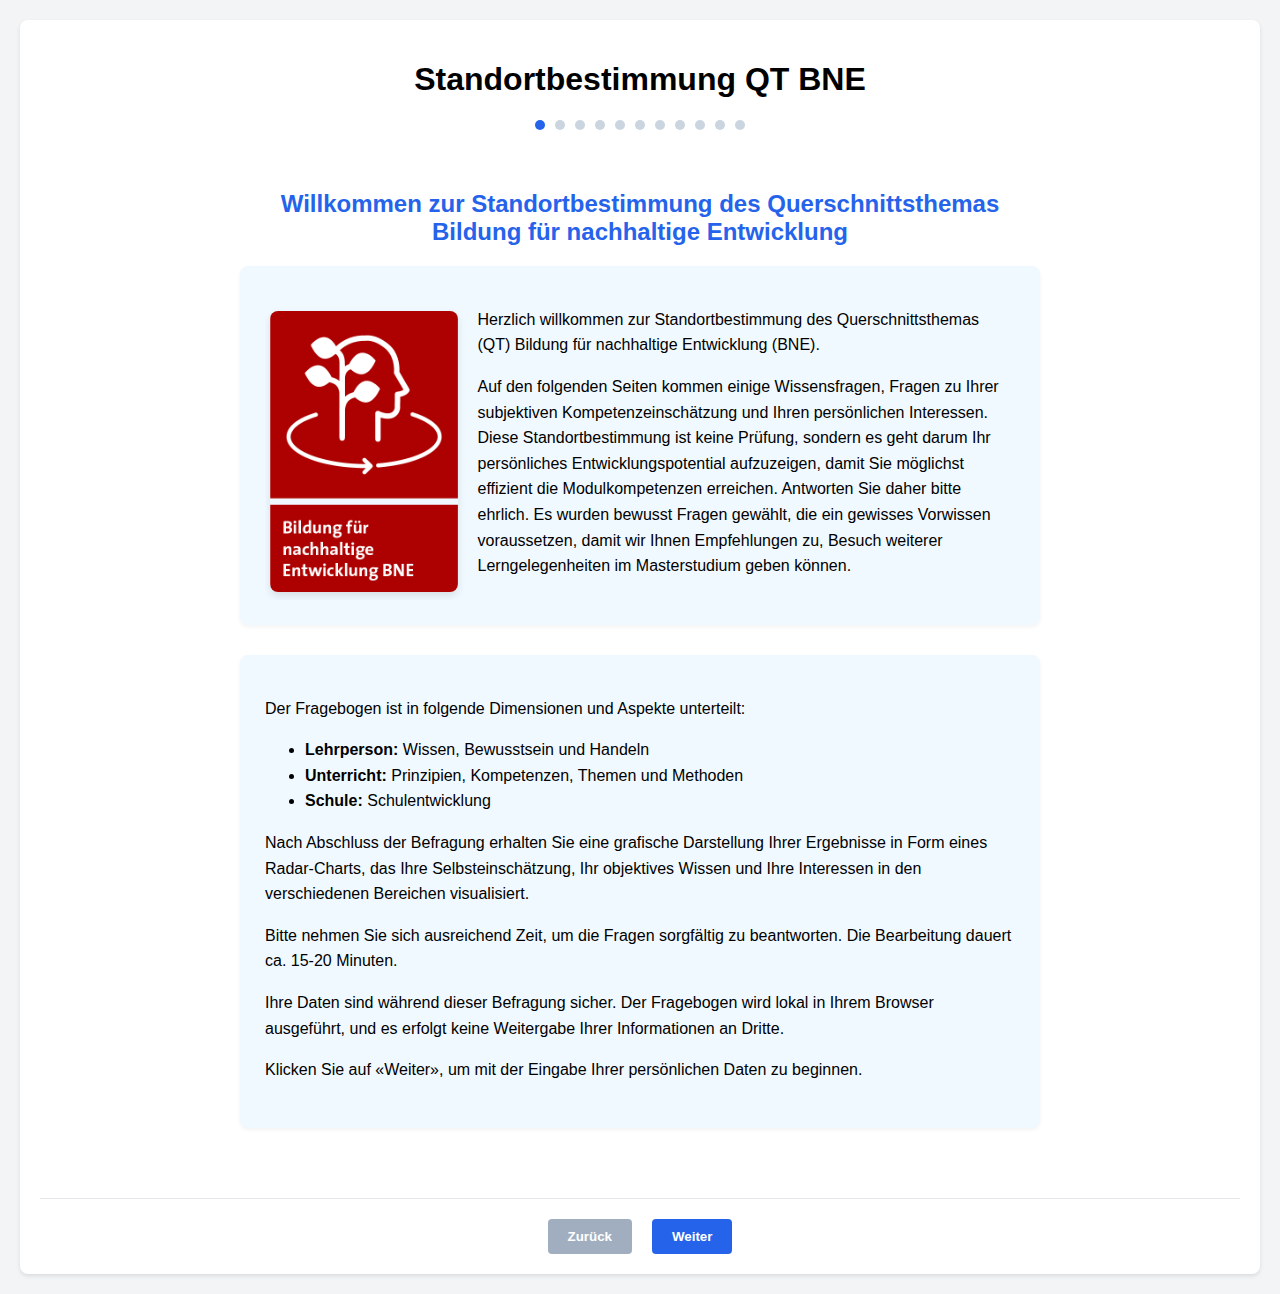
<file: Archiv/index dev.html>
<!DOCTYPE html>
<html lang="de">
<head>
    <meta charset="UTF-8">
    <meta name="viewport" content="width=device-width, initial-scale=1.0">
    <title>Standortbestimmung QT BNE (C) ARI V1.1</title>
    <style>
        /* Grundlegende Seitengestaltung */
        body {
            font-family: Arial, sans-serif;
            margin: 0;
            padding: 20px;
            background-color: #f3f4f6;
        }
        .container {
            max-width: 1200px;
            margin: 0 auto;
            background: white;
            padding: 20px;
            border-radius: 8px;
            box-shadow: 0 2px 4px rgba(0,0,0,0.1);
        }
        
        /* Grid-Layout für verschiedene Seitenelemente */
        .grid {
            display: grid;
            grid-template-columns: 1fr;
            gap: 20px;
        }
        @media (min-width: 1500px) { /* Bei grossen Bildschirmen mehr Platz für Radar Chart */
            .results-grid {
                grid-template-columns: 1fr 2fr; 
            }
        }
        .results-columns {
            display: grid;
            grid-template-columns: 1fr 1fr;
            gap: 15px;
         }

        @media (max-width: 430px) {
            .results-columns {
                grid-template-columns: 1fr;
            }
        }
        
        /* Gestaltung der Frageelemente */
        .question-card {
            border: 1px solid #e5e7eb;
            padding: 15px;
            margin-bottom: 15px;
            border-radius: 6px;
        }
        .question-title {
            font-weight: bold;
            margin-bottom: 10px;
        }
        .meta-info {
            font-size: 0.9em;
            color: #666;
            margin-bottom: 10px;
        }
        
        /* Multiple-Choice Gestaltung */
        .mc-group {
            display: flex;
            flex-direction: column;
            gap: 8px;
        }
        .mc-option {
            display: flex;
            align-item: center;
            gap: 8px;
            padding: 8px;
            border-radius: 4px;
            cursor: pointer;
        }
        .mc-option:hover {
            background-color: #f3f4f6;
        }
        
        /* Slider-Gestaltung */
        .slider-container {
            padding: 20px 10px;
            position: relative;
        }
        .slider {
            width: 100%;
            height: 5px;
            background: #ddd;
            outline: none;
            -webkit-appearance: none;
            border-radius: 5px;
        }
        .slider::-webkit-slider-thumb {
            -webkit-appearance: none;
            width: 20px;
            height: 20px;
            background: #2563eb;
            border-radius: 50%;
            cursor: pointer;
        }
        .slider::-moz-range-thumb {
            width: 20px;
            height: 20px;
            background: #2563eb;
            border-radius: 50%;
            cursor: pointer;
            border: none;
        }
        .slider-labels {
            display: flex;
            justify-content: space-between;
            margin-top: 10px;
            font-size: 0.8em;
            color: #666;
        }
        .slider-value {
            text-align: center;
            margin-top: 10px;
            font-weight: bold;
            color: #2563eb;
        }
        
        /* Farbauswahl-Bereich für Radar-Chart */
        .color-picker-container {
            margin-top: 20px;
            margin-bottom: 20px;
            padding: 10px 15px;
            background-color: #f8fafc;
            border-radius: 8px;
            border: 1px solid #e2e8f0;
        }
        
        .color-picker-container h4 {
            margin-top: 0;
            margin-bottom: 10px;
            color: #4b5563;
            font-size: 14px;
        }
        
        .color-picker-row {
            display: flex;
            align-items: center;
            flex-wrap: wrap;
            gap: 15px;
        }
        
        .color-picker-row label {
            display: flex;
            align-items: center;
            gap: 8px;
            font-size: 12px;
            cursor: pointer;
        }
        
        .color-picker-row input[type="color"] {
            width: 30px;
            height: 30px;
            border: none;
            border-radius: 4px;
            cursor: pointer;
        }
        
        .reset-colors-btn {
            padding: 6px 12px;
            background-color: #f1f5f9;
            border: 1px solid #cbd5e1;
            border-radius: 4px;
            color: #475569;
            font-size: 14px;
            cursor: pointer;
            transition: all 0.2s;
        }
        
        .reset-colors-btn:hover {
            background-color: #e2e8f0;
        }
        #radarCanvas {
            width: 100%;
            max-width: 1000px;
            height: auto;
            image-rendering: -webkit-optimize-contrast;
            image-rendering: crisp-edges;
            -ms-interpolation-mode: nearest-neighbor;
            margin: 0 auto;
            display: block;
        }
        .legend {
            display: flex;
            justify-content: center;
            gap: 20px;
            margin-top: 16px;
        }
        .legend-item {
            display: flex;
            align-item: center;
            gap: 8px;
            font-size: 14px;
            font-weight: bold;
        }
        .legend-color {
            width: 20px;
            height: 10px;
            border-radius: 2px;
        }
        
        /* Seiten-Navigation */
        .page {
            opacity: 0;
            transition: opacity 0.3s ease-in-out;
            display: none;
        }
        .page.active {
            opacity: 1;
            display: block;
        }
        .navigation {
            display: flex;
            justify-content: center;
            gap: 20px;
            margin-top: 20px;
            padding-top: 20px;
            border-top: 1px solid #e5e7eb;
            transition: margin-top 0.3s ease; /* Sanfte Übergangsanimation */
        }
        .nav-button {
            padding: 10px 20px;
            background-color: #2563eb;
            color: white;
            border: none;
            border-radius: 4px;
            cursor: pointer;
            font-weight: bold;
        }
        .nav-button:disabled {
            background-color: #a0aec0;
            cursor: not-allowed;
        }
        
        /* Fortschrittsanzeige */
        .progress-indicator {
            display: flex;
            justify-content: center;
            margin-bottom: 20px;
        }
        .progress-dot {
            height: 10px;
            width: 10px;
            background-color: #cbd5e0;
            border-radius: 50%;
            margin: 0 5px;
        }
        .progress-dot.active {
            background-color: #2563eb;
        }
        
        /* Formularelemente */
        .form-group {
            margin-bottom: 15px;
        }
        .form-group label {
            display: block;
            margin-bottom: 5px;
            font-weight: bold;
        }
        .form-group input, .form-group select, .form-group textarea {
            width: 100%;
            padding: 8px;
            border: 1px solid #e2e8f0;
            border-radius: 4px;
            box-sizing: border-box;
        }
        
        /* Textformatierungen */
        .intro-text {
            margin-bottom: 20px;
            line-height: 1.6;
        }
        
        /* Zusammenfassungsbereiche */
        .summary-section {
            margin-bottom: 30px;
            padding: 15px;
            background-color: #f8fafc;
            border-radius: 6px;
        }
        .summary-section h3 {
            margin-top: 0;
            color: #2563eb;
        }
        .personal-data-section {
            margin-bottom: 30px;
            padding: 15px;
            background-color: #f0f9ff;
            border-radius: 6px;
        }
        .personal-data-section h3 {
            margin-top: 0;
            color: #0369a1;
        }
        .personal-data-item {
            margin-bottom: 8px;
        }
        .personal-data-label {
            font-weight: bold;
        }
        
        /* Fächerauswahl */
        .subjects-grid {
            display: grid;
            grid-template-columns: repeat(auto-fill, minmax(80px, 1fr));
            gap: 10px;
            margin-top: 10px;
        }
        .subject-item {
            display: flex;
            align-items: center;
            justify-content: center;
            background-color: #f0f9ff;
            padding: 10px 15px;
            border-radius: 6px;
            cursor: pointer;
            transition: all 0.3s ease;
            user-select: none;
            border: 1px solid #e2e8f0;
            text-align: center;
        }
        .subject-item:hover {
            background-color: #dbeafe;
            transform: translateY(-2px);
            box-shadow: 0 2px 4px rgba(0,0,0,0.1);
        }
        .subject-item.selected {
            background-color: #2563eb;
            color: white;
            border: 1px solid #1e40af;
            box-shadow: 0 2px 4px rgba(37, 99, 235, 0.3);
        }
        .subject-item.disabled {
            opacity: 0.5;
            cursor: not-allowed;
            transform: none;
            box-shadow: none;
        }
        
        /* Willkommensseite */
        .welcome-container {
            max-width: 800px;
            margin: 0 auto;
            padding: 20px;
        }
        h1 {
            text-align: center;
        }
        @media (max-width: 600px) {
            h1 {
                font-size: 1.2em;
            }
        }
        .welcome-header {
            color: #2563eb;
            margin-bottom: 20px;
            text-align: center;
        }
        @media (max-width: 600px) {
            .welcome-header {
                font-size: 1.2em;
            }
        }
        .welcome-card {
            background-color: #f0f9ff;
            border-radius: 8px;
            padding: 25px;
            box-shadow: 0 2px 4px rgba(0,0,0,0.05);
            margin-bottom: 30px;
        }
        .sdg-image {
            max-width: 100%;
            max-height: 400px;
            height: auto;
            margin: auto;
            display: block;
            padding-bottom: 20px;
        }

        /* Container für den ersten Teil des Begrüssungstextes */
        .first-intro-container {
            position: relative;
            overflow: hidden;
            line-height: 1.6; /* Verhindert Überlauf des Bildes */
        }
        
        /* Bild im Fliesstext der Begrüssungsseite */
        .welcome-image {
            float: left;
            margin: 20px 20px 8px 5px; /* Abstand oben, rechts, unten, links */
            width: 25%;
            object-fit: contain; /* Behält Seitenverhältnis bei */
            border-radius: 8px;
            box-shadow: 0 4px 8px rgba(0,0,0,0.1);
        }

        .selection-counter {
            margin-top: 10px;
            font-weight: bold;
            color: #2563eb;
        }
        
        /* Dropdown für Lerngelegenheiten */
        .custom-dropdown {
            position: relative;
            width: 100%;
            border: 1px solid #e2e8f0;
            border-radius: 4px;
            background-color: white;
        }
        .selected-options {
            padding: 10px;
            cursor: pointer;
            min-height: 24px;
            border-radius: 4px;
            display: flex;
            flex-wrap: wrap;
            gap: 5px;
        }
        .selected-options .placeholder {
            color: #a0aec0;
        }
        .selected-options:hover {
            background-color: #f8fafc;
        }
        .selected-tag {
            display: inline-flex;
            align-items: center;
            background-color: #e2e8f0;
            border-radius: 4px;
            padding: 2px 8px;
            margin-right: 2px;
            margin-bottom: 2px;
            font-size: 0.9em;
        }
        .remove-tag {
            margin-left: 5px;
            cursor: pointer;
            font-weight: bold;
            color: #718096;
        }
        .remove-tag:hover {
            color: #e53e3e;
        }
        .dropdown-options {
            position: absolute;
            width: 100%;
            max-height: 300px;
            overflow-y: auto;
            border: 1px solid #e2e8f0;
            border-top: none;
            border-radius: 0 0 4px 4px;
            background-color: white;
            z-index: 10;
            box-shadow: 0 4px 6px -1px rgba(0, 0, 0, 0.1);
            /* Dropdown standardmässig ausblenden */
            display: none;
        }
        .dropdown-option {
            padding: 10px;
            cursor: pointer;
            border-bottom: 1px solid #f7fafc;
            display: block;
            transition: all 0.2s ease;
        }
        .dropdown-option:hover {
            background-color: #f3f4f6;
        }
        .dropdown-option.selected {
            background-color: #e6f2ff;
            border-left: 3px solid #2563eb;
        }
        .dropdown-option-content {
            display: flex;
            flex-direction: column;
        }
        .dropdown-option-title {
            font-weight: bold;
            margin-bottom: 4px;
        }
        .dropdown-option-info {
            display: flex;
            justify-content: space-between;
            font-size: 0.85em;
        }
        .search-container {
            padding: 10px;
            border-bottom: 1px solid #e2e8f0;
            position: sticky;
            top: 0;
            background-color: white;
            z-index: 11;
        }
        .dropdown-search {
            width: 100%;
            padding: 8px 10px;
            border: 1px solid #e2e8f0;
            border-radius: 4px;
            font-size: 0.95em;
        }
        .option-category {
            font-size: 0.85em;
            color: #4a5568;
            display: block;
            margin-top: 2px;
        }
        .option-semester {
            font-size: 0.8em;
            color: #718096;
            display: inline-block;
            margin-top: 2px;
            background-color: #f0f9ff;
            padding: 1px 6px;
            border-radius: 4px;
        }
        .lerngelegenheiten-list {
            margin: 5px 0 0 20px;
            padding: 0;
        }
        .lerngelegenheiten-list li {
            margin-bottom: 5px;
        }
        .no-results {
            padding: 15px;
            color: #718096;
            text-align: center;
            font-style: italic;
        }
    </style>
</head>
<body>
    <div class="container">
        <h1>Standortbestimmung QT BNE</h1>
        <div class="progress-indicator" id="progressIndicator">
            <!-- Wird dynamisch gefüllt -->
        </div>
        
        <!-- Startseite -->
        <div class="page" id="page-start">
            <div class="welcome-container">
                <h2 class="welcome-header">Willkommen zur Standortbestimmung des Querschnittsthemas Bildung für nachhaltige Entwicklung</h2>                
                <div class="welcome-card">
                    <div class="first-intro-container">
                        <img src="[data-uri]" alt="BNE Logo" class="welcome-image">
                        <p>Herzlich willkommen zur Standortbestimmung des Querschnittsthemas (QT) Bildung für nachhaltige Entwicklung (BNE).</p>
                        <p>Auf den folgenden Seiten kommen einige Wissensfragen, Fragen zu Ihrer subjektiven Kompetenzeinschätzung und Ihren persönlichen Interessen. Diese Standortbestimmung ist keine Prüfung, sondern es geht darum Ihr persönliches Entwicklungspotential aufzuzeigen, damit Sie möglichst effizient die Modulkompetenzen erreichen. Antworten Sie daher bitte ehrlich. Es wurden bewusst Fragen gewählt, die ein gewisses Vorwissen voraussetzen, damit wir Ihnen Empfehlungen zu, Besuch weiterer Lerngelegenheiten im Masterstudium geben können.</p>                    
                    </div>
                </div>
                <div class="welcome-card">
                    <div class="intro-text">
                        <p>Der Fragebogen ist in folgende Dimensionen und Aspekte unterteilt:</p>                        <ul>
                            <li><strong>Lehrperson:</strong> Wissen, Bewusstsein und Handeln</li>
                            <li><strong>Unterricht:</strong> Prinzipien, Kompetenzen, Themen und Methoden</li>
                            <li><strong>Schule:</strong> Schulentwicklung</li>
                        </ul>
                        <p>Nach Abschluss der Befragung erhalten Sie eine grafische Darstellung Ihrer Ergebnisse in Form eines Radar-Charts, das Ihre Selbsteinschätzung, Ihr objektives Wissen und Ihre Interessen in den verschiedenen Bereichen visualisiert.</p>
                        <p>Bitte nehmen Sie sich ausreichend Zeit, um die Fragen sorgfältig zu beantworten. Die Bearbeitung dauert ca. 15-20 Minuten.</p>
                        <p>Ihre Daten sind während dieser Befragung sicher. Der Fragebogen wird lokal in Ihrem Browser ausgeführt, und es erfolgt keine Weitergabe Ihrer Informationen an Dritte.</p>
                        <p>Klicken Sie auf «Weiter», um mit der Eingabe Ihrer persönlichen Daten zu beginnen.</p>
                    </div>
                </div>
            </div>
        </div>
        
        <!-- Seite 1: Persönliche Daten -->
        <div class="page" id="page-0">
            <div class="intro-text">
                <p>Bitte füllen Sie zunächst Ihre persönlichen Daten aus und beantworten Sie dann die Fragen auf den folgenden Seiten.</p>
            </div>
            <div class="form-group">
                <label for="vorname">Vorname</label>
                <input type="text" id="vorname" name="vorname">
            </div>
            <div class="form-group">
                <label for="nachname">Nachname</label>
                <input type="text" id="nachname" name="nachname">
            </div>
            <div class="form-group">
                <label for="matrikelnummer">Matrikelnummer</label>
                <input type="text" id="matrikelnummer" name="matrikelnummer">
            </div>
            <div class="form-group">
                <label for="email">E-Mail-Adresse an PH</label>
                <input type="email" id="email" name="email">
            </div>
            <div class="form-group">
                <label>Studienfächer (maximal 4 Fächer auswählbar)</label>
                <div class="subjects-grid" id="subjects-container">
                    <!-- Wird dynamisch durch JavaScript gefüllt -->
                </div>
                <div class="selection-counter" id="selection-counter">Ausgewählte Fächer: 0/4</div>
            </div>
            <div class="form-group">
                <label>Besuchte Lerngelegenheiten mit QT Label BNE</label>
                <div class="custom-dropdown">
                    <div class="selected-options" id="selected-lerngelegenheiten-display" onclick="document.getElementById('lerngelegenheiten-options').style.display = document.getElementById('lerngelegenheiten-options').style.display === 'block' ? 'none' : 'block';">
                        <span class="placeholder">Bitte auswählen (Klicken zum Öffnen)...</span>
                    </div>
                    <div class="dropdown-options" id="lerngelegenheiten-options">
                        <div class="search-container">
                            <input type="text" id="lerngelegenheiten-search" placeholder="Suchen..." class="dropdown-search">
                        </div>
                        <div id="lerngelegenheiten-list">
                            <!-- Wird dynamisch mit JavaScript gefüllt -->
                        </div>
                    </div>
                </div>
            </div>
        </div>

        <!-- Fragen-Seiten werden dynamisch generiert -->
        <!-- Hier kommt pro Bereich eine eigene Seite -->
        
        <!-- Letzte Seite: Radar und Zusammenfassung -->
        <div class="page" id="page-final">
            <h2>Ihre Ergebnisse</h2>
            <p>
            Vielen Dank für die Beantwortung der Fragen. Hier ist die Zusammenfassung Ihrer Ergebnisse. Drücken Sie auf Abschliessen. Laden Sie diese bitte als pdf herunter und laden Sie es auf Ilias (Übung Standortbestimmung) hoch.<br></br>
            Fügen Sie die Ergebnisse Ihrer Standortbestimmung bitte noch in Ihr professionelles BNE-Konzept ein oder verlinken Sie es.<br></br>
            An der LG Standortbestimmung werden Rückmeldungen zu Spiderprofilen und Vorschläge gegeben, welche Lerngelegenheiten zu Ihrem Profil passen würden. Falls Sie eine individuelle Rückmeldung wünschen, können Sie gerne per Mail einen Beratungstermin vereinbaren.<br></br>
            </p>
            
            <div class="grid results-grid">
                <div>
                    <!-- Persönliche Daten Sektion -->
                    <div class="personal-data-section">
                        <h3>Persönliche Daten</h3>
                        <div id="personalDataSummary">
                            <!-- Wird dynamisch gefüllt -->
                        </div>
                    </div>
                    
                    <!-- Ergebnisse nach Bereichen -->
                    <div class="summary-section">
                        <h3>Ergebnisse nach Bereichen</h3>
                        <div id="resultsSummary">
                            <!-- Wird dynamisch gefüllt -->
                        </div>
                    </div>
                </div>
                
                <!-- Radar Graph Container -->
                <div class="radar-container">
                    <canvas id="radarCanvas" width="1000" height="1000"></canvas>
                    <div class="legend">
                        <div class="legend-item">
                            <svg width="30" height="15" viewBox="0 0 30 15">
                                <path d="M15,2 L21.9,14 L8.1,14 Z" fill="rgba(256, 256, 256, 0.1)" stroke="rgba(22, 163, 74, 0.9)" stroke-width="2"/>
                            </svg>
                            <span>Objektiv</span>
                        </div>
                        <div class="legend-item">
                            <svg width="30" height="15" viewBox="0 0 30 15">
                                <circle cx="15" cy="7.5" r="6" fill="rgba(37, 99, 235, 0.1)" stroke="rgba(37, 99, 235, 0.9)" stroke-width="2"/>
                            </svg>
                            <span>Subjektiv</span>
                        </div>
                        <div class="legend-item">
                            <svg width="30" height="15" viewBox="0 0 30 15">
                                <rect x="9" y="1.5" width="12" height="12" fill="rgba(220, 38, 38, 0.1)" stroke="rgba(220, 38, 38, 0.9)" stroke-width="2"/>
                            </svg>
                            <span>Interesse</span>
                        </div>
                    </div>
                    <div class="color-picker-container">
                        <h4>Farbgestaltung anpassen:</h4>
                        <div class="color-picker-row">
                            <label>
                                <input type="color" id="objektiv-color" value="#16a34a" onchange="updateChartColors()">
                                Objektiv
                            </label>
                            <label>
                                <input type="color" id="subjektiv-color" value="#2563eb" onchange="updateChartColors()">
                                Subjektiv
                            </label>
                            <label>
                                <input type="color" id="interesse-color" value="#dc2626" onchange="updateChartColors()">
                                Interesse
                            </label>
                            <button class="reset-colors-btn" onclick="resetChartColors()">Standardfarben</button>
                        </div>
                    </div>
                </div>
            </div>
        </div>

        <div class="navigation">
            <button id="prevButton" class="nav-button">Zurück</button>
            <button id="nextButton" class="nav-button">Weiter</button>
        </div>

    </div>

    <script>
        // =========================================================
        // FRAGENKATALOG - BEGINN
        // =========================================================
        // Grundlegende Konfiguration
        const MIN_WERT = 0;  // Minimaler Wert für Antworten
        const MAX_WERT = 3;  // Maximaler Wert für Antworten
        const MAX_SELECTED_SUBJECTS = 4;  // Maximale Anzahl auswählbarer Fächer
        
        // Definition der Bewertungsbereiche
        const BEREICHE = [
            "Lehrperson: Wissen", 
            "Lehrperson: Bewusstsein",
            "Lehrperson: Handeln",
            "Unterricht: Prinzipien",
            "Unterricht: Kompetenzen",
            "Unterricht: Themen",
            "Unterricht: Methoden",
            "Schule: Schulentwicklung",
        ];

        // Liste der Studienfächer (Kurzformen)
        const STUDIENFAECHER = [
            "D", "F", "M", "NT", "RZG", "WAH", "ERG", 
            "E", "BS", "BG", "TTG", "MU", "I", "RR", "L"
        ];

        // Fächerbeschreibungen für bessere Lesbarkeit
        const FACH_BESCHREIBUNGEN = {
            "D": "Deutsch",
            "F": "Französisch",
            "M": "Mathematik",
            "NT": "Natur & Technik",
            "RZG": "Räume, Zeiten, Gesellschaften",
            "WAH": "Wirtschaft, Arbeit, Haushalt",
            "ERG": "Ethik, Religionen, Gemeinschaft",
            "E": "Englisch",
            "BS": "Bewegung und Sport",
            "BG": "Bildnerisches Gestalten",
            "TTG": "Textiles und Technisches Gestalten",
            "MU": "Musik",
            "I": "Italienisch",
            "RR": "Rätoromanisch",
            "L": "Latein"
        };
        
        // Liste der verfügbaren Lerngelegenheiten
        const LERNGELEGENHEITEN = [
            {
                id: "bne_intro",
                semester: "HS",
                kategorie: "Persönliche und professionelle Entwicklung",
                titel: "Einführung BNE an der PHBern"
            },
            {
                id: "bne_lehrplan",
                semester: "HS & FS",
                kategorie: "Mikro- / Makroplanung",
                titel: "Bildung für Nachhaltige Entwicklung im Lehrplan"
            },
            {
                id: "zukunftskompetenzen",
                semester: "HS & FS",
                kategorie: "Beratung & Begleitung",
                titel: "Zukunftskompetenzen"
            },
            {
                id: "partizipativ",
                semester: "HS & FS",
                kategorie: "Zusammenarbeit & Kommunikation",
                titel: "Schule partizipativ gestalten"
            },
            {
                id: "bne_konzept",
                semester: "HS & FS",
                kategorie: "Persönliche und professionelle Entwicklung",
                titel: "Persönliches BNE-Konzept … hä?"
            },
            {
                id: "achtsamkeit",
                semester: "HS",
                kategorie: "Klassenführung",
                titel: "Sozio-emotionales Lernen & Beziehungsgestaltung – Achtsamkeit in der Schule"
            },
            {
                id: "heterogenitaet",
                semester: "HS",
                kategorie: "Klassenführung",
                titel: "Heterogenität im Klassenzimmer – mögliche Diagnosen und der Umgang damit"
            },
            {
                id: "wah_fachverstaendnis",
                semester: "HS & FS",
                kategorie: "Fachkompetenz & Mehrperspektivität WAH",
                titel: "Fach- und Bildungsverständnis WAH"
            },
            {
                id: "konsum_nachhaltigkeit",
                semester: "HS & FS",
                kategorie: "Fachkompetenz & Mehrperspektivität WAH",
                titel: "Lebensführung, Konsum und Nachhaltigkeit"
            },
            {
                id: "wirtschaft_gesellschaft",
                semester: "HS & FS",
                kategorie: "Fachkompetenz & Mehrperspektivität WAH",
                titel: "Wirtschaft und Gesellschaft"
            },
            {
                id: "rzg_fachverstaendnis",
                semester: "HS & FS",
                kategorie: "Fachkompetenz RZG",
                titel: "Fachverständnis RZG"
            },
            {
                id: "globale_herausforderungen",
                semester: "HS & FS",
                kategorie: "Fachkompetenz & Mehrperspektivität RZG",
                titel: "Globale Herausforderungen & lokal Brennpunkte"
            },
            {
                id: "alpen",
                semester: "HS & FS",
                kategorie: "Fachkompetenz & Mehrperspektivität RZG",
                titel: "Dynamische Alpen"
            },
            {
                id: "menschenrechte",
                semester: "HS & FS",
                kategorie: "Fachkompetenz & Mehrperspektivität RZG",
                titel: "Menschenrechte im Klassenzimmer"
            },
            {
                id: "kunst_zugaenge",
                semester: "FS",
                kategorie: "Mikroplanung BG / Klassenführung BG",
                titel: "Rezeptive Zugänge zur Bildenden Kunst und zu Bildwelten des Alltags"
            }
        ];

        // Definition aller Fragen des Fragebogens
        // Jede Frage hat: id, text, bereich, ebene, typ, antwortmöglichkeiten
        const FRAGEN = [
            // Lehrperson: Wissen (Nummerierung: 1x)
            {
                id: 11,
                text: "Wie gut kennen Sie sich mit den SDG aus?",
                bereich: "Lehrperson: Wissen",
                ebene: "subjektiv",
                typ: "slider",
                antworten: [
                    { text: "Keine Antwort", wert: 0 },
                    { text: "Wenig oder grundlegend", wert: 1 },
                    { text: "Fortgeschritten", wert: 2 },
                    { text: "Hohe Expertise", wert: 3 }
                ]
            },
            {
                id: 12,
                text: "Zu welcher Umsetzungsstrategie von Nachhaltigkeit passt die folgende Definition: «Weniger produzieren und konsumieren: Energie- und Materialverbrauch begrenzen. Beispiel: Vom Besitzen zum Teilen»",
                bereich: "Lehrperson: Wissen",
                ebene: "objektiv",
                typ: "mc",
                antworten: [
                    { text: "Suffizienz", wert: 3 }, // korrekte Antwort
                    { text: "Konsistenz", wert: 1 },
                    { text: "Effizienz", wert: 1 }, 
                ]
            },
            {
                id: 13,
                text: "Wie stark interessieren Sie sich für die SDG?",
                bereich: "Lehrperson: Wissen",
                ebene: "interesse",
                typ: "slider",
                antworten: [
                    { text: "Keine Antwort", wert: 0 },
                    { text: "Gering", wert: 1 },
                    { text: "Mittel", wert: 2 },
                    { text: "Hoch", wert: 3 }
                ]
            },
            {
                id: 14,
                text: "Um mein Unterricht zielorientierter gestalten zu können, möchte ich noch mehr über die Leitidee von Nachhaltiger Entwicklung und die Ziele einer BNE erfahren.",
                bereich: "Lehrperson: Wissen",
                ebene: "interesse",
                typ: "slider",
                antworten: [
                    { text: "Keine Antwort", wert: 0 },
                    { text: "Trifft eher nicht zu", wert: 1 },
                    { text: "Trifft eher zu", wert: 2 },
                    { text: "Trifft zu", wert: 3 }
                ]
            },
            {
                id: 15,
                text: "Der Lehrplan 21 bezieht sich auf das «Drei-Dimensionen-Modell der Nachhaltigen Entwicklung». Welche ist keine der drei Dimensionen?",
                bereich: "Lehrperson: Wissen",
                ebene: "objektiv",
                typ: "mc",
                antworten: [
                    { text: "Gesellschaft", wert: 1 },
                    { text: "Umwelt", wert: 1 },
                    { text: "Soziales", wert: 3 }, // korrekte Antwort
                    { text: "Wirtschaft", wert: 1 }
                ]
            },
            {
                id: 16,
                text: "Ist die Förderung einer Nachhaltigen Entwicklung in der Schweizerischen Bundesverfassung als Auftrag staatlichen Handelns festgeschrieben?",
                bereich: "Lehrperson: Wissen",
                ebene: "objektiv",
                typ: "mc",
                antworten: [
                    { text: "Ja", wert: 3 }, // korrekte Antwort
                    { text: "Nein", wert: 1 }
                ]
            },
            {
                id: 17,
                text: "Im BNE-Unterricht gibt es verschiedene normative Rahmen. Um welchen Ansatz handelt es sich bei: Vermittlung von Expertenwissen, Förderung nachhaltigen Verhaltens und Lernen für eine nachhaltige Entwicklung?",
                bereich: "Lehrperson: Wissen",
                ebene: "objektiv",
                typ: "mc",
                antworten: [
                    { text: "Instrumenteller Ansatz", wert: 3 }, // korrekte Antwort
                    { text: "Emanzipatorischer Ansatz", wert: 1 },
                    { text: "Transformativer Ansatz", wert: 1 }
                ]
            },
            {
                id: 18,
                text: "Im BNE-Unterricht gibt es verschiedene normative Rahmen. Um welchen Ansatz handelt es sich bei: Widersprüche (dialektisch) überwinden, nicht-Vorhersehbarkeit, Emotionen, Lernen durch nachhaltige Entwicklung?",
                bereich: "Lehrperson: Wissen",
                ebene: "objektiv",
                typ: "mc",
                antworten: [
                    { text: "Instrumenteller Ansatz", wert: 1 },
                    { text: "Emanzipatorischer Ansatz", wert: 1 },
                    { text: "Transformativer Ansatz", wert: 3 } // korrekte Antwort
                ]
            },
            {
                id: 19,
                text: "Welche Gefahr besteht primär bei einem emanzipatorischen Ansatz im BNE-Unterricht?",
                bereich: "Lehrperson: Wissen",
                ebene: "objektiv",
                typ: "mc",
                antworten: [
                    { text: "Gefahr der Indoktrination", wert: 1 },
                    { text: "Gefahr des Zeitmangels", wert: 3 } // korrekte Antwort
                ]
            },
            // Lehrperson: Bewusstsein (Nummerierung: 2x)
            {
                id: 21,
                text: "Ich fühle mich sicher, wie ich im BNE-Unterricht meinen Standpunkt und meine Meinung vertreten darf und kann.",
                bereich: "Lehrperson: Bewusstsein",
                ebene: "subjektiv",
                typ: "slider",
                antworten: [
                    { text: "Keine Antwort", wert: 0 },
                    { text: "Trifft nicht zu", wert: 1 },
                    { text: "Trifft eher zu", wert: 2 },
                    { text: "Trifft zu", wert: 3 }
                ]
            },
            {
                id: 22,
                text: "Ich möchte mehr über den Beutelsbacher Konsens erfahren und mich mit der Umsetzung von BNE im Unterricht auseinandersetzen",
                bereich: "Lehrperson: Bewusstsein",
                ebene: "interesse",
                typ: "slider",
                antworten: [
                    { text: "Keine Antwort", wert: 0 },
                    { text: "Trifft eher nicht zu", wert: 1 },
                    { text: "Trifft eher zu", wert: 2 },
                    { text: "Trifft sehr zu", wert: 3 }
                ]
            },
            {
                id: 23,
                text: "Der Beutelsbacher Konsens besagt, dass sich Lehrpersonen im Unterricht nicht zu politisch heiklen Themen äussern sollten.",
                bereich: "Lehrperson: Bewusstsein",
                ebene: "objektiv",
                typ: "mc",
                antworten: [
                    { text: "Richtig", wert: 1 },
                    { text: "Falsch", wert: 3 }, // korrekte Antwort
                    { text: "Teilweise richtig", wert: 1 },
                ]
            },
            {
                id: 24,
                text: "Ich kann mich gut zu den Zielen einer (B)NE positionieren und habe eine klare Haltung zu dem aktuellen Diskurs.",
                bereich: "Lehrperson: Bewusstsein",
                ebene: "subjektiv",
                typ: "slider",
                antworten: [
                    { text: "Keine Antwort", wert: 0 },
                    { text: "Trifft nicht zu", wert: 1 },
                    { text: "Trifft eher zu", wert: 2 },
                    { text: "Trifft zu", wert: 3 }
                ]
            },
            {
                id: 25,
                text: "Ich fühle mich noch nicht sicher, wie ich im BNE-Unterricht meinen Standpunkt und meine Meinung vertreten kann. Ich möchte deshalb noch mehr darüber erfahren, was im BNE-Unterricht erwünscht, und was verboten ist.",
                bereich: "Lehrperson: Bewusstsein",
                ebene: "interesse",
                typ: "slider",
                antworten: [
                    { text: "Keine Antwort", wert: 0 },
                    { text: "Trifft nicht zu", wert: 1 },
                    { text: "Trifft teilweise zu", wert: 2 },
                    { text: "Trifft zu", wert: 3 }
                ]
            },

            // Lehrperson: Handeln (Nummerierung: 3x)
            {
                id: 31,
                text: "Wie stark beschäftigt Sie die Frage, wie Ihr Handeln als Lehrperson das Lernen der Schüler*innen in Bezug auf BNE beeinflusst?",
                bereich: "Lehrperson: Handeln",
                ebene: "subjektiv",
                typ: "slider",
                antworten: [
                    { text: "Keine Antwort", wert: 0 },
                    { text: "Wenig", wert: 1 },
                    { text: "Mittel", wert: 2 },
                    { text: "Stark", wert: 3 }
                ]
            },
            {
                id: 32,
                text: "Die lernförderlichen Gelegenheiten werden im Rahmen der Agenda 2030 zusammen mit den Schlüsselkompetenzen einer BNE als wichtig erachtet.",
                bereich: "Lehrperson: Handeln",
                ebene: "objektiv",
                typ: "mc",
                antworten: [
                    { text: "Richtig", wert: 3 }, // korrekte Antwort
                    { text: "Falsch", wert: 1 }, 
                   
                ]
            },
            {
                id: 33,
                text: "Der Whole Institution Approach (WIA) zeigt Möglichkeiten auf, wie BNE in der Schule ohne Einbezug von ausserschulischen Akteur:innen umgesetzt werden kann.",
                bereich: "Lehrperson: Handeln",
                ebene: "objektiv",
                typ: "mc",
                antworten: [
                    { text: "Richtig", wert: 1 }, 
                    { text: "Falsch", wert: 3 }, // korrekte Antwort
                   
                ]
            },
            {
                id: 35,
                text: "Inwiefern haben Sie BNE bereits in Ihrem Unterricht / in Ihren Praktika integrieren können?",
                bereich: "Lehrperson: Handeln",
                ebene: "subjektiv",
                typ: "slider",
                antworten: [
                    { text: "Keine Antwort", wert: 0 },
                    { text: "Gar nicht", wert: 1 },
                    { text: "Ein bisschen", wert: 2 },
                    { text: "Stark", wert: 3 }
                ]
            },
            {
                id: 36,
                text: "Um mein eigenes Rollen- und Funktionsverständnis in Zusammenhang mit nachhaltiger Entwicklung und BNE als Lehrperson zu definieren, möchte ich mich mit entsprechenden Konzepten auseinandersetzen.",
                bereich: "Lehrperson: Handeln",
                ebene: "interesse",
                typ: "slider",
                antworten: [
                    { text: "Keine Antwort", wert: 0 },
                    { text: "Stimme eher nicht zu", wert: 1 },
                    { text: "Stimme teilweise zu", wert: 2 },
                    { text: "Stimme zu", wert: 3 }
                ]
            },

            // Unterricht: Prinzipien (Nummerierung: 4x)
            {
                id: 41,
                text: "Ich kenne bereits viele BNE-relevante Prinzipien, die ich im Unterricht umsetzen kann.",
                bereich: "Unterricht: Prinzipien",
                ebene: "subjektiv",
                typ: "slider",
                antworten: [
                    { text: "Keine Antwort", wert: 0 },
                    { text: "Trifft nicht zu", wert: 1 },
                    { text: "Trifft teilweise zu", wert: 2 },
                    { text: "Trifft zu", wert: 3 }
                ]
            },
            {
                id: 42,
                text: "Aktualitätsbezug ist als eines von drei didaktischen BNE-Prinzipen im Lehrplan 21 verankert. Ist die Aussage korrekt?",
                bereich: "Unterricht: Prinzipien",
                ebene: "objektiv",
                typ: "mc",
                antworten: [
                    { text: "Ja", wert: 1 },
                    { text: "Nein", wert: 3 } // korrekte Antwort
                ]
            },
            {
                id: 43,
                text: "«Im Unterricht werden eigene und kollektive Denkweisen und Werte aufgespürt und miteinander verglichen.» Um welches pädagogische Prinzip von éducation21 handelt es sich?",
                bereich: "Unterricht: Prinzipien",
                ebene: "objektiv",
                typ: "mc",
                antworten: [
                    { text: "Wertereflexion und Handlungsorientierung", wert: 3 }, // korrekte Antwort
                    { text: "Chancengerechtigkeit", wert: 1 },
                    { text: "Partizipation und Empowerment", wert: 1 }
                ]
            },
            {
                id: 44,
                text: "«Nachhaltige Entwicklung ist ein optimistischer Ansatz, der sich an einer positiven Zukunft orientiert.» Um welches pädagogische Prinzip von éducation21 handelt es sich?",
                bereich: "Unterricht: Prinzipien",
                ebene: "objektiv",
                typ: "mc",
                antworten: [
                    { text: "Visionsorientierung", wert: 3 }, // korrekte Antwort
                    { text: "Vernetztes Denken", wert: 1 },
                    { text: "Partizipation und Empowerment", wert: 1 }
                ]
            },
            {
                id: 45,
                text: "Um die BNE-Prinzipien noch besser verstehen zu können, möchte ich mich vertiefter mit diesen befassen.",
                bereich: "Unterricht: Prinzipien",
                ebene: "interesse",
                typ: "slider",
                antworten: [
                    { text: "Keine Antwort", wert: 0 },
                    { text: "Stimme eher nicht zu", wert: 1 },
                    { text: "Stimme teilweise zu", wert: 2 },
                    { text: "Stimme zu", wert: 3 }
                ]
            },

            // Unterricht: Kompetenzen (Nummerierung: 5x)
            {
                id: 51,
                text: "Wie gut können Sie BNE-Kompetenzen in Ihrem Unterricht fördern?",
                bereich: "Unterricht: Kompetenzen",
                ebene: "subjektiv",
                typ: "slider",
                antworten: [
                    { text: "Keine Antwort", wert: 0 },
                    { text: "Grundlegend", wert: 1 },
                    { text: "Gut", wert: 2 },
                    { text: "Sehr gut", wert: 3 }
                ]
            },
            {
                id: 52,
                text: "Die von éducation21 formulierten Kompetenzen können den DeSeCo-Schlüsselkompetenzen zugeordnet werden. Zu welcher Kategorie gehören Verantwortung, Werte und Handeln?",
                bereich: "Unterricht: Kompetenzen",
                ebene: "objektiv",
                typ: "mc",
                antworten: [
                    { text: "Interaktive Verwendung von Medien und Tools", wert: 1 },
                    { text: "Interagieren in heterogenen Gruppen", wert: 1 },
                    { text: "Eigenständiges Handeln", wert: 3 } // korrekte Antwort
                ]
            },
            {
                id: 53,
                text: "Im Lehrplan 21 sind spezifische BNE-Kompetenzen ausformuliert.",
                bereich: "Unterricht: Kompetenzen",
                ebene: "objektiv",
                typ: "mc",
                antworten: [
                    { text: "Ja", wert: 1 },
                    { text: "Nein, nur über fächerübergreifende Querverweise", wert: 3 }, // korrekte Antwort
                    { text: "Nein, überhaupt nicht", wert: 1 }
                ]
            },
            {
                id: 54,
                text: "Wie gut kennen Sie sich mit den BNE-Kompetenzen aus?",
                bereich: "Unterricht: Kompetenzen",
                ebene: "subjektiv",
                typ: "slider",
                antworten: [
                    { text: "Keine Antwort", wert: 0 },
                    { text: "Wenig Kenntnisse", wert: 1 },
                    { text: "Mittlere Kompetenzen", wert: 2 },
                    { text: "Hohe Kompetenzen", wert: 3 }
                ]
            },
            {
                id: 55,
                text: "Um welche BNE-Kompetenz nach éducation21 handelt es sich: «Sich als Teil der Welt erfahren (Sich selbst, die soziale und natürliche Umwelt ganzheitlich und im globalen Kontext wahrnehmen)»?",
                bereich: "Unterricht: Kompetenzen",
                ebene: "objektiv",
                typ: "mc",
                antworten: [
                    { text: "Verantwortung", wert: 3 }, // korrekte Antwort
                    { text: "Partizipation", wert: 1 },
                    { text: "Kooperation", wert: 1 }
                ]
            },
            {
                id: 56,
                text: "Um meinen Unterricht kompetenzorientiert gestalten zu können, möchte ich mich noch vertiefter mit den BNE-Kompetenzen auseinandersetzen.",
                bereich: "Unterricht: Kompetenzen",
                ebene: "interesse",
                typ: "slider",
                antworten: [
                    { text: "Keine Antwort", wert: 0 },
                    { text: "Stimme eher nicht zu", wert: 1 },
                    { text: "Stimme teilweise zu", wert: 2 },
                    { text: "Stimme zu", wert: 3 }
                ]
            },
            {
                id: 57,
                text: "Wie schätzen Sie Ihre Kompetenzen im Bereich der BNE im Unterricht ein?",
                bereich: "Unterricht: Kompetenzen",
                ebene: "subjektiv",
                typ: "slider",
                antworten: [
                    { text: "Keine Antwort", wert: 0 },
                    { text: "Wenig Kenntnisse", wert: 1 },
                    { text: "Mittlere Kompetenzen", wert: 2 },
                    { text: "Hohe Kompetenzen", wert: 3 }
                ]
            },
            {
                id: 58,
                text: "Die Kompetenz zur integrierten Problemlösung (Schlüsselkompetenzen für BNE im Rahmen der Agenda 2030) beinhaltet die Fähigkeit die eigenen Werte, Wahrnehmungen und Handlungen zu reflektieren.",
                bereich: "Unterricht: Kompetenzen",
                ebene: "objektiv",
                typ: "mc",
                antworten: [
                    { text: "Ja", wert: 1 }, 
                    { text: "Nein", wert: 3 }, // korrekte Antwort
                 
                ]
            },

            // Unterricht: Themen (Nummerierung: 6x)
            {
                id: 61,
                text: "Wie gut kennen Sie die fächerübergreifenden Themen zu nachhaltiger Entwicklung im Lehrplan 21?",
                bereich: "Unterricht: Themen",
                ebene: "subjektiv",
                typ: "slider",
                antworten: [
                    { text: "Keine Antwort", wert: 0 },
                    { text: "Wenig", wert: 1 },
                    { text: "Gut", wert: 2 },
                    { text: "Sehr gut", wert: 3 }
                ]
            },
            {
                id: 62,
                text: "Im Lehrplan 21 ist das Thema \"Geschlechter und Gleichstellung\" kein fächerübergreifendes Thema im Kontext Bildung für nachhaltige Entwicklung.",
                bereich: "Unterricht: Themen",
                ebene: "objektiv",
                typ: "mc",
                antworten: [
                    { text: "Richtig", wert: 1 },
                    { text: "Falsch", wert: 3 } // korrekte Antwort
                ]
            },
            {
                id: 63,
                text: "Im Lehrplan 21 werden sieben fächerübergreifende Themen unter der Leitidee Nachhaltiger Entwicklung aufgeführt.",
                bereich: "Unterricht: Themen",
                ebene: "objektiv",
                typ: "mc",
                antworten: [
                    { text: "Richtig", wert: 3 }, // korrekte Antwort
                    { text: "Falsch", wert: 1 }
                ]
            },
            {
                id: 64,
                text: "Wie interessiert sind Sie daran, sich mit fächerübergreifenden Themen zur nachhaltigen Entwicklung auseinanderzusetzen?",
                bereich: "Unterricht: Themen",
                ebene: "interesse",
                typ: "slider",
                antworten: [
                    { text: "Keine Antwort", wert: 0 },
                    { text: "Wenig interessiert", wert: 1 },
                    { text: "Interessiert", wert: 2 },
                    { text: "sehr interessiert", wert: 3 }
                ]
            },
            {
                id: 65,
                text: "Im Lehrplan 21 finden sich zusätzlich zu den fächerübergreifenden Themen bei den fachspezifischen Kompetenzen noch BNE-Verweise.",
                bereich: "Unterricht: Themen",
                ebene: "objektiv",
                typ: "mc",
                antworten: [
                    { text: "Nein", wert: 1 },
                    { text: "Ja", wert: 3 } // korrekte Antwort
                ]
            },
            {
                id: 66,
                text: "Ich kann mir vorstellen auch weitere Themen interdisziplinär in meinen Fächern zu behandeln.",
                bereich: "Unterricht: Themen",
                ebene: "subjektiv",
                typ: "slider",
                antworten: [
                    { text: "Keine Antwort", wert: 0 },
                    { text: "Wenig interessiert", wert: 1 },
                    { text: "Interessiert", wert: 2 },
                    { text: "Sehr interessiert", wert: 3 }
                ]
            },

            // Unterricht: Methoden (Nummerierung: 7x)
            {
                id: 71,
                text: "Wie gut beherrschen Sie unterschiedliche Methoden zur Förderung von BNE im Unterricht?",
                bereich: "Unterricht: Methoden",
                ebene: "subjektiv",
                typ: "slider",
                antworten: [
                    { text: "Keine Antwort", wert: 0 },
                    { text: "Grundlegend", wert: 1 },
                    { text: "Gut", wert: 2 },
                    { text: "Sehr gut", wert: 3 }
                ]
            },
            {
                id: 72,
                text: "Für die Förderung von kreativen Lösungsansätzen bei Nachhaltigkeitsproblemen eignet sich im Kontext von BNE die Methode Design Thinking.",
                bereich: "Unterricht: Methoden",
                ebene: "objektiv",
                typ: "mc",
                antworten: [
                    { text: "Ja", wert: 3 }, // korrekte Antwort
                    { text: "Nein", wert: 1 }
                ]
            },
            {
                id: 73,
                text: "Schüler*innen setzen sich mit einem moralischen Dilemma auseinander und beschreiben ihre Gefühle. Welcher Unterrichtszugang trifft am besten zu?",
                bereich: "Unterricht: Methoden",
                ebene: "objektiv",
                typ: "mc",
                antworten: [
                    { text: "Transformatives Lernen", wert: 3 }, // korrekte Antwort
                    { text: "Entdeckendes Lernen", wert: 1 },
                    { text: "Situatives Lernen", wert: 1 }
                ]
            },
            {
                id: 74,
                text: "Wie interessiert sind Sie daran, diese Unterrichtsmethoden für BNE in Ihrem Unterricht umzusetzen?",
                bereich: "Unterricht: Methoden",
                ebene: "interesse",
                typ: "slider",
                antworten: [
                    { text: "Keine Antwort", wert: 0 },
                    { text: "Wenig interessiert", wert: 1 },
                    { text: "Interessiert", wert: 2 },
                    { text: "sehr interessiert", wert: 3 }
                ]
            },
            {
                id: 75,
                text: "Das problembasierte Lernen ist eine Methode der Zukunftswerkstatt.",
                bereich: "Unterricht: Methoden",
                ebene: "objektiv",
                typ: "mc",
                antworten: [
                    { text: "Ja", wert: 1 }, 
                    { text: "Nein", wert: 3 }, // korrekte Antwort
                ]
            },

            // Schule: Schulentwicklung (Nummerierung: 8x)
            {
                id: 81,
                text: "Welche der untenstehenden Massnahmen ist für den Whole Institution Approach <mark> nicht </mark> von zentraler Bedeutung?",
                bereich: "Schule: Schulentwicklung",
                ebene: "objektiv",
                typ: "mc",
                antworten: [
                    { text: "Fächerübergreifende Projekte", wert: 1 },
                    { text: "Politische Einstellung von Lehrpersonen", wert: 3 }, // korrekte Antwort
                    { text: "Partizipative Schulkultur", wert: 1 },
                ]
            },
            {
                id: 82,
                text: "Das wichtigste Anliegen des Whole Institution Approaches ist es, dass alle Lehrpersonen BNE in ihrem Unterricht umsetzen.",
                bereich: "Schule: Schulentwicklung",
                ebene: "objektiv",
                typ: "mc",
                antworten: [
                    { text: "Ja", wert: 3 }, // korrekte Antwort
                    { text: "Nein", wert: 1 }
                ]
            },
            {
                id: 83,
                text: "Wie gut verstehen Sie das Konzept des Whole Institution Approach für die Umsetzung von BNE?",
                bereich: "Schule: Schulentwicklung",
                ebene: "subjektiv",
                typ: "slider",
                antworten: [
                    { text: "Keine Antwort", wert: 0 },
                    { text: "Grundlegend", wert: 1 },
                    { text: "Gut", wert: 2 },
                    { text: "Sehr gut", wert: 3 }
                ]
            },
            {
                id: 84,
                text: "Wie interessiert sind Sie an der Umsetzung von BNE im schulischen Kontext als angehende Lehrperson?",
                bereich: "Schule: Schulentwicklung",
                ebene: "interesse",
                typ: "slider",
                antworten: [
                    { text: "Keine Antwort", wert: 0 },
                    { text: "Wenig interessiert", wert: 1 },
                    { text: "Interessiert", wert: 2 },
                    { text: "sehr interessiert", wert: 3 }
                ]
            }
    
        ];
        // =========================================================
        // FRAGENKATALOG - ENDE
        // =========================================================

        // Globale Zustandsvariablen
        let antworten = {};  // Speichert alle Antworten
        let personalData = {};  // Speichert persönliche Daten
        let currentPage = 0;  // Aktuelle Seite
        let pages = [];  // Liste aller Seiten
        let selectedSubjects = [];  // Ausgewählte Studienfächer
        let selectedLerngelegenheiten = [];  // Ausgewählte Lerngelegenheiten
        
        // Handler für Lerngelegenheit-Auswahl
        function handleLerngelegenheitSelection(lgId) {
            // Toggle Auswahl: Hinzufügen falls nicht vorhanden, entfernen falls vorhanden
            if (selectedLerngelegenheiten.includes(lgId)) {
                selectedLerngelegenheiten = selectedLerngelegenheiten.filter(id => id !== lgId);
            } else {
                selectedLerngelegenheiten.push(lgId);
            }
            
            // Element-Stil aktualisieren
            const element = document.querySelector(`.dropdown-option[data-id="${lgId}"]`);
            if (element) {
                if (selectedLerngelegenheiten.includes(lgId)) {
                    element.classList.add('selected');
                } else {
                    element.classList.remove('selected');
                }
            }
            
            // Ausgewählte Elemente anzeigen
            updateSelectedLerngelegenheitenDisplay();
        }
        
        // Funktion zum Aktualisieren der Anzeige der ausgewählten Lerngelegenheiten
        function updateSelectedLerngelegenheitenDisplay() {
            const display = document.getElementById('selected-lerngelegenheiten-display');
            if (!display) return;
            
            // Zeige Platzhalter, wenn keine Lerngelegenheiten ausgewählt sind
            if (selectedLerngelegenheiten.length === 0) {
                display.innerHTML = '<span class="placeholder">Bitte auswählen (Klicken zum Öffnen)...</span>';
                return;
            }
            
            // Generiere Tags für ausgewählte Lerngelegenheiten
            display.innerHTML = selectedLerngelegenheiten.map(id => {
                const lg = LERNGELEGENHEITEN.find(item => item.id === id);
                if (!lg) return '';
                
                return `<span class="selected-tag">${lg.titel} <span class="remove-tag" onclick="removeLerngelegenheit('${id}')">×</span></span>`;
            }).join('');
        }
        
        // Funktion zum Entfernen einer Lerngelegenheit
        function removeLerngelegenheit(id) {
            event.stopPropagation(); // Verhindert, dass das Dropdown sich schliesst
            
            // Aus der Auswahl entfernen
            selectedLerngelegenheiten = selectedLerngelegenheiten.filter(item => item !== id);
            
            // Element-Stil aktualisieren
            const element = document.querySelector(`.dropdown-option[data-id="${id}"]`);
            if (element) {
                element.classList.remove('selected');
            }
            
            // Anzeige aktualisieren
            updateSelectedLerngelegenheitenDisplay();
        }
        
        // Seiten nach Bereichen erstellen
        function initPages() {
            // Startseite und persönliche Daten-Seite sind bereits im HTML vorhanden
            
            // Gruppiere Fragen nach Bereichen für bessere Organisation
            const bereicheFragen = BEREICHE.reduce((acc, bereich) => {
                acc[bereich] = FRAGEN.filter(frage => frage.bereich === bereich);
                return acc;
            }, {});
            
            // Erstelle für jeden Bereich eine eigene Fragensei
            let pageIndex = 1; // Start bei 1, weil 0 bereits persönliche Daten sind
            BEREICHE.forEach(bereich => {
                const pageId = `page-${pageIndex}`;
                pages.push(pageId);
                
                // Erstelle Container für diesen Bereich
                const pageDiv = document.createElement('div');
                pageDiv.className = 'page';
                pageDiv.id = pageId;
                
                // Titel für den Bereich
                const bereichTitel = document.createElement('h2');
                bereichTitel.textContent = bereich;
                pageDiv.appendChild(bereichTitel);
                
                // Fragen für diesen Bereich hinzufügen
                const bereichContainer = document.createElement('div');
                bereichContainer.id = `bereich-${pageIndex}`;
                pageDiv.appendChild(bereichContainer);
                
                // Füge die Seite zum Dokument hinzu
                document.querySelector('.container').insertBefore(pageDiv, document.getElementById('page-final'));
                
                pageIndex++;
            });
            
            // Final-Seite als letzte Seite hinzufügen
            pages.push('page-final');
            
            // Fortschrittsanzeige erstellen
            updateProgressIndicator();
        }

        // Fortschrittsanzeige aktualisieren
        function updateProgressIndicator() {
            const progressContainer = document.getElementById('progressIndicator');
            progressContainer.innerHTML = '';
            
            const totalPages = pages.length + 2; // +1 für Startseite, +1 für persönliche Daten
            
            // Erstelle einen Punkt für jede Seite im Fortschrittsbalken
            for (let i = 0; i < totalPages; i++) {
                const dot = document.createElement('div');
                dot.className = 'progress-dot';
                // Markiere den aktuellen Punkt
                if (i === currentPage) {
                    dot.classList.add('active');
                }
                progressContainer.appendChild(dot);
            }
        }

        // Fragen für den aktuellen Bereich rendern
        function renderFragen() {
            // Keine Fragen auf der Start-, persönlichen Daten- und Ergebnisseite
            if (currentPage === 0 || currentPage === 1 || currentPage === pages.length + 1) {
                return; 
            }
            
            const bereichIndex = currentPage - 2; // -2 wegen Start- und persönlicher Daten-Seite
            const bereich = BEREICHE[bereichIndex];
            const bereichContainer = document.getElementById(`bereich-${currentPage - 1}`);
            
            // Fragen für diesen Bereich filtern
            const bereichFragen = FRAGEN.filter(frage => frage.bereich === bereich);
            
            // HTML für alle Fragen des Bereichs erstellen
            bereichContainer.innerHTML = bereichFragen.map(frage => {
                if (frage.typ === 'slider') {
                    return `
                        <div class="question-card">
                            <div class="question-title">${frage.text}</div>
                            <div class="meta-info">
                                Ebene: ${frage.ebene}
                            </div>
                            <div class="slider-container">
                                <input 
                                    type="range" 
                                    min="${MIN_WERT}" 
                                    max="${MAX_WERT}" 
                                    step="1"
                                    value="${antworten[frage.id] || MIN_WERT}"
                                    onchange="handleAntwort(${frage.id}, parseInt(this.value))"
                                    oninput="this.nextElementSibling.nextElementSibling.textContent = this.value"
                                    class="slider"
                                >
                                <div class="slider-labels">
                                    ${frage.antworten.map(antwort => `
                                        <span>${antwort.text}</span>
                                    `).join('')}
                                </div>
                                <div class="slider-value">${antworten[frage.id] || MIN_WERT}</div>
                            </div>
                        </div>
                    `;
                } else {
                    return `
                        <div class="question-card">
                            <div class="question-title">${frage.text}</div>
                            <div class="meta-info">
                                Ebene: ${frage.ebene}
                            </div>
                            <div class="mc-group">
                                ${frage.antworten.map((antwort, idx) => `
                                    <label class="mc-option">
                                        <input 
                                            type="radio" 
                                            name="frage-${frage.id}" 
                                            value="${antwort.wert}"
                                            ${antworten[frage.id] === antwort.wert ? 'checked' : ''}
                                            onchange="handleAntwort(${frage.id}, ${antwort.wert})"
                                        >
                                        ${antwort.text}
                                    </label>
                                `).join('')}
                            </div>
                        </div>
                    `;
                }
            }).join('');
        }

        // Sammeln der persönlichen Daten aus dem Formular
        function collectPersonalData() {
            personalData = {
                vorname: document.getElementById('vorname').value,
                nachname: document.getElementById('nachname').value,
                matrikelnummer: document.getElementById('matrikelnummer').value,
                email: document.getElementById('email').value,
                studienfaecher: selectedSubjects,
                lerngelegenheiten: selectedLerngelegenheiten.map(id => {
                    const lg = LERNGELEGENHEITEN.find(item => item.id === id);
                    return lg ? `${lg.titel} (${lg.kategorie}, ${lg.semester})` : id;
                })
            };
        }

        // Anzeigen der persönlichen Daten auf der Ergebnisseite
        function renderPersonalData() {
            const container = document.getElementById('personalDataSummary');
            
            // Überprüfen, ob persönliche Daten vorhanden sind
            const hasData = Object.values(personalData).some(value => 
                Array.isArray(value) ? value.length > 0 : (value && value.trim && value.trim() !== '')
            );
            
            if (!hasData) {
                container.innerHTML = '<p>Keine persönlichen Daten angegeben.</p>';
                return;
            }
            
            // Beschriftungen für die persönlichen Daten
            const labels = {
                vorname: 'Vorname',
                nachname: 'Nachname',
                matrikelnummer: 'Matrikelnummer',
                email: 'E-Mail',
                studienfaecher: 'Studienfächer',
                lerngelegenheiten: 'Besuchte Lerngelegenheiten'
            };
            
            // HTML für die Datenfelder generieren
            let html = '';
            for (const [key, value] of Object.entries(personalData)) {
                // Spezialbehandlung für Studienfächer-Array
                if (key === 'studienfaecher' && Array.isArray(value) && value.length > 0) {
                    const faecherMitBeschreibung = value.map(fach => 
                        `${fach} (${FACH_BESCHREIBUNGEN[fach] || fach})`
                    );
                    html += `
                        <div class="personal-data-item">
                            <span class="personal-data-label">${labels[key]}:</span> 
                            ${faecherMitBeschreibung.join(', ')}
                        </div>
                    `;
                }
                // Spezialbehandlung für Lerngelegenheiten-Array
                else if (key === 'lerngelegenheiten' && Array.isArray(value) && value.length > 0) {
                    html += `
                        <div class="personal-data-item">
                            <span class="personal-data-label">${labels[key]}:</span>
                            <ul class="lerngelegenheiten-list">
                                ${value.map(item => `<li>${item}</li>`).join('')}
                            </ul>
                        </div>
                    `;
                }
                // Normale Textfelder
                else if (key !== 'studienfaecher' && key !== 'lerngelegenheiten' && 
                         value && (!Array.isArray(value) && value.trim !== undefined && value.trim() !== '')) {
                    html += `
                        <div class="personal-data-item">
                            <span class="personal-data-label">${labels[key]}:</span> 
                            ${value}
                        </div>
                    `;
                }
            }
            
            container.innerHTML = html;
        }

        // Ergebniszusammenfassung anzeigen
        function renderResultsSummary() {
            const resultContainer = document.getElementById('resultsSummary');
            
            // Ergebnisse für jeden Bereich berechnen
            const bereichErgebnisse = BEREICHE.map(bereich => {
                const bereichFragen = FRAGEN.filter(frage => frage.bereich === bereich);
                const ebenen = ['objektiv', 'subjektiv', 'interesse'];
                
                // Für jede Ebene Durchschnittswerte berechnen
                const ebenenWerte = ebenen.map(ebene => {
                    const ebenenFragen = bereichFragen.filter(frage => frage.ebene === ebene);
                    const beantworteteFragen = ebenenFragen.filter(frage => antworten[frage.id] !== undefined);
                    
                    if (beantworteteFragen.length === 0) return 0;
                    
                    const summe = beantworteteFragen.reduce((sum, frage) => sum + antworten[frage.id], 0);
                    return (summe / beantworteteFragen.length).toFixed(1);
                });
                
                // HTML für einen Bereich generieren
                return `
                    <div style="margin-bottom: 10px; font-size: 0.8em;">
                        <strong>${bereich}</strong>
                        <ul style="margin-top: 5px;">
                            <li>Objektiv: ${ebenenWerte[0]}</li>
                            <li>Subjektiv: ${ebenenWerte[1]}</li>
                            <li>Interesse: ${ebenenWerte[2]}</li>
                        </ul>
                    </div>
                `;
            });
            
            // Bereiche in zwei Spalten aufteilen für übersichtlicheres Layout
            const mitte = Math.ceil(bereichErgebnisse.length / 2);
            const ergebnisseLinks = bereichErgebnisse.slice(0, mitte).join('');
            const ergebnisseRechts = bereichErgebnisse.slice(mitte).join('');
            
            // HTML für zwei Spalten erzeugen
            const html = `
                <div class="results-columns">
                    <div class="results-column">${ergebnisseLinks}</div>
                    <div class="results-column">${ergebnisseRechts}</div>
                </div>
            `;
            
            resultContainer.innerHTML = bereichErgebnisse.length > 0 ? html : '<p>Keine Daten vorhanden.</p>';
        }

        // Canvas-Initialisierung für den Radar-Chart
        function setupCanvas(canvas) {
            // Setze Canvas auf Grösse mit guter Auflösung für scharfe Darstellung
            canvas.width = 1600;
            canvas.height = 1600;
            
            // Setze Display-Grösse via CSS für responsive Darstellung
            canvas.style.width = '100%';
            canvas.style.height = 'auto';
            canvas.style.maxWidth = '1000px';
            
            const ctx = canvas.getContext('2d');
            
            // Aktiviere Anti-Aliasing für glattere Linien
            ctx.imageSmoothingEnabled = true;
            ctx.imageSmoothingQuality = 'high';
            
            return ctx;
        }

        // Antwort-Handler für Fragebeantwortung
        function handleAntwort(fragenId, wert) {
            antworten[fragenId] = wert;
        }

        // Handler für Fachauswahl
        function handleSubjectSelection(event) {
            const subject = event.target.getAttribute('data-subject');
            const isSelected = selectedSubjects.includes(subject);
            
            if (isSelected) {
                // Entferne Fach aus der Auswahl
                selectedSubjects = selectedSubjects.filter(s => s !== subject);
                event.target.classList.remove('selected');
            } else {
                // Füge Fach zur Auswahl hinzu, wenn maximale Anzahl nicht erreicht
                if (selectedSubjects.length < MAX_SELECTED_SUBJECTS) {
                    selectedSubjects.push(subject);
                    event.target.classList.add('selected');
                }
            }
            
            // Zähler aktualisieren
            updateSubjectCounter();
            
            // Alle Fächer aktivieren/deaktivieren basierend auf der Auswahlanzahl
            updateSubjectAvailability();
        }

        // Zähler für ausgewählte Fächer aktualisieren
        function updateSubjectCounter() {
            const counter = document.getElementById('selection-counter');
            counter.textContent = `Ausgewählte Fächer: ${selectedSubjects.length}/${MAX_SELECTED_SUBJECTS}`;
        }

        // Verfügbarkeit der Fächer aktualisieren (Deaktivieren, wenn maximale Anzahl erreicht)
        function updateSubjectAvailability() {
            const maxReached = selectedSubjects.length >= MAX_SELECTED_SUBJECTS;
            
            document.querySelectorAll('.subject-item').forEach(item => {
                const subject = item.getAttribute('data-subject');
                const isSelected = selectedSubjects.includes(subject);
                
                if (maxReached && !isSelected) {
                    item.classList.add('disabled');
                } else {
                    item.classList.remove('disabled');
                }
            });
        }

        // Erstellen der Studienfächer-Buttons
        function renderSubjectsSelection() {
            const container = document.getElementById('subjects-container');
            if (!container) return;
            
            // Generiere HTML für alle verfügbaren Fächer
            container.innerHTML = STUDIENFAECHER.map(fach => `
                <div class="subject-item" data-subject="${fach}" onclick="handleSubjectSelection(event)">
                    ${fach}
                </div>
            `).join('');
            
            // Bereits ausgewählte Fächer markieren
            selectedSubjects.forEach(fach => {
                const element = container.querySelector(`[data-subject="${fach}"]`);
                if (element) {
                    element.classList.add('selected');
                }
            });
            
            // Verfügbarkeit aktualisieren
            updateSubjectAvailability();
            
            // Zähler aktualisieren
            updateSubjectCounter();
        }

        // Radar-Chart zeichnen 
        function drawRadar() {
            const canvas = document.getElementById('radarCanvas');
            const ctx = setupCanvas(canvas);

            // Aktuelle Farbeinstellungen auslesen
            const objektivColor = document.getElementById('objektiv-color').value;
            const subjektivColor = document.getElementById('subjektiv-color').value;
            const interesseColor = document.getElementById('interesse-color').value;
            
            // Alpha-Werte für Füllfarben erstellen (20% Deckkraft)
            const getTransparentColor = (hexColor) => {
                // Konvertiere hex zu rgb und füge Alpha-Wert hinzu
                const r = parseInt(hexColor.substring(1,3), 16);
                const g = parseInt(hexColor.substring(3,5), 16);
                const b = parseInt(hexColor.substring(5,7), 16);
                return `rgba(${r}, ${g}, ${b}, 0.2)`;
            };

            // Berechne das Zentrum und den Radius basierend auf den Canvas-Dimensionen
            const width = canvas.width;
            const height = canvas.height;
            const centerX = width / 2;
            const centerY = height / 2;
            const radius = Math.min(width, height) * 0.35; // 35% des Canvas-Radius verwenden
            
            // Canvas löschen für Neuzeichnung
            ctx.clearRect(0, 0, width, height);

            // Berechne Winkel zwischen Achsen basierend auf Anzahl der Bereiche
            const anzahlBereiche = BEREICHE.length;
            const winkel = (2 * Math.PI) / anzahlBereiche;

            // Hilfsfunktion zum Zeichnen der verschiedenen Marker
            function drawMarker(x, y, type, color) {
                ctx.fillStyle = color;
                ctx.strokeStyle = color;
                ctx.lineWidth = 4;
                
                switch(type) {
                    case 'triangle': // Dreieck für objektive Werte
                        ctx.beginPath();
                        ctx.moveTo(x, y - 8);
                        ctx.lineTo(x + 9.2, y + 8);
                        ctx.lineTo(x - 9.2, y + 8);
                        ctx.closePath();
                        //ctx.fill();
                        ctx.stroke();
                        break;
                    case 'circle': // Kreis für subjektive Werte
                        ctx.beginPath();
                        ctx.arc(x, y, 8, 0, 2 * Math.PI);
                        //ctx.fill();
                        ctx.stroke();
                        break;
                    case 'square': // Quadrat für Interesse-Werte
                        ctx.beginPath();
                        ctx.rect(x - 6, y - 6, 12, 12);
                        //ctx.fill();
                        ctx.stroke();
                        break;
                }
            }

            // Konzentrische Kreise für die Werteskala zeichnen
            for (let r = 1; r <= 3; r++) {
                ctx.beginPath();
                ctx.strokeStyle = '#d1d5db';
                ctx.lineWidth = 1;
                
                // Berechne den aktuellen Radius (von innen nach aussen)
                const currentRadius = radius * (r / 3);
                
                // Zeichne einen Kreis mit dem aktuellen Radius
                ctx.arc(centerX, centerY, currentRadius, 0, 2 * Math.PI);
                ctx.stroke();
            }

            // Achsenlinien vom Zentrum zu den äusseren Punkten
            ctx.beginPath();
            ctx.strokeStyle = '#d1d5db';
            ctx.lineWidth = 1;
            for (let i = 0; i < anzahlBereiche; i++) {
                const angle = i * winkel - Math.PI / 2; // Starte bei -90° (oben)
                const x = centerX + radius * Math.cos(angle);
                const y = centerY + radius * Math.sin(angle);
                ctx.moveTo(centerX, centerY);
                ctx.lineTo(x, y);
            }
            ctx.stroke();

            // Beschriftungen der Achsen
            ctx.font = 'bold 30px Arial';
            ctx.fillStyle = '#000';
            
            BEREICHE.forEach((bereich, i) => {
                const angle = i * winkel - Math.PI / 2;
                const labelRadius = radius + 30; // Abstand für die Beschriftungen
                let x = centerX + labelRadius * Math.cos(angle);
                let y = centerY + labelRadius * Math.sin(angle);
                
                // Text an die Achsenausrichtung anpassen
                if (Math.cos(angle) < -0.1) {
                    ctx.textAlign = 'right';
                } else if (Math.cos(angle) > 0.1) {
                    ctx.textAlign = 'left';
                } else {
                    ctx.textAlign = 'center';
                }
                
                // Vertikale Anpassungen
                if (Math.sin(angle) > 0.9) {
                    y += 10; // unten
                } else if (Math.sin(angle) < -0.9) {
                    y -= 5; // oben
                }
                
                // Text in zwei Zeilen aufteilen
                const lines = splitBereichLabel(bereich);
                
                // Erste Zeile (kleiner Abstand nach oben)
                ctx.font = 'bold 30px Arial';
                ctx.fillText(lines[0], x, y - 15);
                
                // Zweite Zeile (kleiner Abstand nach unten)
                ctx.font = '30px Arial';
                ctx.fillText(lines[1], x, y + 15);
            });
            // Zurücksetzen des textAlign
            ctx.textAlign = 'left';

            // Daten aggregieren und normalisieren
            const aggregierteWerte = BEREICHE.reduce((acc, bereich) => {
                acc[bereich] = {
                    objektiv: [],
                    subjektiv: [],
                    interesse: []
                };
                return acc;
            }, {});

            // Sortiere Antworten nach Bereichen und Ebenen
            Object.entries(antworten).forEach(([fragenId, wert]) => {
                const frage = FRAGEN.find(f => f.id === parseInt(fragenId));
                if (frage) {
                    aggregierteWerte[frage.bereich][frage.ebene].push(wert);
                }
            });

            // Berechne Durchschnittswerte für jede Kategorie
            const chartData = BEREICHE.map(bereich => ({
                bereich,
                objektiv: durchschnitt(aggregierteWerte[bereich].objektiv),
                subjektiv: durchschnitt(aggregierteWerte[bereich].subjektiv),
                interesse: durchschnitt(aggregierteWerte[bereich].interesse)
            }));

            // Definition der Ebenen mit ihren Eigenschaften und den ausgewählten Farben
            const ebenen = [
                { name: 'objektiv', farbe: [getTransparentColor(objektivColor), objektivColor], marker: 'triangle' },
                { name: 'subjektiv', farbe: [getTransparentColor(subjektivColor), subjektivColor], marker: 'circle' },
                { name: 'interesse', farbe: [getTransparentColor(interesseColor), interesseColor], marker: 'square' }
            ];

            // Zeichne die Datenpunkte und Verbindungslinien für jede Ebene
            ebenen.forEach((ebene) => {
                const punkte = chartData.map((data, i) => {
                    const normalisierterWert = data[ebene.name] / 3; // Werte auf 0-1 normalisieren
                    const angle = i * winkel - Math.PI / 2;
                    return {
                        x: centerX + ((radius * normalisierterWert)) * Math.cos(angle),
                        y: centerY + ((radius * normalisierterWert)) * Math.sin(angle)
                    };
                });

                // Zeichne die Verbindungslinien und Fläche
                ctx.beginPath();
                ctx.fillStyle = ebene.farbe[0]; // Transparente Füllfarbe
                ctx.strokeStyle = ebene.farbe[1]; // Linienfarbe
                ctx.lineWidth = 8; // Dickere Linie für bessere Sichtbarkeit
                ctx.lineCap = 'round'; // Abgerundete Linienenden
                ctx.lineJoin = 'round'; // Abgerundete Verbindungspunkte

                // Verbinde die Punkte zu einer geschlossenen Form
                punkte.forEach((punkt, i) => {
                    if (i === 0) {
                        ctx.moveTo(punkt.x, punkt.y);
                    } else {
                        ctx.lineTo(punkt.x, punkt.y);
                    }
                });
                ctx.lineTo(punkte[0].x, punkte[0].y); // Schliesse die Form
                ctx.closePath();
                ctx.fill();
                ctx.stroke();

                // Zeichne die Marker an den Datenpunkten
                punkte.forEach(punkt => {
                    drawMarker(punkt.x, punkt.y, ebene.marker, ebene.farbe[1]);
                });
            });
            
            // Auch die Farben in der Legende aktualisieren
            updateLegendColors(objektivColor, subjektivColor, interesseColor);
        }
        
        // Funktion zum Aktualisieren der Farben in der Legende
        function updateLegendColors(subjektivColor, objektivColor, interesseColor) {
            // Finde alle SVG-Elemente in der Legende
            const legendItems = document.querySelectorAll('.legend-item svg');
            
            // Aktualisiere die Farben der SVG-Elemente
            if (legendItems.length >= 3) {
                // Objektiv (Dreieck)
                const objektivSVG = legendItems[0].querySelector('path');
                if (objektivSVG) {
                    objektivSVG.setAttribute('fill', '#fff');
                    objektivSVG.setAttribute('stroke', objektivColor);
                }

                // Subjektiv (Kreis)
                const subjektivSVG = legendItems[1].querySelector('circle');
                if (subjektivSVG) {
                    subjektivSVG.setAttribute('fill', '#fff'); //anstatt subjektivColor
                    subjektivSVG.setAttribute('stroke', subjektivColor);
                }
                
                // Interesse (Rechteck)
                const interesseSVG = legendItems[2].querySelector('rect');
                if (interesseSVG) {
                    interesseSVG.setAttribute('fill', '#fff');
                    interesseSVG.setAttribute('stroke', interesseColor);
                }
            }
        }
        
        // Funktion zum Aktualisieren der Farben und Neuzeichnen des Charts
        function updateChartColors() {
            drawRadar(); // Chart mit aktuellen Farben neu zeichnen
        }
        
        // Funktion zum Zurücksetzen der Farben auf die Standardwerte
        function resetChartColors() {
            // Standard-Farben setzen
            document.getElementById('objektiv-color').value = '#16a34a';
            document.getElementById('subjektiv-color').value = '#2563eb';
            document.getElementById('interesse-color').value = '#dc2626';
            
            // Chart neu zeichnen
            drawRadar();
        }

        // Hilfsfunktion: Durchschnitt berechnen
        function durchschnitt(werte) {
            if (werte.length === 0) return MIN_WERT;
            return werte.reduce((a, b) => a + b, 0) / werte.length;
        }
        
        // Hilfsfunktion: Bereichsnamen in zwei Zeilen aufteilen
        function splitBereichLabel(text) {
            // Aufteilen bei ": " (z.B. "Lehrperson: Wissen" wird zu ["LP:", "Wissen"])
            const match = text.match(/^([^:]+):\s*(.+)$/);
            if (match) {
                return [match[1] + ":", match[2]];
            }
            
            // Fallback: Teile nach dem ersten Wort
            const words = text.split(" ");
            if (words.length > 1) {
                return [words[0], words.slice(1).join(" ")];
            }
            
            // Wenn keine Aufteilung möglich ist
            return [text, ""];
        }

// Hauptfunktion für den Seitenwechsel
function goToPage(pageIndex) {
    // Verstecke aktuelle Seite
    const activePage = document.querySelector('.page.active');
    
    // Sammle persönliche Daten, wenn wir von Persönliche Daten-Seite weitergehen
    if (currentPage === 1 && pageIndex > 1) {
        collectPersonalData();
    }
    
    if (activePage) {
        // Überblendeffekt starten
        activePage.style.opacity = '0';
        
        // Warten, bis der Überblendeffekt abgeschlossen ist
        setTimeout(() => {
            activePage.classList.remove('active');
            
            // Aktuelle Seite aktualisieren und neue Seite anzeigen
            currentPage = pageIndex;
            activateAndInitializePage(pageIndex);
            
            // UI-Elemente aktualisieren
            updateUIElements();
            
            // Nach oben scrollen
            window.scrollTo({
                top: 0,
                left: 0,
                behavior: 'smooth'
            });
        }, 500); // Verzögerung = Überblendzeit
    } else {
        // Direkter Wechsel ohne Überblendung
        currentPage = pageIndex;
        activateAndInitializePage(pageIndex);
        updateUIElements();
    }
}

// Aktivieren und Initialisieren der neuen Seite
function activateAndInitializePage(pageIndex) {
    let newActivePage = null;
    
    // Seite basierend auf dem Index ermitteln und initialisieren
    if (pageIndex === 0) {
        newActivePage = document.getElementById('page-start');
    }
    else if (pageIndex === 1) {
        newActivePage = document.getElementById('page-0');
        initializePersonalDataPage();
    } 
    else if (pageIndex === pages.length + 1) {
        newActivePage = document.getElementById('page-final');
        initializeResultsPage();
    } 
    else {
        newActivePage = document.getElementById(pages[pageIndex - 2]);
        renderFragen();
    }
    
    // Seite aktivieren und Einblendeffekt starten
    if (newActivePage) {
        newActivePage.classList.add('active');
        newActivePage.style.opacity = '0';
        setTimeout(() => {
            newActivePage.style.opacity = '1';
        }, 50);
    }
}

// UI-Elemente aktualisieren (Navigation, Buttons, Fortschritt)
function updateUIElements() {
    // Navigation-Abstand anpassen
    const navigationElement = document.querySelector('.navigation');
    if (navigationElement) {
        navigationElement.style.marginTop = currentPage === 1 ? '300px' : '20px';
    }
    
    // Navigation-Buttons aktualisieren
    document.getElementById('prevButton').disabled = currentPage === 0;
    document.getElementById('nextButton').textContent = 
        currentPage === pages.length + 1 ? 'Abschliessen' : 'Weiter';
    
    // Fortschrittsanzeige aktualisieren
    updateProgressIndicator();
}

// Initialisierung der persönlichen Daten-Seite
function initializePersonalDataPage() {
    renderSubjectsSelection();
    
    // Lerngelegenheiten-Liste initialisieren
    const container = document.getElementById('lerngelegenheiten-list');
    if (container) {
        // Alle verfügbaren Lerngelegenheiten anzeigen
        container.innerHTML = LERNGELEGENHEITEN.map(lg => `
            <div class="dropdown-option ${selectedLerngelegenheiten.includes(lg.id) ? 'selected' : ''}" 
                 data-id="${lg.id}" 
                 onclick="handleLerngelegenheitSelection('${lg.id}')">
                <div class="dropdown-option-content">
                    <div class="dropdown-option-title">${lg.titel}</div>
                    <div class="dropdown-option-info">
                        <span class="option-category">${lg.kategorie}</span>
                        <span class="option-semester">${lg.semester}</span>
                    </div>
                </div>
            </div>
        `).join('');
        
        // Suchfunktion für Lerngelegenheiten einrichten
        const searchInput = document.getElementById('lerngelegenheiten-search');
        if (searchInput) {
            searchInput.addEventListener('input', function() {
                const searchTerm = this.value.toLowerCase();
                const options = document.querySelectorAll('#lerngelegenheiten-list .dropdown-option');
                let hasResults = false;
                
                options.forEach(option => {
                    const text = option.textContent.toLowerCase();
                    if (text.includes(searchTerm)) {
                        option.style.display = 'block';
                        hasResults = true;
                    } else {
                        option.style.display = 'none';
                    }
                });
                
                // "Keine Ergebnisse" Hinweis
                const noResultsElement = document.getElementById('no-results');
                if (!hasResults) {
                    if (!noResultsElement) {
                        const noResults = document.createElement('div');
                        noResults.id = 'no-results';
                        noResults.className = 'no-results';
                        noResults.textContent = 'Keine Ergebnisse gefunden';
                        document.getElementById('lerngelegenheiten-list').appendChild(noResults);
                    }
                } else if (noResultsElement) {
                    noResultsElement.remove();
                }
            });
        }
        
        // Bereits ausgewählte Optionen anzeigen
        updateSelectedLerngelegenheitenDisplay();
    }
}

// Initialisierung der Ergebnisseite
function initializeResultsPage() {
    renderPersonalData();
    renderResultsSummary();
    
    // Verzögerung zum Zeichnen des Radar-Diagramms
    setTimeout(() => {
        try {
            drawRadar();
        } catch (e) {
            console.error("Fehler beim Zeichnen des Radar-Charts:", e);
        }
    }, 100);
}

// Event-Listener für Navigation-Buttons
document.getElementById('prevButton').addEventListener('click', () => {
    if (currentPage > 0) {
        goToPage(currentPage - 1);
    }
});

document.getElementById('nextButton').addEventListener('click', () => {
    if (currentPage < pages.length + 1) {
        goToPage(currentPage + 1);
        // Nach oben scrollen (bereits in goToPage integriert)
    } else {
        // Formular abschliessen und Druck-Dialog öffnen
        window.print();
    }
});


        // Event-Listener für Navigation-Buttons
        document.getElementById('prevButton').addEventListener('click', () => {
            if (currentPage > 0) {
                goToPage(currentPage - 1);
            }
        });

        document.getElementById('nextButton').addEventListener('click', () => {
            if (currentPage < pages.length + 1) {
                goToPage(currentPage + 1);
                // Ändere diesen Code im nextButton Event-Listener
                window.scrollTo({
                    top: 0,
                    left: 0,
                    behavior: 'smooth'
                });
            } else {
                // Formular abschliessen und Druck-Dialog öffnen
                window.print();
            }
        });

        // Responsive Canvas-Anpassung bei Fenstergrössen-Änderung
        window.addEventListener('resize', () => {
            if (currentPage === pages.length + 1) {
                drawRadar(); // Radar-Chart neu zeichnen bei Grössenänderung
            }
        });

        // Initialisierung der Anwendung
        function init() {
            initPages();
            
            // Erste Seite laden (Startseite)
            goToPage(0);
        }

        // Starte die Anwendung nach dem vollständigen Laden des DOM
        document.addEventListener('DOMContentLoaded', function() {
            init();
            
            // Globale Funktionen für Event-Handler bereitstellen
            window.handleAntwort = handleAntwort;
            window.handleSubjectSelection = handleSubjectSelection;
            window.handleLerngelegenheitSelection = handleLerngelegenheitSelection;
            window.updateSelectedLerngelegenheitenDisplay = updateSelectedLerngelegenheitenDisplay;
            window.removeLerngelegenheit = removeLerngelegenheit;
        });
    </script>
</body>
</html>
</file>
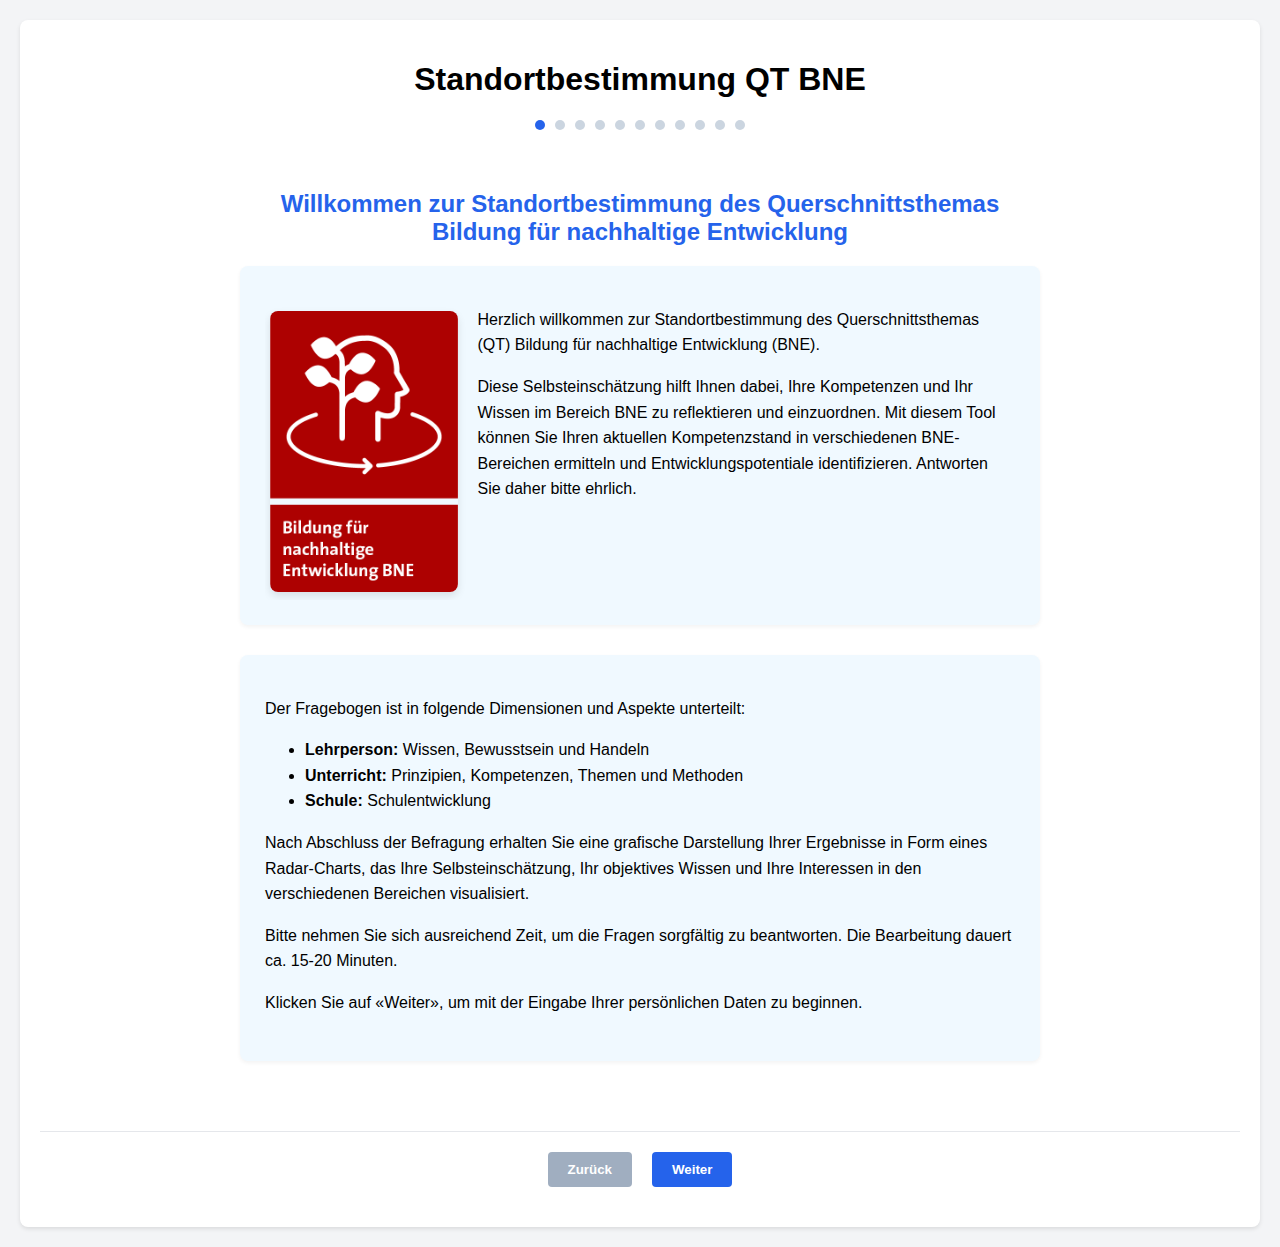
<file: Archiv/index Kopie 2.html>
<!DOCTYPE html>
<html lang="de">
<head>
    <meta charset="UTF-8">
    <meta name="viewport" content="width=device-width, initial-scale=1.0">
    <title>Standortbestimmung QT BNE (C) ARI V1.1</title>
    <style>
        /* Grundlegende Seitengestaltung */
        body {
            font-family: Arial, sans-serif;
            margin: 0;
            padding: 20px;
            background-color: #f3f4f6;
        }
        .container {
            max-width: 1200px;
            margin: 0 auto;
            background: white;
            padding: 20px;
            border-radius: 8px;
            box-shadow: 0 2px 4px rgba(0,0,0,0.1);
        }
        
        /* Grid-Layout für verschiedene Seitenelemente */
        .grid {
            display: grid;
            grid-template-columns: 1fr;
            gap: 20px;
        }
        @media (min-width: 1500px) { /* Bei grossen Bildschirmen mehr Platz für Radar Chart */
            .results-grid {
                grid-template-columns: 1fr 2fr; 
            }
        }
        .results-columns {
            display: grid;
            grid-template-columns: 1fr 1fr;
            gap: 15px;
         }

        @media (max-width: 430px) {
            .results-columns {
                grid-template-columns: 1fr;
            }
        }
        
        /* Gestaltung der Frageelemente */
        .question-card {
            border: 1px solid #e5e7eb;
            padding: 15px;
            margin-bottom: 15px;
            border-radius: 6px;
        }
        .question-title {
            font-weight: bold;
            margin-bottom: 10px;
        }
        .meta-info {
            font-size: 0.9em;
            color: #666;
            margin-bottom: 10px;
        }
        
        /* Multiple-Choice Gestaltung */
        .mc-group {
            display: flex;
            flex-direction: column;
            gap: 8px;
        }
        .mc-option {
            display: flex;
            align-item: center;
            gap: 8px;
            padding: 8px;
            border-radius: 4px;
            cursor: pointer;
        }
        .mc-option:hover {
            background-color: #f3f4f6;
        }
        
        /* Slider-Gestaltung */
        .slider-container {
            padding: 20px 10px;
            position: relative;
        }
        .slider {
            width: 100%;
            height: 5px;
            background: #ddd;
            outline: none;
            -webkit-appearance: none;
            border-radius: 5px;
        }
        .slider::-webkit-slider-thumb {
            -webkit-appearance: none;
            width: 20px;
            height: 20px;
            background: #2563eb;
            border-radius: 50%;
            cursor: pointer;
        }
        .slider::-moz-range-thumb {
            width: 20px;
            height: 20px;
            background: #2563eb;
            border-radius: 50%;
            cursor: pointer;
            border: none;
        }
        .slider-labels {
            display: flex;
            justify-content: space-between;
            margin-top: 10px;
            font-size: 0.8em;
            color: #666;
        }
        .slider-value {
            text-align: center;
            margin-top: 10px;
            font-weight: bold;
            color: #2563eb;
        }
        
        /* Farbauswahl-Bereich für Radar-Chart */
        .color-picker-container {
            margin-top: 20px;
            margin-bottom: 20px;
            padding: 10px 15px;
            background-color: #f8fafc;
            border-radius: 8px;
            border: 1px solid #e2e8f0;
        }
        
        .color-picker-container h4 {
            margin-top: 0;
            margin-bottom: 10px;
            color: #4b5563;
            font-size: 14px;
        }
        
        .color-picker-row {
            display: flex;
            align-items: center;
            flex-wrap: wrap;
            gap: 15px;
        }
        
        .color-picker-row label {
            display: flex;
            align-items: center;
            gap: 8px;
            font-size: 12px;
            cursor: pointer;
        }
        
        .color-picker-row input[type="color"] {
            width: 30px;
            height: 30px;
            border: none;
            border-radius: 4px;
            cursor: pointer;
        }
        
        .reset-colors-btn {
            padding: 6px 12px;
            background-color: #f1f5f9;
            border: 1px solid #cbd5e1;
            border-radius: 4px;
            color: #475569;
            font-size: 14px;
            cursor: pointer;
            transition: all 0.2s;
        }
        
        .reset-colors-btn:hover {
            background-color: #e2e8f0;
        }
        #radarCanvas {
            width: 100%;
            max-width: 1000px;
            height: auto;
            image-rendering: -webkit-optimize-contrast;
            image-rendering: crisp-edges;
            -ms-interpolation-mode: nearest-neighbor;
            margin: 0 auto;
            display: block;
        }
        .legend {
            display: flex;
            justify-content: center;
            gap: 20px;
            margin-top: 16px;
        }
        .legend-item {
            display: flex;
            align-item: center;
            gap: 8px;
            font-size: 14px;
            font-weight: bold;
        }
        .legend-color {
            width: 20px;
            height: 10px;
            border-radius: 2px;
        }
        
        /* Seiten-Navigation */
        .page {
            opacity: 0;
            transition: opacity 0.3s ease-in-out;
            display: none;
        }
        .page.active {
            opacity: 1;
            display: block;
        }
        .navigation {
            display: flex;
            justify-content: center;
            gap: 20px;
            margin-top: 20px;
            padding-top: 20px;
            border-top: 1px solid #e5e7eb;
            transition: margin-top 0.3s ease; /* Sanfte Übergangsanimation */
        }
        .nav-button {
            padding: 10px 20px;
            background-color: #2563eb;
            color: white;
            border: none;
            border-radius: 4px;
            cursor: pointer;
            font-weight: bold;
        }
        .nav-button:disabled {
            background-color: #a0aec0;
            cursor: not-allowed;
        }
        
        /* Fortschrittsanzeige */
        .progress-indicator {
            display: flex;
            justify-content: center;
            margin-bottom: 20px;
        }
        .progress-dot {
            height: 10px;
            width: 10px;
            background-color: #cbd5e0;
            border-radius: 50%;
            margin: 0 5px;
        }
        .progress-dot.active {
            background-color: #2563eb;
        }
        
        /* Formularelemente */
        .form-group {
            margin-bottom: 15px;
        }
        .form-group label {
            display: block;
            margin-bottom: 5px;
            font-weight: bold;
        }
        .form-group input, .form-group select, .form-group textarea {
            width: 100%;
            padding: 8px;
            border: 1px solid #e2e8f0;
            border-radius: 4px;
            box-sizing: border-box;
        }
        
        /* Textformatierungen */
        .intro-text {
            margin-bottom: 20px;
            line-height: 1.6;
        }
        
        /* Zusammenfassungsbereiche */
        .summary-section {
            margin-bottom: 30px;
            padding: 15px;
            background-color: #f8fafc;
            border-radius: 6px;
        }
        .summary-section h3 {
            margin-top: 0;
            color: #2563eb;
        }
        .personal-data-section {
            margin-bottom: 30px;
            padding: 15px;
            background-color: #f0f9ff;
            border-radius: 6px;
        }
        .personal-data-section h3 {
            margin-top: 0;
            color: #0369a1;
        }
        .personal-data-item {
            margin-bottom: 8px;
        }
        .personal-data-label {
            font-weight: bold;
        }
        
        /* Fächerauswahl */
        .subjects-grid {
            display: grid;
            grid-template-columns: repeat(auto-fill, minmax(80px, 1fr));
            gap: 10px;
            margin-top: 10px;
        }
        .subject-item {
            display: flex;
            align-items: center;
            justify-content: center;
            background-color: #f0f9ff;
            padding: 10px 15px;
            border-radius: 6px;
            cursor: pointer;
            transition: all 0.3s ease;
            user-select: none;
            border: 1px solid #e2e8f0;
            text-align: center;
        }
        .subject-item:hover {
            background-color: #dbeafe;
            transform: translateY(-2px);
            box-shadow: 0 2px 4px rgba(0,0,0,0.1);
        }
        .subject-item.selected {
            background-color: #2563eb;
            color: white;
            border: 1px solid #1e40af;
            box-shadow: 0 2px 4px rgba(37, 99, 235, 0.3);
        }
        .subject-item.disabled {
            opacity: 0.5;
            cursor: not-allowed;
            transform: none;
            box-shadow: none;
        }
        
        /* Willkommensseite */
        .welcome-container {
            max-width: 800px;
            margin: 0 auto;
            padding: 20px;
        }
        h1 {
            text-align: center;
        }
        @media (max-width: 600px) {
            h1 {
                font-size: 1.2em;
            }
        }
        .welcome-header {
            color: #2563eb;
            margin-bottom: 20px;
            text-align: center;
        }
        @media (max-width: 600px) {
            .welcome-header {
                font-size: 1.2em;
            }
        }
        .welcome-card {
            background-color: #f0f9ff;
            border-radius: 8px;
            padding: 25px;
            box-shadow: 0 2px 4px rgba(0,0,0,0.05);
            margin-bottom: 30px;
        }
        .sdg-image {
            max-width: 100%;
            max-height: 400px;
            height: auto;
            margin: auto;
            display: block;
            padding-bottom: 20px;
        }

        /* Container für den ersten Teil des Begrüssungstextes */
        .first-intro-container {
            position: relative;
            overflow: hidden;
            line-height: 1.6; /* Verhindert Überlauf des Bildes */
        }
        
        /* Bild im Fliesstext der Begrüssungsseite */
        .welcome-image {
            float: left;
            margin: 20px 20px 8px 5px; /* Abstand oben, rechts, unten, links */
            width: 25%;
            object-fit: contain; /* Behält Seitenverhältnis bei */
            border-radius: 8px;
            box-shadow: 0 4px 8px rgba(0,0,0,0.1);
        }

        .selection-counter {
            margin-top: 10px;
            font-weight: bold;
            color: #2563eb;
        }
        
        /* Dropdown für Lerngelegenheiten */
        .custom-dropdown {
            position: relative;
            width: 100%;
            border: 1px solid #e2e8f0;
            border-radius: 4px;
            background-color: white;
        }
        .selected-options {
            padding: 10px;
            cursor: pointer;
            min-height: 24px;
            border-radius: 4px;
            display: flex;
            flex-wrap: wrap;
            gap: 5px;
        }
        .selected-options .placeholder {
            color: #a0aec0;
        }
        .selected-options:hover {
            background-color: #f8fafc;
        }
        .selected-tag {
            display: inline-flex;
            align-items: center;
            background-color: #e2e8f0;
            border-radius: 4px;
            padding: 2px 8px;
            margin-right: 2px;
            margin-bottom: 2px;
            font-size: 0.9em;
        }
        .remove-tag {
            margin-left: 5px;
            cursor: pointer;
            font-weight: bold;
            color: #718096;
        }
        .remove-tag:hover {
            color: #e53e3e;
        }
        .dropdown-options {
            position: absolute;
            width: 100%;
            max-height: 300px;
            overflow-y: auto;
            border: 1px solid #e2e8f0;
            border-top: none;
            border-radius: 0 0 4px 4px;
            background-color: white;
            z-index: 10;
            box-shadow: 0 4px 6px -1px rgba(0, 0, 0, 0.1);
            /* Dropdown standardmässig ausblenden */
            display: none;
        }
        .dropdown-option {
            padding: 10px;
            cursor: pointer;
            border-bottom: 1px solid #f7fafc;
            display: block;
            transition: all 0.2s ease;
        }
        .dropdown-option:hover {
            background-color: #f3f4f6;
        }
        .dropdown-option.selected {
            background-color: #e6f2ff;
            border-left: 3px solid #2563eb;
        }
        .dropdown-option-content {
            display: flex;
            flex-direction: column;
        }
        .dropdown-option-title {
            font-weight: bold;
            margin-bottom: 4px;
        }
        .dropdown-option-info {
            display: flex;
            justify-content: space-between;
            font-size: 0.85em;
        }
        .search-container {
            padding: 10px;
            border-bottom: 1px solid #e2e8f0;
            position: sticky;
            top: 0;
            background-color: white;
            z-index: 11;
        }
        .dropdown-search {
            width: 100%;
            padding: 8px 10px;
            border: 1px solid #e2e8f0;
            border-radius: 4px;
            font-size: 0.95em;
        }
        .option-category {
            font-size: 0.85em;
            color: #4a5568;
            display: block;
            margin-top: 2px;
        }
        .option-semester {
            font-size: 0.8em;
            color: #718096;
            display: inline-block;
            margin-top: 2px;
            background-color: #f0f9ff;
            padding: 1px 6px;
            border-radius: 4px;
        }
        .lerngelegenheiten-list {
            margin: 5px 0 0 20px;
            padding: 0;
        }
        .lerngelegenheiten-list li {
            margin-bottom: 5px;
        }
        .no-results {
            padding: 15px;
            color: #718096;
            text-align: center;
            font-style: italic;
        }
    </style>
</head>
<body>
    <div class="container">
        <h1>Standortbestimmung QT BNE</h1>
        <div class="progress-indicator" id="progressIndicator">
            <!-- Wird dynamisch gefüllt -->
        </div>
        
        <!-- Startseite -->
        <div class="page" id="page-start">
            <div class="welcome-container">
                <h2 class="welcome-header">Willkommen zur Standortbestimmung des Querschnittsthemas Bildung für nachhaltige Entwicklung</h2>                
                <div class="welcome-card">
                    <div class="first-intro-container">
                        <img src="[data-uri]" alt="BNE Logo" class="welcome-image">
                        <p>Herzlich willkommen zur Standortbestimmung des Querschnittsthemas (QT) Bildung für nachhaltige Entwicklung (BNE).</p>
                        <p>Diese Selbsteinschätzung hilft Ihnen dabei, Ihre Kompetenzen und Ihr Wissen im Bereich BNE zu reflektieren und einzuordnen. Mit diesem Tool können Sie Ihren aktuellen Kompetenzstand in verschiedenen BNE-Bereichen ermitteln und Entwicklungspotentiale identifizieren. Antworten Sie daher bitte ehrlich.</p>                    </div>
                </div>
                <div class="welcome-card">
                    <div class="intro-text">
                        <p>Der Fragebogen ist in folgende Dimensionen und Aspekte unterteilt:</p>                        <ul>
                            <li><strong>Lehrperson:</strong> Wissen, Bewusstsein und Handeln</li>
                            <li><strong>Unterricht:</strong> Prinzipien, Kompetenzen, Themen und Methoden</li>
                            <li><strong>Schule:</strong> Schulentwicklung</li>
                        </ul>
                        <p>Nach Abschluss der Befragung erhalten Sie eine grafische Darstellung Ihrer Ergebnisse in Form eines Radar-Charts, das Ihre Selbsteinschätzung, Ihr objektives Wissen und Ihre Interessen in den verschiedenen Bereichen visualisiert.</p>
                        <p>Bitte nehmen Sie sich ausreichend Zeit, um die Fragen sorgfältig zu beantworten. Die Bearbeitung dauert ca. 15-20 Minuten.</p>
                        <p>Klicken Sie auf «Weiter», um mit der Eingabe Ihrer persönlichen Daten zu beginnen.</p>
                    </div>
                </div>
            </div>
        </div>
        
        <!-- Seite 1: Persönliche Daten -->
        <div class="page" id="page-0">
            <div class="intro-text">
                <p>Bitte füllen Sie zunächst Ihre persönlichen Daten aus und beantworten Sie dann die Fragen auf den folgenden Seiten.</p>
            </div>
            <div class="form-group">
                <label for="vorname">Vorname</label>
                <input type="text" id="vorname" name="vorname">
            </div>
            <div class="form-group">
                <label for="nachname">Nachname</label>
                <input type="text" id="nachname" name="nachname">
            </div>
            <div class="form-group">
                <label for="matrikelnummer">Matrikelnummer</label>
                <input type="text" id="matrikelnummer" name="matrikelnummer">
            </div>
            <div class="form-group">
                <label for="email">E-Mail-Adresse an PH</label>
                <input type="email" id="email" name="email">
            </div>
            <div class="form-group">
                <label>Studienfächer (maximal 4 Fächer auswählbar)</label>
                <div class="subjects-grid" id="subjects-container">
                    <!-- Wird dynamisch durch JavaScript gefüllt -->
                </div>
                <div class="selection-counter" id="selection-counter">Ausgewählte Fächer: 0/4</div>
            </div>
            <div class="form-group">
                <label>Besuchte Lerngelegenheiten mit QT Label BNE</label>
                <div class="custom-dropdown">
                    <div class="selected-options" id="selected-lerngelegenheiten-display" onclick="document.getElementById('lerngelegenheiten-options').style.display = document.getElementById('lerngelegenheiten-options').style.display === 'block' ? 'none' : 'block';">
                        <span class="placeholder">Bitte auswählen (Klicken zum Öffnen)...</span>
                    </div>
                    <div class="dropdown-options" id="lerngelegenheiten-options">
                        <div class="search-container">
                            <input type="text" id="lerngelegenheiten-search" placeholder="Suchen..." class="dropdown-search">
                        </div>
                        <div id="lerngelegenheiten-list">
                            <!-- Wird dynamisch mit JavaScript gefüllt -->
                        </div>
                    </div>
                </div>
            </div>
        </div>

        <!-- Fragen-Seiten werden dynamisch generiert -->
        <!-- Hier kommt pro Bereich eine eigene Seite -->
        
        <!-- Letzte Seite: Radar und Zusammenfassung -->
        <div class="page" id="page-final">
            <h2>Ihre Ergebnisse</h2>
            <p>
            Vielen Dank für die Beantwortung der Fragen. Hier ist die Zusammenfassung Ihrer Ergebnisse. Drücken Sie auf Abschliessen. Laden Sie diese bitte als pdf herunter und senden Sie das pdf bitte fristgerecht an: <mark>barbara.bamert@phbern.ch</mark><br></br>
            Fügen Sie die Ergebnisse Ihrer Standortbestimmung bitte noch in Ihr professionelles BNE-Konzept ein oder verlinken Sie es.<br></br>
            An der Standortbestimmung werden Rückmeldungen zu Spiderprofilen und Vorschläge gegeben, welche Lerngelegenheiten zu Ihrem Profil passen würden. Falls Sie eine individuelle Rückmeldung wünschen, können Sie gerne per Mail einen Beratungstermin vereinbaren.<br></br>
            </p>
            
            <div class="grid results-grid">
                <div>
                    <!-- Persönliche Daten Sektion -->
                    <div class="personal-data-section">
                        <h3>Persönliche Daten</h3>
                        <div id="personalDataSummary">
                            <!-- Wird dynamisch gefüllt -->
                        </div>
                    </div>
                    
                    <!-- Ergebnisse nach Bereichen -->
                    <div class="summary-section">
                        <h3>Ergebnisse nach Bereichen</h3>
                        <div id="resultsSummary">
                            <!-- Wird dynamisch gefüllt -->
                        </div>
                    </div>
                </div>
                
                <!-- Radar Graph Container -->
                <div class="radar-container">
                    <canvas id="radarCanvas" width="1000" height="1000"></canvas>
                    <div class="legend">
                        <div class="legend-item">
                            <svg width="30" height="15" viewBox="0 0 30 15">
                                <circle cx="15" cy="7.5" r="6" fill="rgba(37, 99, 235, 0.9)" stroke="rgba(37, 99, 235, 0.9)" stroke-width="2"/>
                            </svg>
                            <span>Subjektiv</span>
                        </div>
                        <div class="legend-item">
                            <svg width="30" height="15" viewBox="0 0 30 15">
                                <path d="M15,2 L21.9,14 L8.1,14 Z" fill="rgba(256, 256, 256, 0.9)" stroke="rgba(22, 163, 74, 0.9)" stroke-width="2"/>
                            </svg>
                            <span>Objektiv</span>
                        </div>
                        <div class="legend-item">
                            <svg width="30" height="15" viewBox="0 0 30 15">
                                <rect x="9" y="1.5" width="12" height="12" fill="rgba(220, 38, 38, 0.9)" stroke="rgba(220, 38, 38, 0.9)" stroke-width="2"/>
                            </svg>
                            <span>Interesse</span>
                        </div>
                    </div>
                    <div class="color-picker-container">
                        <h4>Farbgestaltung anpassen:</h4>
                        <div class="color-picker-row">
                            <label>
                                <input type="color" id="subjektiv-color" value="#2563eb" onchange="updateChartColors()">
                                Subjektiv
                            </label>
                            <label>
                                <input type="color" id="objektiv-color" value="#16a34a" onchange="updateChartColors()">
                                Objektiv
                            </label>
                            <label>
                                <input type="color" id="interesse-color" value="#dc2626" onchange="updateChartColors()">
                                Interesse
                            </label>
                            <button class="reset-colors-btn" onclick="resetChartColors()">Standardfarben</button>
                        </div>
                    </div>
                </div>
            </div>
        </div>

        <div class="navigation">
            <button id="prevButton" class="nav-button">Zurück</button>
            <button id="nextButton" class="nav-button">Weiter</button>
        </div>
        <div class="progress-indicator" id="progressIndicator">
            <!-- Wird dynamisch gefüllt -->
        </div>
    </div>

    <script>
        // =========================================================
        // FRAGENKATALOG - BEGINN
        // =========================================================
        // Grundlegende Konfiguration
        const MIN_WERT = 0;  // Minimaler Wert für Antworten
        const MAX_WERT = 3;  // Maximaler Wert für Antworten
        const MAX_SELECTED_SUBJECTS = 4;  // Maximale Anzahl auswählbarer Fächer
        
        // Definition der Bewertungsbereiche
        const BEREICHE = [
            "Lehrperson: Wissen", 
            "Lehrperson: Bewusstsein",
            "Lehrperson: Handeln",
            "Unterricht: Prinzipien",
            "Unterricht: Kompetenzen",
            "Unterricht: Themen",
            "Unterricht: Methoden",
            "Schule: Schulentwicklung",
        ];

        // Liste der Studienfächer (Kurzformen)
        const STUDIENFAECHER = [
            "D", "F", "M", "NT", "RZG", "WAH", "ERG", 
            "E", "BS", "BG", "TTG", "MU", "I", "RR", "L"
        ];

        // Fächerbeschreibungen für bessere Lesbarkeit
        const FACH_BESCHREIBUNGEN = {
            "D": "Deutsch",
            "F": "Französisch",
            "M": "Mathematik",
            "NT": "Natur & Technik",
            "RZG": "Räume, Zeiten, Gesellschaften",
            "WAH": "Wirtschaft, Arbeit, Haushalt",
            "ERG": "Ethik, Religionen, Gemeinschaft",
            "E": "Englisch",
            "BS": "Bewegung und Sport",
            "BG": "Bildnerisches Gestalten",
            "TTG": "Textiles und Technisches Gestalten",
            "MU": "Musik",
            "I": "Italienisch",
            "RR": "Rätoromanisch",
            "L": "Latein"
        };
        
        // Liste der verfügbaren Lerngelegenheiten
        const LERNGELEGENHEITEN = [
            {
                id: "bne_intro",
                semester: "HS",
                kategorie: "Persönliche und professionelle Entwicklung",
                titel: "Einführung BNE an der PHBern"
            },
            {
                id: "bne_lehrplan",
                semester: "HS & FS",
                kategorie: "Mikro- / Makroplanung",
                titel: "Bildung für Nachhaltige Entwicklung im Lehrplan"
            },
            {
                id: "zukunftskompetenzen",
                semester: "HS & FS",
                kategorie: "Beratung & Begleitung",
                titel: "Zukunftskompetenzen"
            },
            {
                id: "partizipativ",
                semester: "HS & FS",
                kategorie: "Zusammenarbeit & Kommunikation",
                titel: "Schule partizipativ gestalten"
            },
            {
                id: "bne_konzept",
                semester: "HS & FS",
                kategorie: "Persönliche und professionelle Entwicklung",
                titel: "Persönliches BNE-Konzept … hä?"
            },
            {
                id: "achtsamkeit",
                semester: "HS",
                kategorie: "Klassenführung",
                titel: "Sozio-emotionales Lernen & Beziehungsgestaltung – Achtsamkeit in der Schule"
            },
            {
                id: "heterogenitaet",
                semester: "HS",
                kategorie: "Klassenführung",
                titel: "Heterogenität im Klassenzimmer – mögliche Diagnosen und der Umgang damit"
            },
            {
                id: "wah_fachverstaendnis",
                semester: "HS & FS",
                kategorie: "Fachkompetenz & Mehrperspektivität WAH",
                titel: "Fach- und Bildungsverständnis WAH"
            },
            {
                id: "konsum_nachhaltigkeit",
                semester: "HS & FS",
                kategorie: "Fachkompetenz & Mehrperspektivität WAH",
                titel: "Lebensführung, Konsum und Nachhaltigkeit"
            },
            {
                id: "wirtschaft_gesellschaft",
                semester: "HS & FS",
                kategorie: "Fachkompetenz & Mehrperspektivität WAH",
                titel: "Wirtschaft und Gesellschaft"
            },
            {
                id: "rzg_fachverstaendnis",
                semester: "HS & FS",
                kategorie: "Fachkompetenz RZG",
                titel: "Fachverständnis RZG"
            },
            {
                id: "globale_herausforderungen",
                semester: "HS & FS",
                kategorie: "Fachkompetenz & Mehrperspektivität RZG",
                titel: "Globale Herausforderungen & lokal Brennpunkte"
            },
            {
                id: "alpen",
                semester: "HS & FS",
                kategorie: "Fachkompetenz & Mehrperspektivität RZG",
                titel: "Dynamische Alpen"
            },
            {
                id: "menschenrechte",
                semester: "HS & FS",
                kategorie: "Fachkompetenz & Mehrperspektivität RZG",
                titel: "Menschenrechte im Klassenzimmer"
            },
            {
                id: "kunst_zugaenge",
                semester: "FS",
                kategorie: "Mikroplanung BG / Klassenführung BG",
                titel: "Rezeptive Zugänge zur Bildenden Kunst und zu Bildwelten des Alltags"
            }
        ];

        // Definition aller Fragen des Fragebogens
        // Jede Frage hat: id, text, bereich, ebene, typ, antwortmöglichkeiten
        const FRAGEN = [
            // Lehrperson: Wissen (Nummerierung: 1x)
            {
                id: 11,
                text: "Wie gut kennen Sie sich mit den SDG aus?",
                bereich: "Lehrperson: Wissen",
                ebene: "subjektiv",
                typ: "slider",
                antworten: [
                    { text: "Keine Antwort", wert: 0 },
                    { text: "Wenig oder grundlegend", wert: 1 },
                    { text: "Fortgeschritten", wert: 2 },
                    { text: "Hohe Expertise", wert: 3 }
                ]
            },
            {
                id: 12,
                text: "Zu welcher Umsetzungsstrategie von Nachhaltigkeit passt die folgende Definition: «Weniger produzieren und konsumieren: Energie- und Materialverbrauch begrenzen. Beispiel: Vom Besitzen zum Teilen»",
                bereich: "Lehrperson: Wissen",
                ebene: "objektiv",
                typ: "mc",
                antworten: [
                    { text: "Suffizienz", wert: 3 }, // korrekte Antwort
                    { text: "Konsistenz", wert: 1 },
                    { text: "Effizienz", wert: 1 }, 
                ]
            },
            {
                id: 13,
                text: "Wie stark interessieren Sie sich für die SDG?",
                bereich: "Lehrperson: Wissen",
                ebene: "interesse",
                typ: "slider",
                antworten: [
                    { text: "Keine Antwort", wert: 0 },
                    { text: "Gering", wert: 1 },
                    { text: "Mittel", wert: 2 },
                    { text: "Hoch", wert: 3 }
                ]
            },
            {
                id: 14,
                text: "Um mein Unterricht zielorientierter gestalten zu können, möchte ich noch mehr über die Leitidee von Nachhaltiger Entwicklung und die Ziele einer BNE erfahren.",
                bereich: "Lehrperson: Wissen",
                ebene: "interesse",
                typ: "slider",
                antworten: [
                    { text: "Keine Antwort", wert: 0 },
                    { text: "Trifft eher nicht zu", wert: 1 },
                    { text: "Trifft eher zu", wert: 2 },
                    { text: "Trifft zu", wert: 3 }
                ]
            },
            {
                id: 15,
                text: "Der Lehrplan 21 bezieht sich auf das «Drei-Dimensionen-Modell der Nachhaltigen Entwicklung». Welche ist keine der drei Dimensionen?",
                bereich: "Lehrperson: Wissen",
                ebene: "objektiv",
                typ: "mc",
                antworten: [
                    { text: "Gesellschaft", wert: 1 },
                    { text: "Umwelt", wert: 1 },
                    { text: "Soziales", wert: 3 }, // korrekte Antwort
                    { text: "Wirtschaft", wert: 1 }
                ]
            },
            {
                id: 16,
                text: "Ist die Förderung einer Nachhaltigen Entwicklung in der Schweizerischen Bundesverfassung als Auftrag staatlichen Handelns festgeschrieben?",
                bereich: "Lehrperson: Wissen",
                ebene: "objektiv",
                typ: "mc",
                antworten: [
                    { text: "Ja", wert: 3 }, // korrekte Antwort
                    { text: "Nein", wert: 1 }
                ]
            },
            {
                id: 17,
                text: "Im BNE-Unterricht gibt es verschiedene normative Rahmen. Um welchen Ansatz handelt es sich bei: Vermittlung von Expertenwissen, Förderung nachhaltigen Verhaltens und Lernen für eine nachhaltige Entwicklung?",
                bereich: "Lehrperson: Wissen",
                ebene: "objektiv",
                typ: "mc",
                antworten: [
                    { text: "Instrumenteller Ansatz", wert: 3 }, // korrekte Antwort
                    { text: "Emanzipatorischer Ansatz", wert: 1 },
                    { text: "Transformativer Ansatz", wert: 1 }
                ]
            },
            {
                id: 18,
                text: "Im BNE-Unterricht gibt es verschiedene normative Rahmen. Um welchen Ansatz handelt es sich bei: Widersprüche (dialektisch) überwinden, nicht-Vorhersehbarkeit, Emotionen, Lernen durch nachhaltige Entwicklung?",
                bereich: "Lehrperson: Wissen",
                ebene: "objektiv",
                typ: "mc",
                antworten: [
                    { text: "Instrumenteller Ansatz", wert: 1 },
                    { text: "Emanzipatorischer Ansatz", wert: 1 },
                    { text: "Transformativer Ansatz", wert: 3 } // korrekte Antwort
                ]
            },
            {
                id: 19,
                text: "Welche Gefahr besteht primär bei einem emanzipatorischen Ansatz im BNE-Unterricht?",
                bereich: "Lehrperson: Wissen",
                ebene: "objektiv",
                typ: "mc",
                antworten: [
                    { text: "Gefahr der Indoktrination", wert: 1 },
                    { text: "Gefahr des Zeitmangels", wert: 3 } // korrekte Antwort
                ]
            },
            // Lehrperson: Bewusstsein (Nummerierung: 2x)
            {
                id: 21,
                text: "Ich fühle mich sicher, wie ich im BNE-Unterricht meinen Standpunkt und meine Meinung vertreten darf und kann.",
                bereich: "Lehrperson: Bewusstsein",
                ebene: "subjektiv",
                typ: "slider",
                antworten: [
                    { text: "Keine Antwort", wert: 0 },
                    { text: "Trifft nicht zu", wert: 1 },
                    { text: "Trifft eher zu", wert: 2 },
                    { text: "Trifft zu", wert: 3 }
                ]
            },
            {
                id: 22,
                text: "Ich möchte mehr über den Beutelsbacher Konsens erfahren und mich mit der Umsetzung von BNE im Unterricht auseinandersetzen",
                bereich: "Lehrperson: Bewusstsein",
                ebene: "interesse",
                typ: "slider",
                antworten: [
                    { text: "Keine Antwort", wert: 0 },
                    { text: "Trifft eher nicht zu", wert: 1 },
                    { text: "Trifft eher zu", wert: 2 },
                    { text: "Trifft sehr zu", wert: 3 }
                ]
            },
            {
                id: 23,
                text: "Der Beutelsbacher Konsens besagt, dass sich Lehrpersonen im Unterricht nicht zu politisch heiklen Themen äussern sollten.",
                bereich: "Lehrperson: Bewusstsein",
                ebene: "objektiv",
                typ: "mc",
                antworten: [
                    { text: "Richtig", wert: 1 },
                    { text: "Falsch", wert: 3 }, // korrekte Antwort
                    { text: "Teilweise richtig", wert: 1 },
                ]
            },
            {
                id: 24,
                text: "Ich kann mich gut zu den Zielen einer (B)NE positionieren und habe eine klare Haltung zu dem aktuellen Diskurs.",
                bereich: "Lehrperson: Bewusstsein",
                ebene: "subjektiv",
                typ: "slider",
                antworten: [
                    { text: "Keine Antwort", wert: 0 },
                    { text: "Trifft nicht zu", wert: 1 },
                    { text: "Trifft eher zu", wert: 2 },
                    { text: "Trifft zu", wert: 3 }
                ]
            },
            {
                id: 25,
                text: "Ich fühle mich noch nicht sicher, wie ich im BNE-Unterricht meinen Standpunkt und meine Meinung vertreten kann. Ich möchte deshalb noch mehr darüber erfahren, was im BNE-Unterricht erwünscht, und was verboten ist.",
                bereich: "Lehrperson: Bewusstsein",
                ebene: "interesse",
                typ: "slider",
                antworten: [
                    { text: "Keine Antwort", wert: 0 },
                    { text: "Trifft nicht zu", wert: 1 },
                    { text: "Trifft teilweise zu", wert: 2 },
                    { text: "Trifft zu", wert: 3 }
                ]
            },

            // Lehrperson: Handeln (Nummerierung: 3x)
            {
                id: 31,
                text: "Wie stark beschäftigt Sie die Frage, wie Ihr Handeln als Lehrperson das Lernen der Schüler*innen in Bezug auf BNE beeinflusst?",
                bereich: "Lehrperson: Handeln",
                ebene: "subjektiv",
                typ: "slider",
                antworten: [
                    { text: "Keine Antwort", wert: 0 },
                    { text: "Wenig", wert: 1 },
                    { text: "Mittel", wert: 2 },
                    { text: "Stark", wert: 3 }
                ]
            },
            {
                id: 32,
                text: "Die lernförderlichen Gelegenheiten werden im Rahmen der Agenda 2030 zusammen mit den Schlüsselkompetenzen einer BNE als wichtig erachtet.",
                bereich: "Lehrperson: Handeln",
                ebene: "objektiv",
                typ: "mc",
                antworten: [
                    { text: "Richtig", wert: 3 }, // korrekte Antwort
                    { text: "Falsch", wert: 1 }, 
                   
                ]
            },
            {
                id: 33,
                text: "Der Whole Institution Approach (WIA) zeigt Möglichkeiten auf, wie BNE in der Schule ohne Einbezug von ausserschulischen Akteur:innen umgesetzt werden kann.",
                bereich: "Lehrperson: Handeln",
                ebene: "objektiv",
                typ: "mc",
                antworten: [
                    { text: "Richtig", wert: 1 }, 
                    { text: "Falsch", wert: 3 }, // korrekte Antwort
                   
                ]
            },
            {
                id: 35,
                text: "Inwiefern haben Sie BNE bereits in Ihrem Unterricht / in Ihren Praktika integrieren können?",
                bereich: "Lehrperson: Handeln",
                ebene: "subjektiv",
                typ: "slider",
                antworten: [
                    { text: "Keine Antwort", wert: 0 },
                    { text: "Gar nicht", wert: 1 },
                    { text: "Ein bisschen", wert: 2 },
                    { text: "Stark", wert: 3 }
                ]
            },
            {
                id: 36,
                text: "Um mein eigenes Rollen- und Funktionsverständnis in Zusammenhang mit nachhaltiger Entwicklung und BNE als Lehrperson zu definieren, möchte ich mich mit entsprechenden Konzepten auseinandersetzen.",
                bereich: "Lehrperson: Handeln",
                ebene: "interesse",
                typ: "slider",
                antworten: [
                    { text: "Keine Antwort", wert: 0 },
                    { text: "Stimme eher nicht zu", wert: 1 },
                    { text: "Stimme teilweise zu", wert: 2 },
                    { text: "Stimme zu", wert: 3 }
                ]
            },

            // Unterricht: Prinzipien (Nummerierung: 4x)
            {
                id: 41,
                text: "Ich kenne bereits viele BNE-relevante Prinzipien, die ich im Unterricht umsetzen kann.",
                bereich: "Unterricht: Prinzipien",
                ebene: "subjektiv",
                typ: "slider",
                antworten: [
                    { text: "Keine Antwort", wert: 0 },
                    { text: "Trifft nicht zu", wert: 1 },
                    { text: "Trifft teilweise zu", wert: 2 },
                    { text: "Trifft zu", wert: 3 }
                ]
            },
            {
                id: 42,
                text: "Aktualitätsbezug ist als eines von drei didaktischen BNE-Prinzipen im Lehrplan 21 verankert. Ist die Aussage korrekt?",
                bereich: "Unterricht: Prinzipien",
                ebene: "objektiv",
                typ: "mc",
                antworten: [
                    { text: "Ja", wert: 1 },
                    { text: "Nein", wert: 3 } // korrekte Antwort
                ]
            },
            {
                id: 43,
                text: "«Im Unterricht werden eigene und kollektive Denkweisen und Werte aufgespürt und miteinander verglichen.» Um welches pädagogische Prinzip von éducation21 handelt es sich?",
                bereich: "Unterricht: Prinzipien",
                ebene: "objektiv",
                typ: "mc",
                antworten: [
                    { text: "Wertereflexion und Handlungsorientierung", wert: 3 }, // korrekte Antwort
                    { text: "Chancengerechtigkeit", wert: 1 },
                    { text: "Partizipation und Empowerment", wert: 1 }
                ]
            },
            {
                id: 44,
                text: "«Nachhaltige Entwicklung ist ein optimistischer Ansatz, der sich an einer positiven Zukunft orientiert.» Um welches pädagogische Prinzip von éducation21 handelt es sich?",
                bereich: "Unterricht: Prinzipien",
                ebene: "objektiv",
                typ: "mc",
                antworten: [
                    { text: "Visionsorientierung", wert: 3 }, // korrekte Antwort
                    { text: "Vernetztes Denken", wert: 1 },
                    { text: "Partizipation und Empowerment", wert: 1 }
                ]
            },
            {
                id: 45,
                text: "Um die BNE-Prinzipien noch besser verstehen zu können, möchte ich mich vertiefter mit diesen befassen.",
                bereich: "Unterricht: Prinzipien",
                ebene: "interesse",
                typ: "slider",
                antworten: [
                    { text: "Keine Antwort", wert: 0 },
                    { text: "Stimme eher nicht zu", wert: 1 },
                    { text: "Stimme teilweise zu", wert: 2 },
                    { text: "Stimme zu", wert: 3 }
                ]
            },

            // Unterricht: Kompetenzen (Nummerierung: 5x)
            {
                id: 51,
                text: "Wie gut können Sie BNE-Kompetenzen in Ihrem Unterricht fördern?",
                bereich: "Unterricht: Kompetenzen",
                ebene: "subjektiv",
                typ: "slider",
                antworten: [
                    { text: "Keine Antwort", wert: 0 },
                    { text: "Grundlegend", wert: 1 },
                    { text: "Gut", wert: 2 },
                    { text: "Sehr gut", wert: 3 }
                ]
            },
            {
                id: 52,
                text: "Die von éducation21 formulierten Kompetenzen können den DeSeCo-Schlüsselkompetenzen zugeordnet werden. Zu welcher Kategorie gehören Verantwortung, Werte und Handeln?",
                bereich: "Unterricht: Kompetenzen",
                ebene: "objektiv",
                typ: "mc",
                antworten: [
                    { text: "Interaktive Verwendung von Medien und Tools", wert: 1 },
                    { text: "Interagieren in heterogenen Gruppen", wert: 1 },
                    { text: "Eigenständiges Handeln", wert: 3 } // korrekte Antwort
                ]
            },
            {
                id: 53,
                text: "Im Lehrplan 21 sind spezifische BNE-Kompetenzen ausformuliert.",
                bereich: "Unterricht: Kompetenzen",
                ebene: "objektiv",
                typ: "mc",
                antworten: [
                    { text: "Ja", wert: 1 },
                    { text: "Nein, nur über fächerübergreifende Querverweise", wert: 3 }, // korrekte Antwort
                    { text: "Nein, überhaupt nicht", wert: 1 }
                ]
            },
            {
                id: 54,
                text: "Wie gut kennen Sie sich mit den BNE-Kompetenzen aus?",
                bereich: "Unterricht: Kompetenzen",
                ebene: "subjektiv",
                typ: "slider",
                antworten: [
                    { text: "Keine Antwort", wert: 0 },
                    { text: "Wenig Kenntnisse", wert: 1 },
                    { text: "Mittlere Kompetenzen", wert: 2 },
                    { text: "Hohe Kompetenzen", wert: 3 }
                ]
            },
            {
                id: 55,
                text: "Um welche BNE-Kompetenz nach éducation21 handelt es sich: «Sich als Teil der Welt erfahren (Sich selbst, die soziale und natürliche Umwelt ganzheitlich und im globalen Kontext wahrnehmen)»?",
                bereich: "Unterricht: Kompetenzen",
                ebene: "objektiv",
                typ: "mc",
                antworten: [
                    { text: "Verantwortung", wert: 3 }, // korrekte Antwort
                    { text: "Partizipation", wert: 1 },
                    { text: "Kooperation", wert: 1 }
                ]
            },
            {
                id: 56,
                text: "Um meinen Unterricht kompetenzorientiert gestalten zu können, möchte ich mich noch vertiefter mit den BNE-Kompetenzen auseinandersetzen.",
                bereich: "Unterricht: Kompetenzen",
                ebene: "interesse",
                typ: "slider",
                antworten: [
                    { text: "Keine Antwort", wert: 0 },
                    { text: "Stimme eher nicht zu", wert: 1 },
                    { text: "Stimme teilweise zu", wert: 2 },
                    { text: "Stimme zu", wert: 3 }
                ]
            },
            {
                id: 57,
                text: "Wie schätzen Sie Ihre Kompetenzen im Bereich der BNE im Unterricht ein?",
                bereich: "Unterricht: Kompetenzen",
                ebene: "subjektiv",
                typ: "slider",
                antworten: [
                    { text: "Keine Antwort", wert: 0 },
                    { text: "Wenig Kenntnisse", wert: 1 },
                    { text: "Mittlere Kompetenzen", wert: 2 },
                    { text: "Hohe Kompetenzen", wert: 3 }
                ]
            },
            {
                id: 58,
                text: "Die Kompetenz zur integrierten Problemlösung (Schlüsselkompetenzen für BNE im Rahmen der Agenda 2030) beinhaltet die Fähigkeit die eigenen Werte, Wahrnehmungen und Handlungen zu reflektieren.",
                bereich: "Unterricht: Kompetenzen",
                ebene: "objektiv",
                typ: "mc",
                antworten: [
                    { text: "Ja", wert: 1 }, 
                    { text: "Nein", wert: 3 }, // korrekte Antwort
                 
                ]
            },

            // Unterricht: Themen (Nummerierung: 6x)
            {
                id: 61,
                text: "Wie gut kennen Sie die fächerübergreifenden Themen zu nachhaltiger Entwicklung im Lehrplan 21?",
                bereich: "Unterricht: Themen",
                ebene: "subjektiv",
                typ: "slider",
                antworten: [
                    { text: "Keine Antwort", wert: 0 },
                    { text: "Wenig", wert: 1 },
                    { text: "Gut", wert: 2 },
                    { text: "Sehr gut", wert: 3 }
                ]
            },
            {
                id: 62,
                text: "Im Lehrplan 21 ist das Thema \"Geschlechter und Gleichstellung\" kein fächerübergreifendes Thema im Kontext Bildung für nachhaltige Entwicklung.",
                bereich: "Unterricht: Themen",
                ebene: "objektiv",
                typ: "mc",
                antworten: [
                    { text: "Richtig", wert: 1 },
                    { text: "Falsch", wert: 3 } // korrekte Antwort
                ]
            },
            {
                id: 63,
                text: "Im Lehrplan 21 werden sieben fächerübergreifende Themen unter der Leitidee Nachhaltiger Entwicklung aufgeführt.",
                bereich: "Unterricht: Themen",
                ebene: "objektiv",
                typ: "mc",
                antworten: [
                    { text: "Richtig", wert: 3 }, // korrekte Antwort
                    { text: "Falsch", wert: 1 }
                ]
            },
            {
                id: 64,
                text: "Wie interessiert sind Sie daran, sich mit fächerübergreifenden Themen zur nachhaltigen Entwicklung auseinanderzusetzen?",
                bereich: "Unterricht: Themen",
                ebene: "interesse",
                typ: "slider",
                antworten: [
                    { text: "Keine Antwort", wert: 0 },
                    { text: "Wenig interessiert", wert: 1 },
                    { text: "Interessiert", wert: 2 },
                    { text: "sehr interessiert", wert: 3 }
                ]
            },
            {
                id: 65,
                text: "Im Lehrplan 21 finden sich zusätzlich zu den fächerübergreifenden Themen bei den fachspezifischen Kompetenzen noch BNE-Verweise.",
                bereich: "Unterricht: Themen",
                ebene: "objektiv",
                typ: "mc",
                antworten: [
                    { text: "Nein", wert: 1 },
                    { text: "Ja", wert: 3 } // korrekte Antwort
                ]
            },
            {
                id: 66,
                text: "Ich kann mir vorstellen auch weitere Themen interdisziplinär in meinen Fächern zu behandeln.",
                bereich: "Unterricht: Themen",
                ebene: "subjektiv",
                typ: "slider",
                antworten: [
                    { text: "Keine Antwort", wert: 0 },
                    { text: "Wenig interessiert", wert: 1 },
                    { text: "Interessiert", wert: 2 },
                    { text: "Sehr interessiert", wert: 3 }
                ]
            },

            // Unterricht: Methoden (Nummerierung: 7x)
            {
                id: 71,
                text: "Wie gut beherrschen Sie unterschiedliche Methoden zur Förderung von BNE im Unterricht?",
                bereich: "Unterricht: Methoden",
                ebene: "subjektiv",
                typ: "slider",
                antworten: [
                    { text: "Keine Antwort", wert: 0 },
                    { text: "Grundlegend", wert: 1 },
                    { text: "Gut", wert: 2 },
                    { text: "Sehr gut", wert: 3 }
                ]
            },
            {
                id: 72,
                text: "Für die Förderung von kreativen Lösungsansätzen bei Nachhaltigkeitsproblemen eignet sich im Kontext von BNE die Methode Design Thinking.",
                bereich: "Unterricht: Methoden",
                ebene: "objektiv",
                typ: "mc",
                antworten: [
                    { text: "Ja", wert: 3 }, // korrekte Antwort
                    { text: "Nein", wert: 1 }
                ]
            },
            {
                id: 73,
                text: "Schüler*innen setzen sich mit einem moralischen Dilemma auseinander und beschreiben ihre Gefühle. Welcher Unterrichtszugang trifft am besten zu?",
                bereich: "Unterricht: Methoden",
                ebene: "objektiv",
                typ: "mc",
                antworten: [
                    { text: "Transformatives Lernen", wert: 3 }, // korrekte Antwort
                    { text: "Entdeckendes Lernen", wert: 1 },
                    { text: "Situatives Lernen", wert: 1 }
                ]
            },
            {
                id: 74,
                text: "Wie interessiert sind Sie daran, diese Unterrichtsmethoden für BNE in Ihrem Unterricht umzusetzen?",
                bereich: "Unterricht: Methoden",
                ebene: "interesse",
                typ: "slider",
                antworten: [
                    { text: "Keine Antwort", wert: 0 },
                    { text: "Wenig interessiert", wert: 1 },
                    { text: "Interessiert", wert: 2 },
                    { text: "sehr interessiert", wert: 3 }
                ]
            },
            {
                id: 75,
                text: "Das problembasierte Lernen ist eine Methode der Zukunftswerkstatt.",
                bereich: "Unterricht: Methoden",
                ebene: "objektiv",
                typ: "mc",
                antworten: [
                    { text: "Ja", wert: 1 }, 
                    { text: "Nein", wert: 3 }, // korrekte Antwort
                ]
            },

            // Schule: Schulentwicklung (Nummerierung: 8x)
            {
                id: 81,
                text: "Welche der untenstehenden Massnahmen ist für den Whole Institution Approach <mark> nicht </mark> von zentraler Bedeutung?",
                bereich: "Schule: Schulentwicklung",
                ebene: "objektiv",
                typ: "mc",
                antworten: [
                    { text: "Fächerübergreifende Projekte", wert: 1 },
                    { text: "Politische Einstellung von Lehrpersonen", wert: 3 }, // korrekte Antwort
                    { text: "Partizipative Schulkultur", wert: 1 },
                ]
            },
            {
                id: 82,
                text: "Das wichtigste Anliegen des Whole Institution Approaches ist es, dass alle Lehrpersonen BNE in ihrem Unterricht umsetzen.",
                bereich: "Schule: Schulentwicklung",
                ebene: "objektiv",
                typ: "mc",
                antworten: [
                    { text: "Ja", wert: 3 }, // korrekte Antwort
                    { text: "Nein", wert: 1 }
                ]
            },
            {
                id: 83,
                text: "Wie gut verstehen Sie das Konzept des Whole Institution Approach für die Umsetzung von BNE?",
                bereich: "Schule: Schulentwicklung",
                ebene: "subjektiv",
                typ: "slider",
                antworten: [
                    { text: "Keine Antwort", wert: 0 },
                    { text: "Grundlegend", wert: 1 },
                    { text: "Gut", wert: 2 },
                    { text: "Sehr gut", wert: 3 }
                ]
            },
            {
                id: 84,
                text: "Wie interessiert sind Sie an der Umsetzung von BNE im schulischen Kontext als angehende Lehrperson?",
                bereich: "Schule: Schulentwicklung",
                ebene: "interesse",
                typ: "slider",
                antworten: [
                    { text: "Keine Antwort", wert: 0 },
                    { text: "Wenig interessiert", wert: 1 },
                    { text: "Interessiert", wert: 2 },
                    { text: "sehr interessiert", wert: 3 }
                ]
            }
    
        ];
        // =========================================================
        // FRAGENKATALOG - ENDE
        // =========================================================

        // Globale Zustandsvariablen
        let antworten = {};  // Speichert alle Antworten
        let personalData = {};  // Speichert persönliche Daten
        let currentPage = 0;  // Aktuelle Seite
        let pages = [];  // Liste aller Seiten
        let selectedSubjects = [];  // Ausgewählte Studienfächer
        let selectedLerngelegenheiten = [];  // Ausgewählte Lerngelegenheiten
        
        // Handler für Lerngelegenheit-Auswahl
        function handleLerngelegenheitSelection(lgId) {
            // Toggle Auswahl: Hinzufügen falls nicht vorhanden, entfernen falls vorhanden
            if (selectedLerngelegenheiten.includes(lgId)) {
                selectedLerngelegenheiten = selectedLerngelegenheiten.filter(id => id !== lgId);
            } else {
                selectedLerngelegenheiten.push(lgId);
            }
            
            // Element-Stil aktualisieren
            const element = document.querySelector(`.dropdown-option[data-id="${lgId}"]`);
            if (element) {
                if (selectedLerngelegenheiten.includes(lgId)) {
                    element.classList.add('selected');
                } else {
                    element.classList.remove('selected');
                }
            }
            
            // Ausgewählte Elemente anzeigen
            updateSelectedLerngelegenheitenDisplay();
        }
        
        // Funktion zum Aktualisieren der Anzeige der ausgewählten Lerngelegenheiten
        function updateSelectedLerngelegenheitenDisplay() {
            const display = document.getElementById('selected-lerngelegenheiten-display');
            if (!display) return;
            
            // Zeige Platzhalter, wenn keine Lerngelegenheiten ausgewählt sind
            if (selectedLerngelegenheiten.length === 0) {
                display.innerHTML = '<span class="placeholder">Bitte auswählen (Klicken zum Öffnen)...</span>';
                return;
            }
            
            // Generiere Tags für ausgewählte Lerngelegenheiten
            display.innerHTML = selectedLerngelegenheiten.map(id => {
                const lg = LERNGELEGENHEITEN.find(item => item.id === id);
                if (!lg) return '';
                
                return `<span class="selected-tag">${lg.titel} <span class="remove-tag" onclick="removeLerngelegenheit('${id}')">×</span></span>`;
            }).join('');
        }
        
        // Funktion zum Entfernen einer Lerngelegenheit
        function removeLerngelegenheit(id) {
            event.stopPropagation(); // Verhindert, dass das Dropdown sich schliesst
            
            // Aus der Auswahl entfernen
            selectedLerngelegenheiten = selectedLerngelegenheiten.filter(item => item !== id);
            
            // Element-Stil aktualisieren
            const element = document.querySelector(`.dropdown-option[data-id="${id}"]`);
            if (element) {
                element.classList.remove('selected');
            }
            
            // Anzeige aktualisieren
            updateSelectedLerngelegenheitenDisplay();
        }
        
        // Seiten nach Bereichen erstellen
        function initPages() {
            // Startseite und persönliche Daten-Seite sind bereits im HTML vorhanden
            
            // Gruppiere Fragen nach Bereichen für bessere Organisation
            const bereicheFragen = BEREICHE.reduce((acc, bereich) => {
                acc[bereich] = FRAGEN.filter(frage => frage.bereich === bereich);
                return acc;
            }, {});
            
            // Erstelle für jeden Bereich eine eigene Fragensei
            let pageIndex = 1; // Start bei 1, weil 0 bereits persönliche Daten sind
            BEREICHE.forEach(bereich => {
                const pageId = `page-${pageIndex}`;
                pages.push(pageId);
                
                // Erstelle Container für diesen Bereich
                const pageDiv = document.createElement('div');
                pageDiv.className = 'page';
                pageDiv.id = pageId;
                
                // Titel für den Bereich
                const bereichTitel = document.createElement('h2');
                bereichTitel.textContent = bereich;
                pageDiv.appendChild(bereichTitel);
                
                // Fragen für diesen Bereich hinzufügen
                const bereichContainer = document.createElement('div');
                bereichContainer.id = `bereich-${pageIndex}`;
                pageDiv.appendChild(bereichContainer);
                
                // Füge die Seite zum Dokument hinzu
                document.querySelector('.container').insertBefore(pageDiv, document.getElementById('page-final'));
                
                pageIndex++;
            });
            
            // Final-Seite als letzte Seite hinzufügen
            pages.push('page-final');
            
            // Fortschrittsanzeige erstellen
            updateProgressIndicator();
        }

        // Fortschrittsanzeige aktualisieren
        function updateProgressIndicator() {
            const progressContainer = document.getElementById('progressIndicator');
            progressContainer.innerHTML = '';
            
            const totalPages = pages.length + 2; // +1 für Startseite, +1 für persönliche Daten
            
            // Erstelle einen Punkt für jede Seite im Fortschrittsbalken
            for (let i = 0; i < totalPages; i++) {
                const dot = document.createElement('div');
                dot.className = 'progress-dot';
                // Markiere den aktuellen Punkt
                if (i === currentPage) {
                    dot.classList.add('active');
                }
                progressContainer.appendChild(dot);
            }
        }

        // Fragen für den aktuellen Bereich rendern
        function renderFragen() {
            // Keine Fragen auf der Start-, persönlichen Daten- und Ergebnisseite
            if (currentPage === 0 || currentPage === 1 || currentPage === pages.length + 1) {
                return; 
            }
            
            const bereichIndex = currentPage - 2; // -2 wegen Start- und persönlicher Daten-Seite
            const bereich = BEREICHE[bereichIndex];
            const bereichContainer = document.getElementById(`bereich-${currentPage - 1}`);
            
            // Fragen für diesen Bereich filtern
            const bereichFragen = FRAGEN.filter(frage => frage.bereich === bereich);
            
            // HTML für alle Fragen des Bereichs erstellen
            bereichContainer.innerHTML = bereichFragen.map(frage => {
                if (frage.typ === 'slider') {
                    return `
                        <div class="question-card">
                            <div class="question-title">${frage.text}</div>
                            <div class="meta-info">
                                Ebene: ${frage.ebene}
                            </div>
                            <div class="slider-container">
                                <input 
                                    type="range" 
                                    min="${MIN_WERT}" 
                                    max="${MAX_WERT}" 
                                    step="1"
                                    value="${antworten[frage.id] || MIN_WERT}"
                                    onchange="handleAntwort(${frage.id}, parseInt(this.value))"
                                    oninput="this.nextElementSibling.nextElementSibling.textContent = this.value"
                                    class="slider"
                                >
                                <div class="slider-labels">
                                    ${frage.antworten.map(antwort => `
                                        <span>${antwort.text}</span>
                                    `).join('')}
                                </div>
                                <div class="slider-value">${antworten[frage.id] || MIN_WERT}</div>
                            </div>
                        </div>
                    `;
                } else {
                    return `
                        <div class="question-card">
                            <div class="question-title">${frage.text}</div>
                            <div class="meta-info">
                                Ebene: ${frage.ebene}
                            </div>
                            <div class="mc-group">
                                ${frage.antworten.map((antwort, idx) => `
                                    <label class="mc-option">
                                        <input 
                                            type="radio" 
                                            name="frage-${frage.id}" 
                                            value="${antwort.wert}"
                                            ${antworten[frage.id] === antwort.wert ? 'checked' : ''}
                                            onchange="handleAntwort(${frage.id}, ${antwort.wert})"
                                        >
                                        ${antwort.text}
                                    </label>
                                `).join('')}
                            </div>
                        </div>
                    `;
                }
            }).join('');
        }

        // Sammeln der persönlichen Daten aus dem Formular
        function collectPersonalData() {
            personalData = {
                vorname: document.getElementById('vorname').value,
                nachname: document.getElementById('nachname').value,
                matrikelnummer: document.getElementById('matrikelnummer').value,
                email: document.getElementById('email').value,
                studienfaecher: selectedSubjects,
                lerngelegenheiten: selectedLerngelegenheiten.map(id => {
                    const lg = LERNGELEGENHEITEN.find(item => item.id === id);
                    return lg ? `${lg.titel} (${lg.kategorie}, ${lg.semester})` : id;
                })
            };
        }

        // Anzeigen der persönlichen Daten auf der Ergebnisseite
        function renderPersonalData() {
            const container = document.getElementById('personalDataSummary');
            
            // Überprüfen, ob persönliche Daten vorhanden sind
            const hasData = Object.values(personalData).some(value => 
                Array.isArray(value) ? value.length > 0 : (value && value.trim && value.trim() !== '')
            );
            
            if (!hasData) {
                container.innerHTML = '<p>Keine persönlichen Daten angegeben.</p>';
                return;
            }
            
            // Beschriftungen für die persönlichen Daten
            const labels = {
                vorname: 'Vorname',
                nachname: 'Nachname',
                matrikelnummer: 'Matrikelnummer',
                email: 'E-Mail',
                studienfaecher: 'Studienfächer',
                lerngelegenheiten: 'Besuchte Lerngelegenheiten'
            };
            
            // HTML für die Datenfelder generieren
            let html = '';
            for (const [key, value] of Object.entries(personalData)) {
                // Spezialbehandlung für Studienfächer-Array
                if (key === 'studienfaecher' && Array.isArray(value) && value.length > 0) {
                    const faecherMitBeschreibung = value.map(fach => 
                        `${fach} (${FACH_BESCHREIBUNGEN[fach] || fach})`
                    );
                    html += `
                        <div class="personal-data-item">
                            <span class="personal-data-label">${labels[key]}:</span> 
                            ${faecherMitBeschreibung.join(', ')}
                        </div>
                    `;
                }
                // Spezialbehandlung für Lerngelegenheiten-Array
                else if (key === 'lerngelegenheiten' && Array.isArray(value) && value.length > 0) {
                    html += `
                        <div class="personal-data-item">
                            <span class="personal-data-label">${labels[key]}:</span>
                            <ul class="lerngelegenheiten-list">
                                ${value.map(item => `<li>${item}</li>`).join('')}
                            </ul>
                        </div>
                    `;
                }
                // Normale Textfelder
                else if (key !== 'studienfaecher' && key !== 'lerngelegenheiten' && 
                         value && (!Array.isArray(value) && value.trim !== undefined && value.trim() !== '')) {
                    html += `
                        <div class="personal-data-item">
                            <span class="personal-data-label">${labels[key]}:</span> 
                            ${value}
                        </div>
                    `;
                }
            }
            
            container.innerHTML = html;
        }

        // Ergebniszusammenfassung anzeigen
        function renderResultsSummary() {
            const resultContainer = document.getElementById('resultsSummary');
            
            // Ergebnisse für jeden Bereich berechnen
            const bereichErgebnisse = BEREICHE.map(bereich => {
                const bereichFragen = FRAGEN.filter(frage => frage.bereich === bereich);
                const ebenen = ['subjektiv', 'objektiv', 'interesse'];
                
                // Für jede Ebene Durchschnittswerte berechnen
                const ebenenWerte = ebenen.map(ebene => {
                    const ebenenFragen = bereichFragen.filter(frage => frage.ebene === ebene);
                    const beantworteteFragen = ebenenFragen.filter(frage => antworten[frage.id] !== undefined);
                    
                    if (beantworteteFragen.length === 0) return 0;
                    
                    const summe = beantworteteFragen.reduce((sum, frage) => sum + antworten[frage.id], 0);
                    return (summe / beantworteteFragen.length).toFixed(1);
                });
                
                // HTML für einen Bereich generieren
                return `
                    <div style="margin-bottom: 10px; font-size: 0.8em;">
                        <strong>${bereich}</strong>
                        <ul style="margin-top: 5px;">
                            <li>Subjektiv: ${ebenenWerte[0]}</li>
                            <li>Objektiv: ${ebenenWerte[1]}</li>
                            <li>Interesse: ${ebenenWerte[2]}</li>
                        </ul>
                    </div>
                `;
            });
            
            // Bereiche in zwei Spalten aufteilen für übersichtlicheres Layout
            const mitte = Math.ceil(bereichErgebnisse.length / 2);
            const ergebnisseLinks = bereichErgebnisse.slice(0, mitte).join('');
            const ergebnisseRechts = bereichErgebnisse.slice(mitte).join('');
            
            // HTML für zwei Spalten erzeugen
            const html = `
                <div class="results-columns">
                    <div class="results-column">${ergebnisseLinks}</div>
                    <div class="results-column">${ergebnisseRechts}</div>
                </div>
            `;
            
            resultContainer.innerHTML = bereichErgebnisse.length > 0 ? html : '<p>Keine Daten vorhanden.</p>';
        }

        // Canvas-Initialisierung für den Radar-Chart
        function setupCanvas(canvas) {
            // Setze Canvas auf Grösse mit guter Auflösung für scharfe Darstellung
            canvas.width = 1600;
            canvas.height = 1600;
            
            // Setze Display-Grösse via CSS für responsive Darstellung
            canvas.style.width = '100%';
            canvas.style.height = 'auto';
            canvas.style.maxWidth = '1000px';
            
            const ctx = canvas.getContext('2d');
            
            // Aktiviere Anti-Aliasing für glattere Linien
            ctx.imageSmoothingEnabled = true;
            ctx.imageSmoothingQuality = 'high';
            
            return ctx;
        }

        // Antwort-Handler für Fragebeantwortung
        function handleAntwort(fragenId, wert) {
            antworten[fragenId] = wert;
        }

        // Handler für Fachauswahl
        function handleSubjectSelection(event) {
            const subject = event.target.getAttribute('data-subject');
            const isSelected = selectedSubjects.includes(subject);
            
            if (isSelected) {
                // Entferne Fach aus der Auswahl
                selectedSubjects = selectedSubjects.filter(s => s !== subject);
                event.target.classList.remove('selected');
            } else {
                // Füge Fach zur Auswahl hinzu, wenn maximale Anzahl nicht erreicht
                if (selectedSubjects.length < MAX_SELECTED_SUBJECTS) {
                    selectedSubjects.push(subject);
                    event.target.classList.add('selected');
                }
            }
            
            // Zähler aktualisieren
            updateSubjectCounter();
            
            // Alle Fächer aktivieren/deaktivieren basierend auf der Auswahlanzahl
            updateSubjectAvailability();
        }

        // Zähler für ausgewählte Fächer aktualisieren
        function updateSubjectCounter() {
            const counter = document.getElementById('selection-counter');
            counter.textContent = `Ausgewählte Fächer: ${selectedSubjects.length}/${MAX_SELECTED_SUBJECTS}`;
        }

        // Verfügbarkeit der Fächer aktualisieren (Deaktivieren, wenn maximale Anzahl erreicht)
        function updateSubjectAvailability() {
            const maxReached = selectedSubjects.length >= MAX_SELECTED_SUBJECTS;
            
            document.querySelectorAll('.subject-item').forEach(item => {
                const subject = item.getAttribute('data-subject');
                const isSelected = selectedSubjects.includes(subject);
                
                if (maxReached && !isSelected) {
                    item.classList.add('disabled');
                } else {
                    item.classList.remove('disabled');
                }
            });
        }

        // Erstellen der Studienfächer-Buttons
        function renderSubjectsSelection() {
            const container = document.getElementById('subjects-container');
            if (!container) return;
            
            // Generiere HTML für alle verfügbaren Fächer
            container.innerHTML = STUDIENFAECHER.map(fach => `
                <div class="subject-item" data-subject="${fach}" onclick="handleSubjectSelection(event)">
                    ${fach}
                </div>
            `).join('');
            
            // Bereits ausgewählte Fächer markieren
            selectedSubjects.forEach(fach => {
                const element = container.querySelector(`[data-subject="${fach}"]`);
                if (element) {
                    element.classList.add('selected');
                }
            });
            
            // Verfügbarkeit aktualisieren
            updateSubjectAvailability();
            
            // Zähler aktualisieren
            updateSubjectCounter();
        }

        // Radar-Chart zeichnen 
        function drawRadar() {
            const canvas = document.getElementById('radarCanvas');
            const ctx = setupCanvas(canvas);

            // Aktuelle Farbeinstellungen auslesen
            const subjektivColor = document.getElementById('subjektiv-color').value;
            const objektivColor = document.getElementById('objektiv-color').value;
            const interesseColor = document.getElementById('interesse-color').value;
            
            // Alpha-Werte für Füllfarben erstellen (20% Deckkraft)
            const getTransparentColor = (hexColor) => {
                // Konvertiere hex zu rgb und füge Alpha-Wert hinzu
                const r = parseInt(hexColor.substring(1,3), 16);
                const g = parseInt(hexColor.substring(3,5), 16);
                const b = parseInt(hexColor.substring(5,7), 16);
                return `rgba(${r}, ${g}, ${b}, 0.2)`;
            };

            // Berechne das Zentrum und den Radius basierend auf den Canvas-Dimensionen
            const width = canvas.width;
            const height = canvas.height;
            const centerX = width / 2;
            const centerY = height / 2;
            const radius = Math.min(width, height) * 0.35; // 35% des Canvas-Radius verwenden
            
            // Canvas löschen für Neuzeichnung
            ctx.clearRect(0, 0, width, height);

            // Berechne Winkel zwischen Achsen basierend auf Anzahl der Bereiche
            const anzahlBereiche = BEREICHE.length;
            const winkel = (2 * Math.PI) / anzahlBereiche;

            // Hilfsfunktion zum Zeichnen der verschiedenen Marker
            function drawMarker(x, y, type, color) {
                ctx.fillStyle = color;
                ctx.strokeStyle = color;
                ctx.lineWidth = 4;
                
                switch(type) {
                    case 'circle': // Kreis für subjektive Werte
                        ctx.beginPath();
                        ctx.arc(x, y, 8, 0, 2 * Math.PI);
                        //ctx.fill();
                        ctx.stroke();
                        break;
                    case 'triangle': // Dreieck für objektive Werte
                        ctx.beginPath();
                        ctx.moveTo(x, y - 8);
                        ctx.lineTo(x + 9.2, y + 8);
                        ctx.lineTo(x - 9.2, y + 8);
                        ctx.closePath();
                        //ctx.fill();
                        ctx.stroke();
                        break;
                    case 'square': // Quadrat für Interesse-Werte
                        ctx.beginPath();
                        ctx.rect(x - 6, y - 6, 12, 12);
                        //ctx.fill();
                        ctx.stroke();
                        break;
                }
            }

            // Konzentrische Kreise für die Werteskala zeichnen
            for (let r = 1; r <= 3; r++) {
                ctx.beginPath();
                ctx.strokeStyle = '#d1d5db';
                ctx.lineWidth = 1;
                
                // Berechne den aktuellen Radius (von innen nach aussen)
                const currentRadius = radius * (r / 3);
                
                // Zeichne einen Kreis mit dem aktuellen Radius
                ctx.arc(centerX, centerY, currentRadius, 0, 2 * Math.PI);
                ctx.stroke();
            }

            // Achsenlinien vom Zentrum zu den äusseren Punkten
            ctx.beginPath();
            ctx.strokeStyle = '#d1d5db';
            ctx.lineWidth = 1;
            for (let i = 0; i < anzahlBereiche; i++) {
                const angle = i * winkel - Math.PI / 2; // Starte bei -90° (oben)
                const x = centerX + radius * Math.cos(angle);
                const y = centerY + radius * Math.sin(angle);
                ctx.moveTo(centerX, centerY);
                ctx.lineTo(x, y);
            }
            ctx.stroke();

            // Beschriftungen der Achsen
            ctx.font = 'bold 30px Arial';
            ctx.fillStyle = '#000';
            
            BEREICHE.forEach((bereich, i) => {
                const angle = i * winkel - Math.PI / 2;
                const labelRadius = radius + 30; // Abstand für die Beschriftungen
                let x = centerX + labelRadius * Math.cos(angle);
                let y = centerY + labelRadius * Math.sin(angle);
                
                // Text an die Achsenausrichtung anpassen
                if (Math.cos(angle) < -0.1) {
                    ctx.textAlign = 'right';
                } else if (Math.cos(angle) > 0.1) {
                    ctx.textAlign = 'left';
                } else {
                    ctx.textAlign = 'center';
                }
                
                // Vertikale Anpassungen
                if (Math.sin(angle) > 0.9) {
                    y += 10; // unten
                } else if (Math.sin(angle) < -0.9) {
                    y -= 5; // oben
                }
                
                // Text in zwei Zeilen aufteilen
                const lines = splitBereichLabel(bereich);
                
                // Erste Zeile (kleiner Abstand nach oben)
                ctx.font = 'bold 30px Arial';
                ctx.fillText(lines[0], x, y - 15);
                
                // Zweite Zeile (kleiner Abstand nach unten)
                ctx.font = '30px Arial';
                ctx.fillText(lines[1], x, y + 15);
            });
            // Zurücksetzen des textAlign
            ctx.textAlign = 'left';

            // Daten aggregieren und normalisieren
            const aggregierteWerte = BEREICHE.reduce((acc, bereich) => {
                acc[bereich] = {
                    subjektiv: [],
                    objektiv: [],
                    interesse: []
                };
                return acc;
            }, {});

            // Sortiere Antworten nach Bereichen und Ebenen
            Object.entries(antworten).forEach(([fragenId, wert]) => {
                const frage = FRAGEN.find(f => f.id === parseInt(fragenId));
                if (frage) {
                    aggregierteWerte[frage.bereich][frage.ebene].push(wert);
                }
            });

            // Berechne Durchschnittswerte für jede Kategorie
            const chartData = BEREICHE.map(bereich => ({
                bereich,
                subjektiv: durchschnitt(aggregierteWerte[bereich].subjektiv),
                objektiv: durchschnitt(aggregierteWerte[bereich].objektiv),
                interesse: durchschnitt(aggregierteWerte[bereich].interesse)
            }));

            // Definition der Ebenen mit ihren Eigenschaften und den ausgewählten Farben
            const ebenen = [
                { name: 'subjektiv', farbe: [getTransparentColor(subjektivColor), subjektivColor], marker: 'circle' },
                { name: 'objektiv', farbe: [getTransparentColor(objektivColor), objektivColor], marker: 'triangle' },
                { name: 'interesse', farbe: [getTransparentColor(interesseColor), interesseColor], marker: 'square' }
            ];

            // Zeichne die Datenpunkte und Verbindungslinien für jede Ebene
            ebenen.forEach((ebene) => {
                const punkte = chartData.map((data, i) => {
                    const normalisierterWert = data[ebene.name] / 3; // Werte auf 0-1 normalisieren
                    const angle = i * winkel - Math.PI / 2;
                    return {
                        x: centerX + ((radius * normalisierterWert)) * Math.cos(angle),
                        y: centerY + ((radius * normalisierterWert)) * Math.sin(angle)
                    };
                });

                // Zeichne die Verbindungslinien und Fläche
                ctx.beginPath();
                ctx.fillStyle = ebene.farbe[0]; // Transparente Füllfarbe
                ctx.strokeStyle = ebene.farbe[1]; // Linienfarbe
                ctx.lineWidth = 8; // Dickere Linie für bessere Sichtbarkeit
                ctx.lineCap = 'round'; // Abgerundete Linienenden
                ctx.lineJoin = 'round'; // Abgerundete Verbindungspunkte

                // Verbinde die Punkte zu einer geschlossenen Form
                punkte.forEach((punkt, i) => {
                    if (i === 0) {
                        ctx.moveTo(punkt.x, punkt.y);
                    } else {
                        ctx.lineTo(punkt.x, punkt.y);
                    }
                });
                ctx.lineTo(punkte[0].x, punkte[0].y); // Schliesse die Form
                ctx.closePath();
                ctx.fill();
                ctx.stroke();

                // Zeichne die Marker an den Datenpunkten
                punkte.forEach(punkt => {
                    drawMarker(punkt.x, punkt.y, ebene.marker, ebene.farbe[1]);
                });
            });
            
            // Auch die Farben in der Legende aktualisieren
            updateLegendColors(subjektivColor, objektivColor, interesseColor);
        }
        
        // Funktion zum Aktualisieren der Farben in der Legende
        function updateLegendColors(subjektivColor, objektivColor, interesseColor) {
            // Finde alle SVG-Elemente in der Legende
            const legendItems = document.querySelectorAll('.legend-item svg');
            
            // Aktualisiere die Farben der SVG-Elemente
            if (legendItems.length >= 3) {
                // Subjektiv (Kreis)
                const subjektivSVG = legendItems[0].querySelector('circle');
                if (subjektivSVG) {
                    subjektivSVG.setAttribute('fill', '#fff'); //anstatt subjektivColor
                    subjektivSVG.setAttribute('stroke', subjektivColor);
                }
                
                // Objektiv (Dreieck)
                const objektivSVG = legendItems[1].querySelector('path');
                if (objektivSVG) {
                    objektivSVG.setAttribute('fill', '#fff');
                    objektivSVG.setAttribute('stroke', objektivColor);
                }
                
                // Interesse (Rechteck)
                const interesseSVG = legendItems[2].querySelector('rect');
                if (interesseSVG) {
                    interesseSVG.setAttribute('fill', '#fff');
                    interesseSVG.setAttribute('stroke', interesseColor);
                }
            }
        }
        
        // Funktion zum Aktualisieren der Farben und Neuzeichnen des Charts
        function updateChartColors() {
            drawRadar(); // Chart mit aktuellen Farben neu zeichnen
        }
        
        // Funktion zum Zurücksetzen der Farben auf die Standardwerte
        function resetChartColors() {
            // Standard-Farben setzen
            document.getElementById('subjektiv-color').value = '#2563eb';
            document.getElementById('objektiv-color').value = '#16a34a';
            document.getElementById('interesse-color').value = '#dc2626';
            
            // Chart neu zeichnen
            drawRadar();
        }

        // Hilfsfunktion: Durchschnitt berechnen
        function durchschnitt(werte) {
            if (werte.length === 0) return MIN_WERT;
            return werte.reduce((a, b) => a + b, 0) / werte.length;
        }
        
        // Hilfsfunktion: Bereichsnamen in zwei Zeilen aufteilen
        function splitBereichLabel(text) {
            // Aufteilen bei ": " (z.B. "Lehrperson: Wissen" wird zu ["LP:", "Wissen"])
            const match = text.match(/^([^:]+):\s*(.+)$/);
            if (match) {
                return [match[1] + ":", match[2]];
            }
            
            // Fallback: Teile nach dem ersten Wort
            const words = text.split(" ");
            if (words.length > 1) {
                return [words[0], words.slice(1).join(" ")];
            }
            
            // Wenn keine Aufteilung möglich ist
            return [text, ""];
        }

// Hauptfunktion für den Seitenwechsel
function goToPage(pageIndex) {
    // Verstecke aktuelle Seite
    const activePage = document.querySelector('.page.active');
    
    // Sammle persönliche Daten, wenn wir von Persönliche Daten-Seite weitergehen
    if (currentPage === 1 && pageIndex > 1) {
        collectPersonalData();
    }
    
    if (activePage) {
        // Überblendeffekt starten
        activePage.style.opacity = '0';
        
        // Warten, bis der Überblendeffekt abgeschlossen ist
        setTimeout(() => {
            activePage.classList.remove('active');
            
            // Aktuelle Seite aktualisieren und neue Seite anzeigen
            currentPage = pageIndex;
            activateAndInitializePage(pageIndex);
            
            // UI-Elemente aktualisieren
            updateUIElements();
            
            // Nach oben scrollen
            window.scrollTo({
                top: 0,
                left: 0,
                behavior: 'smooth'
            });
        }, 500); // Verzögerung = Überblendzeit
    } else {
        // Direkter Wechsel ohne Überblendung
        currentPage = pageIndex;
        activateAndInitializePage(pageIndex);
        updateUIElements();
    }
}

// Aktivieren und Initialisieren der neuen Seite
function activateAndInitializePage(pageIndex) {
    let newActivePage = null;
    
    // Seite basierend auf dem Index ermitteln und initialisieren
    if (pageIndex === 0) {
        newActivePage = document.getElementById('page-start');
    }
    else if (pageIndex === 1) {
        newActivePage = document.getElementById('page-0');
        initializePersonalDataPage();
    } 
    else if (pageIndex === pages.length + 1) {
        newActivePage = document.getElementById('page-final');
        initializeResultsPage();
    } 
    else {
        newActivePage = document.getElementById(pages[pageIndex - 2]);
        renderFragen();
    }
    
    // Seite aktivieren und Einblendeffekt starten
    if (newActivePage) {
        newActivePage.classList.add('active');
        newActivePage.style.opacity = '0';
        setTimeout(() => {
            newActivePage.style.opacity = '1';
        }, 50);
    }
}

// UI-Elemente aktualisieren (Navigation, Buttons, Fortschritt)
function updateUIElements() {
    // Navigation-Abstand anpassen
    const navigationElement = document.querySelector('.navigation');
    if (navigationElement) {
        navigationElement.style.marginTop = currentPage === 1 ? '300px' : '20px';
    }
    
    // Navigation-Buttons aktualisieren
    document.getElementById('prevButton').disabled = currentPage === 0;
    document.getElementById('nextButton').textContent = 
        currentPage === pages.length + 1 ? 'Abschliessen' : 'Weiter';
    
    // Fortschrittsanzeige aktualisieren
    updateProgressIndicator();
}

// Initialisierung der persönlichen Daten-Seite
function initializePersonalDataPage() {
    renderSubjectsSelection();
    
    // Lerngelegenheiten-Liste initialisieren
    const container = document.getElementById('lerngelegenheiten-list');
    if (container) {
        // Alle verfügbaren Lerngelegenheiten anzeigen
        container.innerHTML = LERNGELEGENHEITEN.map(lg => `
            <div class="dropdown-option ${selectedLerngelegenheiten.includes(lg.id) ? 'selected' : ''}" 
                 data-id="${lg.id}" 
                 onclick="handleLerngelegenheitSelection('${lg.id}')">
                <div class="dropdown-option-content">
                    <div class="dropdown-option-title">${lg.titel}</div>
                    <div class="dropdown-option-info">
                        <span class="option-category">${lg.kategorie}</span>
                        <span class="option-semester">${lg.semester}</span>
                    </div>
                </div>
            </div>
        `).join('');
        
        // Suchfunktion für Lerngelegenheiten einrichten
        const searchInput = document.getElementById('lerngelegenheiten-search');
        if (searchInput) {
            searchInput.addEventListener('input', function() {
                const searchTerm = this.value.toLowerCase();
                const options = document.querySelectorAll('#lerngelegenheiten-list .dropdown-option');
                let hasResults = false;
                
                options.forEach(option => {
                    const text = option.textContent.toLowerCase();
                    if (text.includes(searchTerm)) {
                        option.style.display = 'block';
                        hasResults = true;
                    } else {
                        option.style.display = 'none';
                    }
                });
                
                // "Keine Ergebnisse" Hinweis
                const noResultsElement = document.getElementById('no-results');
                if (!hasResults) {
                    if (!noResultsElement) {
                        const noResults = document.createElement('div');
                        noResults.id = 'no-results';
                        noResults.className = 'no-results';
                        noResults.textContent = 'Keine Ergebnisse gefunden';
                        document.getElementById('lerngelegenheiten-list').appendChild(noResults);
                    }
                } else if (noResultsElement) {
                    noResultsElement.remove();
                }
            });
        }
        
        // Bereits ausgewählte Optionen anzeigen
        updateSelectedLerngelegenheitenDisplay();
    }
}

// Initialisierung der Ergebnisseite
function initializeResultsPage() {
    renderPersonalData();
    renderResultsSummary();
    
    // Verzögerung zum Zeichnen des Radar-Diagramms
    setTimeout(() => {
        try {
            drawRadar();
        } catch (e) {
            console.error("Fehler beim Zeichnen des Radar-Charts:", e);
        }
    }, 100);
}

// Event-Listener für Navigation-Buttons
document.getElementById('prevButton').addEventListener('click', () => {
    if (currentPage > 0) {
        goToPage(currentPage - 1);
    }
});

document.getElementById('nextButton').addEventListener('click', () => {
    if (currentPage < pages.length + 1) {
        goToPage(currentPage + 1);
        // Nach oben scrollen (bereits in goToPage integriert)
    } else {
        // Formular abschliessen und Druck-Dialog öffnen
        window.print();
    }
});


        // Event-Listener für Navigation-Buttons
        document.getElementById('prevButton').addEventListener('click', () => {
            if (currentPage > 0) {
                goToPage(currentPage - 1);
            }
        });

        document.getElementById('nextButton').addEventListener('click', () => {
            if (currentPage < pages.length + 1) {
                goToPage(currentPage + 1);
                // Ändere diesen Code im nextButton Event-Listener
                window.scrollTo({
                    top: 0,
                    left: 0,
                    behavior: 'smooth'
                });
            } else {
                // Formular abschliessen und Druck-Dialog öffnen
                window.print();
            }
        });

        // Responsive Canvas-Anpassung bei Fenstergrössen-Änderung
        window.addEventListener('resize', () => {
            if (currentPage === pages.length + 1) {
                drawRadar(); // Radar-Chart neu zeichnen bei Grössenänderung
            }
        });

        // Initialisierung der Anwendung
        function init() {
            initPages();
            
            // Erste Seite laden (Startseite)
            goToPage(0);
        }

        // Starte die Anwendung nach dem vollständigen Laden des DOM
        document.addEventListener('DOMContentLoaded', function() {
            init();
            
            // Globale Funktionen für Event-Handler bereitstellen
            window.handleAntwort = handleAntwort;
            window.handleSubjectSelection = handleSubjectSelection;
            window.handleLerngelegenheitSelection = handleLerngelegenheitSelection;
            window.updateSelectedLerngelegenheitenDisplay = updateSelectedLerngelegenheitenDisplay;
            window.removeLerngelegenheit = removeLerngelegenheit;
        });
    </script>
</body>
</html>
</file>
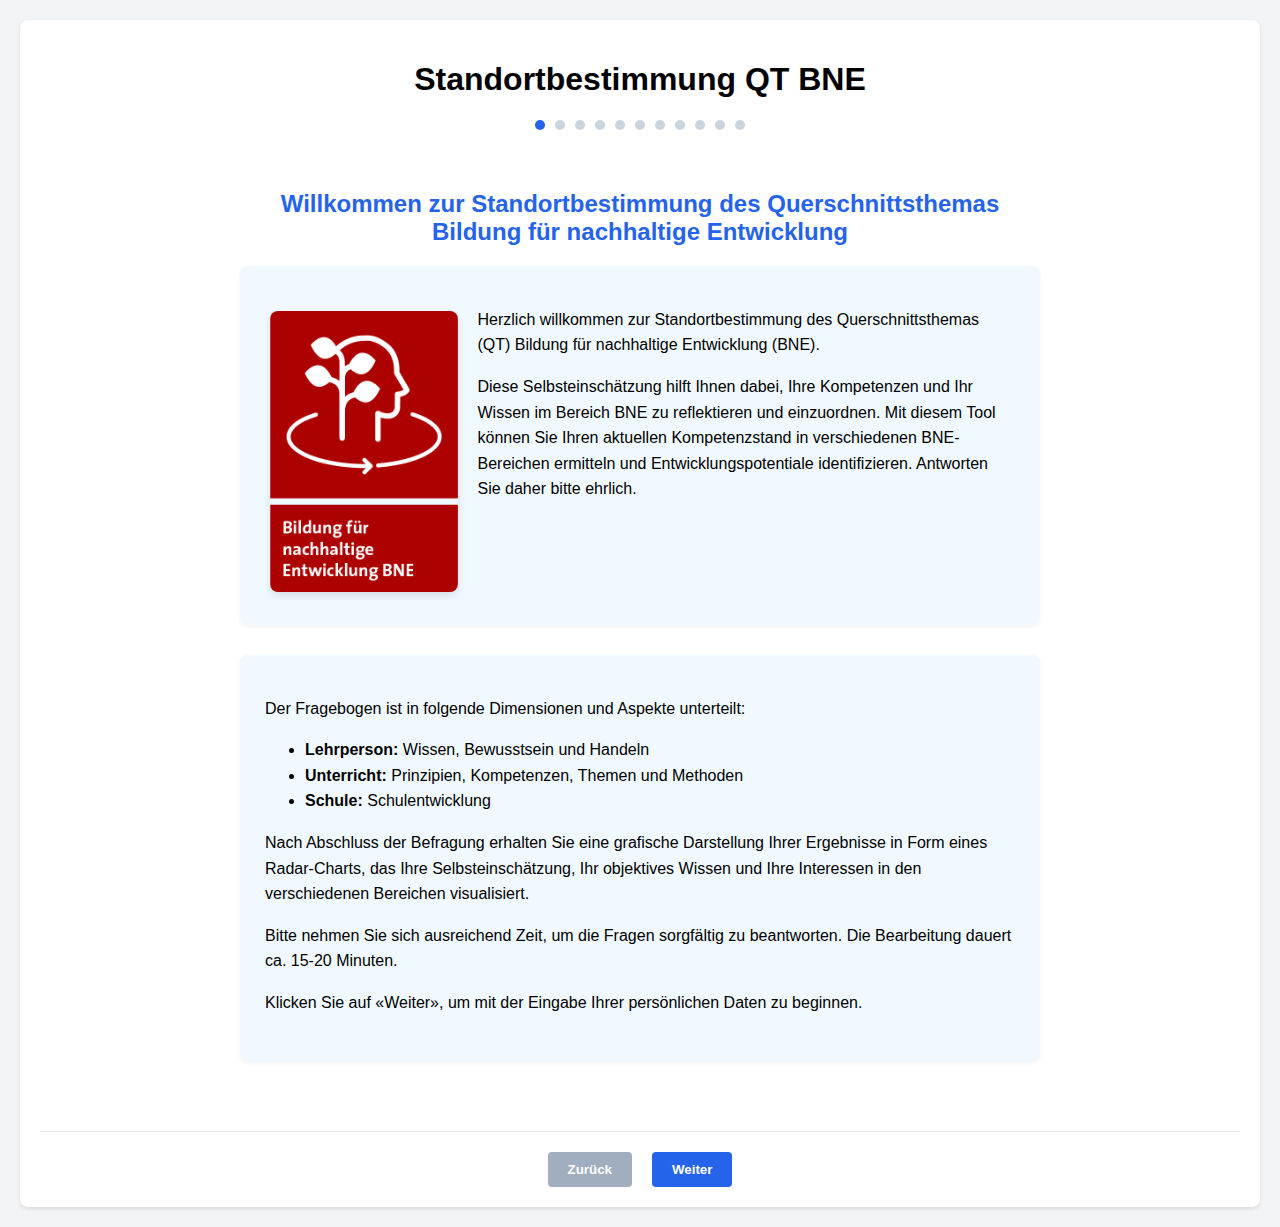
<file: Archiv/index Kopie.html>
<!DOCTYPE html>
<html lang="de">
<head>
    <meta charset="UTF-8">
    <meta name="viewport" content="width=device-width, initial-scale=1.0">
    <title>Standortbestimmung QT BNE (C) ARI V1.1</title>
    <style>
        /* Grundlegende Seitengestaltung */
        body {
            font-family: Arial, sans-serif;
            margin: 0;
            padding: 20px;
            background-color: #f3f4f6;
        }
        .container {
            max-width: 1200px;
            margin: 0 auto;
            background: white;
            padding: 20px;
            border-radius: 8px;
            box-shadow: 0 2px 4px rgba(0,0,0,0.1);
        }
        
        /* Grid-Layout für verschiedene Seitenelemente */
        .grid {
            display: grid;
            grid-template-columns: 1fr;
            gap: 20px;
        }
        @media (min-width: 1500px) { /* Bei grossen Bildschirmen mehr Platz für Radar Chart */
            .results-grid {
                grid-template-columns: 1fr 2fr; 
            }
        }
        .results-columns {
            display: grid;
            grid-template-columns: 1fr 1fr;
            gap: 15px;
         }

        @media (max-width: 600px) {
            .results-columns {
                grid-template-columns: 1fr;
            }
        }
        
        /* Gestaltung der Frageelemente */
        .question-card {
            border: 1px solid #e5e7eb;
            padding: 15px;
            margin-bottom: 15px;
            border-radius: 6px;
        }
        .question-title {
            font-weight: bold;
            margin-bottom: 10px;
        }
        .meta-info {
            font-size: 0.9em;
            color: #666;
            margin-bottom: 10px;
        }
        
        /* Multiple-Choice Gestaltung */
        .mc-group {
            display: flex;
            flex-direction: column;
            gap: 8px;
        }
        .mc-option {
            display: flex;
            align-item: center;
            gap: 8px;
            padding: 8px;
            border-radius: 4px;
            cursor: pointer;
        }
        .mc-option:hover {
            background-color: #f3f4f6;
        }
        
        /* Slider-Gestaltung */
        .slider-container {
            padding: 20px 10px;
            position: relative;
        }
        .slider {
            width: 100%;
            height: 5px;
            background: #ddd;
            outline: none;
            -webkit-appearance: none;
            border-radius: 5px;
        }
        .slider::-webkit-slider-thumb {
            -webkit-appearance: none;
            width: 20px;
            height: 20px;
            background: #2563eb;
            border-radius: 50%;
            cursor: pointer;
        }
        .slider::-moz-range-thumb {
            width: 20px;
            height: 20px;
            background: #2563eb;
            border-radius: 50%;
            cursor: pointer;
            border: none;
        }
        .slider-labels {
            display: flex;
            justify-content: space-between;
            margin-top: 10px;
            font-size: 0.8em;
            color: #666;
        }
        .slider-value {
            text-align: center;
            margin-top: 10px;
            font-weight: bold;
            color: #2563eb;
        }
        
        /* Farbauswahl-Bereich für Radar-Chart */
        .color-picker-container {
            margin-top: 20px;
            margin-bottom: 20px;
            padding: 10px 15px;
            background-color: #f8fafc;
            border-radius: 8px;
            border: 1px solid #e2e8f0;
        }
        
        .color-picker-container h4 {
            margin-top: 0;
            margin-bottom: 10px;
            color: #4b5563;
            font-size: 14px;
        }
        
        .color-picker-row {
            display: flex;
            align-items: center;
            flex-wrap: wrap;
            gap: 15px;
        }
        
        .color-picker-row label {
            display: flex;
            align-items: center;
            gap: 8px;
            font-size: 12px;
            cursor: pointer;
        }
        
        .color-picker-row input[type="color"] {
            width: 30px;
            height: 30px;
            border: none;
            border-radius: 4px;
            cursor: pointer;
        }
        
        .reset-colors-btn {
            padding: 6px 12px;
            background-color: #f1f5f9;
            border: 1px solid #cbd5e1;
            border-radius: 4px;
            color: #475569;
            font-size: 14px;
            cursor: pointer;
            transition: all 0.2s;
        }
        
        .reset-colors-btn:hover {
            background-color: #e2e8f0;
        }
        #radarCanvas {
            width: 100%;
            max-width: 1000px;
            height: auto;
            image-rendering: -webkit-optimize-contrast;
            image-rendering: crisp-edges;
            -ms-interpolation-mode: nearest-neighbor;
            margin: 0 auto;
            display: block;
        }
        .legend {
            display: flex;
            justify-content: center;
            gap: 20px;
            margin-top: 16px;
        }
        .legend-item {
            display: flex;
            align-item: center;
            gap: 8px;
            font-size: 14px;
            font-weight: bold;
        }
        .legend-color {
            width: 20px;
            height: 10px;
            border-radius: 2px;
        }
        
        /* Seiten-Navigation */
        .page {
            display: none;
        }
        .page.active {
            display: block;
        }
        .navigation {
            display: flex;
            justify-content: center;
            gap: 20px;
            margin-top: 20px;
            padding-top: 20px;
            border-top: 1px solid #e5e7eb;
            transition: margin-top 0.3s ease; /* Sanfte Übergangsanimation */
        }
        .nav-button {
            padding: 10px 20px;
            background-color: #2563eb;
            color: white;
            border: none;
            border-radius: 4px;
            cursor: pointer;
            font-weight: bold;
        }
        .nav-button:disabled {
            background-color: #a0aec0;
            cursor: not-allowed;
        }
        
        /* Fortschrittsanzeige */
        .progress-indicator {
            display: flex;
            justify-content: center;
            margin-bottom: 20px;
        }
        .progress-dot {
            height: 10px;
            width: 10px;
            background-color: #cbd5e0;
            border-radius: 50%;
            margin: 0 5px;
        }
        .progress-dot.active {
            background-color: #2563eb;
        }
        
        /* Formularelemente */
        .form-group {
            margin-bottom: 15px;
        }
        .form-group label {
            display: block;
            margin-bottom: 5px;
            font-weight: bold;
        }
        .form-group input, .form-group select, .form-group textarea {
            width: 100%;
            padding: 8px;
            border: 1px solid #e2e8f0;
            border-radius: 4px;
            box-sizing: border-box;
        }
        
        /* Textformatierungen */
        .intro-text {
            margin-bottom: 20px;
            line-height: 1.6;
        }
        
        /* Zusammenfassungsbereiche */
        .summary-section {
            margin-bottom: 30px;
            padding: 15px;
            background-color: #f8fafc;
            border-radius: 6px;
        }
        .summary-section h3 {
            margin-top: 0;
            color: #2563eb;
        }
        .personal-data-section {
            margin-bottom: 30px;
            padding: 15px;
            background-color: #f0f9ff;
            border-radius: 6px;
        }
        .personal-data-section h3 {
            margin-top: 0;
            color: #0369a1;
        }
        .personal-data-item {
            margin-bottom: 8px;
        }
        .personal-data-label {
            font-weight: bold;
        }
        
        /* Fächerauswahl */
        .subjects-grid {
            display: grid;
            grid-template-columns: repeat(auto-fill, minmax(80px, 1fr));
            gap: 10px;
            margin-top: 10px;
        }
        .subject-item {
            display: flex;
            align-items: center;
            justify-content: center;
            background-color: #f0f9ff;
            padding: 10px 15px;
            border-radius: 6px;
            cursor: pointer;
            transition: all 0.3s ease;
            user-select: none;
            border: 1px solid #e2e8f0;
            text-align: center;
        }
        .subject-item:hover {
            background-color: #dbeafe;
            transform: translateY(-2px);
            box-shadow: 0 2px 4px rgba(0,0,0,0.1);
        }
        .subject-item.selected {
            background-color: #2563eb;
            color: white;
            border: 1px solid #1e40af;
            box-shadow: 0 2px 4px rgba(37, 99, 235, 0.3);
        }
        .subject-item.disabled {
            opacity: 0.5;
            cursor: not-allowed;
            transform: none;
            box-shadow: none;
        }
        
        /* Willkommensseite */
        .welcome-container {
            max-width: 800px;
            margin: 0 auto;
            padding: 20px;
        }
        h1 {
            text-align: center;
        }
        @media (max-width: 600px) {
            h1 {
                font-size: 1.2em;
            }
        }
        .welcome-header {
            color: #2563eb;
            margin-bottom: 20px;
            text-align: center;
        }
        @media (max-width: 600px) {
            .welcome-header {
                font-size: 1.2em;
            }
        }
        .welcome-card {
            background-color: #f0f9ff;
            border-radius: 8px;
            padding: 25px;
            box-shadow: 0 2px 4px rgba(0,0,0,0.05);
            margin-bottom: 30px;
        }
        .sdg-image {
            max-width: 100%;
            max-height: 400px;
            height: auto;
            margin: auto;
            display: block;
            padding-bottom: 20px;
        }

        /* Container für den ersten Teil des Begrüssungstextes */
        .first-intro-container {
            position: relative;
            overflow: hidden;
            line-height: 1.6; /* Verhindert Überlauf des Bildes */
        }
        
        /* Bild im Fliesstext der Begrüssungsseite */
        .welcome-image {
            float: left;
            margin: 20px 20px 8px 5px; /* Abstand oben, rechts, unten, links */
            width: 25%;
            object-fit: contain; /* Behält Seitenverhältnis bei */
            border-radius: 8px;
            box-shadow: 0 4px 8px rgba(0,0,0,0.1);
        }

        .selection-counter {
            margin-top: 10px;
            font-weight: bold;
            color: #2563eb;
        }
        
        /* Dropdown für Lerngelegenheiten */
        .custom-dropdown {
            position: relative;
            width: 100%;
            border: 1px solid #e2e8f0;
            border-radius: 4px;
            background-color: white;
        }
        .selected-options {
            padding: 10px;
            cursor: pointer;
            min-height: 24px;
            border-radius: 4px;
            display: flex;
            flex-wrap: wrap;
            gap: 5px;
        }
        .selected-options .placeholder {
            color: #a0aec0;
        }
        .selected-options:hover {
            background-color: #f8fafc;
        }
        .selected-tag {
            display: inline-flex;
            align-items: center;
            background-color: #e2e8f0;
            border-radius: 4px;
            padding: 2px 8px;
            margin-right: 2px;
            margin-bottom: 2px;
            font-size: 0.9em;
        }
        .remove-tag {
            margin-left: 5px;
            cursor: pointer;
            font-weight: bold;
            color: #718096;
        }
        .remove-tag:hover {
            color: #e53e3e;
        }
        .dropdown-options {
            position: absolute;
            width: 100%;
            max-height: 300px;
            overflow-y: auto;
            border: 1px solid #e2e8f0;
            border-top: none;
            border-radius: 0 0 4px 4px;
            background-color: white;
            z-index: 10;
            box-shadow: 0 4px 6px -1px rgba(0, 0, 0, 0.1);
            /* Dropdown standardmässig ausblenden */
            display: none;
        }
        .dropdown-option {
            padding: 10px;
            cursor: pointer;
            border-bottom: 1px solid #f7fafc;
            display: block;
            transition: all 0.2s ease;
        }
        .dropdown-option:hover {
            background-color: #f3f4f6;
        }
        .dropdown-option.selected {
            background-color: #e6f2ff;
            border-left: 3px solid #2563eb;
        }
        .dropdown-option-content {
            display: flex;
            flex-direction: column;
        }
        .dropdown-option-title {
            font-weight: bold;
            margin-bottom: 4px;
        }
        .dropdown-option-info {
            display: flex;
            justify-content: space-between;
            font-size: 0.85em;
        }
        .search-container {
            padding: 10px;
            border-bottom: 1px solid #e2e8f0;
            position: sticky;
            top: 0;
            background-color: white;
            z-index: 11;
        }
        .dropdown-search {
            width: 100%;
            padding: 8px 10px;
            border: 1px solid #e2e8f0;
            border-radius: 4px;
            font-size: 0.95em;
        }
        .option-category {
            font-size: 0.85em;
            color: #4a5568;
            display: block;
            margin-top: 2px;
        }
        .option-semester {
            font-size: 0.8em;
            color: #718096;
            display: inline-block;
            margin-top: 2px;
            background-color: #f0f9ff;
            padding: 1px 6px;
            border-radius: 4px;
        }
        .lerngelegenheiten-list {
            margin: 5px 0 0 20px;
            padding: 0;
        }
        .lerngelegenheiten-list li {
            margin-bottom: 5px;
        }
        .no-results {
            padding: 15px;
            color: #718096;
            text-align: center;
            font-style: italic;
        }
    </style>
</head>
<body>
    <div class="container">
        <h1>Standortbestimmung QT BNE</h1>
        <div class="progress-indicator" id="progressIndicator">
            <!-- Wird dynamisch gefüllt -->
        </div>
        
        <!-- Startseite -->
        <div class="page" id="page-start">
            <div class="welcome-container">
                <h2 class="welcome-header">Willkommen zur Standortbestimmung des Querschnittsthemas Bildung für nachhaltige Entwicklung</h2>                
                <div class="welcome-card">
                    <div class="first-intro-container">
                        <img src="[data-uri]" alt="BNE Logo" class="welcome-image">
                        <p>Herzlich willkommen zur Standortbestimmung des Querschnittsthemas (QT) Bildung für nachhaltige Entwicklung (BNE).</p>
                        <p>Diese Selbsteinschätzung hilft Ihnen dabei, Ihre Kompetenzen und Ihr Wissen im Bereich BNE zu reflektieren und einzuordnen. Mit diesem Tool können Sie Ihren aktuellen Kompetenzstand in verschiedenen BNE-Bereichen ermitteln und Entwicklungspotentiale identifizieren. Antworten Sie daher bitte ehrlich.</p>                    </div>
                </div>
                <div class="welcome-card">
                    <div class="intro-text">
                        <p>Der Fragebogen ist in folgende Dimensionen und Aspekte unterteilt:</p>                        <ul>
                            <li><strong>Lehrperson:</strong> Wissen, Bewusstsein und Handeln</li>
                            <li><strong>Unterricht:</strong> Prinzipien, Kompetenzen, Themen und Methoden</li>
                            <li><strong>Schule:</strong> Schulentwicklung</li>
                        </ul>
                        <p>Nach Abschluss der Befragung erhalten Sie eine grafische Darstellung Ihrer Ergebnisse in Form eines Radar-Charts, das Ihre Selbsteinschätzung, Ihr objektives Wissen und Ihre Interessen in den verschiedenen Bereichen visualisiert.</p>
                        <p>Bitte nehmen Sie sich ausreichend Zeit, um die Fragen sorgfältig zu beantworten. Die Bearbeitung dauert ca. 15-20 Minuten.</p>
                        <p>Klicken Sie auf «Weiter», um mit der Eingabe Ihrer persönlichen Daten zu beginnen.</p>
                    </div>
                </div>
            </div>
        </div>
        
        <!-- Seite 1: Persönliche Daten -->
        <div class="page" id="page-0">
            <div class="intro-text">
                <p>Bitte füllen Sie zunächst Ihre persönlichen Daten aus und beantworten Sie dann die Fragen auf den folgenden Seiten.</p>
            </div>
            <div class="form-group">
                <label for="vorname">Vorname</label>
                <input type="text" id="vorname" name="vorname">
            </div>
            <div class="form-group">
                <label for="nachname">Nachname</label>
                <input type="text" id="nachname" name="nachname">
            </div>
            <div class="form-group">
                <label for="matrikelnummer">Matrikelnummer</label>
                <input type="text" id="matrikelnummer" name="matrikelnummer">
            </div>
            <div class="form-group">
                <label for="email">E-Mail-Adresse an PH</label>
                <input type="email" id="email" name="email">
            </div>
            <div class="form-group">
                <label>Studienfächer (maximal 4 Fächer auswählbar)</label>
                <div class="subjects-grid" id="subjects-container">
                    <!-- Wird dynamisch durch JavaScript gefüllt -->
                </div>
                <div class="selection-counter" id="selection-counter">Ausgewählte Fächer: 0/4</div>
            </div>
            <div class="form-group">
                <label>Besuchte Lerngelegenheiten mit QT Label BNE</label>
                <div class="custom-dropdown">
                    <div class="selected-options" id="selected-lerngelegenheiten-display" onclick="document.getElementById('lerngelegenheiten-options').style.display = document.getElementById('lerngelegenheiten-options').style.display === 'block' ? 'none' : 'block';">
                        <span class="placeholder">Bitte auswählen (Klicken zum Öffnen)...</span>
                    </div>
                    <div class="dropdown-options" id="lerngelegenheiten-options">
                        <div class="search-container">
                            <input type="text" id="lerngelegenheiten-search" placeholder="Suchen..." class="dropdown-search">
                        </div>
                        <div id="lerngelegenheiten-list">
                            <!-- Wird dynamisch mit JavaScript gefüllt -->
                        </div>
                    </div>
                </div>
            </div>
        </div>

        <!-- Fragen-Seiten werden dynamisch generiert -->
        <!-- Hier kommt pro Bereich eine eigene Seite -->
        
        <!-- Letzte Seite: Radar und Zusammenfassung -->
        <div class="page" id="page-final">
            <h2>Ihre Ergebnisse</h2>
            <p>
            Vielen Dank für die Beantwortung der Fragen. Hier ist die Zusammenfassung Ihrer Ergebnisse. Drücken Sie auf Abschliessen. Laden Sie diese bitte als pdf herunter und senden Sie das pdf bitte fristgerecht an: <mark>barbara.bamert@phbern.ch</mark><br></br>
            Fügen Sie die Ergebnisse Ihrer Standortbestimmung bitte noch in Ihr professionelles BNE-Konzept ein oder verlinken Sie es.<br></br>
            An der Standortbestimmung werden Rückmeldungen zu Spiderprofilen und Vorschläge gegeben, welche Lerngelegenheiten zu Ihrem Profil passen würden. Falls Sie eine individuelle Rückmeldung wünschen, können Sie gerne per Mail einen Beratungstermin vereinbaren.<br></br>
            </p>
            
            <div class="grid results-grid">
                <div>
                    <!-- Persönliche Daten Sektion -->
                    <div class="personal-data-section">
                        <h3>Persönliche Daten</h3>
                        <div id="personalDataSummary">
                            <!-- Wird dynamisch gefüllt -->
                        </div>
                    </div>
                    
                    <!-- Ergebnisse nach Bereichen -->
                    <div class="summary-section">
                        <h3>Ergebnisse nach Bereichen</h3>
                        <div id="resultsSummary">
                            <!-- Wird dynamisch gefüllt -->
                        </div>
                    </div>
                </div>
                
                <!-- Radar Graph Container -->
                <div class="radar-container">
                    <canvas id="radarCanvas" width="1000" height="1000"></canvas>
                    <div class="legend">
                        <div class="legend-item">
                            <svg width="30" height="15" viewBox="0 0 30 15">
                                <circle cx="15" cy="7.5" r="6" fill="rgba(37, 99, 235, 0.9)" stroke="rgba(37, 99, 235, 0.9)" stroke-width="2"/>
                            </svg>
                            <span>Subjektiv</span>
                        </div>
                        <div class="legend-item">
                            <svg width="30" height="15" viewBox="0 0 30 15">
                                <path d="M15,2 L21.9,14 L8.1,14 Z" fill="rgba(256, 256, 256, 0.9)" stroke="rgba(22, 163, 74, 0.9)" stroke-width="2"/>
                            </svg>
                            <span>Objektiv</span>
                        </div>
                        <div class="legend-item">
                            <svg width="30" height="15" viewBox="0 0 30 15">
                                <rect x="9" y="1.5" width="12" height="12" fill="rgba(220, 38, 38, 0.9)" stroke="rgba(220, 38, 38, 0.9)" stroke-width="2"/>
                            </svg>
                            <span>Interesse</span>
                        </div>
                    </div>
                    <div class="color-picker-container">
                        <h4>Farbgestaltung anpassen:</h4>
                        <div class="color-picker-row">
                            <label>
                                <input type="color" id="subjektiv-color" value="#2563eb" onchange="updateChartColors()">
                                Subjektiv
                            </label>
                            <label>
                                <input type="color" id="objektiv-color" value="#16a34a" onchange="updateChartColors()">
                                Objektiv
                            </label>
                            <label>
                                <input type="color" id="interesse-color" value="#dc2626" onchange="updateChartColors()">
                                Interesse
                            </label>
                            <button class="reset-colors-btn" onclick="resetChartColors()">Standardfarben</button>
                        </div>
                    </div>
                </div>
            </div>
        </div>
        
        <div class="navigation">
            <button id="prevButton" class="nav-button">Zurück</button>
            <button id="nextButton" class="nav-button">Weiter</button>
        </div>
    </div>

    <script>
        // =========================================================
        // FRAGENKATALOG - BEGINN
        // =========================================================
        // Grundlegende Konfiguration
        const MIN_WERT = 0;  // Minimaler Wert für Antworten
        const MAX_WERT = 3;  // Maximaler Wert für Antworten
        const MAX_SELECTED_SUBJECTS = 4;  // Maximale Anzahl auswählbarer Fächer
        
        // Definition der Bewertungsbereiche
        const BEREICHE = [
            "Lehrperson: Wissen", 
            "Lehrperson: Bewusstsein",
            "Lehrperson: Handeln",
            "Unterricht: Prinzipien",
            "Unterricht: Kompetenzen",
            "Unterricht: Themen",
            "Unterricht: Methoden",
            "Schule: Schulentwicklung",
        ];

        // Liste der Studienfächer (Kurzformen)
        const STUDIENFAECHER = [
            "D", "F", "M", "NT", "RZG", "WAH", "ERG", 
            "E", "BS", "BG", "TTG", "MU", "I", "RR", "L"
        ];

        // Fächerbeschreibungen für bessere Lesbarkeit
        const FACH_BESCHREIBUNGEN = {
            "D": "Deutsch",
            "F": "Französisch",
            "M": "Mathematik",
            "NT": "Natur & Technik",
            "RZG": "Räume, Zeiten, Gesellschaften",
            "WAH": "Wirtschaft, Arbeit, Haushalt",
            "ERG": "Ethik, Religionen, Gemeinschaft",
            "E": "Englisch",
            "BS": "Bewegung und Sport",
            "BG": "Bildnerisches Gestalten",
            "TTG": "Textiles und Technisches Gestalten",
            "MU": "Musik",
            "I": "Italienisch",
            "RR": "Rätoromanisch",
            "L": "Latein"
        };
        
        // Liste der verfügbaren Lerngelegenheiten
        const LERNGELEGENHEITEN = [
            {
                id: "bne_intro",
                semester: "HS",
                kategorie: "Persönliche und professionelle Entwicklung",
                titel: "Einführung BNE an der PHBern"
            },
            {
                id: "bne_lehrplan",
                semester: "HS & FS",
                kategorie: "Mikro- / Makroplanung",
                titel: "Bildung für Nachhaltige Entwicklung im Lehrplan"
            },
            {
                id: "zukunftskompetenzen",
                semester: "HS & FS",
                kategorie: "Beratung & Begleitung",
                titel: "Zukunftskompetenzen"
            },
            {
                id: "partizipativ",
                semester: "HS & FS",
                kategorie: "Zusammenarbeit & Kommunikation",
                titel: "Schule partizipativ gestalten"
            },
            {
                id: "bne_konzept",
                semester: "HS & FS",
                kategorie: "Persönliche und professionelle Entwicklung",
                titel: "Persönliches BNE-Konzept … hä?"
            },
            {
                id: "achtsamkeit",
                semester: "HS",
                kategorie: "Klassenführung",
                titel: "Sozio-emotionales Lernen & Beziehungsgestaltung – Achtsamkeit in der Schule"
            },
            {
                id: "heterogenitaet",
                semester: "HS",
                kategorie: "Klassenführung",
                titel: "Heterogenität im Klassenzimmer – mögliche Diagnosen und der Umgang damit"
            },
            {
                id: "wah_fachverstaendnis",
                semester: "HS & FS",
                kategorie: "Fachkompetenz & Mehrperspektivität WAH",
                titel: "Fach- und Bildungsverständnis WAH"
            },
            {
                id: "konsum_nachhaltigkeit",
                semester: "HS & FS",
                kategorie: "Fachkompetenz & Mehrperspektivität WAH",
                titel: "Lebensführung, Konsum und Nachhaltigkeit"
            },
            {
                id: "wirtschaft_gesellschaft",
                semester: "HS & FS",
                kategorie: "Fachkompetenz & Mehrperspektivität WAH",
                titel: "Wirtschaft und Gesellschaft"
            },
            {
                id: "rzg_fachverstaendnis",
                semester: "HS & FS",
                kategorie: "Fachkompetenz RZG",
                titel: "Fachverständnis RZG"
            },
            {
                id: "globale_herausforderungen",
                semester: "HS & FS",
                kategorie: "Fachkompetenz & Mehrperspektivität RZG",
                titel: "Globale Herausforderungen & lokal Brennpunkte"
            },
            {
                id: "alpen",
                semester: "HS & FS",
                kategorie: "Fachkompetenz & Mehrperspektivität RZG",
                titel: "Dynamische Alpen"
            },
            {
                id: "menschenrechte",
                semester: "HS & FS",
                kategorie: "Fachkompetenz & Mehrperspektivität RZG",
                titel: "Menschenrechte im Klassenzimmer"
            },
            {
                id: "kunst_zugaenge",
                semester: "FS",
                kategorie: "Mikroplanung BG / Klassenführung BG",
                titel: "Rezeptive Zugänge zur Bildenden Kunst und zu Bildwelten des Alltags"
            }
        ];

        // Definition aller Fragen des Fragebogens
        // Jede Frage hat: id, text, bereich, ebene, typ, antwortmöglichkeiten
        const FRAGEN = [
            // Lehrperson: Wissen (Nummerierung: 1x)
            {
                id: 11,
                text: "Wie gut kennen Sie sich mit den SDG aus?",
                bereich: "Lehrperson: Wissen",
                ebene: "subjektiv",
                typ: "slider",
                antworten: [
                    { text: "Keine Antwort", wert: 0 },
                    { text: "Wenig oder grundlegend", wert: 1 },
                    { text: "Fortgeschritten", wert: 2 },
                    { text: "Hohe Expertise", wert: 3 }
                ]
            },
            {
                id: 12,
                text: "Zu welcher Umsetzungsstrategie von Nachhaltigkeit passt die folgende Definition: «Weniger produzieren und konsumieren: Energie- und Materialverbrauch begrenzen. Beispiel: Vom Besitzen zum Teilen»",
                bereich: "Lehrperson: Wissen",
                ebene: "objektiv",
                typ: "mc",
                antworten: [
                    { text: "Suffizienz", wert: 3 }, // korrekte Antwort
                    { text: "Konsistenz", wert: 1 },
                    { text: "Effizienz", wert: 1 }, 
                ]
            },
            {
                id: 13,
                text: "Wie stark interessieren Sie sich für die SDG?",
                bereich: "Lehrperson: Wissen",
                ebene: "interesse",
                typ: "slider",
                antworten: [
                    { text: "Keine Antwort", wert: 0 },
                    { text: "Gering", wert: 1 },
                    { text: "Mittel", wert: 2 },
                    { text: "Hoch", wert: 3 }
                ]
            },
            {
                id: 14,
                text: "Um mein Unterricht zielorientierter gestalten zu können, möchte ich noch mehr über die Leitidee von Nachhaltiger Entwicklung und die Ziele einer BNE erfahren.",
                bereich: "Lehrperson: Wissen",
                ebene: "interesse",
                typ: "slider",
                antworten: [
                    { text: "Keine Antwort", wert: 0 },
                    { text: "Trifft eher nicht zu", wert: 1 },
                    { text: "Trifft eher zu", wert: 2 },
                    { text: "Trifft zu", wert: 3 }
                ]
            },
            {
                id: 15,
                text: "Der Lehrplan 21 bezieht sich auf das «Drei-Dimensionen-Modell der Nachhaltigen Entwicklung». Welche ist keine der drei Dimensionen?",
                bereich: "Lehrperson: Wissen",
                ebene: "objektiv",
                typ: "mc",
                antworten: [
                    { text: "Gesellschaft", wert: 1 },
                    { text: "Umwelt", wert: 1 },
                    { text: "Soziales", wert: 3 }, // korrekte Antwort
                    { text: "Wirtschaft", wert: 1 }
                ]
            },
            {
                id: 16,
                text: "Ist die Förderung einer Nachhaltigen Entwicklung in der Schweizerischen Bundesverfassung als Auftrag staatlichen Handelns festgeschrieben?",
                bereich: "Lehrperson: Wissen",
                ebene: "objektiv",
                typ: "mc",
                antworten: [
                    { text: "Ja", wert: 3 }, // korrekte Antwort
                    { text: "Nein", wert: 1 }
                ]
            },
            {
                id: 17,
                text: "Im BNE-Unterricht gibt es verschiedene normative Rahmen. Um welchen Ansatz handelt es sich bei: Vermittlung von Expertenwissen, Förderung nachhaltigen Verhaltens und Lernen für eine nachhaltige Entwicklung?",
                bereich: "Lehrperson: Wissen",
                ebene: "objektiv",
                typ: "mc",
                antworten: [
                    { text: "Instrumenteller Ansatz", wert: 3 }, // korrekte Antwort
                    { text: "Emanzipatorischer Ansatz", wert: 1 },
                    { text: "Transformativer Ansatz", wert: 1 }
                ]
            },
            {
                id: 18,
                text: "Im BNE-Unterricht gibt es verschiedene normative Rahmen. Um welchen Ansatz handelt es sich bei: Widersprüche (dialektisch) überwinden, nicht-Vorhersehbarkeit, Emotionen, Lernen durch nachhaltige Entwicklung?",
                bereich: "Lehrperson: Wissen",
                ebene: "objektiv",
                typ: "mc",
                antworten: [
                    { text: "Instrumenteller Ansatz", wert: 1 },
                    { text: "Emanzipatorischer Ansatz", wert: 1 },
                    { text: "Transformativer Ansatz", wert: 3 } // korrekte Antwort
                ]
            },
            {
                id: 19,
                text: "Welche Gefahr besteht primär bei einem emanzipatorischen Ansatz im BNE-Unterricht?",
                bereich: "Lehrperson: Wissen",
                ebene: "objektiv",
                typ: "mc",
                antworten: [
                    { text: "Gefahr der Indoktrination", wert: 1 },
                    { text: "Gefahr des Zeitmangels", wert: 3 } // korrekte Antwort
                ]
            },
            // Lehrperson: Bewusstsein (Nummerierung: 2x)
            {
                id: 21,
                text: "Ich fühle mich sicher, wie ich im BNE-Unterricht meinen Standpunkt und meine Meinung vertreten darf und kann.",
                bereich: "Lehrperson: Bewusstsein",
                ebene: "subjektiv",
                typ: "slider",
                antworten: [
                    { text: "Keine Antwort", wert: 0 },
                    { text: "Trifft nicht zu", wert: 1 },
                    { text: "Trifft eher zu", wert: 2 },
                    { text: "Trifft zu", wert: 3 }
                ]
            },
            {
                id: 22,
                text: "Ich möchte mehr über den Beutelsbacher Konsens erfahren und mich mit der Umsetzung von BNE im Unterricht auseinandersetzen",
                bereich: "Lehrperson: Bewusstsein",
                ebene: "interesse",
                typ: "slider",
                antworten: [
                    { text: "Keine Antwort", wert: 0 },
                    { text: "Trifft eher nicht zu", wert: 1 },
                    { text: "Trifft eher zu", wert: 2 },
                    { text: "Trifft sehr zu", wert: 3 }
                ]
            },
            {
                id: 23,
                text: "Der Beutelsbacher Konsens besagt, dass sich Lehrpersonen im Unterricht nicht zu politisch heiklen Themen äussern sollten.",
                bereich: "Lehrperson: Bewusstsein",
                ebene: "objektiv",
                typ: "mc",
                antworten: [
                    { text: "Richtig", wert: 1 },
                    { text: "Falsch", wert: 3 }, // korrekte Antwort
                    { text: "Teilweise richtig", wert: 1 },
                ]
            },
            {
                id: 24,
                text: "Ich kann mich gut zu den Zielen einer (B)NE positionieren und habe eine klare Haltung zu dem aktuellen Diskurs.",
                bereich: "Lehrperson: Bewusstsein",
                ebene: "subjektiv",
                typ: "slider",
                antworten: [
                    { text: "Keine Antwort", wert: 0 },
                    { text: "Trifft nicht zu", wert: 1 },
                    { text: "Trifft eher zu", wert: 2 },
                    { text: "Trifft zu", wert: 3 }
                ]
            },
            {
                id: 25,
                text: "Ich fühle mich noch nicht sicher, wie ich im BNE-Unterricht meinen Standpunkt und meine Meinung vertreten kann. Ich möchte deshalb noch mehr darüber erfahren, was im BNE-Unterricht erwünscht, und was verboten ist.",
                bereich: "Lehrperson: Bewusstsein",
                ebene: "interesse",
                typ: "slider",
                antworten: [
                    { text: "Keine Antwort", wert: 0 },
                    { text: "Trifft nicht zu", wert: 1 },
                    { text: "Trifft teilweise zu", wert: 2 },
                    { text: "Trifft zu", wert: 3 }
                ]
            },

            // Lehrperson: Handeln (Nummerierung: 3x)
            {
                id: 31,
                text: "Wie stark beschäftigt Sie die Frage, wie Ihr Handeln als Lehrperson das Lernen der Schüler*innen in Bezug auf BNE beeinflusst?",
                bereich: "Lehrperson: Handeln",
                ebene: "subjektiv",
                typ: "slider",
                antworten: [
                    { text: "Keine Antwort", wert: 0 },
                    { text: "Wenig", wert: 1 },
                    { text: "Mittel", wert: 2 },
                    { text: "Stark", wert: 3 }
                ]
            },
            {
                id: 32,
                text: "Die lernförderlichen Gelegenheiten werden im Rahmen der Agenda 2030 zusammen mit den Schlüsselkompetenzen einer BNE als wichtig erachtet.",
                bereich: "Lehrperson: Handeln",
                ebene: "objektiv",
                typ: "mc",
                antworten: [
                    { text: "Richtig", wert: 3 }, // korrekte Antwort
                    { text: "Falsch", wert: 1 }, 
                   
                ]
            },
            {
                id: 33,
                text: "Der Whole Institution Approach (WIA) zeigt Möglichkeiten auf, wie BNE in der Schule ohne Einbezug von ausserschulischen Akteur:innen umgesetzt werden kann.",
                bereich: "Lehrperson: Handeln",
                ebene: "objektiv",
                typ: "mc",
                antworten: [
                    { text: "Richtig", wert: 1 }, 
                    { text: "Falsch", wert: 3 }, // korrekte Antwort
                   
                ]
            },
            {
                id: 35,
                text: "Inwiefern haben Sie BNE bereits in Ihrem Unterricht / in Ihren Praktika integrieren können?",
                bereich: "Lehrperson: Handeln",
                ebene: "subjektiv",
                typ: "slider",
                antworten: [
                    { text: "Keine Antwort", wert: 0 },
                    { text: "Gar nicht", wert: 1 },
                    { text: "Ein bisschen", wert: 2 },
                    { text: "Stark", wert: 3 }
                ]
            },
            {
                id: 36,
                text: "Um mein eigenes Rollen- und Funktionsverständnis in Zusammenhang mit nachhaltiger Entwicklung und BNE als Lehrperson zu definieren, möchte ich mich mit entsprechenden Konzepten auseinandersetzen.",
                bereich: "Lehrperson: Handeln",
                ebene: "interesse",
                typ: "slider",
                antworten: [
                    { text: "Keine Antwort", wert: 0 },
                    { text: "Stimme eher nicht zu", wert: 1 },
                    { text: "Stimme teilweise zu", wert: 2 },
                    { text: "Stimme zu", wert: 3 }
                ]
            },

            // Unterricht: Prinzipien (Nummerierung: 4x)
            {
                id: 41,
                text: "Ich kenne bereits viele BNE-relevante Prinzipien, die ich im Unterricht umsetzen kann.",
                bereich: "Unterricht: Prinzipien",
                ebene: "subjektiv",
                typ: "slider",
                antworten: [
                    { text: "Keine Antwort", wert: 0 },
                    { text: "Trifft nicht zu", wert: 1 },
                    { text: "Trifft teilweise zu", wert: 2 },
                    { text: "Trifft zu", wert: 3 }
                ]
            },
            {
                id: 42,
                text: "Aktualitätsbezug ist als eines von drei didaktischen BNE-Prinzipen im Lehrplan 21 verankert. Ist die Aussage korrekt?",
                bereich: "Unterricht: Prinzipien",
                ebene: "objektiv",
                typ: "mc",
                antworten: [
                    { text: "Ja", wert: 1 },
                    { text: "Nein", wert: 3 } // korrekte Antwort
                ]
            },
            {
                id: 43,
                text: "«Im Unterricht werden eigene und kollektive Denkweisen und Werte aufgespürt und miteinander verglichen.» Um welches pädagogische Prinzip von éducation21 handelt es sich?",
                bereich: "Unterricht: Prinzipien",
                ebene: "objektiv",
                typ: "mc",
                antworten: [
                    { text: "Wertereflexion und Handlungsorientierung", wert: 3 }, // korrekte Antwort
                    { text: "Chancengerechtigkeit", wert: 1 },
                    { text: "Partizipation und Empowerment", wert: 1 }
                ]
            },
            {
                id: 44,
                text: "«Nachhaltige Entwicklung ist ein optimistischer Ansatz, der sich an einer positiven Zukunft orientiert.» Um welches pädagogische Prinzip von éducation21 handelt es sich?",
                bereich: "Unterricht: Prinzipien",
                ebene: "objektiv",
                typ: "mc",
                antworten: [
                    { text: "Visionsorientierung", wert: 3 }, // korrekte Antwort
                    { text: "Vernetztes Denken", wert: 1 },
                    { text: "Partizipation und Empowerment", wert: 1 }
                ]
            },
            {
                id: 45,
                text: "Um die BNE-Prinzipien noch besser verstehen zu können, möchte ich mich vertiefter mit diesen befassen.",
                bereich: "Unterricht: Prinzipien",
                ebene: "interesse",
                typ: "slider",
                antworten: [
                    { text: "Keine Antwort", wert: 0 },
                    { text: "Stimme eher nicht zu", wert: 1 },
                    { text: "Stimme teilweise zu", wert: 2 },
                    { text: "Stimme zu", wert: 3 }
                ]
            },

            // Unterricht: Kompetenzen (Nummerierung: 5x)
            {
                id: 51,
                text: "Wie gut können Sie BNE-Kompetenzen in Ihrem Unterricht fördern?",
                bereich: "Unterricht: Kompetenzen",
                ebene: "subjektiv",
                typ: "slider",
                antworten: [
                    { text: "Keine Antwort", wert: 0 },
                    { text: "Grundlegend", wert: 1 },
                    { text: "Gut", wert: 2 },
                    { text: "Sehr gut", wert: 3 }
                ]
            },
            {
                id: 52,
                text: "Die von éducation21 formulierten Kompetenzen können den DeSeCo-Schlüsselkompetenzen zugeordnet werden. Zu welcher Kategorie gehören Verantwortung, Werte und Handeln?",
                bereich: "Unterricht: Kompetenzen",
                ebene: "objektiv",
                typ: "mc",
                antworten: [
                    { text: "Interaktive Verwendung von Medien und Tools", wert: 1 },
                    { text: "Interagieren in heterogenen Gruppen", wert: 1 },
                    { text: "Eigenständiges Handeln", wert: 3 } // korrekte Antwort
                ]
            },
            {
                id: 53,
                text: "Im Lehrplan 21 sind spezifische BNE-Kompetenzen ausformuliert.",
                bereich: "Unterricht: Kompetenzen",
                ebene: "objektiv",
                typ: "mc",
                antworten: [
                    { text: "Ja", wert: 1 },
                    { text: "Nein, nur über fächerübergreifende Querverweise", wert: 3 }, // korrekte Antwort
                    { text: "Nein, überhaupt nicht", wert: 1 }
                ]
            },
            {
                id: 54,
                text: "Wie gut kennen Sie sich mit den BNE-Kompetenzen aus?",
                bereich: "Unterricht: Kompetenzen",
                ebene: "subjektiv",
                typ: "slider",
                antworten: [
                    { text: "Keine Antwort", wert: 0 },
                    { text: "Wenig Kenntnisse", wert: 1 },
                    { text: "Mittlere Kompetenzen", wert: 2 },
                    { text: "Hohe Kompetenzen", wert: 3 }
                ]
            },
            {
                id: 55,
                text: "Um welche BNE-Kompetenz nach éducation21 handelt es sich: «Sich als Teil der Welt erfahren (Sich selbst, die soziale und natürliche Umwelt ganzheitlich und im globalen Kontext wahrnehmen)»?",
                bereich: "Unterricht: Kompetenzen",
                ebene: "objektiv",
                typ: "mc",
                antworten: [
                    { text: "Verantwortung", wert: 3 }, // korrekte Antwort
                    { text: "Partizipation", wert: 1 },
                    { text: "Kooperation", wert: 1 }
                ]
            },
            {
                id: 56,
                text: "Um meinen Unterricht kompetenzorientiert gestalten zu können, möchte ich mich noch vertiefter mit den BNE-Kompetenzen auseinandersetzen.",
                bereich: "Unterricht: Kompetenzen",
                ebene: "interesse",
                typ: "slider",
                antworten: [
                    { text: "Keine Antwort", wert: 0 },
                    { text: "Stimme eher nicht zu", wert: 1 },
                    { text: "Stimme teilweise zu", wert: 2 },
                    { text: "Stimme zu", wert: 3 }
                ]
            },
            {
                id: 57,
                text: "Wie schätzen Sie Ihre Kompetenzen im Bereich der BNE im Unterricht ein?",
                bereich: "Unterricht: Kompetenzen",
                ebene: "subjektiv",
                typ: "slider",
                antworten: [
                    { text: "Keine Antwort", wert: 0 },
                    { text: "Wenig Kenntnisse", wert: 1 },
                    { text: "Mittlere Kompetenzen", wert: 2 },
                    { text: "Hohe Kompetenzen", wert: 3 }
                ]
            },
            {
                id: 58,
                text: "Die Kompetenz zur integrierten Problemlösung (Schlüsselkompetenzen für BNE im Rahmen der Agenda 2030) beinhaltet die Fähigkeit die eigenen Werte, Wahrnehmungen und Handlungen zu reflektieren.",
                bereich: "Unterricht: Kompetenzen",
                ebene: "objektiv",
                typ: "mc",
                antworten: [
                    { text: "Ja", wert: 1 }, 
                    { text: "Nein", wert: 3 }, // korrekte Antwort
                 
                ]
            },

            // Unterricht: Themen (Nummerierung: 6x)
            {
                id: 61,
                text: "Wie gut kennen Sie die fächerübergreifenden Themen zu nachhaltiger Entwicklung im Lehrplan 21?",
                bereich: "Unterricht: Themen",
                ebene: "subjektiv",
                typ: "slider",
                antworten: [
                    { text: "Keine Antwort", wert: 0 },
                    { text: "Wenig", wert: 1 },
                    { text: "Gut", wert: 2 },
                    { text: "Sehr gut", wert: 3 }
                ]
            },
            {
                id: 62,
                text: "Im Lehrplan 21 ist das Thema \"Geschlechter und Gleichstellung\" kein fächerübergreifendes Thema im Kontext Bildung für nachhaltige Entwicklung.",
                bereich: "Unterricht: Themen",
                ebene: "objektiv",
                typ: "mc",
                antworten: [
                    { text: "Richtig", wert: 1 },
                    { text: "Falsch", wert: 3 } // korrekte Antwort
                ]
            },
            {
                id: 63,
                text: "Im Lehrplan 21 werden sieben fächerübergreifende Themen unter der Leitidee Nachhaltiger Entwicklung aufgeführt.",
                bereich: "Unterricht: Themen",
                ebene: "objektiv",
                typ: "mc",
                antworten: [
                    { text: "Richtig", wert: 3 }, // korrekte Antwort
                    { text: "Falsch", wert: 1 }
                ]
            },
            {
                id: 64,
                text: "Wie interessiert sind Sie daran, sich mit fächerübergreifenden Themen zur nachhaltigen Entwicklung auseinanderzusetzen?",
                bereich: "Unterricht: Themen",
                ebene: "interesse",
                typ: "slider",
                antworten: [
                    { text: "Keine Antwort", wert: 0 },
                    { text: "Wenig interessiert", wert: 1 },
                    { text: "Interessiert", wert: 2 },
                    { text: "sehr interessiert", wert: 3 }
                ]
            },
            {
                id: 65,
                text: "Im Lehrplan 21 finden sich zusätzlich zu den fächerübergreifenden Themen bei den fachspezifischen Kompetenzen noch BNE-Verweise.",
                bereich: "Unterricht: Themen",
                ebene: "objektiv",
                typ: "mc",
                antworten: [
                    { text: "Nein", wert: 1 },
                    { text: "Ja", wert: 3 } // korrekte Antwort
                ]
            },
            {
                id: 66,
                text: "Ich kann mir vorstellen auch weitere Themen interdisziplinär in meinen Fächern zu behandeln.",
                bereich: "Unterricht: Themen",
                ebene: "subjektiv",
                typ: "slider",
                antworten: [
                    { text: "Keine Antwort", wert: 0 },
                    { text: "Wenig interessiert", wert: 1 },
                    { text: "Interessiert", wert: 2 },
                    { text: "Sehr interessiert", wert: 3 }
                ]
            },

            // Unterricht: Methoden (Nummerierung: 7x)
            {
                id: 71,
                text: "Wie gut beherrschen Sie unterschiedliche Methoden zur Förderung von BNE im Unterricht?",
                bereich: "Unterricht: Methoden",
                ebene: "subjektiv",
                typ: "slider",
                antworten: [
                    { text: "Keine Antwort", wert: 0 },
                    { text: "Grundlegend", wert: 1 },
                    { text: "Gut", wert: 2 },
                    { text: "Sehr gut", wert: 3 }
                ]
            },
            {
                id: 72,
                text: "Für die Förderung von kreativen Lösungsansätzen bei Nachhaltigkeitsproblemen eignet sich im Kontext von BNE die Methode Design Thinking.",
                bereich: "Unterricht: Methoden",
                ebene: "objektiv",
                typ: "mc",
                antworten: [
                    { text: "Ja", wert: 3 }, // korrekte Antwort
                    { text: "Nein", wert: 1 }
                ]
            },
            {
                id: 73,
                text: "Schüler*innen setzen sich mit einem moralischen Dilemma auseinander und beschreiben ihre Gefühle. Welcher Unterrichtszugang trifft am besten zu?",
                bereich: "Unterricht: Methoden",
                ebene: "objektiv",
                typ: "mc",
                antworten: [
                    { text: "Transformatives Lernen", wert: 3 }, // korrekte Antwort
                    { text: "Entdeckendes Lernen", wert: 1 },
                    { text: "Situatives Lernen", wert: 1 }
                ]
            },
            {
                id: 74,
                text: "Wie interessiert sind Sie daran, diese Unterrichtsmethoden für BNE in Ihrem Unterricht umzusetzen?",
                bereich: "Unterricht: Methoden",
                ebene: "interesse",
                typ: "slider",
                antworten: [
                    { text: "Keine Antwort", wert: 0 },
                    { text: "Wenig interessiert", wert: 1 },
                    { text: "Interessiert", wert: 2 },
                    { text: "sehr interessiert", wert: 3 }
                ]
            },
            {
                id: 75,
                text: "Das problembasierte Lernen ist eine Methode der Zukunftswerkstatt.",
                bereich: "Unterricht: Methoden",
                ebene: "objektiv",
                typ: "mc",
                antworten: [
                    { text: "Ja", wert: 1 }, 
                    { text: "Nein", wert: 3 }, // korrekte Antwort
                ]
            },

            // Schule: Schulentwicklung (Nummerierung: 8x)
            {
                id: 81,
                text: "Welche der untenstehenden Massnahmen ist für den Whole Institution Approach <mark> nicht </mark> von zentraler Bedeutung?",
                bereich: "Schule: Schulentwicklung",
                ebene: "objektiv",
                typ: "mc",
                antworten: [
                    { text: "Fächerübergreifende Projekte", wert: 1 },
                    { text: "Politische Einstellung von Lehrpersonen", wert: 3 }, // korrekte Antwort
                    { text: "Partizipative Schulkultur", wert: 1 },
                ]
            },
            {
                id: 82,
                text: "Das wichtigste Anliegen des Whole Institution Approaches ist es, dass alle Lehrpersonen BNE in ihrem Unterricht umsetzen.",
                bereich: "Schule: Schulentwicklung",
                ebene: "objektiv",
                typ: "mc",
                antworten: [
                    { text: "Ja", wert: 3 }, // korrekte Antwort
                    { text: "Nein", wert: 1 }
                ]
            },
            {
                id: 83,
                text: "Wie gut verstehen Sie das Konzept des Whole Institution Approach für die Umsetzung von BNE?",
                bereich: "Schule: Schulentwicklung",
                ebene: "subjektiv",
                typ: "slider",
                antworten: [
                    { text: "Keine Antwort", wert: 0 },
                    { text: "Grundlegend", wert: 1 },
                    { text: "Gut", wert: 2 },
                    { text: "Sehr gut", wert: 3 }
                ]
            },
            {
                id: 84,
                text: "Wie interessiert sind Sie an der Umsetzung von BNE im schulischen Kontext als angehende Lehrperson?",
                bereich: "Schule: Schulentwicklung",
                ebene: "interesse",
                typ: "slider",
                antworten: [
                    { text: "Keine Antwort", wert: 0 },
                    { text: "Wenig interessiert", wert: 1 },
                    { text: "Interessiert", wert: 2 },
                    { text: "sehr interessiert", wert: 3 }
                ]
            }
    
        ];
        // =========================================================
        // FRAGENKATALOG - ENDE
        // =========================================================

        // Globale Zustandsvariablen
        let antworten = {};  // Speichert alle Antworten
        let personalData = {};  // Speichert persönliche Daten
        let currentPage = 0;  // Aktuelle Seite
        let pages = [];  // Liste aller Seiten
        let selectedSubjects = [];  // Ausgewählte Studienfächer
        let selectedLerngelegenheiten = [];  // Ausgewählte Lerngelegenheiten
        
        // Handler für Lerngelegenheit-Auswahl
        function handleLerngelegenheitSelection(lgId) {
            // Toggle Auswahl: Hinzufügen falls nicht vorhanden, entfernen falls vorhanden
            if (selectedLerngelegenheiten.includes(lgId)) {
                selectedLerngelegenheiten = selectedLerngelegenheiten.filter(id => id !== lgId);
            } else {
                selectedLerngelegenheiten.push(lgId);
            }
            
            // Element-Stil aktualisieren
            const element = document.querySelector(`.dropdown-option[data-id="${lgId}"]`);
            if (element) {
                if (selectedLerngelegenheiten.includes(lgId)) {
                    element.classList.add('selected');
                } else {
                    element.classList.remove('selected');
                }
            }
            
            // Ausgewählte Elemente anzeigen
            updateSelectedLerngelegenheitenDisplay();
        }
        
        // Funktion zum Aktualisieren der Anzeige der ausgewählten Lerngelegenheiten
        function updateSelectedLerngelegenheitenDisplay() {
            const display = document.getElementById('selected-lerngelegenheiten-display');
            if (!display) return;
            
            // Zeige Platzhalter, wenn keine Lerngelegenheiten ausgewählt sind
            if (selectedLerngelegenheiten.length === 0) {
                display.innerHTML = '<span class="placeholder">Bitte auswählen (Klicken zum Öffnen)...</span>';
                return;
            }
            
            // Generiere Tags für ausgewählte Lerngelegenheiten
            display.innerHTML = selectedLerngelegenheiten.map(id => {
                const lg = LERNGELEGENHEITEN.find(item => item.id === id);
                if (!lg) return '';
                
                return `<span class="selected-tag">${lg.titel} <span class="remove-tag" onclick="removeLerngelegenheit('${id}')">×</span></span>`;
            }).join('');
        }
        
        // Funktion zum Entfernen einer Lerngelegenheit
        function removeLerngelegenheit(id) {
            event.stopPropagation(); // Verhindert, dass das Dropdown sich schliesst
            
            // Aus der Auswahl entfernen
            selectedLerngelegenheiten = selectedLerngelegenheiten.filter(item => item !== id);
            
            // Element-Stil aktualisieren
            const element = document.querySelector(`.dropdown-option[data-id="${id}"]`);
            if (element) {
                element.classList.remove('selected');
            }
            
            // Anzeige aktualisieren
            updateSelectedLerngelegenheitenDisplay();
        }
        
        // Seiten nach Bereichen erstellen
        function initPages() {
            // Startseite und persönliche Daten-Seite sind bereits im HTML vorhanden
            
            // Gruppiere Fragen nach Bereichen für bessere Organisation
            const bereicheFragen = BEREICHE.reduce((acc, bereich) => {
                acc[bereich] = FRAGEN.filter(frage => frage.bereich === bereich);
                return acc;
            }, {});
            
            // Erstelle für jeden Bereich eine eigene Fragensei
            let pageIndex = 1; // Start bei 1, weil 0 bereits persönliche Daten sind
            BEREICHE.forEach(bereich => {
                const pageId = `page-${pageIndex}`;
                pages.push(pageId);
                
                // Erstelle Container für diesen Bereich
                const pageDiv = document.createElement('div');
                pageDiv.className = 'page';
                pageDiv.id = pageId;
                
                // Titel für den Bereich
                const bereichTitel = document.createElement('h2');
                bereichTitel.textContent = bereich;
                pageDiv.appendChild(bereichTitel);
                
                // Fragen für diesen Bereich hinzufügen
                const bereichContainer = document.createElement('div');
                bereichContainer.id = `bereich-${pageIndex}`;
                pageDiv.appendChild(bereichContainer);
                
                // Füge die Seite zum Dokument hinzu
                document.querySelector('.container').insertBefore(pageDiv, document.getElementById('page-final'));
                
                pageIndex++;
            });
            
            // Final-Seite als letzte Seite hinzufügen
            pages.push('page-final');
            
            // Fortschrittsanzeige erstellen
            updateProgressIndicator();
        }

        // Fortschrittsanzeige aktualisieren
        function updateProgressIndicator() {
            const progressContainer = document.getElementById('progressIndicator');
            progressContainer.innerHTML = '';
            
            const totalPages = pages.length + 2; // +1 für Startseite, +1 für persönliche Daten
            
            // Erstelle einen Punkt für jede Seite im Fortschrittsbalken
            for (let i = 0; i < totalPages; i++) {
                const dot = document.createElement('div');
                dot.className = 'progress-dot';
                // Markiere den aktuellen Punkt
                if (i === currentPage) {
                    dot.classList.add('active');
                }
                progressContainer.appendChild(dot);
            }
        }

        // Fragen für den aktuellen Bereich rendern
        function renderFragen() {
            // Keine Fragen auf der Start-, persönlichen Daten- und Ergebnisseite
            if (currentPage === 0 || currentPage === 1 || currentPage === pages.length + 1) {
                return; 
            }
            
            const bereichIndex = currentPage - 2; // -2 wegen Start- und persönlicher Daten-Seite
            const bereich = BEREICHE[bereichIndex];
            const bereichContainer = document.getElementById(`bereich-${currentPage - 1}`);
            
            // Fragen für diesen Bereich filtern
            const bereichFragen = FRAGEN.filter(frage => frage.bereich === bereich);
            
            // HTML für alle Fragen des Bereichs erstellen
            bereichContainer.innerHTML = bereichFragen.map(frage => {
                if (frage.typ === 'slider') {
                    return `
                        <div class="question-card">
                            <div class="question-title">${frage.text}</div>
                            <div class="meta-info">
                                Ebene: ${frage.ebene}
                            </div>
                            <div class="slider-container">
                                <input 
                                    type="range" 
                                    min="${MIN_WERT}" 
                                    max="${MAX_WERT}" 
                                    step="1"
                                    value="${antworten[frage.id] || MIN_WERT}"
                                    onchange="handleAntwort(${frage.id}, parseInt(this.value))"
                                    oninput="this.nextElementSibling.nextElementSibling.textContent = this.value"
                                    class="slider"
                                >
                                <div class="slider-labels">
                                    ${frage.antworten.map(antwort => `
                                        <span>${antwort.text}</span>
                                    `).join('')}
                                </div>
                                <div class="slider-value">${antworten[frage.id] || MIN_WERT}</div>
                            </div>
                        </div>
                    `;
                } else {
                    return `
                        <div class="question-card">
                            <div class="question-title">${frage.text}</div>
                            <div class="meta-info">
                                Ebene: ${frage.ebene}
                            </div>
                            <div class="mc-group">
                                ${frage.antworten.map((antwort, idx) => `
                                    <label class="mc-option">
                                        <input 
                                            type="radio" 
                                            name="frage-${frage.id}" 
                                            value="${antwort.wert}"
                                            ${antworten[frage.id] === antwort.wert ? 'checked' : ''}
                                            onchange="handleAntwort(${frage.id}, ${antwort.wert})"
                                        >
                                        ${antwort.text}
                                    </label>
                                `).join('')}
                            </div>
                        </div>
                    `;
                }
            }).join('');
        }

        // Sammeln der persönlichen Daten aus dem Formular
        function collectPersonalData() {
            personalData = {
                vorname: document.getElementById('vorname').value,
                nachname: document.getElementById('nachname').value,
                matrikelnummer: document.getElementById('matrikelnummer').value,
                email: document.getElementById('email').value,
                studienfaecher: selectedSubjects,
                lerngelegenheiten: selectedLerngelegenheiten.map(id => {
                    const lg = LERNGELEGENHEITEN.find(item => item.id === id);
                    return lg ? `${lg.titel} (${lg.kategorie}, ${lg.semester})` : id;
                })
            };
        }

        // Anzeigen der persönlichen Daten auf der Ergebnisseite
        function renderPersonalData() {
            const container = document.getElementById('personalDataSummary');
            
            // Überprüfen, ob persönliche Daten vorhanden sind
            const hasData = Object.values(personalData).some(value => 
                Array.isArray(value) ? value.length > 0 : (value && value.trim && value.trim() !== '')
            );
            
            if (!hasData) {
                container.innerHTML = '<p>Keine persönlichen Daten angegeben.</p>';
                return;
            }
            
            // Beschriftungen für die persönlichen Daten
            const labels = {
                vorname: 'Vorname',
                nachname: 'Nachname',
                matrikelnummer: 'Matrikelnummer',
                email: 'E-Mail',
                studienfaecher: 'Studienfächer',
                lerngelegenheiten: 'Besuchte Lerngelegenheiten'
            };
            
            // HTML für die Datenfelder generieren
            let html = '';
            for (const [key, value] of Object.entries(personalData)) {
                // Spezialbehandlung für Studienfächer-Array
                if (key === 'studienfaecher' && Array.isArray(value) && value.length > 0) {
                    const faecherMitBeschreibung = value.map(fach => 
                        `${fach} (${FACH_BESCHREIBUNGEN[fach] || fach})`
                    );
                    html += `
                        <div class="personal-data-item">
                            <span class="personal-data-label">${labels[key]}:</span> 
                            ${faecherMitBeschreibung.join(', ')}
                        </div>
                    `;
                }
                // Spezialbehandlung für Lerngelegenheiten-Array
                else if (key === 'lerngelegenheiten' && Array.isArray(value) && value.length > 0) {
                    html += `
                        <div class="personal-data-item">
                            <span class="personal-data-label">${labels[key]}:</span>
                            <ul class="lerngelegenheiten-list">
                                ${value.map(item => `<li>${item}</li>`).join('')}
                            </ul>
                        </div>
                    `;
                }
                // Normale Textfelder
                else if (key !== 'studienfaecher' && key !== 'lerngelegenheiten' && 
                         value && (!Array.isArray(value) && value.trim !== undefined && value.trim() !== '')) {
                    html += `
                        <div class="personal-data-item">
                            <span class="personal-data-label">${labels[key]}:</span> 
                            ${value}
                        </div>
                    `;
                }
            }
            
            container.innerHTML = html;
        }

        // Ergebniszusammenfassung anzeigen
        function renderResultsSummary() {
            const resultContainer = document.getElementById('resultsSummary');
            
            // Ergebnisse für jeden Bereich berechnen
            const bereichErgebnisse = BEREICHE.map(bereich => {
                const bereichFragen = FRAGEN.filter(frage => frage.bereich === bereich);
                const ebenen = ['subjektiv', 'objektiv', 'interesse'];
                
                // Für jede Ebene Durchschnittswerte berechnen
                const ebenenWerte = ebenen.map(ebene => {
                    const ebenenFragen = bereichFragen.filter(frage => frage.ebene === ebene);
                    const beantworteteFragen = ebenenFragen.filter(frage => antworten[frage.id] !== undefined);
                    
                    if (beantworteteFragen.length === 0) return 0;
                    
                    const summe = beantworteteFragen.reduce((sum, frage) => sum + antworten[frage.id], 0);
                    return (summe / beantworteteFragen.length).toFixed(1);
                });
                
                // HTML für einen Bereich generieren
                return `
                    <div style="margin-bottom: 10px;">
                        <strong>${bereich}</strong>
                        <ul style="margin-top: 5px;">
                            <li>Subjektiv: ${ebenenWerte[0]}</li>
                            <li>Objektiv: ${ebenenWerte[1]}</li>
                            <li>Interesse: ${ebenenWerte[2]}</li>
                        </ul>
                    </div>
                `;
            });
            
            // Bereiche in zwei Spalten aufteilen für übersichtlicheres Layout
            const mitte = Math.ceil(bereichErgebnisse.length / 2);
            const ergebnisseLinks = bereichErgebnisse.slice(0, mitte).join('');
            const ergebnisseRechts = bereichErgebnisse.slice(mitte).join('');
            
            // HTML für zwei Spalten erzeugen
            const html = `
                <div class="results-columns">
                    <div class="results-column">${ergebnisseLinks}</div>
                    <div class="results-column">${ergebnisseRechts}</div>
                </div>
            `;
            
            resultContainer.innerHTML = bereichErgebnisse.length > 0 ? html : '<p>Keine Daten vorhanden.</p>';
        }

        // Canvas-Initialisierung für den Radar-Chart
        function setupCanvas(canvas) {
            // Setze Canvas auf Grösse mit guter Auflösung für scharfe Darstellung
            canvas.width = 1600;
            canvas.height = 1600;
            
            // Setze Display-Grösse via CSS für responsive Darstellung
            canvas.style.width = '100%';
            canvas.style.height = 'auto';
            canvas.style.maxWidth = '1000px';
            
            const ctx = canvas.getContext('2d');
            
            // Aktiviere Anti-Aliasing für glattere Linien
            ctx.imageSmoothingEnabled = true;
            ctx.imageSmoothingQuality = 'high';
            
            return ctx;
        }

        // Antwort-Handler für Fragebeantwortung
        function handleAntwort(fragenId, wert) {
            antworten[fragenId] = wert;
        }

        // Handler für Fachauswahl
        function handleSubjectSelection(event) {
            const subject = event.target.getAttribute('data-subject');
            const isSelected = selectedSubjects.includes(subject);
            
            if (isSelected) {
                // Entferne Fach aus der Auswahl
                selectedSubjects = selectedSubjects.filter(s => s !== subject);
                event.target.classList.remove('selected');
            } else {
                // Füge Fach zur Auswahl hinzu, wenn maximale Anzahl nicht erreicht
                if (selectedSubjects.length < MAX_SELECTED_SUBJECTS) {
                    selectedSubjects.push(subject);
                    event.target.classList.add('selected');
                }
            }
            
            // Zähler aktualisieren
            updateSubjectCounter();
            
            // Alle Fächer aktivieren/deaktivieren basierend auf der Auswahlanzahl
            updateSubjectAvailability();
        }

        // Zähler für ausgewählte Fächer aktualisieren
        function updateSubjectCounter() {
            const counter = document.getElementById('selection-counter');
            counter.textContent = `Ausgewählte Fächer: ${selectedSubjects.length}/${MAX_SELECTED_SUBJECTS}`;
        }

        // Verfügbarkeit der Fächer aktualisieren (Deaktivieren, wenn maximale Anzahl erreicht)
        function updateSubjectAvailability() {
            const maxReached = selectedSubjects.length >= MAX_SELECTED_SUBJECTS;
            
            document.querySelectorAll('.subject-item').forEach(item => {
                const subject = item.getAttribute('data-subject');
                const isSelected = selectedSubjects.includes(subject);
                
                if (maxReached && !isSelected) {
                    item.classList.add('disabled');
                } else {
                    item.classList.remove('disabled');
                }
            });
        }

        // Erstellen der Studienfächer-Buttons
        function renderSubjectsSelection() {
            const container = document.getElementById('subjects-container');
            if (!container) return;
            
            // Generiere HTML für alle verfügbaren Fächer
            container.innerHTML = STUDIENFAECHER.map(fach => `
                <div class="subject-item" data-subject="${fach}" onclick="handleSubjectSelection(event)">
                    ${fach}
                </div>
            `).join('');
            
            // Bereits ausgewählte Fächer markieren
            selectedSubjects.forEach(fach => {
                const element = container.querySelector(`[data-subject="${fach}"]`);
                if (element) {
                    element.classList.add('selected');
                }
            });
            
            // Verfügbarkeit aktualisieren
            updateSubjectAvailability();
            
            // Zähler aktualisieren
            updateSubjectCounter();
        }

        // Radar-Chart zeichnen 
        function drawRadar() {
            const canvas = document.getElementById('radarCanvas');
            const ctx = setupCanvas(canvas);

            // Aktuelle Farbeinstellungen auslesen
            const subjektivColor = document.getElementById('subjektiv-color').value;
            const objektivColor = document.getElementById('objektiv-color').value;
            const interesseColor = document.getElementById('interesse-color').value;
            
            // Alpha-Werte für Füllfarben erstellen (20% Deckkraft)
            const getTransparentColor = (hexColor) => {
                // Konvertiere hex zu rgb und füge Alpha-Wert hinzu
                const r = parseInt(hexColor.substring(1,3), 16);
                const g = parseInt(hexColor.substring(3,5), 16);
                const b = parseInt(hexColor.substring(5,7), 16);
                return `rgba(${r}, ${g}, ${b}, 0.2)`;
            };

            // Berechne das Zentrum und den Radius basierend auf den Canvas-Dimensionen
            const width = canvas.width;
            const height = canvas.height;
            const centerX = width / 2;
            const centerY = height / 2;
            const radius = Math.min(width, height) * 0.35; // 35% des Canvas-Radius verwenden
            
            // Canvas löschen für Neuzeichnung
            ctx.clearRect(0, 0, width, height);

            // Berechne Winkel zwischen Achsen basierend auf Anzahl der Bereiche
            const anzahlBereiche = BEREICHE.length;
            const winkel = (2 * Math.PI) / anzahlBereiche;

            // Hilfsfunktion zum Zeichnen der verschiedenen Marker
            function drawMarker(x, y, type, color) {
                ctx.fillStyle = color;
                ctx.strokeStyle = color;
                ctx.lineWidth = 4;
                
                switch(type) {
                    case 'circle': // Kreis für subjektive Werte
                        ctx.beginPath();
                        ctx.arc(x, y, 8, 0, 2 * Math.PI);
                        //ctx.fill();
                        ctx.stroke();
                        break;
                    case 'triangle': // Dreieck für objektive Werte
                        ctx.beginPath();
                        ctx.moveTo(x, y - 8);
                        ctx.lineTo(x + 9.2, y + 8);
                        ctx.lineTo(x - 9.2, y + 8);
                        ctx.closePath();
                        //ctx.fill();
                        ctx.stroke();
                        break;
                    case 'square': // Quadrat für Interesse-Werte
                        ctx.beginPath();
                        ctx.rect(x - 6, y - 6, 12, 12);
                        //ctx.fill();
                        ctx.stroke();
                        break;
                }
            }

            // Konzentrische Kreise für die Werteskala zeichnen
            for (let r = 1; r <= 3; r++) {
                ctx.beginPath();
                ctx.strokeStyle = '#d1d5db';
                ctx.lineWidth = 1;
                
                // Berechne den aktuellen Radius (von innen nach aussen)
                const currentRadius = radius * (r / 3);
                
                // Zeichne einen Kreis mit dem aktuellen Radius
                ctx.arc(centerX, centerY, currentRadius, 0, 2 * Math.PI);
                ctx.stroke();
            }

            // Achsenlinien vom Zentrum zu den äusseren Punkten
            ctx.beginPath();
            ctx.strokeStyle = '#d1d5db';
            ctx.lineWidth = 1;
            for (let i = 0; i < anzahlBereiche; i++) {
                const angle = i * winkel - Math.PI / 2; // Starte bei -90° (oben)
                const x = centerX + radius * Math.cos(angle);
                const y = centerY + radius * Math.sin(angle);
                ctx.moveTo(centerX, centerY);
                ctx.lineTo(x, y);
            }
            ctx.stroke();

            // Beschriftungen der Achsen
            ctx.font = 'bold 30px Arial';
            ctx.fillStyle = '#000';
            
            BEREICHE.forEach((bereich, i) => {
                const angle = i * winkel - Math.PI / 2;
                const labelRadius = radius + 30; // Abstand für die Beschriftungen
                let x = centerX + labelRadius * Math.cos(angle);
                let y = centerY + labelRadius * Math.sin(angle);
                
                // Text an die Achsenausrichtung anpassen
                if (Math.cos(angle) < -0.1) {
                    ctx.textAlign = 'right';
                } else if (Math.cos(angle) > 0.1) {
                    ctx.textAlign = 'left';
                } else {
                    ctx.textAlign = 'center';
                }
                
                // Vertikale Anpassungen
                if (Math.sin(angle) > 0.9) {
                    y += 10; // unten
                } else if (Math.sin(angle) < -0.9) {
                    y -= 5; // oben
                }
                
                // Text in zwei Zeilen aufteilen
                const lines = splitBereichLabel(bereich);
                
                // Erste Zeile (kleiner Abstand nach oben)
                ctx.font = 'bold 30px Arial';
                ctx.fillText(lines[0], x, y - 15);
                
                // Zweite Zeile (kleiner Abstand nach unten)
                ctx.font = '30px Arial';
                ctx.fillText(lines[1], x, y + 15);
            });
            // Zurücksetzen des textAlign
            ctx.textAlign = 'left';

            // Daten aggregieren und normalisieren
            const aggregierteWerte = BEREICHE.reduce((acc, bereich) => {
                acc[bereich] = {
                    subjektiv: [],
                    objektiv: [],
                    interesse: []
                };
                return acc;
            }, {});

            // Sortiere Antworten nach Bereichen und Ebenen
            Object.entries(antworten).forEach(([fragenId, wert]) => {
                const frage = FRAGEN.find(f => f.id === parseInt(fragenId));
                if (frage) {
                    aggregierteWerte[frage.bereich][frage.ebene].push(wert);
                }
            });

            // Berechne Durchschnittswerte für jede Kategorie
            const chartData = BEREICHE.map(bereich => ({
                bereich,
                subjektiv: durchschnitt(aggregierteWerte[bereich].subjektiv),
                objektiv: durchschnitt(aggregierteWerte[bereich].objektiv),
                interesse: durchschnitt(aggregierteWerte[bereich].interesse)
            }));

            // Definition der Ebenen mit ihren Eigenschaften und den ausgewählten Farben
            const ebenen = [
                { name: 'subjektiv', farbe: [getTransparentColor(subjektivColor), subjektivColor], marker: 'circle' },
                { name: 'objektiv', farbe: [getTransparentColor(objektivColor), objektivColor], marker: 'triangle' },
                { name: 'interesse', farbe: [getTransparentColor(interesseColor), interesseColor], marker: 'square' }
            ];

            // Zeichne die Datenpunkte und Verbindungslinien für jede Ebene
            ebenen.forEach((ebene) => {
                const punkte = chartData.map((data, i) => {
                    const normalisierterWert = data[ebene.name] / 3; // Werte auf 0-1 normalisieren
                    const angle = i * winkel - Math.PI / 2;
                    return {
                        x: centerX + ((radius * normalisierterWert)) * Math.cos(angle),
                        y: centerY + ((radius * normalisierterWert)) * Math.sin(angle)
                    };
                });

                // Zeichne die Verbindungslinien und Fläche
                ctx.beginPath();
                ctx.fillStyle = ebene.farbe[0]; // Transparente Füllfarbe
                ctx.strokeStyle = ebene.farbe[1]; // Linienfarbe
                ctx.lineWidth = 8; // Dickere Linie für bessere Sichtbarkeit
                ctx.lineCap = 'round'; // Abgerundete Linienenden
                ctx.lineJoin = 'round'; // Abgerundete Verbindungspunkte

                // Verbinde die Punkte zu einer geschlossenen Form
                punkte.forEach((punkt, i) => {
                    if (i === 0) {
                        ctx.moveTo(punkt.x, punkt.y);
                    } else {
                        ctx.lineTo(punkt.x, punkt.y);
                    }
                });
                ctx.lineTo(punkte[0].x, punkte[0].y); // Schliesse die Form
                ctx.closePath();
                ctx.fill();
                ctx.stroke();

                // Zeichne die Marker an den Datenpunkten
                punkte.forEach(punkt => {
                    drawMarker(punkt.x, punkt.y, ebene.marker, ebene.farbe[1]);
                });
            });
            
            // Auch die Farben in der Legende aktualisieren
            updateLegendColors(subjektivColor, objektivColor, interesseColor);
        }
        
        // Funktion zum Aktualisieren der Farben in der Legende
        function updateLegendColors(subjektivColor, objektivColor, interesseColor) {
            // Finde alle SVG-Elemente in der Legende
            const legendItems = document.querySelectorAll('.legend-item svg');
            
            // Aktualisiere die Farben der SVG-Elemente
            if (legendItems.length >= 3) {
                // Subjektiv (Kreis)
                const subjektivSVG = legendItems[0].querySelector('circle');
                if (subjektivSVG) {
                    subjektivSVG.setAttribute('fill', '#fff'); //anstatt subjektivColor
                    subjektivSVG.setAttribute('stroke', subjektivColor);
                }
                
                // Objektiv (Dreieck)
                const objektivSVG = legendItems[1].querySelector('path');
                if (objektivSVG) {
                    objektivSVG.setAttribute('fill', '#fff');
                    objektivSVG.setAttribute('stroke', objektivColor);
                }
                
                // Interesse (Rechteck)
                const interesseSVG = legendItems[2].querySelector('rect');
                if (interesseSVG) {
                    interesseSVG.setAttribute('fill', '#fff');
                    interesseSVG.setAttribute('stroke', interesseColor);
                }
            }
        }
        
        // Funktion zum Aktualisieren der Farben und Neuzeichnen des Charts
        function updateChartColors() {
            drawRadar(); // Chart mit aktuellen Farben neu zeichnen
        }
        
        // Funktion zum Zurücksetzen der Farben auf die Standardwerte
        function resetChartColors() {
            // Standard-Farben setzen
            document.getElementById('subjektiv-color').value = '#2563eb';
            document.getElementById('objektiv-color').value = '#16a34a';
            document.getElementById('interesse-color').value = '#dc2626';
            
            // Chart neu zeichnen
            drawRadar();
        }

        // Hilfsfunktion: Durchschnitt berechnen
        function durchschnitt(werte) {
            if (werte.length === 0) return MIN_WERT;
            return werte.reduce((a, b) => a + b, 0) / werte.length;
        }
        
        // Hilfsfunktion: Bereichsnamen in zwei Zeilen aufteilen
        function splitBereichLabel(text) {
            // Aufteilen bei ": " (z.B. "Lehrperson: Wissen" wird zu ["LP:", "Wissen"])
            const match = text.match(/^([^:]+):\s*(.+)$/);
            if (match) {
                return [match[1] + ":", match[2]];
            }
            
            // Fallback: Teile nach dem ersten Wort
            const words = text.split(" ");
            if (words.length > 1) {
                return [words[0], words.slice(1).join(" ")];
            }
            
            // Wenn keine Aufteilung möglich ist
            return [text, ""];
        }

        // Seiten-Navigation: Wechsel zwischen den verschiedenen Fragebogenseiten
        function goToPage(pageIndex) {
            // Verstecke aktuelle Seite
            const activePage = document.querySelector('.page.active');
            if (activePage) {
                activePage.classList.remove('active');
            }
            
            // Sammle persönliche Daten, wenn von Seite 1 (persönliche Daten) weiternavigiert wird
            if (currentPage === 1 && pageIndex > 1) {
                collectPersonalData();
            }
            
            // Aktuelle Seite aktualisieren
            currentPage = pageIndex;
            
            // Navigation-Abstand anpassen (mehr Platz auf der persönlichen Daten-Seite)
            const navigationElement = document.querySelector('.navigation');
            if (navigationElement) {
                navigationElement.style.marginTop = currentPage === 1 ? '300px' : '20px';
            }
            
            // Zeige entsprechende Seite basierend auf dem Index
            if (currentPage === 0) {
                // Für die Startseite
                document.getElementById('page-start').classList.add('active');
            }
            else if (currentPage === 1) {
                // Für die persönliche Daten-Seite
                document.getElementById('page-0').classList.add('active');
                renderSubjectsSelection(); // Sicherstellen, dass die Fächerauswahl aktuell ist
                
                // Lerngelegenheiten-Liste initialisieren
                const container = document.getElementById('lerngelegenheiten-list');
                if (container) {
                    // Alle verfügbaren Lerngelegenheiten anzeigen
                    container.innerHTML = LERNGELEGENHEITEN.map(lg => `
                        <div class="dropdown-option ${selectedLerngelegenheiten.includes(lg.id) ? 'selected' : ''}" 
                             data-id="${lg.id}" 
                             onclick="handleLerngelegenheitSelection('${lg.id}')">
                            <div class="dropdown-option-content">
                                <div class="dropdown-option-title">${lg.titel}</div>
                                <div class="dropdown-option-info">
                                    <span class="option-category">${lg.kategorie}</span>
                                    <span class="option-semester">${lg.semester}</span>
                                </div>
                            </div>
                        </div>
                    `).join('');
                    
                    // Suchfunktion für Lerngelegenheiten einrichten
                    const searchInput = document.getElementById('lerngelegenheiten-search');
                    if (searchInput) {
                        searchInput.addEventListener('input', function() {
                            const searchTerm = this.value.toLowerCase();
                            const options = document.querySelectorAll('#lerngelegenheiten-list .dropdown-option');
                            let hasResults = false;
                            
                            // Filtere die Optionen basierend auf dem Suchbegriff
                            options.forEach(option => {
                                const text = option.textContent.toLowerCase();
                                if (text.includes(searchTerm)) {
                                    option.style.display = 'block';
                                    hasResults = true;
                                } else {
                                    option.style.display = 'none';
                                }
                            });
                            
                            // "Keine Ergebnisse" Hinweis anzeigen, wenn nötig
                            const noResultsElement = document.getElementById('no-results');
                            if (!hasResults) {
                                if (!noResultsElement) {
                                    const noResults = document.createElement('div');
                                    noResults.id = 'no-results';
                                    noResults.className = 'no-results';
                                    noResults.textContent = 'Keine Ergebnisse gefunden';
                                    document.getElementById('lerngelegenheiten-list').appendChild(noResults);
                                }
                            } else if (noResultsElement) {
                                noResultsElement.remove();
                            }
                        });
                    }
                    
                    // Bereits ausgewählte Optionen anzeigen
                    updateSelectedLerngelegenheitenDisplay();
                }
            } 
            else if (currentPage === pages.length + 1) {
                // Für die Ergebnisseite
                renderPersonalData();
                renderResultsSummary();
                document.getElementById('page-final').classList.add('active');
                
                // Verzögerung zum Zeichnen des Radar-Diagramms
                // Gibt dem Browser Zeit, die Seite zu rendern, bevor das Diagramm gezeichnet wird
                setTimeout(() => {
                    try {
                        drawRadar();
                    } catch (e) {
                        console.error("Fehler beim Zeichnen des Radar-Charts:", e);
                    }
                }, 100);
            } 
            else {
                // Für die Frageseiten
                renderFragen();
                document.getElementById(pages[currentPage - 2]).classList.add('active');
            }
            
            // Navigation-Buttons aktualisieren
            document.getElementById('prevButton').disabled = currentPage === 0;
            document.getElementById('nextButton').textContent = currentPage === pages.length + 1 ? 'Abschliessen' : 'Weiter';
            
            // Fortschrittsanzeige aktualisieren
            updateProgressIndicator();
        }

        // Event-Listener für Navigation-Buttons
        document.getElementById('prevButton').addEventListener('click', () => {
            if (currentPage > 0) {
                goToPage(currentPage - 1);
            }
        });

        document.getElementById('nextButton').addEventListener('click', () => {
            if (currentPage < pages.length + 1) {
                goToPage(currentPage + 1);
                // Ändere diesen Code im nextButton Event-Listener
                window.scrollTo({
                    top: 0,
                    left: 0,
                    behavior: 'smooth'
                });
            } else {
                // Formular abschliessen und Druck-Dialog öffnen
                window.print();
            }
        });

        // Responsive Canvas-Anpassung bei Fenstergrössen-Änderung
        window.addEventListener('resize', () => {
            if (currentPage === pages.length + 1) {
                drawRadar(); // Radar-Chart neu zeichnen bei Grössenänderung
            }
        });

        // Initialisierung der Anwendung
        function init() {
            initPages();
            
            // Erste Seite laden (Startseite)
            goToPage(0);
        }

        // Starte die Anwendung nach dem vollständigen Laden des DOM
        document.addEventListener('DOMContentLoaded', function() {
            init();
            
            // Globale Funktionen für Event-Handler bereitstellen
            window.handleAntwort = handleAntwort;
            window.handleSubjectSelection = handleSubjectSelection;
            window.handleLerngelegenheitSelection = handleLerngelegenheitSelection;
            window.updateSelectedLerngelegenheitenDisplay = updateSelectedLerngelegenheitenDisplay;
            window.removeLerngelegenheit = removeLerngelegenheit;
        });
    </script>
</body>
</html>
</file>
<file: src/style.css>
body {
    font-family: Arial, sans-serif;
    margin: 0;
    padding: 20px;
    background-color: #f3f4f6;
}
.container {
    max-width: 1200px;
    margin: 0 auto;
    background: white;
    padding: 20px;
    border-radius: 8px;
    box-shadow: 0 2px 4px rgba(0,0,0,0.1);
}
.grid {
    display: grid;
    grid-template-columns: 1fr;
    gap: 20px;
}
@media (min-width: 1500px) { /* Bei grossen Bildschirmen mehr Platz für Radar Chart */
    .results-grid {
        grid-template-columns: 1fr 2fr; 
    }
}
.results-columns {
    display: grid;
    grid-template-columns: 1fr 1fr;
    gap: 15px;
 }

@media (max-width: 600px) {
    .results-columns {
        grid-template-columns: 1fr;
}
}
.question-card {
    border: 1px solid #e5e7eb;
    padding: 15px;
    margin-bottom: 15px;
    border-radius: 6px;
}
.question-title {
    font-weight: bold;
    margin-bottom: 10px;
}
.meta-info {
    font-size: 0.9em;
    color: #666;
    margin-bottom: 10px;
}
.mc-group {
    display: flex;
    flex-direction: column;
    gap: 8px;
}
.mc-option {
    display: flex;
    align-item: center;
    gap: 8px;
    padding: 8px;
    border-radius: 4px;
    cursor: pointer;
}
.mc-option:hover {
    background-color: #f3f4f6;
}
.slider-container {
    padding: 20px 10px;
    position: relative;
}
.slider {
    width: 100%;
    height: 5px;
    background: #ddd;
    outline: none;
    -webkit-appearance: none;
    border-radius: 5px;
}
.slider::-webkit-slider-thumb {
    -webkit-appearance: none;
    width: 20px;
    height: 20px;
    background: #2563eb;
    border-radius: 50%;
    cursor: pointer;
}
.slider::-moz-range-thumb {
    width: 20px;
    height: 20px;
    background: #2563eb;
    border-radius: 50%;
    cursor: pointer;
    border: none;
}
.slider-labels {
    display: flex;
    justify-content: space-between;
    margin-top: 10px;
    font-size: 0.8em;
    color: #666;
}
.slider-value {
    text-align: center;
    margin-top: 10px;
    font-weight: bold;
    color: #2563eb;
}
.radar-container {
    display: flex;
    flex-direction: column;
    align-item: center;
    justify-content: center;
    width: 100%;
    height: 100%;
}
#radarCanvas {
    width: 100%;
    max-width: 1000px;
    height: auto;
    image-rendering: -webkit-optimize-contrast;
    image-rendering: crisp-edges;
    -ms-interpolation-mode: nearest-neighbor;
    margin: 0 auto;
    display: block;
}
.legend {
    display: flex;
    justify-content: center;
    gap: 20px;
    margin-top: 16px;
}
.legend-item {
    display: flex;
    align-item: center;
    gap: 8px;
    font-size: 14px;
    font-weight: bold;
}
.legend-color {
    width: 20px;
    height: 10px;
    border-radius: 2px;
}
.page {
    display: none;
}
.page.active {
    display: block;
}
.navigation {
    display: flex;
    justify-content: center;
    gap: 20px;
    margin-top: 20px;
    padding-top: 20px;
    border-top: 1px solid #e5e7eb;
    transition: margin-top 0.3s ease; /* Sanfte Übergangsanimation */
}
.nav-button {
    padding: 10px 20px;
    background-color: #2563eb;
    color: white;
    border: none;
    border-radius: 4px;
    cursor: pointer;
    font-weight: bold;
}
.nav-button:disabled {
    background-color: #a0aec0;
    cursor: not-allowed;
}
.progress-indicator {
    display: flex;
    justify-content: center;
    margin-bottom: 20px;
}
.progress-dot {
    height: 10px;
    width: 10px;
    background-color: #cbd5e0;
    border-radius: 50%;
    margin: 0 5px;
}
.progress-dot.active {
    background-color: #2563eb;
}
.form-group {
    margin-bottom: 15px;
}
.form-group label {
    display: block;
    margin-bottom: 5px;
    font-weight: bold;
}
.form-group input, .form-group select, .form-group textarea {
    width: 100%;
    padding: 8px;
    border: 1px solid #e2e8f0;
    border-radius: 4px;
    box-sizing: border-box;
}
.intro-text {
    margin-bottom: 20px;
    line-height: 1.6;
}
.summary-section {
    margin-bottom: 30px;
    padding: 15px;
    background-color: #f8fafc;
    border-radius: 6px;
}
.summary-section h3 {
    margin-top: 0;
    color: #2563eb;
}
.personal-data-section {
    margin-bottom: 30px;
    padding: 15px;
    background-color: #f0f9ff;
    border-radius: 6px;
}
.personal-data-section h3 {
    margin-top: 0;
    color: #0369a1;
}
.personal-data-item {
    margin-bottom: 8px;
}
.personal-data-label {
    font-weight: bold;
}
.subjects-grid {
    display: grid;
    grid-template-columns: repeat(auto-fill, minmax(80px, 1fr));
    gap: 10px;
    margin-top: 10px;
}
.subject-item {
    display: flex;
    align-items: center;
    justify-content: center;
    background-color: #f0f9ff;
    padding: 10px 15px;
    border-radius: 6px;
    cursor: pointer;
    transition: all 0.3s ease;
    user-select: none;
    border: 1px solid #e2e8f0;
    text-align: center;
}
.subject-item:hover {
    background-color: #dbeafe;
    transform: translateY(-2px);
    box-shadow: 0 2px 4px rgba(0,0,0,0.1);
}
.subject-item.selected {
    background-color: #2563eb;
    color: white;
    border: 1px solid #1e40af;
    box-shadow: 0 2px 4px rgba(37, 99, 235, 0.3);
}
.subject-item.disabled {
    opacity: 0.5;
    cursor: not-allowed;
    transform: none;
    box-shadow: none;
}
.welcome-container {
    max-width: 800px;
    margin: 0 auto;
    padding: 20px;
}
h1 {
    text-align: center;
}
.welcome-header {
    color: #2563eb;
    margin-bottom: 20px;
    text-align: center;
}
.welcome-card {
    background-color: #f0f9ff;
    border-radius: 8px;
    padding: 25px;
    box-shadow: 0 2px 4px rgba(0,0,0,0.05);
    margin-bottom: 30px;
}
.sdg-image {
    max-width: 100%;
    max-height: 400px;
    height: auto;
    margin: auto;
    display: block;
    padding-bottom: 20px;

}
.selection-counter {
    margin-top: 10px;
    font-weight: bold;
    color: #2563eb;
}

/* Dropdown für Lerngelegenheiten */
.custom-dropdown {
    position: relative;
    width: 100%;
    border: 1px solid #e2e8f0;
    border-radius: 4px;
    background-color: white;
}
.selected-options {
    padding: 10px;
    cursor: pointer;
    min-height: 24px;
    border-radius: 4px;
    display: flex;
    flex-wrap: wrap;
    gap: 5px;
}
.selected-options .placeholder {
    color: #a0aec0;
}
.selected-options:hover {
    background-color: #f8fafc;
}
.selected-tag {
    display: inline-flex;
    align-items: center;
    background-color: #e2e8f0;
    border-radius: 4px;
    padding: 2px 8px;
    margin-right: 2px;
    margin-bottom: 2px;
    font-size: 0.9em;
}
.remove-tag {
    margin-left: 5px;
    cursor: pointer;
    font-weight: bold;
    color: #718096;
}
.remove-tag:hover {
    color: #e53e3e;
}
.dropdown-options {
    position: absolute;
    width: 100%;
    max-height: 300px;
    overflow-y: auto;
    border: 1px solid #e2e8f0;
    border-top: none;
    border-radius: 0 0 4px 4px;
    background-color: white;
    z-index: 10;
    box-shadow: 0 4px 6px -1px rgba(0, 0, 0, 0.1);
    /* Dropdown standardmäßig ausblenden */
    display: none;
}
.dropdown-option {
    padding: 10px;
    cursor: pointer;
    border-bottom: 1px solid #f7fafc;
    display: block;
    transition: all 0.2s ease;
}
.dropdown-option:hover {
    background-color: #f3f4f6;
}
.dropdown-option.selected {
    background-color: #e6f2ff;
    border-left: 3px solid #2563eb;
}
.dropdown-option-content {
    display: flex;
    flex-direction: column;
}
.dropdown-option-title {
    font-weight: bold;
    margin-bottom: 4px;
}
.dropdown-option-info {
    display: flex;
    justify-content: space-between;
    font-size: 0.85em;
}
.search-container {
    padding: 10px;
    border-bottom: 1px solid #e2e8f0;
    position: sticky;
    top: 0;
    background-color: white;
    z-index: 11;
}
.dropdown-search {
    width: 100%;
    padding: 8px 10px;
    border: 1px solid #e2e8f0;
    border-radius: 4px;
    font-size: 0.95em;
}
.option-category {
    font-size: 0.85em;
    color: #4a5568;
    display: block;
    margin-top: 2px;
}
.option-semester {
    font-size: 0.8em;
    color: #718096;
    display: inline-block;
    margin-top: 2px;
    background-color: #f0f9ff;
    padding: 1px 6px;
    border-radius: 4px;
}
.lerngelegenheiten-list {
    margin: 5px 0 0 20px;
    padding: 0;
}
.lerngelegenheiten-list li {
    margin-bottom: 5px;
}
.no-results {
    padding: 15px;
    color: #718096;
    text-align: center;
    font-style: italic;
}
</file>
